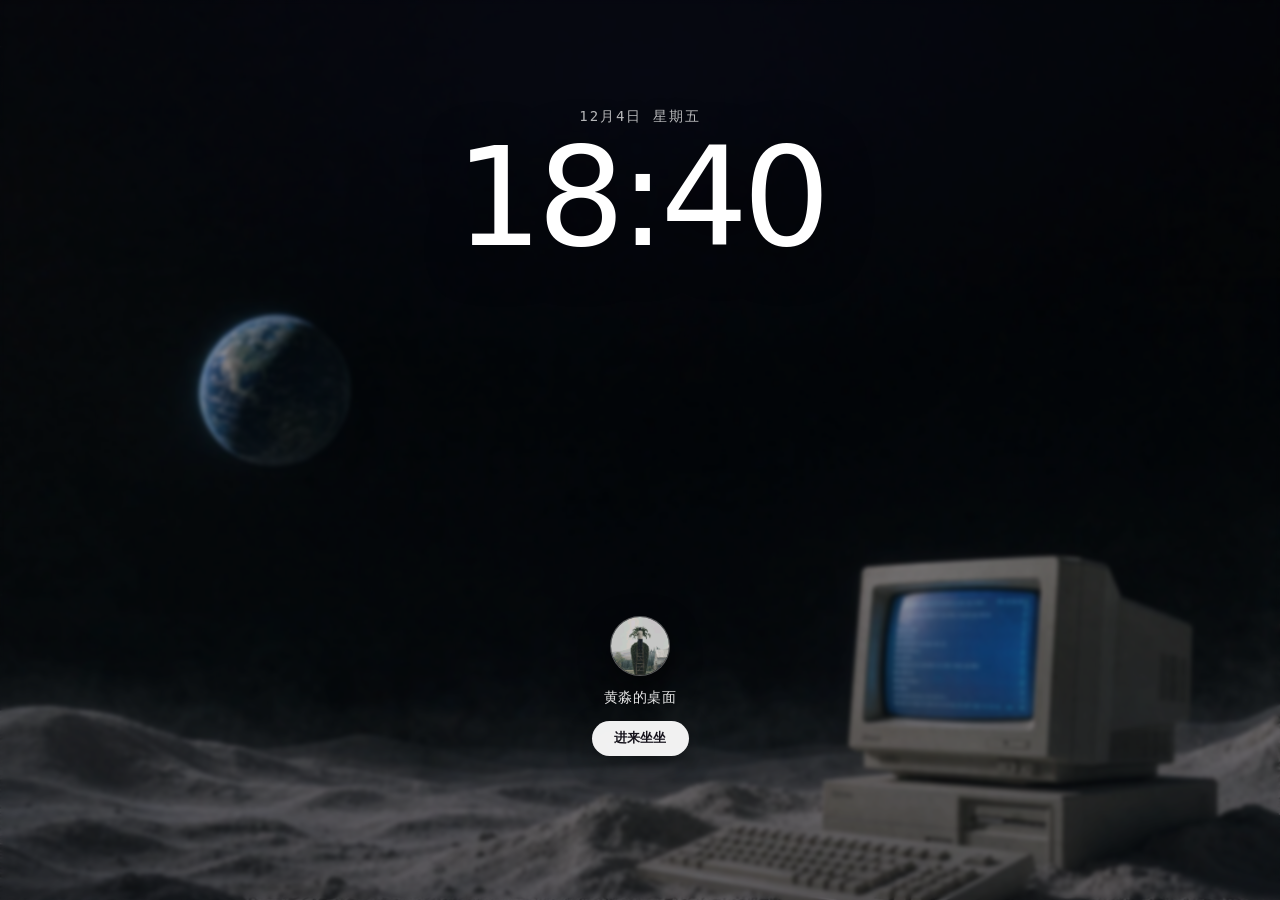
<file: index.html>
<!DOCTYPE html>
<html lang="zh-CN">
<head>
<meta charset="UTF-8">
<meta name="viewport" content="width=device-width, initial-scale=1.0, viewport-fit=cover">
<title>黄淼 OS</title>
<meta name="description" content="黄淼的桌面：两间住过的房子（点云还原，能走进去）、21 件视频作品、名片。">
<meta name="theme-color" content="#07070b">
<link rel="icon" href="/favicon-32.png" sizes="32x32" type="image/png">
<link rel="apple-touch-icon" href="/favicon-180.png">
<link rel="stylesheet" href="os/os.css?v=20261124">
</head>
<body>

<!-- ============ 图标 ============ -->
<!-- build: icons-real -->
<svg width="0" height="0" style="position:absolute" aria-hidden="true"><defs>
  <!-- ===== 全局：iOS squircle 形状 / 边缘光 / 玻璃 ===== -->
  <path id="sqPath" d="M94.50 48.00 L94.50 57.21 L94.49 60.15 L94.47 62.29 L94.45 64.03 L94.43 65.52 L94.40 66.84 L94.36 68.04 L94.32 69.13 L94.27 70.14 L94.22 71.08 L94.16 71.97 L94.09 72.81 L94.02 73.60 L93.94 74.36 L93.86 75.08 L93.77 75.77 L93.68 76.43 L93.58 77.07 L93.47 77.68 L93.36 78.27 L93.24 78.84 L93.11 79.40 L92.98 79.93 L92.85 80.45 L92.71 80.95 L92.56 81.43 L92.40 81.91 L92.24 82.36 L92.07 82.81 L91.90 83.24 L91.72 83.66 L91.53 84.07 L91.34 84.47 L91.14 84.85 L90.93 85.23 L90.72 85.60 L90.50 85.95 L90.27 86.30 L90.04 86.64 L89.80 86.97 L89.55 87.29 L89.29 87.60 L89.03 87.90 L88.76 88.19 L88.48 88.48 L88.19 88.76 L87.90 89.03 L87.60 89.29 L87.29 89.55 L86.97 89.80 L86.64 90.04 L86.30 90.27 L85.95 90.50 L85.60 90.72 L85.23 90.93 L84.85 91.14 L84.47 91.34 L84.07 91.53 L83.66 91.72 L83.24 91.90 L82.81 92.07 L82.36 92.24 L81.91 92.40 L81.43 92.56 L80.95 92.71 L80.45 92.85 L79.93 92.98 L79.40 93.11 L78.84 93.24 L78.27 93.36 L77.68 93.47 L77.07 93.58 L76.43 93.68 L75.77 93.77 L75.08 93.86 L74.36 93.94 L73.60 94.02 L72.81 94.09 L71.97 94.16 L71.08 94.22 L70.14 94.27 L69.13 94.32 L68.04 94.36 L66.84 94.40 L65.52 94.43 L64.03 94.45 L62.29 94.47 L60.15 94.49 L57.21 94.50 L48.00 94.50 L38.79 94.50 L35.85 94.49 L33.71 94.47 L31.97 94.45 L30.48 94.43 L29.16 94.40 L27.96 94.36 L26.87 94.32 L25.86 94.27 L24.92 94.22 L24.03 94.16 L23.19 94.09 L22.40 94.02 L21.64 93.94 L20.92 93.86 L20.23 93.77 L19.57 93.68 L18.93 93.58 L18.32 93.47 L17.73 93.36 L17.16 93.24 L16.60 93.11 L16.07 92.98 L15.55 92.85 L15.05 92.71 L14.57 92.56 L14.09 92.40 L13.64 92.24 L13.19 92.07 L12.76 91.90 L12.34 91.72 L11.93 91.53 L11.53 91.34 L11.15 91.14 L10.77 90.93 L10.40 90.72 L10.05 90.50 L9.70 90.27 L9.36 90.04 L9.03 89.80 L8.71 89.55 L8.40 89.29 L8.10 89.03 L7.81 88.76 L7.52 88.48 L7.24 88.19 L6.97 87.90 L6.71 87.60 L6.45 87.29 L6.20 86.97 L5.96 86.64 L5.73 86.30 L5.50 85.95 L5.28 85.60 L5.07 85.23 L4.86 84.85 L4.66 84.47 L4.47 84.07 L4.28 83.66 L4.10 83.24 L3.93 82.81 L3.76 82.36 L3.60 81.91 L3.44 81.43 L3.29 80.95 L3.15 80.45 L3.02 79.93 L2.89 79.40 L2.76 78.84 L2.64 78.27 L2.53 77.68 L2.42 77.07 L2.32 76.43 L2.23 75.77 L2.14 75.08 L2.06 74.36 L1.98 73.60 L1.91 72.81 L1.84 71.97 L1.78 71.08 L1.73 70.14 L1.68 69.13 L1.64 68.04 L1.60 66.84 L1.57 65.52 L1.55 64.03 L1.53 62.29 L1.51 60.15 L1.50 57.21 L1.50 48.00 L1.50 38.79 L1.51 35.85 L1.53 33.71 L1.55 31.97 L1.57 30.48 L1.60 29.16 L1.64 27.96 L1.68 26.87 L1.73 25.86 L1.78 24.92 L1.84 24.03 L1.91 23.19 L1.98 22.40 L2.06 21.64 L2.14 20.92 L2.23 20.23 L2.32 19.57 L2.42 18.93 L2.53 18.32 L2.64 17.73 L2.76 17.16 L2.89 16.60 L3.02 16.07 L3.15 15.55 L3.29 15.05 L3.44 14.57 L3.60 14.09 L3.76 13.64 L3.93 13.19 L4.10 12.76 L4.28 12.34 L4.47 11.93 L4.66 11.53 L4.86 11.15 L5.07 10.77 L5.28 10.40 L5.50 10.05 L5.73 9.70 L5.96 9.36 L6.20 9.03 L6.45 8.71 L6.71 8.40 L6.97 8.10 L7.24 7.81 L7.52 7.52 L7.81 7.24 L8.10 6.97 L8.40 6.71 L8.71 6.45 L9.03 6.20 L9.36 5.96 L9.70 5.73 L10.05 5.50 L10.40 5.28 L10.77 5.07 L11.15 4.86 L11.53 4.66 L11.93 4.47 L12.34 4.28 L12.76 4.10 L13.19 3.93 L13.64 3.76 L14.09 3.60 L14.57 3.44 L15.05 3.29 L15.55 3.15 L16.07 3.02 L16.60 2.89 L17.16 2.76 L17.73 2.64 L18.32 2.53 L18.93 2.42 L19.57 2.32 L20.23 2.23 L20.92 2.14 L21.64 2.06 L22.40 1.98 L23.19 1.91 L24.03 1.84 L24.92 1.78 L25.86 1.73 L26.87 1.68 L27.96 1.64 L29.16 1.60 L30.48 1.57 L31.97 1.55 L33.71 1.53 L35.85 1.51 L38.79 1.50 L48.00 1.50 L57.21 1.50 L60.15 1.51 L62.29 1.53 L64.03 1.55 L65.52 1.57 L66.84 1.60 L68.04 1.64 L69.13 1.68 L70.14 1.73 L71.08 1.78 L71.97 1.84 L72.81 1.91 L73.60 1.98 L74.36 2.06 L75.08 2.14 L75.77 2.23 L76.43 2.32 L77.07 2.42 L77.68 2.53 L78.27 2.64 L78.84 2.76 L79.40 2.89 L79.93 3.02 L80.45 3.15 L80.95 3.29 L81.43 3.44 L81.91 3.60 L82.36 3.76 L82.81 3.93 L83.24 4.10 L83.66 4.28 L84.07 4.47 L84.47 4.66 L84.85 4.86 L85.23 5.07 L85.60 5.28 L85.95 5.50 L86.30 5.73 L86.64 5.96 L86.97 6.20 L87.29 6.45 L87.60 6.71 L87.90 6.97 L88.19 7.24 L88.48 7.52 L88.76 7.81 L89.03 8.10 L89.29 8.40 L89.55 8.71 L89.80 9.03 L90.04 9.36 L90.27 9.70 L90.50 10.05 L90.72 10.40 L90.93 10.77 L91.14 11.15 L91.34 11.53 L91.53 11.93 L91.72 12.34 L91.90 12.76 L92.07 13.19 L92.24 13.64 L92.40 14.09 L92.56 14.57 L92.71 15.05 L92.85 15.55 L92.98 16.07 L93.11 16.60 L93.24 17.16 L93.36 17.73 L93.47 18.32 L93.58 18.93 L93.68 19.57 L93.77 20.23 L93.86 20.92 L93.94 21.64 L94.02 22.40 L94.09 23.19 L94.16 24.03 L94.22 24.92 L94.27 25.86 L94.32 26.87 L94.36 27.96 L94.40 29.16 L94.43 30.48 L94.45 31.97 L94.47 33.71 L94.49 35.85 L94.50 38.79 Z"/>
  <clipPath id="sqClip"><use href="#sqPath"/></clipPath>
  <linearGradient id="edgeLight" x1="0" y1="0" x2="0" y2="1">
    <stop offset="0" stop-color="#fff" stop-opacity=".78"/>
    <stop offset=".28" stop-color="#fff" stop-opacity=".20"/>
    <stop offset=".72" stop-color="#fff" stop-opacity=".12"/>
    <stop offset="1" stop-color="#fff" stop-opacity=".34"/>
  </linearGradient>
  <linearGradient id="glassTop" x1="0" y1="0" x2="0" y2="1">
    <stop offset="0" stop-color="#fff" stop-opacity=".38"/>
    <stop offset=".2" stop-color="#fff" stop-opacity=".07"/>
    <stop offset=".42" stop-color="#fff" stop-opacity="0"/>
  </linearGradient>
  <linearGradient id="shadeB" x1="0" y1="0" x2="0" y2="1">
    <stop offset=".38" stop-color="#000" stop-opacity="0"/>
    <stop offset="1" stop-color="#000" stop-opacity=".30"/>
  </linearGradient>
  <filter id="lift" x="-25%" y="-25%" width="150%" height="150%">
    <feDropShadow dx="0" dy="2.2" stdDeviation="1.9" flood-color="#000" flood-opacity=".38"/>
  </filter>
  <linearGradient id="bevel" x1="0" y1="0" x2="0" y2="1">
    <stop offset="0" stop-color="#000" stop-opacity="0"/>
    <stop offset=".55" stop-color="#000" stop-opacity="0"/>
    <stop offset="1" stop-color="#000" stop-opacity=".26"/>
  </linearGradient>
  <radialGradient id="sheen" cx=".5" cy=".1" r=".62">
    <stop offset="0" stop-color="#fff" stop-opacity=".5"/>
    <stop offset=".55" stop-color="#fff" stop-opacity=".12"/>
    <stop offset="1" stop-color="#fff" stop-opacity="0"/>
  </radialGradient>
  <radialGradient id="topGlow" cx=".5" cy="-.1" r=".95">
    <stop offset="0" stop-color="#fff" stop-opacity=".46"/>
    <stop offset=".5" stop-color="#fff" stop-opacity=".08"/>
    <stop offset="1" stop-color="#fff" stop-opacity="0"/>
  </radialGradient>
  <symbol id="ic-door" viewBox="0 0 24 24"><path d="M5 21V4a1 1 0 0 1 1-1h12a1 1 0 0 1 1 1v17"/><path d="M3 21h18"/><path d="M14.5 12v.01"/><path d="M8.5 3v18"/></symbol>
  <symbol id="ic-film" viewBox="0 0 24 24"><rect x="3" y="4" width="18" height="16" rx="2"/><path d="M7 4v16M17 4v16"/><path d="M3 9h4M3 15h4M17 9h4M17 15h4"/></symbol>
  <symbol id="ic-user" viewBox="0 0 24 24"><circle cx="12" cy="8.5" r="3.6"/><path d="M4.6 20.2a7.6 7.6 0 0 1 14.8 0"/></symbol>
  <symbol id="ic-mail" viewBox="0 0 24 24"><rect x="2.8" y="5" width="18.4" height="14" rx="2.4"/><path d="M4 7.2l8 5.4 8-5.4"/></symbol>
  <symbol id="ic-doc" viewBox="0 0 24 24"><path d="M6 3h7.6L19 8.4V21H6z"/><path d="M13.4 3v5.6H19"/><path d="M9 13h6M9 17h4"/></symbol>
  <symbol id="ic-spark" viewBox="0 0 24 24"><path d="M12 3l1.8 4.9L18.7 9.7l-4.9 1.8L12 16.4l-1.8-4.9L5.3 9.7l4.9-1.8z"/><path d="M18 15.5l.9 2.4 2.4.9-2.4.9-.9 2.4-.9-2.4-2.4-.9 2.4-.9z"/></symbol>
  <symbol id="ic-arrow" viewBox="0 0 24 24"><path d="M5 12h13"/><path d="M12.5 5.5L19 12l-6.5 6.5"/></symbol>
  <symbol id="ic-move" viewBox="0 0 24 24"><path d="M12 3v18M3 12h18"/><path d="M9 6l3-3 3 3M9 18l3 3 3-3M6 9l-3 3 3 3M18 9l3 3-3 3"/></symbol>
  <symbol id="ic-full" viewBox="0 0 24 24"><path d="M9 4H4v5M15 4h5v5M9 20H4v-5M15 20h5v-5"/></symbol>
  <symbol id="ic-out" viewBox="0 0 24 24"><path d="M14 4h6v6"/><path d="M20 4l-9 9"/><path d="M18 14v5a1 1 0 0 1-1 1H5a1 1 0 0 1-1-1V7a1 1 0 0 1 1-1h5"/></symbol>
  <symbol id="ic-github" viewBox="0 0 24 24"><path d="M9 19.5c-4 1.2-4-2-5.5-2.5M15 21v-3.4a3 3 0 0 0-.8-2.3c2.6-.3 5.3-1.3 5.3-5.8a4.5 4.5 0 0 0-1.2-3.1 4.2 4.2 0 0 0-.1-3.1s-1-.3-3.3 1.2a11.4 11.4 0 0 0-6 0C6.6 3 5.6 3.3 5.6 3.3a4.2 4.2 0 0 0-.1 3.1A4.5 4.5 0 0 0 4.3 9.5c0 4.5 2.7 5.5 5.3 5.8a3 3 0 0 0-.8 2.3V21"/></symbol>
  <symbol id="ic-wifi" viewBox="0 0 24 24"><path d="M2.5 8.5a15 15 0 0 1 19 0"/><path d="M6 12.5a10 10 0 0 1 12 0"/><path d="M9.4 16.3a5 5 0 0 1 5.2 0"/><path d="M12 20h.01"/></symbol>
  <symbol id="ic-batt" viewBox="0 0 26 13"><rect x=".8" y=".8" width="20" height="11.4" rx="3"/><rect x="2.6" y="2.6" width="14" height="7.8" rx="1.6" fill="currentColor" stroke="none"/><path d="M23 4.4v4.2" stroke-width="2.4"/></symbol>


  <!-- ===== App 图标：squircle + 分层插画 ===== -->
    <symbol id="ap-prompts" viewBox="0 0 96 96">
    <g fill="#FFFFFF">
      <path d="M40 20 46.6 41.4 68 48 46.6 54.6 40 76 33.4 54.6 12 48 33.4 41.4z" fill-opacity=".97"/>
      <path d="M70 18 72.6 26.4 81 29 72.6 31.6 70 40 67.4 31.6 59 29 67.4 26.4z" fill-opacity=".82"/>
      <path d="M70 58 71.9 63.1 77 65 71.9 66.9 70 72 68.1 66.9 63 65 68.1 63.1z" fill-opacity=".66"/>
    </g>
  </symbol>

    <symbol id="ap-upmiao" viewBox="0 0 96 96">
    <g fill="none" stroke="#FFFFFF" stroke-width="3.6" stroke-linecap="round" stroke-linejoin="round">
      <rect x="23" y="26" width="44" height="44" rx="9"/>
      <path d="M25.5 62 38 49.5l8.5 8.5 5.5-5.5 12 12"/>
      <circle cx="37.5" cy="39.5" r="3.4" fill="#FFFFFF" stroke="none"/>
    </g>
    <g fill="#FFFFFF">
      <path d="M72 22 74.4 29.1 81 31.5 74.4 33.9 72 41 69.6 33.9 63 31.5 69.6 29.1z" fill-opacity=".95"/>
      <path d="M72 56 73.7 60.8 78.5 62.5 73.7 64.2 72 69 70.3 64.2 65.5 62.5 70.3 60.8z" fill-opacity=".7"/>
    </g>
  </symbol>

    <symbol id="ap-github" viewBox="0 0 96 96">
    <g transform="translate(23,23) scale(2.08)" fill="none" stroke="#FFFFFF" stroke-width="1.45"
       stroke-linecap="round" stroke-linejoin="round">
      <path d="M9 19.5c-4 1.2-4-2-5.5-2.5M15 21v-3.4a3 3 0 0 0-.8-2.3c2.6-.3 5.3-1.3 5.3-5.8a4.5 4.5 0 0 0-1.2-3.1 4.2 4.2 0 0 0-.1-3.1s-1-.3-3.3 1.2a11.4 11.4 0 0 0-6 0C6.6 3 5.6 3.3 5.6 3.3a4.2 4.2 0 0 0-.1 3.1A4.5 4.5 0 0 0 4.3 9.5c0 4.5 2.7 5.5 5.3 5.8a3 3 0 0 0-.8 2.3V21"/>
    </g>
  </symbol>
</defs></svg>

<div class="wall"><div class="wall-img"></div><div class="wall-tint"></div><div class="wall-grain"></div></div>

<!-- ============ 锁屏 ============ -->
<div class="lock" id="lock">
  <div class="lock-date" id="lockDate">—</div>
  <div class="lock-time" id="lockTime">--:--</div>
  <div class="lock-user">
    <img class="lock-av" src="avatar.png" alt="">
    <span class="lock-name">黄淼的桌面</span>
    <button class="lock-enter" id="lockEnter" type="button">进来坐坐</button>
  </div>
</div>

<!-- ============ 菜单栏 ============ -->
<header class="menubar" id="menubar">
  <button class="mb-brand" id="mbBrand" type="button" title="关于这台机器">
    <svg class="mb-mk" viewBox="0 0 24 24" aria-hidden="true"><path d="M12 2.2c0 0-6.5 7.3-6.5 11.6a6.5 6.5 0 1 0 13 0C18.5 9.5 12 2.2 12 2.2z"/></svg>
    <span class="mb-nm">黄淼 OS</span>
  </button>
  <button class="mb-item" data-menu="file" type="button">文件</button>
  <button class="mb-item" data-menu="edit" type="button">编辑</button>
  <button class="mb-item" data-menu="view" type="button">显示</button>
  <button class="mb-item" data-menu="go" type="button">前往</button>
  <button class="mb-item" data-menu="help" type="button">帮助</button>
  <span class="mb-sp"></span>
  <span class="mb-st">
    <svg viewBox="0 0 24 24" style="width:15px;height:15px;fill:none;stroke:currentColor;stroke-width:1.6;stroke-linecap:round"><use href="#ic-wifi"/></svg>
    <svg viewBox="0 0 26 13" style="width:24px;height:12px;fill:none;stroke:currentColor;stroke-width:1.1"><use href="#ic-batt"/></svg>
  </span>
  <span class="mb-clock" id="mbClock">--</span>
</header>

<!-- ============ 桌面 ============ -->
<main class="desktop" id="desktop">
  <div class="desk-icons">
    <button class="desk-ic" data-open="rooms" type="button">
      <span class="art"><img src="os/icons/finder.png" alt=""></span>
      <span class="lb">我的房间</span>
    </button>
    <button class="desk-ic" data-open="works" type="button">
      <span class="art"><img src="os/icons/quicktime-player.png" alt=""></span>
      <span class="lb">我的作品</span>
    </button>
    <button class="desk-ic" data-open="readme" type="button">
      <span class="art"><img src="os/icons/terminal.png" alt=""></span>
      <span class="lb">说明.txt</span>
    </button>
    <button class="desk-ic" data-open="contact" type="button">
      <span class="art"><img src="os/icons/safari.png" alt=""></span>
      <span class="lb">联系我</span>
    </button>
  </div>
  <div class="desk-hint" id="deskHint">点一下图标就打开 · 窗口可以拖、可以拉大</div>
</main>

<!-- ============ Dock ============ -->
<nav class="dock" id="dock">
  <button class="dock-item" data-app="rooms" type="button">
    <span class="tip">我的房间</span>
    <span class="di"><img src="os/icons/finder.png" alt=""></span>
    <span class="dot"></span>
  </button>
  <button class="dock-item" data-app="works" type="button">
    <span class="tip">我的作品</span>
    <span class="di"><img src="os/icons/quicktime-player.png" alt=""></span>
    <span class="dot"></span>
  </button>
  <button class="dock-item" data-app="about" type="button">
    <span class="tip">关于我</span>
    <span class="di"><img src="os/icons/contacts.png" alt=""></span>
    <span class="dot"></span>
  </button>
  <button class="dock-item" data-app="contact" type="button">
    <span class="tip">联系</span>
    <span class="di"><img src="os/icons/safari.png" alt=""></span>
    <span class="dot"></span>
  </button>
  <span class="dock-sep"></span>
  <a class="dock-item" href="prompts/" target="_blank" rel="noopener">
    <span class="tip">提示词库</span>
    <span class="di ext"><svg viewBox="0 0 96 96"><use href="#ap-prompts"/></svg></span>
  </a>
  <a class="dock-item" href="https://upmiao.com" target="_blank" rel="noopener">
    <span class="tip">upmiao.com</span>
    <span class="di ext"><svg viewBox="0 0 96 96"><use href="#ap-upmiao"/></svg></span>
  </a>
  <a class="dock-item" href="https://github.com/Ss-miao" target="_blank" rel="noopener">
    <span class="tip">GitHub</span>
    <span class="di ext"><svg viewBox="0 0 96 96"><use href="#ap-github"/></svg></span>
  </a>
</nav>

<script src="os/data.js?v=20261124"></script>
<script src="os/wm.js?v=20261124"></script>
<script src="os/apps.js?v=20261124"></script>
<script>
(function(){
  var $=function(s){return document.querySelector(s)};
  var two=function(n){return (n<10?'0':'')+n};

  /* ---- 时钟 ---- */
  var MOB = matchMedia('(max-width:760px)').matches;
  function tick(){
    var d=new Date(), wd='日一二三四五六'[d.getDay()];
    $('#lockTime').textContent=two(d.getHours())+':'+two(d.getMinutes());
    $('#lockDate').textContent=(d.getMonth()+1)+'月'+d.getDate()+'日 星期'+wd;
    $('#mbClock').textContent = MOB
      ? two(d.getHours())+':'+two(d.getMinutes())
      : (d.getMonth()+1)+'月'+d.getDate()+'日 周'+wd+' '+two(d.getHours())+':'+two(d.getMinutes());
  }
  tick(); setInterval(tick,10000);

  /* 手机上「拖、拉大」不成立，换成铺满的说明；顺手把小字提示露出来当引导 */
  if(MOB){
    var dh=$('#deskHint');
    if(dh) dh.textContent='点一下图标，窗口会铺满整块屏幕';
  }

  /* ---- 解锁 ---- */
  var lock=$('#lock'), unlocked=false;
  function unlock(){
    if(unlocked) return; unlocked=true;
    lock.classList.add('out');
    document.body.classList.add('in');
    setTimeout(function(){ if(lock.parentNode) lock.parentNode.removeChild(lock); },700);
  }
  $('#lockEnter').addEventListener('click',unlock);
  document.addEventListener('keydown',function(e){
    if(!unlocked && (e.key==='Enter'||e.key===' ')){ e.preventDefault(); unlock(); }
  });

  /* ---- 打开程序 ---- */
  document.addEventListener('click',function(e){
    var t=e.target.closest('.desk-ic[data-open]');
    if(t){ unlock(); window.OS_APPS.open(t.dataset.open); return; }
    var d=e.target.closest('.dock-item[data-app]');
    if(d){ unlock(); window.OS_APPS.open(d.dataset.app); }
  });
  $('#mbBrand').addEventListener('click',function(){ unlock(); window.OS_APPS.open('about'); });

  /* ---- 菜单栏：文件 / 编辑 / 显示 / 前往 / 帮助 ---- */
  var bar=$('#menubar'), openKey=null, pops={};

  function topWin(){
    var w=[].slice.call(document.querySelectorAll('.window'));
    if(!w.length) return null;
    w.sort(function(a,b){ return (+b.style.zIndex||0)-(+a.style.zIndex||0); });
    return w[0];
  }
  function closeTop(){ var w=topWin(); if(w) window.OS_WM.close(w.dataset.app); }
  function closeAll(){ [].forEach.call(document.querySelectorAll('.window'),function(w){ window.OS_WM.close(w.dataset.app); }); }
  function copyTxt(s){
    if(navigator.clipboard && navigator.clipboard.writeText){ navigator.clipboard.writeText(s).catch(function(){}); return; }
    var ta=document.createElement('textarea'); ta.value=s; ta.style.position='fixed'; ta.style.opacity='0';
    document.body.appendChild(ta); ta.select(); try{ document.execCommand('copy'); }catch(_){}
    document.body.removeChild(ta);
  }
  function toggleFull(){
    var d=document.documentElement;
    if(!document.fullscreenElement){ if(d.requestFullscreen) d.requestFullscreen().catch(function(){}); }
    else if(document.exitFullscreen) document.exitFullscreen();
  }

  var ACT={
    rooms:function(){ window.OS_APPS.open('rooms'); },
    works:function(){ window.OS_APPS.open('works'); },
    readme:function(){ window.OS_APPS.open('readme'); },
    about:function(){ window.OS_APPS.open('about'); },
    contact:function(){ window.OS_APPS.open('contact'); },
    closeTop:closeTop,
    desk:closeAll,
    full:toggleFull,
    mail:function(){ copyTxt('hm3227513340@qq.com'); },
    phone:function(){ copyTxt('13216765200'); },
    url:function(){ copyTxt('https://ss-miao.github.io'); }
  };

  var MENU={
    file:[
      {t:'打开我的房间',k:'⌘ 1',act:'rooms'},
      {t:'打开我的作品',k:'⌘ 2',act:'works'},
      {sep:1},
      {t:'说明.txt',act:'readme'},
      {sep:1},
      {t:'关闭窗口',k:'⌘ W',act:'closeTop'}
    ],
    edit:[
      {t:'复制邮箱',act:'mail'},
      {t:'复制电话',act:'phone'},
      {t:'复制本站地址',act:'url'},
      {sep:1},
      {t:'拷贝选中文字',k:'⌘ C',dis:1}
    ],
    view:[
      {t:'回到桌面',k:'⌘ D',act:'desk'},
      {t:'全屏',k:'⌃ ⌘ F',act:'full'},
      {sep:1},
      {t:'按窗口排列',dis:1}
    ],
    go:[
      {t:'我的房间',act:'rooms'},
      {t:'我的作品',act:'works'},
      {t:'联系',act:'contact'},
      {sep:1},
      {t:'提示词库',href:'prompts/'},
      {t:'upmiao.com',href:'https://upmiao.com'},
      {t:'GitHub',href:'https://github.com/Ss-miao'}
    ],
    help:[
      {t:'说明.txt',act:'readme'},
      {t:'关于这台机器',act:'about'},
      {sep:1},
      {t:'长页版简历',href:'index.long.html'}
    ]
  };

  Object.keys(MENU).forEach(function(key){
    var pop=document.createElement('div');
    pop.className='mb-pop'; pop.setAttribute('data-pop',key);
    pop.innerHTML=MENU[key].map(function(it){
      if(it.sep) return '<i></i>';
      if(it.href) return '<a href="'+it.href+'"'+(it.href.indexOf('http')===0?' target="_blank" rel="noopener"':'')+'>'+
        '<b>'+it.t+'</b><em>↗</em></a>';
      return '<button type="button"'+(it.dis?' class="dis"':'')+' data-act="'+it.act+'">'+
        '<b>'+it.t+'</b>'+(it.k?'<kbd>'+it.k+'</kbd>':'')+'</button>';
    }).join('');
    document.body.appendChild(pop);
    pops[key]=pop;
    pop.addEventListener('click',function(e){
      var b=e.target.closest('[data-act]');
      if(!b) return;
      closeMenu();
      if(ACT[b.dataset.act]) ACT[b.dataset.act]();
    });
  });

  function openMenu(key){
    openKey=key;
    var btn=document.querySelector('.mb-item[data-menu="'+key+'"]');
    if(!btn) return;
    Object.keys(pops).forEach(function(k){ pops[k].classList.toggle('open',k===key); });
    [].forEach.call(document.querySelectorAll('.mb-item'),function(b){ b.classList.toggle('on',b.dataset.menu===key); });
    var p=pops[key], r=btn.getBoundingClientRect();
    p.style.left=Math.max(8,Math.min(r.left-5, innerWidth-p.offsetWidth-8))+'px';
    p.style.top=(bar.offsetHeight+2)+'px';
  }
  function closeMenu(){
    openKey=null;
    Object.keys(pops).forEach(function(k){ pops[k].classList.remove('open'); });
    [].forEach.call(document.querySelectorAll('.mb-item'),function(b){ b.classList.remove('on'); });
  }

  [].forEach.call(document.querySelectorAll('.mb-item'),function(b){
    b.addEventListener('click',function(e){
      e.stopPropagation();
      if(openKey===b.dataset.menu) closeMenu(); else openMenu(b.dataset.menu);
    });
    b.addEventListener('mouseenter',function(){
      if(openKey && openKey!==b.dataset.menu) openMenu(b.dataset.menu);
    });
  });
  document.addEventListener('click',function(e){ if(openKey && !e.target.closest('.mb-pop,.mb-item')) closeMenu(); });

  /* ---- 快捷键 ---- */
  document.addEventListener('keydown',function(e){
    var mod=e.metaKey||e.ctrlKey;
    if(e.key==='Escape' && openKey){ closeMenu(); return; }
    if(mod && (e.key==='w'||e.key==='W')){ e.preventDefault(); closeTop(); return; }
    if(mod && (e.key==='d'||e.key==='D')){ e.preventDefault(); closeAll(); return; }
    if(mod && e.key==='1'){ e.preventDefault(); window.OS_APPS.open('rooms'); return; }
    if(mod && e.key==='2'){ e.preventDefault(); window.OS_APPS.open('works'); }
  });

  /* ---- Esc 关掉最上面那个窗口 ---- */
  document.addEventListener('keydown',function(e){
    if(e.key!=='Escape') return;
    var wins=[].slice.call(document.querySelectorAll('.window'));
    if(!wins.length) return;
    wins.sort(function(a,b){ return (+b.style.zIndex||0)-(+a.style.zIndex||0); });
    window.OS_WM.close(wins[0].dataset.app);
  });

  /* ---- Dock 倒影：把图标镜像一份压在下面，靠遮罩渐隐 ---- */
  document.querySelectorAll('.dock-item .di').forEach(function(di){
    var el=di.querySelector('img,svg'); if(!el) return;
    var rx=document.createElement('span');
    rx.className='rx';
    rx.appendChild(el.cloneNode(true));
    di.parentNode.appendChild(rx);
  });

  /* ---- 手机上别让长按弹菜单 ---- */
  document.addEventListener('contextmenu',function(e){
    if(e.target.closest('.desk-ic,.dock-item,.rm-card')) e.preventDefault();
  });
})();
</script>
</body>
</html>
</file>
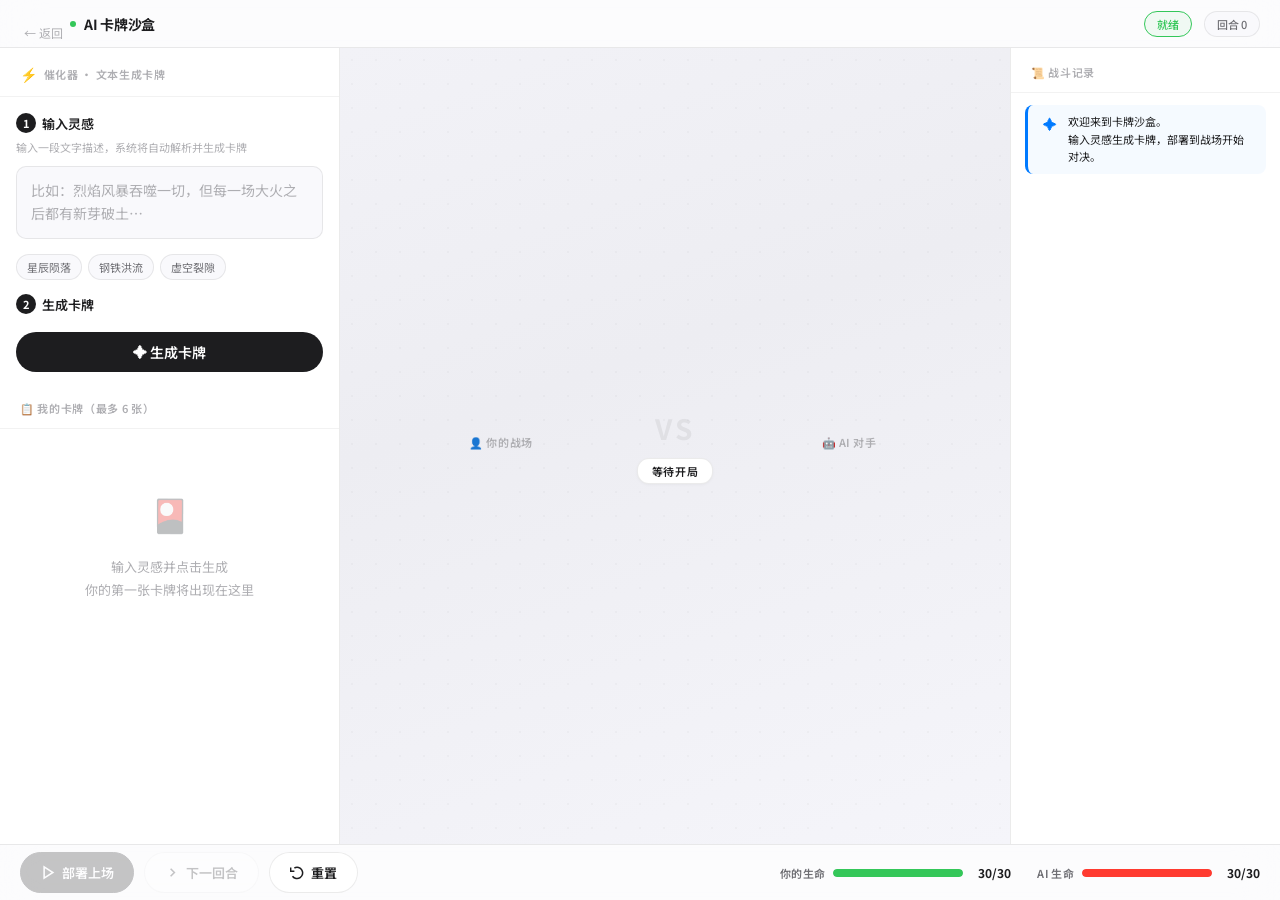
<file: ai-card-sandbox/index.html>
<!DOCTYPE html>
<html lang="zh-CN">
<head>
<meta charset="UTF-8">
<meta name="viewport" content="width=device-width, initial-scale=1.0, user-scalable=no">
<title>AI 卡牌沙盒</title>
<style>
@import url('https://fonts.googleapis.com/css2?family=Noto+Sans+SC:wght@400;500;600;700&display=swap');
*,*::before,*::after{margin:0;padding:0;box-sizing:border-box}
:root{
    --bg:#F2F2F7;--surface:#FFFFFF;--surface2:#F9F9FC;--border:rgba(0,0,0,0.08);--border2:rgba(0,0,0,0.05);
    --text:#1D1D1F;--text2:#6E6E73;--text3:#AEAEB2;
    --red:#FF3B30;--blue:#007AFF;--green:#34C759;--orange:#FF9500;--purple:#AF52DE;--gold:#FFB800;
    --shadow-sm:0 1px 3px rgba(0,0,0,.04);--shadow:0 4px 16px rgba(0,0,0,.06);--shadow-lg:0 8px 32px rgba(0,0,0,.08);
    --radius:14px;--radius-sm:10px;
}
html,body{background:var(--bg);color:var(--text);font-family:-apple-system,BlinkMacSystemFont,'Noto Sans SC','PingFang SC',sans-serif;height:100%;overflow:hidden;-webkit-font-smoothing:antialiased}
.back-link{position:fixed;top:24px;left:24px;z-index:100;font-size:12px;color:var(--text3);text-decoration:none;transition:color .4s}
.back-link:hover{color:var(--text2)}
.app{display:flex;flex-direction:column;height:100vh}

/* Toolbar */
.toolbar{flex-shrink:0;height:48px;background:rgba(255,255,255,.72);backdrop-filter:blur(20px);-webkit-backdrop-filter:blur(20px);border-bottom:1px solid var(--border);display:flex;align-items:center;padding:0 20px;gap:12px;z-index:20}
.toolbar-title{font-size:14px;font-weight:700;letter-spacing:-.02em;margin-right:auto;margin-left:50px;display:flex;align-items:center;gap:8px}
.toolbar-dot{width:6px;height:6px;border-radius:50%;background:var(--green);display:inline-block;animation:dotPulse 2s ease-in-out infinite}
@keyframes dotPulse{0%,100%{opacity:.4;transform:scale(1)}50%{opacity:1;transform:scale(1.6)}}
.tool-badge{font-size:11px;padding:4px 12px;border-radius:20px;background:var(--surface2);border:1px solid var(--border);color:var(--text2);font-weight:500}
.tool-badge.active{border-color:var(--green);color:var(--green);background:rgba(52,199,89,.06)}

/* Main Layout */
.main-layout{flex:1;display:flex;overflow:hidden}

/* Panel shared */
.panel-header{padding:16px 20px 12px;font-size:11px;font-weight:600;color:var(--text3);letter-spacing:.06em;border-bottom:1px solid var(--border2);display:flex;align-items:center;gap:6px;flex-shrink:0}
.panel-header .ph-icon{font-size:14px}

/* Left: Generator */
.left-panel{width:340px;flex-shrink:0;background:var(--surface);border-right:1px solid var(--border);display:flex;flex-direction:column;overflow:hidden}
.gen-section{padding:16px 16px 12px;flex-shrink:0}
.gen-label{font-size:13px;font-weight:600;color:var(--text);margin-bottom:6px;display:flex;align-items:center;gap:6px}
.gen-label .gl-step{width:20px;height:20px;border-radius:50%;background:var(--text);color:#FFF;font-size:11px;font-weight:700;display:flex;align-items:center;justify-content:center;flex-shrink:0}
.gen-hint{font-size:11px;color:var(--text3);margin-bottom:10px;line-height:1.5}
.gen-input{width:100%;min-height:72px;background:var(--surface2);border:1px solid var(--border);border-radius:var(--radius-sm);color:var(--text);font-family:inherit;font-size:14px;padding:12px 14px;resize:none;outline:none;transition:all .25s;line-height:1.7}
.gen-input:focus{border-color:var(--blue);box-shadow:0 0 0 3px rgba(0,122,255,.08);background:#FFF}
.gen-input::placeholder{color:var(--text3)}

.examples-row{display:flex;flex-wrap:wrap;gap:6px;margin-top:10px}
.example-tag{font-size:11px;padding:4px 10px;border-radius:16px;background:var(--surface2);border:1px solid var(--border);color:var(--text2);cursor:pointer;transition:all .2s;white-space:nowrap}
.example-tag:hover{border-color:var(--blue);color:var(--blue);background:rgba(0,122,255,.04)}
.gen-btn{margin-top:12px;width:100%;padding:10px;background:var(--text);color:#FFF;border:none;border-radius:22px;font-size:14px;font-weight:600;font-family:inherit;cursor:pointer;transition:all .25s;letter-spacing:-.01em}
.gen-btn:hover{background:#333;transform:translateY(-1px);box-shadow:var(--shadow-lg)}
.gen-btn:disabled{opacity:.3;pointer-events:none;transform:none}

.card-preview-list{flex:1;overflow-y:auto;padding:8px 16px;scrollbar-width:none;display:flex;flex-direction:column;gap:8px}
.card-preview-list::-webkit-scrollbar{display:none}

.mini-card{background:var(--surface);border:1px solid var(--border);border-radius:var(--radius-sm);padding:12px 14px;cursor:pointer;transition:all .2s;position:relative;box-shadow:var(--shadow-sm)}
.mini-card:hover{border-color:var(--blue);box-shadow:var(--shadow);transform:translateY(-1px)}
.mini-card.selected{border-color:var(--blue);box-shadow:0 0 0 2px rgba(0,122,255,.12)}
.mini-card-header{display:flex;align-items:center;justify-content:space-between;margin-bottom:8px}
.mini-card-name{font-size:13px;font-weight:600;line-height:1.3}
.mini-card-ability{font-size:11px;color:var(--text3);margin-top:4px;line-height:1.4}
.mini-card-stats{display:flex;gap:0}
.mini-stat{font-size:10px;padding:3px 8px;border-radius:6px;background:var(--surface2);font-weight:600;margin-right:6px}
.mini-stat.攻{color:var(--red)}.mini-stat.防{color:var(--blue)}.mini-stat.费{color:var(--orange)}

.empty-hint{text-align:center;padding:48px 20px;color:var(--text3);font-size:13px;line-height:1.8}
.empty-hint .eh-icon{font-size:32px;margin-bottom:12px;opacity:.4}

/* Center: Battle */
.center-panel{flex:1;position:relative;overflow:hidden;background:linear-gradient(160deg,#F2F2F7 0%,#EDEDF2 40%,#F5F5FA 100%)}
.bg-pattern{position:absolute;inset:0;opacity:.03;background-image:radial-gradient(circle,var(--text) 1px,transparent 1px);background-size:24px 24px;pointer-events:none}

.battle-canvas{position:absolute;inset:0;z-index:1;pointer-events:none}
.battle-zone{position:absolute;inset:0;z-index:2;display:flex;align-items:center;justify-content:space-between;padding:0 32px;pointer-events:none}
.battle-side{display:flex;flex-direction:column;gap:20px;align-items:center;flex:1}
.side-label{font-size:11px;font-weight:600;color:var(--text3);letter-spacing:.05em;margin-bottom:8px}
.side-hp{font-size:10px;color:var(--text2);margin-top:-12px}

/* Battle Card */
.battle-card-wrap{pointer-events:auto;position:relative;transition:transform .3s cubic-bezier(.34,1.56,.64,1)}
.battle-card-wrap:hover{transform:translateY(-6px)}
.battle-card-wrap.active{transform:translateY(-10px);z-index:5}
.battle-card-wrap.victim{animation:cardHit .5s ease}
@keyframes cardHit{0%,100%{transform:translateY(-6px)}20%{transform:translateX(6px)}40%{transform:translateX(-4px)}60%{transform:translateX(2px)}}

.battle-card{width:148px;height:210px;position:relative}
.card-outer{position:absolute;inset:0;border-radius:var(--radius);overflow:visible}
.card-body{position:absolute;inset:2px;border-radius:12px;overflow:hidden;background:#FFF;border:1px solid var(--border)}
.card-shine{position:absolute;inset:0;border-radius:12px;background:linear-gradient(145deg,rgba(255,255,255,.5) 0%,transparent 40%,rgba(255,255,255,.3) 100%);pointer-events:none;z-index:3}
.card-color-strip{position:absolute;top:0;left:0;right:0;height:42px;border-radius:12px 12px 0 0;z-index:0;transition:background .4s}
.card-header-line{position:absolute;top:8px;left:10px;right:10px;display:flex;align-items:center;justify-content:space-between;z-index:2}
.card-name-display{font-size:10px;font-weight:700;text-shadow:0 1px 2px rgba(0,0,0,.1)}
.card-cost-badge{width:22px;height:22px;border-radius:50%;background:rgba(255,255,255,.9);display:flex;align-items:center;justify-content:center;font-size:12px;font-weight:700;box-shadow:0 2px 6px rgba(0,0,0,.08)}
.card-art-zone{position:absolute;top:40px;left:8px;right:8px;bottom:56px;display:flex;align-items:center;justify-content:center;overflow:hidden;z-index:1}
.card-art-zone svg{width:80%;height:80%}
.card-info-bar{position:absolute;bottom:30px;left:8px;right:8px;display:flex;gap:6px;z-index:2}
.card-stat-box{flex:1;text-align:center;border-radius:6px;padding:4px 0;background:rgba(0,0,0,.03)}
.card-stat-box .sv{font-size:15px;font-weight:700;line-height:1}
.card-stat-box .sl{font-size:8px;color:var(--text3);margin-top:1px}
.card-ability-tag{position:absolute;bottom:8px;left:10px;right:10px;font-size:9px;text-align:center;z-index:2;color:var(--text3);white-space:nowrap;overflow:hidden;text-overflow:ellipsis}

.card-border-glow{position:absolute;inset:-2px;border-radius:16px;opacity:0;transition:opacity .4s;pointer-events:none}
.battle-card-wrap.active .card-border-glow{opacity:1}

/* VS */
.vs-center{display:flex;flex-direction:column;align-items:center;gap:10px;pointer-events:none;min-width:90px}
.vs-divider-text{font-size:28px;font-weight:700;color:rgba(0,0,0,.06);letter-spacing:.1em}
.vs-turn-text{font-size:11px;font-weight:600;letter-spacing:.05em;padding:4px 14px;border-radius:12px;background:var(--surface);border:1px solid var(--border);box-shadow:var(--shadow-sm)}

/* Right panel */
.right-panel{width:270px;flex-shrink:0;background:var(--surface);border-left:1px solid var(--border);display:flex;flex-direction:column}
.battle-log{flex:1;overflow-y:auto;padding:12px 14px;scrollbar-width:none;display:flex;flex-direction:column;gap:6px}
.battle-log::-webkit-scrollbar{display:none}
.log-entry{font-size:11px;padding:8px 12px;border-radius:8px;background:var(--surface2);line-height:1.6;animation:logIn .35s ease;display:flex;gap:8px}
@keyframes logIn{from{opacity:0;transform:translateY(-8px)}to{opacity:1;transform:translateY(0)}}
.log-icon{font-size:14px;flex-shrink:0;width:20px;text-align:center}
.log-entry.伤害 .log-icon{color:var(--red)}.log-entry.治疗 .log-icon{color:var(--green)}.log-entry.系统 .log-icon{color:var(--blue)}.log-entry.回合 .log-icon{color:var(--orange)}
.log-entry.伤害{background:rgba(255,59,48,.04);border-left:3px solid var(--red)}
.log-entry.治疗{background:rgba(52,199,89,.04);border-left:3px solid var(--green)}
.log-entry.系统{background:rgba(0,122,255,.04);border-left:3px solid var(--blue)}
.log-entry.回合{background:rgba(255,149,0,.04);border-left:3px solid var(--orange)}

/* Control bar */
.control-bar{height:56px;background:rgba(255,255,255,.72);backdrop-filter:blur(20px);-webkit-backdrop-filter:blur(20px);border-top:1px solid var(--border);display:flex;align-items:center;padding:0 20px;gap:10px}
.ctrl-btn{padding:10px 20px;border-radius:22px;border:1px solid var(--border);background:var(--surface);color:var(--text);font-size:13px;font-weight:600;font-family:inherit;cursor:pointer;transition:all .25s;letter-spacing:-.01em;display:flex;align-items:center;gap:6px}
.ctrl-btn svg{width:15px;height:15px}
.ctrl-btn:hover{border-color:rgba(0,0,0,.15);box-shadow:var(--shadow)}
.ctrl-btn.primary{background:var(--text);color:#FFF;border-color:var(--text)}
.ctrl-btn.primary:hover{background:#333}
.ctrl-btn:disabled{opacity:.25;pointer-events:none}
.hp-display{display:flex;align-items:center;gap:8px;margin-left:auto}
.hp-label{font-size:11px;font-weight:600;color:var(--text2);letter-spacing:.03em}
.hp-track{width:130px;height:8px;background:rgba(0,0,0,.06);border-radius:4px;overflow:hidden}
.hp-fill{height:100%;border-radius:4px;transition:width .6s cubic-bezier(.4,0,.2,1)}
.hp-player-fill{background:var(--green);box-shadow:0 0 8px rgba(52,199,89,.3)}
.hp-enemy-fill{background:var(--red);box-shadow:0 0 8px rgba(255,59,48,.3)}
.hp-val{font-size:12px;font-weight:700;min-width:40px;text-align:right}
.hp-val.危险{color:var(--red);animation:hpBlink .6s ease-in-out infinite}
@keyframes hpBlink{0%,100%{opacity:1}50%{opacity:.3}}

.dmg-float{position:absolute;pointer-events:none;font-size:22px;font-weight:800;font-family:inherit;z-index:10;animation:dmgUp 1s ease-out forwards;letter-spacing:-.02em;text-shadow:0 2px 8px rgba(0,0,0,.1)}
@keyframes dmgUp{0%{opacity:1;transform:translateY(0) scale(.8)}20%{opacity:1;transform:translateY(-8px) scale(1.2)}100%{opacity:0;transform:translateY(-56px) scale(.7)}}

.tip-overlay{position:absolute;bottom:16px;left:50%;transform:translateX(-50%);padding:10px 22px;border-radius:20px;background:rgba(0,0,0,.75);color:#FFF;font-size:12px;pointer-events:none;z-index:10;opacity:0;transition:opacity .3s;white-space:nowrap;backdrop-filter:blur(10px);-webkit-backdrop-filter:blur(10px)}
.tip-overlay.visible{opacity:1}

@media(max-width:900px){.left-panel{width:260px}.right-panel{width:200px}.battle-card{width:120px;height:170px}.battle-zone{padding:0 12px}}
@media(max-width:700px){.main-layout{flex-direction:column}.left-panel{width:100%;max-height:220px;border-right:none;border-bottom:1px solid var(--border)}.right-panel{width:100%;max-height:140px;border-left:none;border-top:1px solid var(--border)}.center-panel{min-height:320px}}
</style>
</head>
<body>
<a href="/" class="back-link">← 返回</a>
<div class="app">

<div class="toolbar">
    <span class="toolbar-title"><span class="toolbar-dot"></span>AI 卡牌沙盒</span>
    <span class="tool-badge active" id="tool-status">就绪</span>
    <span class="tool-badge" id="tool-turn">回合 0</span>
</div>

<div class="main-layout">
    <!-- 左面板：卡牌生成器 -->
    <div class="left-panel">
        <div class="panel-header"><span class="ph-icon">⚡</span>催化器 · 文本生成卡牌</div>
        <div class="gen-section">
            <div class="gen-label"><span class="gl-step">1</span>输入灵感</div>
            <div class="gen-hint">输入一段文字描述，系统将自动解析并生成卡牌</div>
            <textarea class="gen-input" id="gen-input" placeholder="比如：烈焰风暴吞噬一切，但每一场大火之后都有新芽破土…" maxlength="120"></textarea>
            <div class="examples-row" id="examples-row">
                <span class="example-tag">星辰陨落</span>
                <span class="example-tag">钢铁洪流</span>
                <span class="example-tag">虚空裂隙</span>
            </div>
            <div class="gen-label" style="margin-top:14px"><span class="gl-step">2</span>生成卡牌</div>
            <button class="gen-btn" id="gen-btn">✦  生成卡牌</button>
        </div>
        <div class="panel-header">📋 我的卡牌（最多 6 张）</div>
        <div class="card-preview-list" id="card-list">
            <div class="empty-hint"><div class="eh-icon">🎴</div>输入灵感并点击生成<br>你的第一张卡牌将出现在这里</div>
        </div>
    </div>

    <!-- 中面板：战场 -->
    <div class="center-panel" id="battlefield">
        <div class="bg-pattern"></div>
        <canvas class="battle-canvas" id="battle-canvas"></canvas>
        <div class="battle-zone" id="battle-zone">
            <div class="battle-side" id="player-side">
                <div class="side-label">👤 你的战场</div>
            </div>
            <div class="vs-center">
                <div class="vs-divider-text">VS</div>
                <div class="vs-turn-text" id="vs-turn">等待开局</div>
            </div>
            <div class="battle-side" id="enemy-side">
                <div class="side-label">🤖 AI 对手</div>
            </div>
        </div>
        <div class="tip-overlay" id="tip-overlay"></div>
    </div>

    <!-- 右面板：战斗日志 -->
    <div class="right-panel">
        <div class="panel-header">📜 战斗记录</div>
        <div class="battle-log" id="battle-log">
            <div class="log-entry 系统"><span class="log-icon">✦</span>欢迎来到卡牌沙盒。<br>输入灵感生成卡牌，部署到战场开始对决。</div>
        </div>
    </div>
</div>

<!-- 底部控制栏 -->
<div class="control-bar">
    <button class="ctrl-btn primary" id="btn-deploy" disabled>
        <svg viewBox="0 0 24 24" fill="none" stroke="currentColor" stroke-width="2.5"><polygon points="5 3 19 12 5 21 5 3"/></svg>
        部署上场
    </button>
    <button class="ctrl-btn" id="btn-next-turn" disabled>
        <svg viewBox="0 0 24 24" fill="none" stroke="currentColor" stroke-width="2.5"><polyline points="9 18 15 12 9 6"/></svg>
        下一回合
    </button>
    <button class="ctrl-btn" id="btn-reset">
        <svg viewBox="0 0 24 24" fill="none" stroke="currentColor" stroke-width="2.5"><polyline points="1 4 1 10 7 10"/><path d="M4 18a9 9 0 1 0 3-13.2"/></svg>
        重置
    </button>
    <div class="hp-display" style="margin-left:auto">
        <span class="hp-label">你的生命</span>
        <div class="hp-track"><div class="hp-fill hp-player-fill" id="player-hp-fill" style="width:100%"></div></div>
        <span class="hp-val" id="player-hp-val">30/30</span>
    </div>
    <div class="hp-display" style="margin-left:16px">
        <span class="hp-label">AI 生命</span>
        <div class="hp-track"><div class="hp-fill hp-enemy-fill" id="enemy-hp-fill" style="width:100%"></div></div>
        <span class="hp-val" id="enemy-hp-val">30/30</span>
    </div>
</div>

</div>

<script>
(function(){
const cardList=document.getElementById('card-list'),genInput=document.getElementById('gen-input'),genBtn=document.getElementById('gen-btn'),
playerSide=document.getElementById('player-side'),enemySide=document.getElementById('enemy-side'),
battleLog=document.getElementById('battle-log'),battlefield=document.getElementById('battlefield'),
battleCanvas=document.getElementById('battle-canvas'),bCtx=battleCanvas.getContext('2d'),
btnDeploy=document.getElementById('btn-deploy'),btnNext=document.getElementById('btn-next-turn'),btnReset=document.getElementById('btn-reset'),
vsTurn=document.getElementById('vs-turn'),toolTurn=document.getElementById('tool-turn'),toolStatus=document.getElementById('tool-status'),
playerHpFill=document.getElementById('player-hp-fill'),playerHpVal=document.getElementById('player-hp-val'),
enemyHpFill=document.getElementById('enemy-hp-fill'),enemyHpVal=document.getElementById('enemy-hp-val'),
tipOverlay=document.getElementById('tip-overlay'),examplesRow=document.getElementById('examples-row');

let playerCards=[],enemyCards=[],deployedCards=[],playerHP=30,enemyHP=30,turn=0,isPlayerTurn=true;
let attackLines=[],selectedCardIdx=-1,gameOver=false;

const COLOR_THEMES=[
    {name:'烈焰',primary:'#E8483B',light:'#FDE8E6',accent:'#FF6B5B',grad:'linear-gradient(135deg,#E8483B,#FF8960)'},
    {name:'深海',primary:'#1A73E8',light:'#E3ECFB',accent:'#5094F0',grad:'linear-gradient(135deg,#1A73E8,#5094F0)'},
    {name:'翡翠',primary:'#0D904F',light:'#E4F4EB',accent:'#34C759',grad:'linear-gradient(135deg,#0D904F,#34C759)'},
    {name:'紫晶',primary:'#8E4EC6',light:'#F3EBFA',accent:'#B47CE0',grad:'linear-gradient(135deg,#8E4EC6,#B47CE0)'},
    {name:'琥珀',primary:'#E07000',light:'#FFF0DE',accent:'#FFB340',grad:'linear-gradient(135deg,#E07000,#FFB340)'},
    {name:'暗影',primary:'#3C3C3C',light:'#EEEEEE',accent:'#6E6E6E',grad:'linear-gradient(135deg,#3C3C3C,#6E6E6E)'},
];

const GEOMETRY_SVG={
    '星阵':(c)=>`<polygon points="40,8 48,28 68,28 52,40 58,62 40,50 22,62 28,40 12,28 32,28" fill="${c}" opacity="0.12"/><polygon points="40,10 47,27 65,27 51,38 56,58 40,48 24,58 29,38 15,27 33,27" fill="none" stroke="${c}" stroke-width="1.2" opacity="0.7"><animateTransform attributeName="transform" type="rotate" from="0 40 34" to="360 40 34" dur="12s" repeatCount="indefinite"/></polygon><circle cx="40" cy="34" r="3" fill="${c}" opacity="0.6"/>`,
    '双环':(c)=>`<circle cx="40" cy="34" r="26" fill="${c}" opacity="0.06"/><circle cx="40" cy="34" r="26" fill="none" stroke="${c}" stroke-width="1" opacity="0.6"/><circle cx="40" cy="34" r="16" fill="none" stroke="${c}" stroke-width="0.8" opacity="0.4"><animateTransform attributeName="transform" type="rotate" from="0 40 34" to="360 40 34" dur="7s" repeatCount="indefinite"/></circle><circle cx="40" cy="34" r="5" fill="${c}" opacity="0.3"/><line x1="40" y1="8" x2="40" y2="18" stroke="${c}" stroke-width="1.5" opacity="0.5"/><line x1="40" y1="50" x2="40" y2="60" stroke="${c}" stroke-width="1.5" opacity="0.5"/><line x1="14" y1="34" x2="24" y2="34" stroke="${c}" stroke-width="1.5" opacity="0.5"/><line x1="56" y1="34" x2="66" y2="34" stroke="${c}" stroke-width="1.5" opacity="0.5"/>`,
    '矩阵':(c)=>{
        let s='';
        for(let i=0;i<6;i++){const y=10+i*11;s+=`<line x1="6" y1="${y}" x2="74" y2="${y}" stroke="${c}" stroke-width="0.6" opacity="${.12+i*.08}"/>`;}
        for(let i=0;i<4;i++){const x=14+i*16;s+=`<line x1="${x}" y1="6" x2="${x}" y2="62" stroke="${c}" stroke-width="0.6" opacity="0.2"/>`;}
        s+=`<circle cx="40" cy="34" r="4" fill="${c}" opacity="0.5"><animate attributeName="opacity" values="0.2;0.6;0.2" dur="2.5s" repeatCount="indefinite"/></circle>`;
        s+=`<rect x="26" y="20" width="28" height="28" fill="none" stroke="${c}" stroke-width="0.8" opacity="0.3"><animateTransform attributeName="transform" type="rotate" from="0 40 34" to="360 40 34" dur="9s" repeatCount="indefinite"/></rect>`;
        return s;
    },
    '漩涡':(c)=>`<path d="M40,8 Q56,20 52,34 Q48,48 34,52 Q20,56 12,44 Q4,30 14,20 Q24,10 40,8Z" fill="${c}" opacity="0.07"/><path d="M40,10 Q54,20 50,33 Q46,45 34,49 Q22,52 14,42 Q7,30 16,21" fill="none" stroke="${c}" stroke-width="1" opacity="0.6"><animateTransform attributeName="transform" type="rotate" from="0 40 30" to="360 40 30" dur="8s" repeatCount="indefinite"/></path><circle cx="36" cy="26" r="2" fill="${c}" opacity="0.6"/><circle cx="46" cy="38" r="1.5" fill="${c}" opacity="0.4"/>`,
};

const ABILITY_POOL=[
    {name:'破甲',desc:'攻击时无视目标 {n} 点防御',logic:'破甲',val:()=>Math.floor(Math.random()*3)+1},
    {name:'吸血',desc:'造成伤害时回复 {n} 点生命',logic:'吸血',val:()=>Math.floor(Math.random()*3)+2},
    {name:'荆棘',desc:'受到攻击时反弹 {n} 点伤害',logic:'荆棘',val:()=>Math.floor(Math.random()*3)+1},
    {name:'连击',desc:'有概率额外攻击一次，造成 {n} 点伤害',logic:'连击',val:()=>Math.floor(Math.random()*2)+2},
    {name:'守护',desc:'入场时为友方恢复 {n} 点生命',logic:'守护',val:()=>Math.floor(Math.random()*3)+3},
    {name:'灼烧',desc:'回合开始时对敌方造成 {n} 点持续伤害',logic:'灼烧',val:()=>Math.floor(Math.random()*2)+1},
];

function parseTextToCard(text){
    const seed=[...text].reduce((a,c)=>a+c.charCodeAt(0),0);
    const rng=(min,max)=>Math.abs(Math.floor((Math.sin(seed*(min+37))*43758.5453)%1)*(max-min+1))+min;

    const prefixes=['虚空','星辰','烈焰','暗影','光辉','深渊','觉醒','龙魂','暴风','雷电','冰霜','熔岩','神圣','幽光','钢铁','翡翠'];
    const suffixes=['之刃','之盾','使者','行者','之核','意志','风暴','共鸣','回响','裂痕','脉动','纪元','咆哮','序曲','轮回','引力'];
    const name=prefixes[Math.floor(seed%prefixes.length)]+suffixes[Math.floor((seed*13)%suffixes.length)];

    let themeIdx=Math.floor(seed%COLOR_THEMES.length);
    if(text.includes('火')||text.includes('烈焰')||text.includes('燃'))themeIdx=0;
    if(text.includes('水')||text.includes('海')||text.includes('冰'))themeIdx=1;
    if(text.includes('自然')||text.includes('森')||text.includes('生长'))themeIdx=2;
    if(text.includes('虚空')||text.includes('暗')||text.includes('深渊'))themeIdx=5;

    const atk=rng(2,12);
    const def=rng(1,10);
    const cost=Math.min(5,Math.max(1,Math.ceil((atk+def)/5)));

    const geoKeys=['星阵','双环','矩阵','漩涡'];
    const ability=ABILITY_POOL[Math.floor(seed%ABILITY_POOL.length)];

    return{
        id:'c_'+Date.now()+'_'+Math.random().toString(36).slice(2,6),
        name,theme:COLOR_THEMES[themeIdx],
        stats:{攻击:atk,防御:def,费用:cost},
        geometry:geoKeys[Math.floor(seed%geoKeys.length)],
        ability:{...ability,val:ability.val()}
    };
}

function generateEnemyCard(){
    const prompts=['混沌裂隙不断扩张','数据风暴席卷矩阵','太古巨龙从长眠中苏醒','量子纠缠撕裂现实','无尽深渊回响着低语','钢铁意志永不破碎'];
    return parseTextToCard(prompts[Math.floor(Math.random()*prompts.length)]);
}

function renderMiniCard(card,idx){
    const d=document.createElement('div');
    d.className='mini-card';d.dataset.idx=idx;
    d.innerHTML=`<div class="mini-card-header"><span class="mini-card-name" style="color:${card.theme.primary}">${card.name}</span></div><div class="mini-card-stats"><span class="mini-stat 攻">⚔ ${card.stats.攻击}</span><span class="mini-stat 防">🛡 ${card.stats.防御}</span><span class="mini-stat 费">⏣ ${card.stats.费用}</span></div><div class="mini-card-ability">${card.ability.name}：${card.ability.desc.replace('{n}',card.ability.val)}</div>`;
    d.addEventListener('click',()=>{
        document.querySelectorAll('.mini-card').forEach(c=>c.classList.remove('selected'));
        d.classList.add('selected');selectedCardIdx=idx;btnDeploy.disabled=false;
        if(window._track)window._track("deploy_card");showTip('已选中「'+card.name+'」，点击下方「部署上场」开始对决');
    });
    return d;
}

function renderPlayerList(){
    cardList.innerHTML='';
    if(playerCards.length===0){cardList.innerHTML='<div class="empty-hint"><div class="eh-icon">🎴</div>输入灵感并点击生成<br>你的第一张卡牌将出现在这里</div>';btnDeploy.disabled=true;return;}
    playerCards.forEach((c,i)=>cardList.appendChild(renderMiniCard(c,i)));
}

function renderBattleCard(card,active){
    const c=card.theme;
    const geo=GEOMETRY_SVG[card.geometry]?GEOMETRY_SVG[card.geometry](c.primary):GEOMETRY_SVG['星阵'](c.primary);
    return`<div class="battle-card-wrap${active?' active':''}">
    <div class="card-border-glow" style="box-shadow:0 0 28px ${c.accent}44,inset 0 0 28px ${c.accent}11"></div>
    <div class="battle-card"><div class="card-outer">
    <div class="card-body"><div class="card-shine"></div>
    <div class="card-color-strip" style="background:${c.grad}"></div>
    <div class="card-header-line"><span class="card-name-display" style="color:#FFF">${card.name}</span><span class="card-cost-badge" style="color:${c.primary}">${card.stats.费用}</span></div>
    <div class="card-art-zone"><svg viewBox="0 0 80 68" xmlns="http://www.w3.org/2000/svg">${geo}</svg></div>
    <div class="card-info-bar"><div class="card-stat-box"><div class="sv" style="color:var(--red)">${card.stats.攻击}</div><div class="sl">攻击</div></div><div class="card-stat-box"><div class="sv" style="color:var(--blue)">${card.stats.防御}</div><div class="sl">防御</div></div></div>
    <div class="card-ability-tag">${card.ability.name}：${card.ability.desc.replace('{n}',card.ability.val)}</div>
    </div></div></div></div>`;
}

function renderBattlefield(){
    const pDeployed=deployedCards.filter(d=>d.isPlayer);
    const eDeployed=deployedCards.filter(d=>!d.isPlayer);
    playerSide.innerHTML='<div class="side-label">👤 你的战场</div>';
    pDeployed.forEach(d=>{const w=document.createElement('div');w.innerHTML=renderBattleCard(d.card,isPlayerTurn&&!gameOver);playerSide.appendChild(w.firstElementChild);});
    if(pDeployed.length===0){const e=document.createElement('div');e.style.cssText='font-size:11px;color:var(--text3);padding:20px';e.textContent='等待部署卡牌...';playerSide.appendChild(e);}
    enemySide.innerHTML='<div class="side-label">🤖 AI 对手</div>';
    eDeployed.forEach(d=>{const w=document.createElement('div');w.innerHTML=renderBattleCard(d.card,!isPlayerTurn&&!gameOver);enemySide.appendChild(w.firstElementChild);});
    if(eDeployed.length===0){const e=document.createElement('div');e.style.cssText='font-size:11px;color:var(--text3);padding:20px';e.textContent='等待对手入场...';enemySide.appendChild(e);}
    btnNext.disabled=deployedCards.length===0||gameOver;
}

function addLog(msg,type){
    const icons={伤害:'💥',治疗:'💚',系统:'✦',回合:'🔄'};
    const d=document.createElement('div');d.className='log-entry '+type;
    d.innerHTML=`<span class="log-icon">${icons[type]||'·'}</span><span>${msg}</span>`;
    battleLog.appendChild(d);battleLog.scrollTop=battleLog.scrollHeight;
}

function showTip(msg){tipOverlay.textContent=msg;tipOverlay.classList.add('visible');clearTimeout(tipOverlay._t);tipOverlay._t=setTimeout(()=>tipOverlay.classList.remove('visible'),2800);}

function spawnFloat(x,y,text,color){
    const el=document.createElement('div');el.className='dmg-float';
    el.textContent=text;el.style.left=x+'px';el.style.top=y+'px';el.style.color=color;
    battlefield.appendChild(el);setTimeout(()=>el.remove(),1100);
}

function updateHPs(){
    playerHpFill.style.width=Math.max(0,(playerHP/30)*100)+'%';playerHpVal.textContent=Math.max(0,playerHP)+'/30';
    enemyHpFill.style.width=Math.max(0,(enemyHP/30)*100)+'%';enemyHpVal.textContent=Math.max(0,enemyHP)+'/30';
    if(playerHP<=10)playerHpVal.classList.add('危险');else playerHpVal.classList.remove('危险');
    if(enemyHP<=10)enemyHpVal.classList.add('危险');else enemyHpVal.classList.remove('危险');
}

function addAttackLine(isPlayer){
    const pCards=playerSide.querySelectorAll('.battle-card-wrap');
    const eCards=enemySide.querySelectorAll('.battle-card-wrap');
    if(pCards.length>0&&eCards.length>0){
        const from=isPlayer?pCards[pCards.length-1]:eCards[eCards.length-1];
        const to=isPlayer?eCards[eCards.length-1]:pCards[pCards.length-1];
        const bR=battlefield.getBoundingClientRect(),fR=from.getBoundingClientRect(),tR=to.getBoundingClientRect();
        attackLines.push({x1:fR.left-bR.left+fR.width/2,y1:fR.top-bR.top+fR.height/2,x2:tR.left-bR.left+tR.width/2,y2:tR.top-bR.top+tR.height/2,life:1,decay:.02,color:isPlayer?'#FF3B30':'#007AFF'});
        if(isPlayer)showTip('你的卡牌发起攻击！');
    }
}

function resolveAttack(card,isPlayer){
    const atk=card.stats.攻击;let dmg=Math.max(1,atk-Math.floor(Math.random()*4));
    if(card.ability.logic==='破甲')dmg=Math.max(1,atk+card.ability.val-Math.floor(Math.random()*2));
    if(card.ability.logic==='连击'&&Math.random()<.35){dmg+=card.ability.val;addLog(`${card.name} 触发连击！额外造成 ${card.ability.val} 点伤害`,'伤害');}
    if(isPlayer){enemyHP=Math.max(0,enemyHP-dmg);addLog(`你的 ${card.name} 发动攻击，造成 <b style="color:var(--red)">${dmg}</b> 点伤害`,'伤害');}
    else{playerHP=Math.max(0,playerHP-dmg);addLog(`AI ${card.name} 反击，造成 <b style="color:var(--red)">${dmg}</b> 点伤害`,'伤害');}
    if(card.ability.logic==='吸血'){if(isPlayer){playerHP=Math.min(30,playerHP+card.ability.val);addLog(`${card.name} 吸血回复 ${card.ability.val} 点生命`,'治疗');}else{enemyHP=Math.min(30,enemyHP+card.ability.val);addLog(`AI ${card.name} 吸血回复 ${card.ability.val} 点生命`,'治疗');}}
    if(card.ability.logic==='荆棘'&&!isPlayer){enemyHP=Math.max(0,enemyHP-card.ability.val);addLog(`荆棘反弹！对 AI 造成 ${card.ability.val} 点伤害`,'伤害');}
    addAttackLine(isPlayer);
    const side=isPlayer?enemySide:playerSide;const cards=side.querySelectorAll('.battle-card-wrap');
    if(cards.length>0){const r=cards[cards.length-1].getBoundingClientRect(),bR=battlefield.getBoundingClientRect();spawnFloat(r.left-bR.left+r.width/2-20,r.top-bR.top,'-'+dmg,'#FF3B30');}
    updateHPs();
}

function checkGameOver(){
    if(playerHP<=0){gameOver=true;addLog('💀 你被击败了。3 秒后自动重置','系统');vsTurn.textContent='败北';vsTurn.style.color='var(--red)';toolStatus.textContent='结束';toolStatus.classList.remove('active');btnNext.disabled=true;btnDeploy.disabled=true;setTimeout(resetGame,3000);}
    else if(enemyHP<=0){gameOver=true;addLog('🏆 胜利！AI 已被击溃','系统');vsTurn.textContent='胜利';vsTurn.style.color='var(--green)';toolStatus.textContent='结束';toolStatus.classList.remove('active');btnNext.disabled=true;btnDeploy.disabled=true;setTimeout(resetGame,3000);}
}

function deployCard(){
    if(selectedCardIdx<0||selectedCardIdx>=playerCards.length)return;
    const card=playerCards[selectedCardIdx];const enemy=generateEnemyCard();
    deployedCards=[{card,isPlayer:true},{card:enemy,isPlayer:false}];enemyCards.push(enemy);
    turn=1;isPlayerTurn=true;selectedCardIdx=-1;gameOver=false;
    addLog(`⚔ 对决开始！你派出「${card.name}」`,'系统');addLog(`🤖 AI 派出「${enemy.name}」应战`,'系统');
    vsTurn.textContent='你的回合';vsTurn.style.color='var(--green)';toolTurn.textContent='回合 1';toolStatus.textContent='战斗中';toolStatus.classList.add('active');
    renderPlayerList();renderBattlefield();btnDeploy.disabled=true;btnNext.disabled=false;
    showTip('点击「下一回合」让你的卡牌发动攻击');
    document.querySelectorAll('.mini-card').forEach(c=>c.classList.remove('selected'));
}

function nextTurn(){
    if(gameOver)return;turn++;toolTurn.textContent='回合 '+turn;
    const pD=deployedCards.filter(d=>d.isPlayer),eD=deployedCards.filter(d=>!d.isPlayer);
    if(isPlayerTurn&&pD.length>0){
        resolveAttack(pD[0].card,true);
        if(pD[0].card.ability.logic==='灼烧'){enemyHP=Math.max(0,enemyHP-pD[0].card.ability.val);addLog(`灼烧效果：对 AI 造成 ${pD[0].card.ability.val} 点持续伤害`,'伤害');updateHPs();}
        if(pD[0].card.ability.logic==='守护'){playerHP=Math.min(30,playerHP+pD[0].card.ability.val);addLog(`${pD[0].card.name} 守护效果触发，回复 ${pD[0].card.ability.val} 点生命`,'治疗');updateHPs();}
        addLog('--- 你的回合结束 ---','回合');
    }else if(!isPlayerTurn&&eD.length>0){
        resolveAttack(eD[0].card,false);
        if(eD[0].card.ability.logic==='灼烧'){playerHP=Math.max(0,playerHP-eD[0].card.ability.val);addLog(`AI 灼烧：对你造成 ${eD[0].card.ability.val} 点持续伤害`,'伤害');updateHPs();}
        addLog('--- AI 回合结束 ---','回合');
    }
    isPlayerTurn=!isPlayerTurn;vsTurn.textContent=isPlayerTurn?'你的回合':'AI 回合';vsTurn.style.color=isPlayerTurn?'var(--green)':'var(--red)';
    renderBattlefield();
    if(!gameOver&&!isPlayerTurn){
        btnNext.disabled=true;showTip('AI 正在思考...');
        setTimeout(()=>{if(!gameOver){nextTurn();btnNext.disabled=deployedCards.length===0||gameOver;}},1400);
    }
}

function resetGame(){
    playerCards=[];enemyCards=[];deployedCards=[];playerHP=30;enemyHP=30;turn=0;isPlayerTurn=true;selectedCardIdx=-1;gameOver=false;attackLines=[];
    battlefield.querySelectorAll('.dmg-float').forEach(el=>el.remove());
    vsTurn.textContent='等待开局';vsTurn.style.color='var(--text2)';toolTurn.textContent='回合 0';toolStatus.textContent='就绪';toolStatus.classList.add('active');
    renderPlayerList();renderBattlefield();updateHPs();
    battleLog.innerHTML='<div class="log-entry 系统"><span class="log-icon">✦</span>已重置。输入灵感生成新卡牌吧。</div>';
    btnDeploy.disabled=true;btnNext.disabled=true;
}

genBtn.addEventListener('click',()=>{
    const text=genInput.value.trim();if(!text){showTip('请先输入一段灵感文字');return;}
    if(playerCards.length>=6){showTip('卡组已满，最多只能拥有 6 张卡牌');return;}
    const card=parseTextToCard(text);playerCards.push(card);renderPlayerList();
    if(window._track)window._track("generate_card");addLog(`📄 生成卡牌：「${card.name}」 攻击${card.stats.攻击} 防御${card.stats.防御}`,'系统');
    showTip('卡牌已生成！在左侧列表点击选中，再点击下方「部署上场」');
    genInput.value='';genInput.focus();
});
genInput.addEventListener('keydown',e=>{if(e.key==='Enter'&&!e.shiftKey){e.preventDefault();genBtn.click();}});
examplesRow.addEventListener('click',e=>{const t=e.target.closest('.example-tag');if(t){genInput.value=t.textContent;genInput.focus();}});
btnDeploy.addEventListener('click',deployCard);btnNext.addEventListener('click',nextTurn);btnReset.addEventListener('click',resetGame);

function resizeCanvas(){const r=battlefield.getBoundingClientRect();battleCanvas.width=r.width;battleCanvas.height=r.height;}
window.addEventListener('resize',resizeCanvas);resizeCanvas();

function drawCanvas(){
    const W=battleCanvas.width,H=battleCanvas.height;bCtx.clearRect(0,0,W,H);
    attackLines=attackLines.filter(l=>{l.life-=l.decay;if(l.life<=0)return false;
        bCtx.save();bCtx.globalAlpha=l.life*.6;bCtx.strokeStyle=l.color;bCtx.lineWidth=2.5;bCtx.shadowColor=l.color;bCtx.shadowBlur=10;bCtx.beginPath();
        const t=1-l.life;bCtx.moveTo(l.x1,l.y1);
        const cpX=(l.x1+l.x2)/2+Math.sin(t*6)*15,cpY=(l.y1+l.y2)/2+Math.cos(t*7)*15;
        bCtx.quadraticCurveTo(cpX,cpY,l.x2,l.y2);bCtx.stroke();
        bCtx.globalAlpha=l.life;bCtx.fillStyle=l.color;bCtx.shadowBlur=14;bCtx.beginPath();bCtx.arc(l.x1+(l.x2-l.x1)*t,l.y1+(l.y2-l.y1)*t,4,0,Math.PI*2);bCtx.fill();
        bCtx.restore();return true;
    });
    requestAnimationFrame(drawCanvas);
}
requestAnimationFrame(drawCanvas);
renderPlayerList();
})();
</script>
<script src="/stats/track.js"></script>
</body>
</html>
</file>
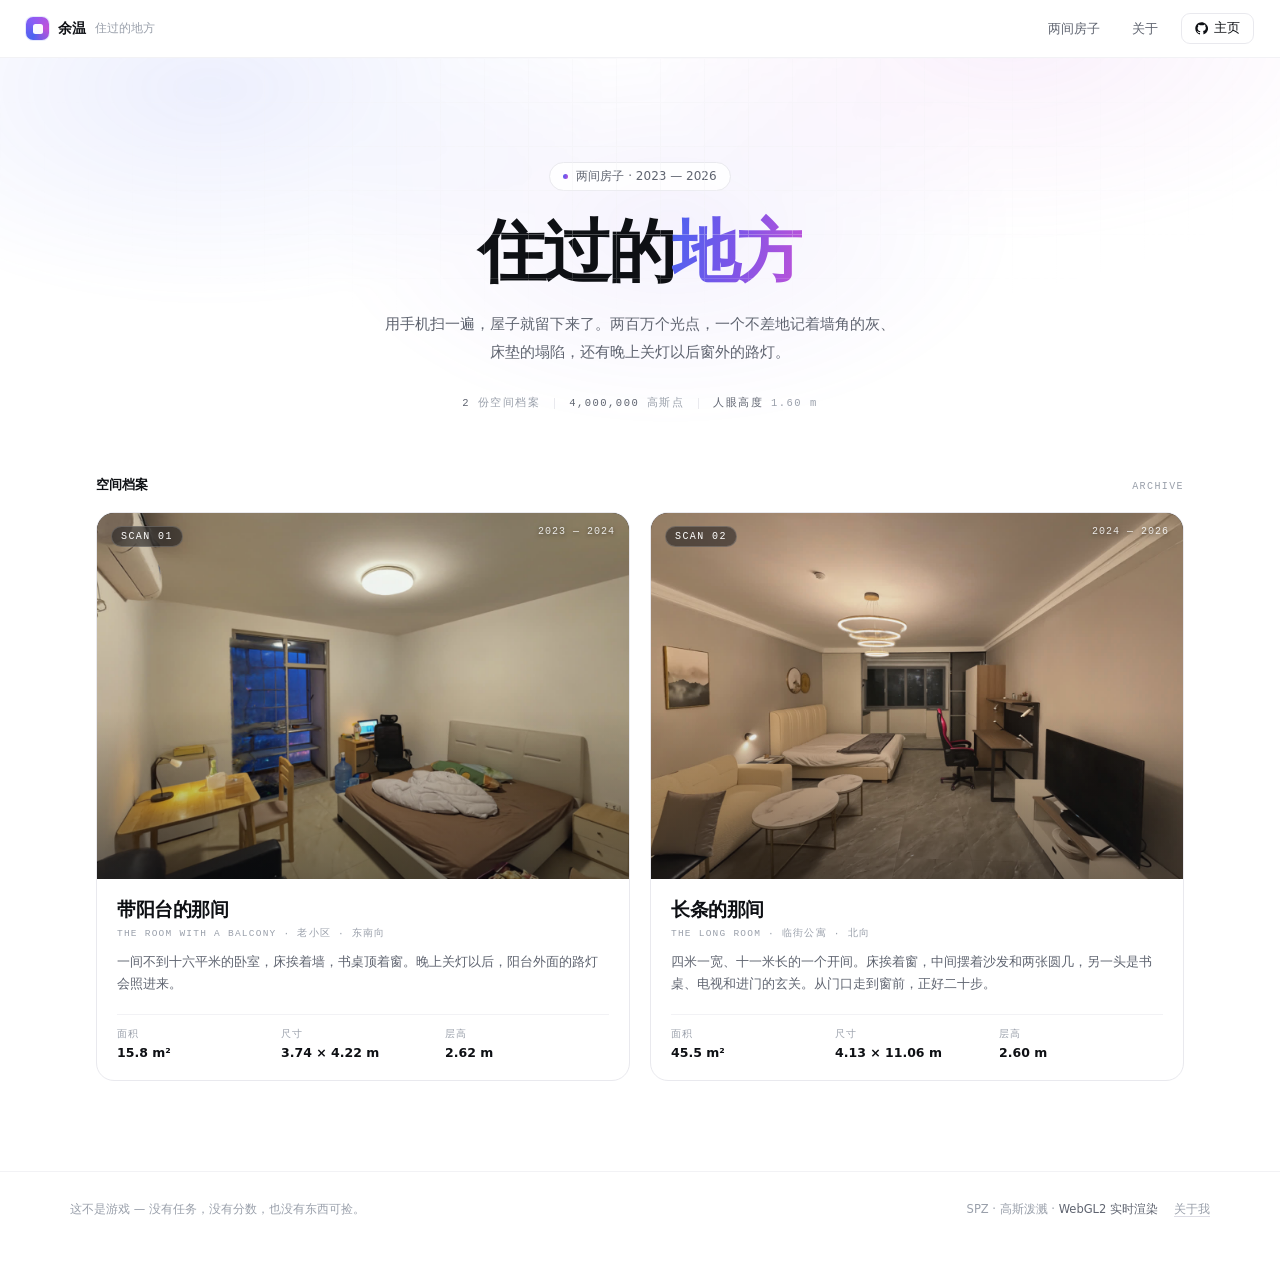
<file: home/index.html>
<!DOCTYPE html>
<html lang="zh-CN">
<head>
<meta charset="UTF-8">
<meta name="viewport" content="width=device-width, initial-scale=1.0">
<title>余温 · 住过的地方</title>
<meta name="description" content="两间住过的房子，用两百万个高斯点原样存档。可以走进去，坐在床边，把灯关掉。">
<link rel="icon" href="/favicon-32.png" sizes="32x32" type="image/png">
<style>
:root{
  --bg:#fff; --bg-2:#fafafa; --line:#e9e9ee; --line-2:#f2f2f5;
  --ink:#0e1014; --ink-2:#5f6470; --ink-3:#9aa0ab;
  --grad:linear-gradient(100deg,#4b63f0 0%,#7a55e8 46%,#c052d8 100%);
  --mono:ui-monospace,"SF Mono",Menlo,Consolas,monospace;
  --font:"Inter","PingFang SC","HarmonyOS Sans SC","Microsoft YaHei UI",system-ui,-apple-system,sans-serif;
}
*{margin:0;padding:0;box-sizing:border-box}
html{scroll-behavior:smooth}
body{font-family:var(--font);background:var(--bg);color:var(--ink);
  -webkit-font-smoothing:antialiased;overflow-x:hidden}
a{color:inherit;text-decoration:none}
button{font:inherit;cursor:pointer;border:0;background:none;color:inherit}

/* ---------- 顶栏 ---------- */
.nav{position:sticky;top:0;z-index:30;height:58px;display:flex;align-items:center;gap:14px;
  padding:0 26px;background:rgba(255,255,255,.82);backdrop-filter:blur(14px);
  -webkit-backdrop-filter:blur(14px);border-bottom:1px solid var(--line-2)}
.brand{display:flex;align-items:center;gap:9px}
.mk{width:23px;height:23px;border-radius:7px;flex:none;position:relative;
  background:conic-gradient(from 210deg,#4b63f0,#8b5cf6,#c052d8,#4b63f0);
  box-shadow:0 0 0 1px rgba(75,99,240,.14)}
.mk::after{content:"";position:absolute;inset:6.5px;border-radius:2.5px;background:#fff;opacity:.96}
.brand b{font-size:14px;font-weight:700;letter-spacing:-.01em}
.brand span{font-size:12px;color:var(--ink-3)}
.sp{flex:1}
.nav a.lk{font-size:13px;color:var(--ink-2);padding:6px 9px;border-radius:7px;transition:.15s}
.nav a.lk:hover{background:var(--line-2);color:var(--ink)}
.nav .ghost{display:inline-flex;align-items:center;gap:6px;height:31px;padding:0 13px;
  border:1px solid var(--line);border-radius:9px;font-size:12.5px;font-weight:500;transition:.15s}
.nav .ghost:hover{border-color:#d3d3dc;background:var(--bg-2)}

/* ---------- Hero ---------- */
.hero{position:relative;padding:104px 26px 66px;text-align:center;overflow:hidden}
.hero::before{content:"";position:absolute;inset:-40% -10% auto;height:760px;pointer-events:none;
  background:
    radial-gradient(42% 46% at 22% 26%,rgba(75,99,240,.10),transparent 62%),
    radial-gradient(38% 44% at 74% 18%,rgba(192,82,216,.085),transparent 64%),
    radial-gradient(34% 40% at 52% 44%,rgba(122,85,232,.075),transparent 66%);
  filter:blur(8px)}
.hero::after{content:"";position:absolute;inset:0;pointer-events:none;opacity:.55;
  background-image:linear-gradient(var(--line-2) 1px,transparent 1px),
                   linear-gradient(90deg,var(--line-2) 1px,transparent 1px);
  background-size:44px 44px;
  -webkit-mask-image:radial-gradient(70% 60% at 50% 20%,#000,transparent 76%);
  mask-image:radial-gradient(70% 60% at 50% 20%,#000,transparent 76%)}
.hero>*{position:relative}
.tag{display:inline-flex;align-items:center;gap:8px;height:29px;padding:0 13px;border-radius:999px;
  border:1px solid var(--line);background:rgba(255,255,255,.86);font-size:12px;color:var(--ink-2)}
.tag i{width:5px;height:5px;border-radius:50%;background:var(--grad)}
.hero h1{margin-top:26px;font-size:clamp(38px,6.2vw,68px);font-weight:750;letter-spacing:-.045em;
  line-height:1.04}
.hero h1 em{font-style:normal;background:var(--grad);-webkit-background-clip:text;
  background-clip:text;color:transparent}
.hero p{margin:22px auto 0;max-width:520px;font-size:14.5px;line-height:1.95;color:var(--ink-2)}
.hero .sub{margin-top:30px;font-family:var(--mono);font-size:10.5px;letter-spacing:.14em;
  color:var(--ink-3);display:flex;align-items:center;justify-content:center;gap:14px;flex-wrap:wrap}
.hero .sub b{font-weight:500;color:var(--ink-2)}
.hero .sub s{width:1px;height:11px;background:var(--line);text-decoration:none;display:inline-block}

/* ---------- 项目卡 ---------- */
.wrap{max-width:1140px;margin:0 auto;padding:0 26px 90px}
.sec-t{display:flex;align-items:baseline;justify-content:space-between;margin-bottom:18px}
.sec-t b{font-size:13px;font-weight:650;letter-spacing:-.006em}
.sec-t em{font-style:normal;font-family:var(--mono);font-size:10px;letter-spacing:.14em;color:var(--ink-3)}

.grid{display:grid;grid-template-columns:1fr 1fr;gap:20px}
.card{display:flex;flex-direction:column;border:1px solid var(--line);border-radius:18px;
  overflow:hidden;background:#fff;transition:transform .28s cubic-bezier(.2,.7,.3,1),
  box-shadow .28s,border-color .28s;position:relative}
.card:hover{transform:translateY(-4px);border-color:#dcdce4;
  box-shadow:0 22px 48px -26px rgba(15,20,40,.32)}
.thumb{position:relative;aspect-ratio:16/11;overflow:hidden;background:#0b0d13}
.thumb img{width:100%;height:100%;object-fit:cover;display:block;
  transition:transform .6s cubic-bezier(.2,.7,.3,1);filter:saturate(1.02)}
.card:hover .thumb img{transform:scale(1.035)}
.thumb::after{content:"";position:absolute;inset:0;pointer-events:none;
  background:linear-gradient(to top,rgba(8,10,16,.42),transparent 46%)}
.no{position:absolute;left:14px;top:13px;z-index:2;font-family:var(--mono);font-size:10px;
  letter-spacing:.14em;color:#fff;background:rgba(12,14,20,.5);border:1px solid rgba(255,255,255,.18);
  padding:4px 9px;border-radius:999px;backdrop-filter:blur(10px)}
.year{position:absolute;right:14px;top:13px;z-index:2;font-family:var(--mono);font-size:10px;
  letter-spacing:.1em;color:rgba(255,255,255,.86);text-shadow:0 1px 4px rgba(0,0,0,.5)}
.go{position:absolute;right:14px;bottom:13px;z-index:2;display:inline-flex;align-items:center;gap:6px;
  height:29px;padding:0 12px;border-radius:999px;background:rgba(255,255,255,.92);
  font-size:11.5px;font-weight:600;color:#12141a;backdrop-filter:blur(8px);
  transform:translateY(4px);opacity:0;transition:.26s}
.card:hover .go{transform:none;opacity:1}
.c-body{padding:18px 20px 20px;display:flex;flex-direction:column;flex:1}
.c-body h3{font-size:19px;font-weight:700;letter-spacing:-.025em;line-height:1.3}
.c-body .en{margin-top:5px;font-family:var(--mono);font-size:9.5px;letter-spacing:.13em;
  color:var(--ink-3)}
.c-body p{margin-top:11px;font-size:12.5px;line-height:1.8;color:var(--ink-2);
  display:-webkit-box;-webkit-line-clamp:3;-webkit-box-orient:vertical;overflow:hidden}
.stats{display:grid;grid-template-columns:repeat(3,1fr);gap:0;
  border-top:1px solid var(--line-2);padding-top:13px;margin-top:18px}
.stats div{padding-right:10px}
.stats span{display:block;font-size:9.5px;letter-spacing:.09em;color:var(--ink-3);text-transform:uppercase}
.stats b{display:block;margin-top:4px;font-size:12.5px;font-weight:600;font-variant-numeric:tabular-nums}

/* ---------- 底部 ---------- */
.foot{border-top:1px solid var(--line-2);padding:30px 26px 46px}
.foot-in{max-width:1140px;margin:0 auto;display:flex;align-items:center;gap:16px;
  flex-wrap:wrap;font-size:11.5px;color:var(--ink-3)}
.foot-in b{font-weight:500;color:var(--ink-2)}
.foot-in .sp{flex:1;min-width:20px}
.foot-in a{text-decoration:underline;text-underline-offset:3px;text-decoration-color:#dcdce4}

@media(max-width:860px){
  .nav{padding:0 16px;height:54px}
  .nav a.lk{display:none}
  .hero{padding:66px 18px 44px}
  .hero p{font-size:13.5px}
  .wrap{padding:0 16px 60px}
  .grid{grid-template-columns:1fr;gap:14px}
  .thumb{aspect-ratio:16/10}
  .foot{padding:24px 16px 40px}
}
</style>
</head>
<body>

<nav class="nav">
  <a class="brand" href="./"><span class="mk" aria-hidden="true"></span><b>余温</b><span>住过的地方</span></a>
  <span class="sp"></span>
  <a class="lk" href="#rooms">两间房子</a>
  <a class="lk" href="#about">关于</a>
  <a class="ghost" href="https://ss-miao.github.io/" target="_blank" rel="noopener">
    <svg viewBox="0 0 24 24" width="13" height="13" fill="currentColor"><path d="M12 .5C5.7.5.5 5.7.5 12c0 5.1 3.3 9.4 7.9 10.9.6.1.8-.3.8-.6v-2c-3.2.7-3.9-1.5-3.9-1.5-.5-1.3-1.3-1.7-1.3-1.7-1.1-.7.1-.7.1-.7 1.2.1 1.8 1.2 1.8 1.2 1 1.8 2.7 1.3 3.4 1 .1-.8.4-1.3.8-1.6-2.6-.3-5.3-1.3-5.3-5.8 0-1.3.5-2.3 1.2-3.1-.1-.3-.5-1.5.1-3.1 0 0 1-.3 3.3 1.2a11 11 0 0 1 6 0C17.7 4.3 18.7 4.6 18.7 4.6c.6 1.6.2 2.8.1 3.1.8.8 1.2 1.8 1.2 3.1 0 4.5-2.7 5.5-5.3 5.8.4.4.8 1.1.8 2.2v3.3c0 .3.2.7.8.6 4.6-1.5 7.9-5.8 7.9-10.9C23.5 5.7 18.3.5 12 .5z"/></svg>
    主页
  </a>
</nav>

<header class="hero">
  <span class="tag"><i></i>两间房子 · 2023 — 2026</span>
  <h1>住过的<em>地方</em></h1>
  <p>用手机扫一遍，屋子就留下来了。两百万个光点，一个不差地记着墙角的灰、床垫的塌陷，还有晚上关灯以后窗外的路灯。</p>
  <div class="sub">
    <span><b>2</b> 份空间档案</span><s></s>
    <span><b>4,000,000</b> 高斯点</span><s></s>
    <span><b>人眼高度</b> 1.60 m</span>
  </div>
</header>

<div class="wrap" id="rooms">
  <div class="sec-t"><b>空间档案</b><em>ARCHIVE</em></div>
  <div class="grid" id="grid"></div>
</div>

<footer class="foot" id="about">
  <div class="foot-in">
    <span>这不是游戏 — 没有任务，没有分数，也没有东西可捡。</span>
    <span class="sp"></span>
    <span>SPZ · 高斯泼溅 · <b>WebGL2 实时渲染</b></span>
    <a href="https://ss-miao.github.io/" target="_blank" rel="noopener">关于我</a>
  </div>
</footer>

<script src="./data/projects.js"></script>
<script>
(function(){
  const grid=document.getElementById('grid');
  grid.innerHTML=window.PROJECT_ORDER.map(function(id){
    var p=window.PROJECTS[id];
    return '<a class="card" href="./room.html?p='+p.id+'">'+
      '<div class="thumb">'+
        '<span class="no">SCAN '+p.no+'</span>'+
        '<span class="year">'+p.span+'</span>'+
        '<img src="'+p.cover+'" alt="'+p.name+'" loading="lazy">'+
        '<span class="go">走进去'+
          '<svg viewBox="0 0 24 24" width="12" height="12" fill="none" stroke="currentColor" stroke-width="2.4" stroke-linecap="round" stroke-linejoin="round"><path d="M5 12h13"/><path d="M12 5l7 7-7 7"/></svg>'+
        '</span>'+
      '</div>'+
      '<div class="c-body">'+
        '<h3>'+p.name+'</h3>'+
        '<div class="en">'+p.en+' · '+p.place+'</div>'+
        '<p>'+p.blurb+'</p>'+
        '<div class="stats">'+
          '<div><span>面积</span><b>'+p.stats.area+'</b></div>'+
          '<div><span>尺寸</span><b>'+p.stats.size+'</b></div>'+
          '<div><span>层高</span><b>'+p.stats.height+'</b></div>'+
        '</div>'+
      '</div>'+
    '</a>';
  }).join('');
})();
</script>
</body>
</html>
</file>
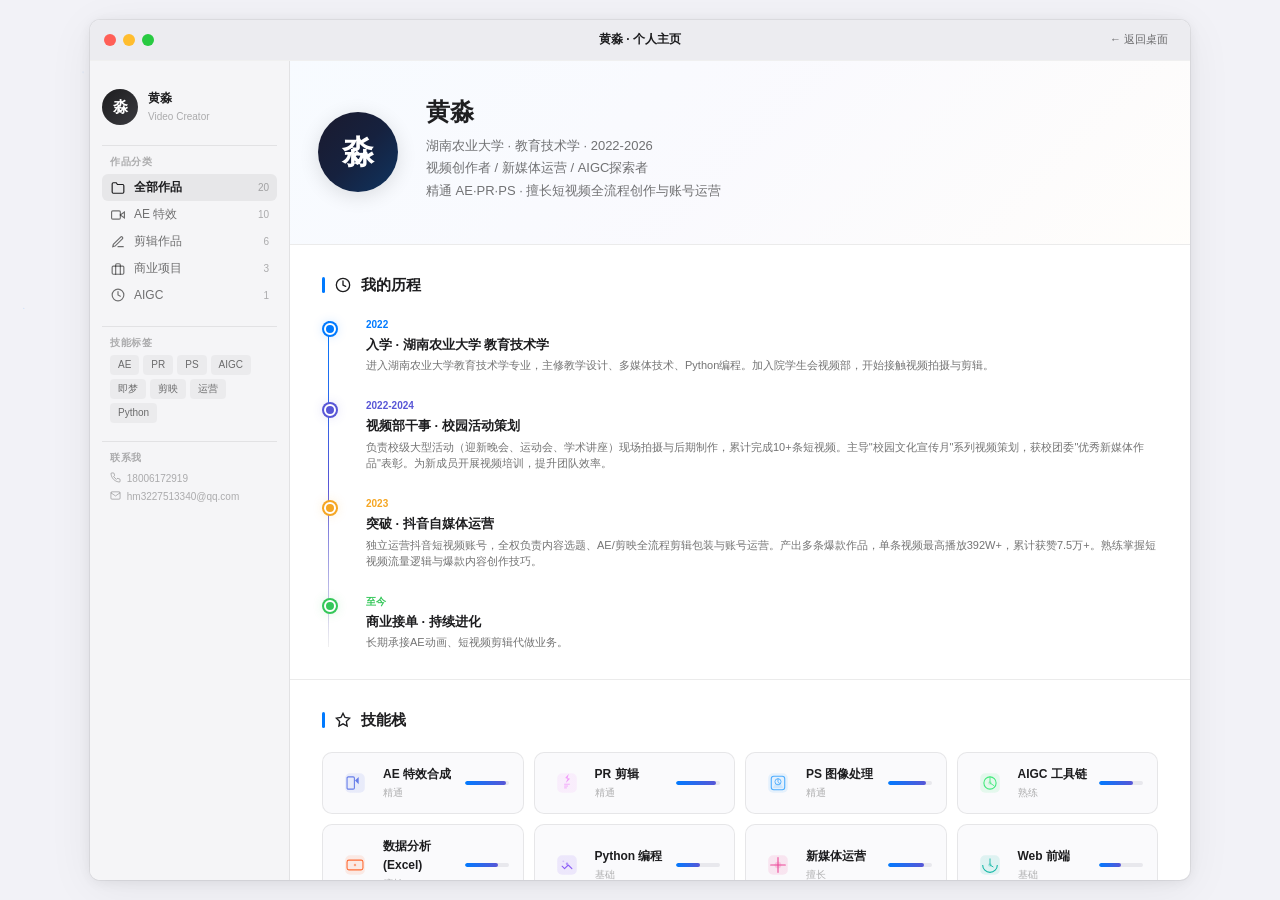
<file: portfolio/index.html>
<!DOCTYPE html>
<html lang="zh-CN">
<head>
<meta charset="UTF-8">
<meta name="viewport" content="width=device-width,initial-scale=1.0,maximum-scale=1.0,user-scalable=no">
<title>黄淼 · 个人主页</title>
<style>
*,*::before,*::after{box-sizing:border-box;margin:0;padding:0}
:root{
  --bg:#F2F2F7;--win-bg:#FFFFFF;--text:#1D1D1F;--t2:rgba(0,0,0,.55);--t3:rgba(0,0,0,.3);
  --bdr:rgba(0,0,0,.08);--sb-bg:#F5F5F7;--accent:#007AFF;--accent2:#5856D6;--gold:#F5A623
}
html,body{font-family:-apple-system,BlinkMacSystemFont,'SF Pro Display','PingFang SC','Microsoft YaHei',sans-serif;-webkit-font-smoothing:antialiased;background:var(--bg);min-height:100vh;color:var(--text);overflow-x:hidden;font-size:14px;line-height:1.6}
a{color:inherit;text-decoration:none}
.desktop{position:fixed;inset:0;display:flex;align-items:center;justify-content:center;padding:20px}
.window{width:100%;max-width:1100px;max-height:calc(100vh - 40px);background:var(--win-bg);border-radius:10px;overflow:hidden;box-shadow:0 0 0 1px rgba(0,0,0,.06),0 2px 16px rgba(0,0,0,.08),0 8px 48px rgba(0,0,0,.06);display:flex;flex-direction:column}
.titlebar{flex-shrink:0;height:40px;background:#ECECF0;display:flex;align-items:center;justify-content:center;padding:0 14px;position:relative;user-select:none}
.titlebar .dots{position:absolute;left:14px;display:flex;gap:7px}
.titlebar .dots i{width:12px;height:12px;border-radius:50%}
.titlebar .dots i:nth-child(1){background:#FF5F57}
.titlebar .dots i:nth-child(2){background:#FFBD2E}
.titlebar .dots i:nth-child(3){background:#28CA41}
.titlebar .win-title{font-size:12px;font-weight:600;color:var(--text)}
.titlebar .back{position:absolute;right:14px;font-size:11px;font-weight:500;color:var(--t2);cursor:pointer;transition:color .15s;background:none;border:none;font-family:inherit;padding:4px 8px;border-radius:4px}
.titlebar .back:hover{color:var(--text);background:rgba(0,0,0,.05)}
.shadow-line{flex-shrink:0;height:1px;background:rgba(0,0,0,.06)}
.body{flex:1;display:flex;min-height:0}

.sidebar{width:200px;flex-shrink:0;background:var(--sb-bg);border-right:1px solid var(--bdr);padding:16px 0;display:flex;flex-direction:column;overflow-y:auto}
.sidebar .sb-profile{padding:12px;display:flex;align-items:center;gap:10px}
.sidebar .sb-avatar{width:36px;height:36px;border-radius:50%;background:linear-gradient(135deg,#1D1D1F,#3a3a3f);display:flex;align-items:center;justify-content:center;font-size:15px;color:#fff;flex-shrink:0;font-weight:600}
.sidebar .sb-name{font-size:12px;font-weight:600;color:var(--text)}
.sidebar .sb-role{font-size:10px;color:var(--t3)}
.sidebar .sb-divider{height:1px;background:var(--bdr);margin:8px 12px}
.sidebar .sb-section{padding:0 12px;margin-bottom:10px}
.sidebar .sb-label{font-size:10px;font-weight:600;color:var(--t3);text-transform:uppercase;letter-spacing:.06em;padding:0 8px;margin-bottom:4px}
.sidebar .sb-item{display:flex;align-items:center;gap:8px;padding:5px 8px;border-radius:6px;font-size:12px;font-weight:500;color:var(--t2);cursor:pointer;transition:all .12s;border:none;background:none;font-family:inherit;width:100%;text-align:left}
.sidebar .sb-item:hover{background:rgba(0,0,0,.04);color:var(--text)}
.sidebar .sb-item.active{background:rgba(0,0,0,.06);color:var(--text);font-weight:600}
.sidebar .sb-item .sb-icon{width:16px;height:16px;display:flex;align-items:center;justify-content:center;font-size:13px;flex-shrink:0}
.sidebar .sb-item .sb-count{margin-left:auto;font-size:10px;color:var(--t3);font-weight:400}
.sidebar .sb-tags{display:flex;flex-wrap:wrap;gap:4px;padding:0 8px}
.sidebar .sb-tag{font-size:10px;padding:2px 8px;border-radius:4px;background:rgba(0,0,0,.04);color:var(--t2);font-weight:500}
.sidebar .sb-contact{padding:0 8px;font-size:10px;color:var(--t3);line-height:1.8}

.content{flex:1;overflow-y:auto;overflow-x:hidden}

/* Hero with animated background */
.hero{position:relative;padding:32px 28px;border-bottom:1px solid var(--bdr);display:flex;gap:28px;align-items:center;overflow:hidden}
.hero::before{content:'';position:absolute;inset:0;background:linear-gradient(135deg,rgba(0,122,255,.03),rgba(88,86,214,.03),rgba(245,166,35,.02));z-index:0}
.hero>*{position:relative;z-index:1}
.hero .h-avatar{width:80px;height:80px;border-radius:50%;background:linear-gradient(135deg,#1a1a2e,#16213e,#0f3460);display:flex;align-items:center;justify-content:center;font-size:32px;color:#fff;flex-shrink:0;font-weight:700;box-shadow:0 4px 20px rgba(0,0,0,.12)}
.hero .h-info{flex:1}
.hero .h-info h1{font-size:24px;font-weight:800;margin-bottom:4px;background:linear-gradient(135deg,#1D1D1F,#3a3a3f);-webkit-background-clip:text;-webkit-text-fill-color:transparent;background-clip:text}
.hero .h-info .h-bio{font-size:13px;color:var(--t2);line-height:1.7;margin-bottom:10px}
.hero .h-info .h-stats{display:flex;gap:24px;flex-wrap:wrap}
.hero .h-info .h-stat{display:flex;flex-direction:column;align-items:center}
.hero .h-info .h-stat .hs-num{font-size:22px;font-weight:800;color:var(--accent);transition:all .3s}
.hero .h-info .h-stat .hs-label{font-size:10px;color:var(--t3);font-weight:500;margin-top:2px}

.section{padding:28px 32px;border-bottom:1px solid var(--bdr)}
.section:last-child{border-bottom:none}
.section h2{font-size:15px;font-weight:700;color:var(--text);margin-bottom:20px;display:flex;align-items:center;gap:10px;letter-spacing:-.01em}
.section h2::before{content:'';width:3px;height:16px;border-radius:2px;background:var(--accent);flex-shrink:0}

/* Timeline */
.timeline{position:relative;padding-left:24px}
.timeline::before{content:'';position:absolute;left:6px;top:4px;bottom:4px;width:1px;background:linear-gradient(180deg,var(--accent),var(--accent2),rgba(0,0,0,.06))}
.timeline .tl-item{position:relative;padding:0 0 24px 20px;opacity:0;transform:translateX(-8px);transition:all .5s cubic-bezier(.16,1,.3,1)}
.timeline .tl-item.visible{opacity:1;transform:translateX(0)}
.timeline .tl-item:last-child{padding-bottom:0}
.timeline .tl-item::before{content:'';position:absolute;left:-22px;top:6px;width:12px;height:12px;border-radius:50%;background:var(--accent);border:2px solid #fff;box-shadow:0 0 0 2px var(--accent),0 0 12px rgba(0,122,255,.3)}
.timeline .tl-item:nth-child(2)::before{background:var(--accent2);box-shadow:0 0 0 2px var(--accent2),0 0 12px rgba(88,86,214,.3)}
.timeline .tl-item:nth-child(3)::before{background:var(--gold);box-shadow:0 0 0 2px var(--gold),0 0 12px rgba(245,166,35,.3)}
.timeline .tl-item:nth-child(4)::before{background:#34C759;box-shadow:0 0 0 2px #34C759,0 0 12px rgba(52,199,89,.3)}
.timeline .tl-item .tl-year{font-size:10px;font-weight:700;color:var(--accent);margin-bottom:2px}
.timeline .tl-item:nth-child(2) .tl-year{color:var(--accent2)}
.timeline .tl-item:nth-child(3) .tl-year{color:var(--gold)}
.timeline .tl-item:nth-child(4) .tl-year{color:#34C759}
.timeline .tl-item .tl-title{font-size:13px;font-weight:600;color:var(--text)}
.timeline .tl-item .tl-desc{font-size:11px;color:var(--t2);margin-top:2px;line-height:1.5}

/* Skills - SVG icons */
.skills-grid{display:grid;grid-template-columns:repeat(auto-fill,minmax(160px,1fr));gap:10px}
.skill-item{position:relative;display:flex;align-items:center;gap:10px;padding:12px 14px;background:#FAFAFC;border-radius:10px;border:1px solid var(--bdr);transition:all .3s cubic-bezier(.16,1,.3,1);cursor:default;overflow:hidden}
.skill-item::after{content:'';position:absolute;bottom:0;left:0;right:0;height:2px;background:linear-gradient(90deg,var(--accent),var(--accent2));transform:scaleX(0);transform-origin:left;transition:transform .4s cubic-bezier(.16,1,.3,1)}
.skill-item:hover{background:#fff;border-color:rgba(0,0,0,.12);transform:translateY(-2px);box-shadow:0 6px 20px rgba(0,0,0,.06)}
.skill-item:hover::after{transform:scaleX(1)}
.skill-item .sk-icon{width:36px;height:36px;flex-shrink:0;display:flex;align-items:center;justify-content:center}
.skill-item .sk-icon svg{width:22px;height:22px}
.skill-item .sk-info{flex:1;min-width:0}
.skill-item .sk-name{font-size:12px;font-weight:600}
.skill-item .sk-level{font-size:10px;color:var(--t3);margin-top:1px}
.skill-item .sk-bar{width:44px;height:4px;border-radius:3px;background:#E8E8ED;overflow:hidden;flex-shrink:0}
.skill-item .sk-fill{height:100%;border-radius:3px;background:linear-gradient(90deg,var(--accent),var(--accent2));transition:width 1s cubic-bezier(.16,1,.3,1)}

/* Service cards */
.services-grid{display:grid;grid-template-columns:repeat(auto-fill,minmax(220px,1fr));gap:10px}
.service-card{position:relative;padding:16px;border-radius:10px;border:1px solid var(--bdr);background:#FAFAFC;transition:all .3s cubic-bezier(.16,1,.3,1);overflow:hidden}
.service-card::before{content:'';position:absolute;inset:0;background:linear-gradient(135deg,rgba(0,122,255,.02),rgba(88,86,214,.02));opacity:0;transition:opacity .3s}
.service-card:hover{transform:translateY(-2px);box-shadow:0 8px 24px rgba(0,0,0,.06);border-color:rgba(0,0,0,.12)}
.service-card:hover::before{opacity:1}
.service-card .sc-icon{font-size:22px;margin-bottom:8px;display:flex;align-items:center;gap:6px}
.service-card .sc-icon svg{width:20px;height:20px}
.service-card .sc-title{font-size:13px;font-weight:700;margin-bottom:4px}
.service-card .sc-desc{font-size:11px;color:var(--t2);line-height:1.5}

.grid-wrap{padding:2px 0}
.grid{display:grid;grid-template-columns:repeat(3,1fr);gap:20px}
.card{position:relative;border-radius:12px;overflow:hidden;border:1px solid rgba(0,0,0,.06);background:var(--win-bg);transition:all .35s cubic-bezier(.16,1,.3,1);cursor:pointer}
.card:hover{border-color:rgba(0,0,0,.1);box-shadow:0 4px 24px rgba(0,0,0,.06);transform:translateY(-2px)}
.card .c-thumb{position:relative;aspect-ratio:16/10;background:#1a1a2e;overflow:hidden}
.card .c-thumb .c-cover{position:absolute;inset:0;width:100%;height:100%;transition:transform .5s cubic-bezier(.16,1,.3,1);display:flex;flex-direction:column}
.card .c-thumb .c-cover .c-cover-fx{position:absolute;inset:0;background:radial-gradient(ellipse at center,transparent 40%,rgba(0,0,0,.35) 100%)}
.card .c-thumb .c-cover .c-cover-top{position:absolute;top:8px;left:8px;z-index:2}
.card .c-thumb .c-cover .c-cover-tag{font-size:9px;font-weight:600;color:#fff;background:rgba(0,0,0,.45);backdrop-filter:blur(6px);padding:2px 7px;border-radius:3px;letter-spacing:.02em}
.card .c-thumb .c-cover .c-cover-center{position:absolute;inset:0;display:flex;align-items:center;justify-content:center;z-index:1;transition:opacity .3s}
.card .c-thumb .c-cover .c-cover-play-hint{width:36px;height:36px;border-radius:50%;background:rgba(255,255,255,.15);backdrop-filter:blur(8px);display:flex;align-items:center;justify-content:center;font-size:12px;color:#fff;border:1px solid rgba(255,255,255,.2);opacity:.7;transition:opacity .3s}
.card:hover .c-thumb .c-cover .c-cover-center{opacity:0}
.card .c-thumb .c-cover .c-cover-bottom{position:absolute;bottom:6px;right:8px;display:flex;align-items:center;gap:5px;z-index:2}
.card .c-thumb .c-cover .c-cover-dur,.card .c-thumb .c-cover .c-cover-res{font-size:9px;font-weight:600;color:#fff;background:rgba(0,0,0,.55);backdrop-filter:blur(6px);padding:1px 5px;border-radius:2px;letter-spacing:.03em}
.card .c-thumb .c-cover .c-cover-res{font-size:8px;background:rgba(0,0,0,.4)}
.card .c-thumb .c-cover .c-cover-progress{position:absolute;bottom:0;left:0;right:0;height:2px;background:rgba(255,255,255,.08);z-index:2}
.card .c-thumb .c-cover .c-cover-prog-fill{height:100%;background:var(--accent);width:35%;border-radius:0 1px 1px 0}
.card:hover .c-thumb .c-cover{transform:scale(1.05)}
.card .c-thumb .c-overlay{position:absolute;inset:0;background:rgba(0,0,0,0);display:flex;align-items:center;justify-content:center;transition:background .35s;z-index:3}
.card:hover .c-thumb .c-overlay{background:rgba(0,0,0,.08)}
.card .c-thumb .c-play{width:48px;height:48px;border-radius:50%;background:rgba(255,255,255,.92);box-shadow:0 4px 20px rgba(0,0,0,.25);display:flex;align-items:center;justify-content:center;font-size:14px;color:#1D1D1F;opacity:0;transform:scale(.8);transition:all .3s cubic-bezier(.16,1,.3,1)}
.card:hover .c-thumb .c-play{opacity:1;transform:scale(1)}
.card .c-info{padding:16px 18px 18px}
.card .c-info h4{font-size:13px;font-weight:600;margin-bottom:3px;letter-spacing:-.01em}
.card .c-info .c-cat{font-size:10px;color:var(--t3);margin-bottom:5px;font-weight:500;text-transform:uppercase;letter-spacing:.04em}
.card .c-info .c-desc{font-size:11px;color:var(--t2);line-height:1.6}

.toolbar{display:flex;align-items:center;gap:8px;padding:0 0 18px;flex-wrap:wrap}
.toolbar .tb-btn{display:flex;align-items:center;gap:5px;padding:5px 14px;border-radius:7px;font-size:11px;font-weight:500;color:var(--t2);cursor:pointer;border:1px solid rgba(0,0,0,.07);background:var(--win-bg);font-family:inherit;transition:all .2s;white-space:nowrap;letter-spacing:-.01em}
.toolbar .tb-btn:hover{background:rgba(0,0,0,.03);color:var(--text);border-color:rgba(0,0,0,.12)}
.toolbar .tb-btn.active{background:var(--accent);color:#fff;border-color:var(--accent);box-shadow:0 2px 8px rgba(0,122,255,.25)}

.empty-state{display:flex;flex-direction:column;align-items:center;justify-content:center;padding:40px 20px;color:var(--t3)}
.empty-state .es-icon{font-size:32px;margin-bottom:8px;opacity:.5}
.empty-state .es-text{font-size:12px}

.chat-section{background:linear-gradient(135deg,rgba(0,122,255,.03),rgba(88,86,214,.03));border:1px solid rgba(0,122,255,.1);border-radius:12px;padding:18px;margin-top:4px}
.chat-section .chat-header{display:flex;align-items:center;gap:10px;margin-bottom:12px}
.chat-section .chat-header .ch-icon{font-size:20px}
.chat-section .chat-header .ch-title{font-size:13px;font-weight:700;color:var(--text)}
.chat-section .chat-header .ch-sub{font-size:10px;color:var(--t3)}
.chat-messages{max-height:200px;overflow-y:auto;margin-bottom:12px;display:flex;flex-direction:column;gap:8px;padding-right:4px}
.chat-messages .msg{max-width:85%;padding:9px 14px;border-radius:12px;font-size:12px;line-height:1.5;animation:msgIn .3s cubic-bezier(.16,1,.3,1)}
.chat-messages .msg.user{align-self:flex-end;background:linear-gradient(135deg,var(--accent),var(--accent2));color:#fff;border-bottom-right-radius:3px}
.chat-messages .msg.bot{align-self:flex-start;background:#F0F0F5;color:var(--text);border-bottom-left-radius:3px}
.chat-messages .msg.typing{color:var(--t3);font-style:italic}
@keyframes msgIn{from{opacity:0;transform:translateY(8px)}to{opacity:1;transform:translateY(0)}}
.chat-input-row{display:flex;gap:8px}
.chat-input-row input{flex:1;padding:9px 14px;border:1px solid var(--bdr);border-radius:10px;font-size:12px;font-family:inherit;color:var(--text);background:var(--win-bg);outline:none;transition:border-color .2s}
.chat-input-row input:focus{border-color:var(--accent);box-shadow:0 0 0 3px rgba(0,122,255,.1)}
.chat-input-row button{padding:9px 18px;border:none;border-radius:10px;background:linear-gradient(135deg,var(--accent),var(--accent2));color:#fff;font-size:12px;font-weight:600;cursor:pointer;font-family:inherit;white-space:nowrap;transition:all .2s}
.chat-input-row button:hover{opacity:.9;transform:scale(1.02)}
.chat-input-row button:disabled{opacity:.4;cursor:not-allowed;transform:none}

.lb-overlay{position:fixed;inset:0;z-index:200;background:rgba(0,0,0,.6);backdrop-filter:blur(8px);-webkit-backdrop-filter:blur(8px);display:flex;align-items:center;justify-content:center;padding:24px;animation:fadeIn .3s ease}
@keyframes fadeIn{from{opacity:0}to{opacity:1}}
.lb{background:#0d0d0d;border-radius:14px;max-width:860px;width:100%;max-height:90vh;overflow:hidden;box-shadow:0 24px 80px rgba(0,0,0,.4),0 0 0 1px rgba(255,255,255,.06);animation:lbin .35s cubic-bezier(.16,1,.3,1)}
@keyframes lbin{0%{opacity:0;transform:scale(.94) translateY(12px)}to{opacity:1;transform:scale(1) translateY(0)}}
.lb .lb-bar{display:flex;align-items:center;justify-content:space-between;padding:10px 18px;background:#141414;color:#fff;font-size:12px;font-weight:600;letter-spacing:-.01em;border-bottom:1px solid rgba(255,255,255,.06)}
.lb .lb-bar button{background:none;border:none;color:rgba(255,255,255,.5);cursor:pointer;font-size:16px;padding:4px 10px;border-radius:6px;transition:all .2s;font-family:inherit;line-height:1}
.lb .lb-bar button:hover{color:#fff;background:rgba(255,255,255,.08)}
.lb video{width:100%;display:block;max-height:calc(90vh - 44px);background:#000}
.lb .lb-preview{width:100%;aspect-ratio:16/10;background:#000;max-height:calc(90vh - 44px);overflow:hidden;min-height:300px;position:relative;display:flex;align-items:center;justify-content:center}

.mobile-nav{display:none;position:fixed;bottom:0;left:0;right:0;background:rgba(255,255,255,.92);backdrop-filter:blur(20px);-webkit-backdrop-filter:blur(20px);border-top:1px solid var(--bdr);padding:6px 8px env(safe-area-inset-bottom,6px);z-index:100;justify-content:space-around}
.mobile-nav .mn-item{display:flex;flex-direction:column;align-items:center;gap:2px;padding:4px 8px;border:none;background:none;font-family:inherit;cursor:pointer;color:var(--t3);font-size:9px;font-weight:500;transition:color .15s}
.mobile-nav .mn-item .mn-icon{font-size:17px}
.mobile-nav .mn-item.active{color:var(--accent)}

/* Scroll reveal */
.reveal{opacity:0;transform:translateY(20px);transition:all .6s cubic-bezier(.16,1,.3,1)}
.reveal.visible{opacity:1;transform:translateY(0)}

/* Particle canvas */
#particleCanvas{position:fixed;inset:0;z-index:0;pointer-events:none;opacity:.4}
.desktop{position:relative;z-index:1}

/* Section glow on scroll */
.section-glow{position:relative}
.section-glow::before{content:'';position:absolute;inset:-1px;border-radius:12px;background:var(--accent);opacity:0;transition:opacity .6s;z-index:-1;filter:blur(24px)}
.section-glow.glow-active::before{opacity:.04}

/* Enhanced skill item */
.skill-item .sk-icon svg{transition:transform .3s cubic-bezier(.16,1,.3,1)}
.skill-item:hover .sk-icon svg{transform:scale(1.1)}

@media(max-width:860px){
  .desktop{padding:10px}
  .window{max-height:calc(100vh - 20px);border-radius:8px}
  .titlebar{height:34px}
  .titlebar .dots i{width:10px;height:10px}
  .titlebar .dots{gap:5px}
  .sidebar{width:180px}
  .hero{flex-direction:column;align-items:flex-start;padding:24px 20px}
  .hero .h-avatar{width:64px;height:64px;font-size:26px}
  .hero .h-info h1{font-size:20px}
  .hero .h-info .h-stats{justify-content:flex-start}
  .skills-grid{grid-template-columns:repeat(2,1fr)}
  .services-grid{grid-template-columns:repeat(2,1fr)}
  .grid{grid-template-columns:repeat(2,1fr);gap:16px}
}
@media(max-width:640px){
  .desktop{padding:0}
  .window{max-height:100vh;border-radius:0;max-width:100%}
  .titlebar{height:32px;padding:0 10px}
  .titlebar .dots i{width:8px;height:8px}
  .titlebar .dots{gap:4px}
  .titlebar .win-title{font-size:11px}
  .titlebar .back{font-size:10px;right:8px}
  .body{flex-direction:column}
  .sidebar{display:none}
  .content{padding-bottom:56px}
  .hero{padding:20px 16px;gap:14px}
  .hero .h-avatar{width:56px;height:56px;font-size:22px}
  .hero .h-info h1{font-size:18px}
  .hero .h-info .h-bio{font-size:12px}
  .hero .h-info .h-stats{gap:16px}
  .hero .h-info .h-stat .hs-num{font-size:18px}
  .section{padding:20px 18px}
  .section h2{font-size:14px;margin-bottom:14px}
  .section h2::before{height:14px}
  .grid{grid-template-columns:repeat(2,1fr);gap:12px}
  .card .c-thumb{aspect-ratio:16/10}
  .card .c-info{padding:8px 10px}
  .card .c-info h4{font-size:11px}
  .card .c-info .c-cat{font-size:9px}
  .card .c-info .c-desc{display:none}
  .card .c-thumb .c-play{width:28px;height:28px;font-size:10px}
  .card .c-thumb .c-cover .c-cover-tag{font-size:8px;padding:1px 5px}
  .card .c-thumb .c-cover .c-cover-play-hint{width:24px;height:24px;font-size:10px}
  .card .c-thumb .c-cover .c-cover-dur,.card .c-thumb .c-cover .c-cover-res{font-size:8px;padding:1px 4px}
  .skills-grid{grid-template-columns:repeat(2,1fr);gap:8px}
  .skill-item{padding:10px 12px}
  .services-grid{grid-template-columns:1fr;gap:8px}
  .toolbar{gap:5px}
  .toolbar .tb-btn{padding:4px 8px;font-size:10px}
  .mobile-nav{display:flex}
  .chat-messages{max-height:150px}
  .lb-overlay{padding:10px}
  .timeline{padding-left:20px}
  .timeline .tl-item{padding:0 0 18px 16px}
}
</style>
</head>
<body>

<canvas id="particleCanvas"></canvas>
<div class="desktop">
  <div class="window">
    <div class="titlebar">
      <span class="dots"><i></i><i></i><i></i></span>
      <span class="win-title">黄淼 · 个人主页</span>
      <a href="../" class="back">← 返回桌面</a>
    </div>
    <div class="shadow-line"></div>
    <div class="body">
      <div class="sidebar" id="sidebar">
        <div class="sb-profile">
          <div class="sb-avatar">淼</div>
          <div>
            <div class="sb-name">黄淼</div>
            <div class="sb-role">Video Creator</div>
          </div>
        </div>
        <div class="sb-divider"></div>
        <div class="sb-section">
          <div class="sb-label">作品分类</div>
          <button class="sb-item active" data-cat="all">
            <span class="sb-icon">
              <svg width="14" height="14" viewBox="0 0 24 24" fill="none" stroke="currentColor" stroke-width="2" stroke-linecap="round"><path d="M22 19a2 2 0 01-2 2H4a2 2 0 01-2-2V5a2 2 0 012-2h5l2 3h9a2 2 0 012 2z"/></svg>
            </span>全部作品<span class="sb-count">20</span>
          </button>
          <button class="sb-item" data-cat="ae">
            <span class="sb-icon">
              <svg width="14" height="14" viewBox="0 0 24 24" fill="none" stroke="currentColor" stroke-width="2" stroke-linecap="round"><polygon points="23 7 16 12 23 17 23 7"/><rect x="1" y="5" width="15" height="14" rx="2" ry="2"/></svg>
            </span>AE 特效<span class="sb-count">10</span>
          </button>
          <button class="sb-item" data-cat="edit">
            <span class="sb-icon">
              <svg width="14" height="14" viewBox="0 0 24 24" fill="none" stroke="currentColor" stroke-width="2" stroke-linecap="round"><path d="M12 20h9"/><path d="M16.5 3.5a2.121 2.121 0 013 3L7 19l-4 1 1-4L16.5 3.5z"/></svg>
            </span>剪辑作品<span class="sb-count">6</span>
          </button>
          <button class="sb-item" data-cat="biz">
            <span class="sb-icon">
              <svg width="14" height="14" viewBox="0 0 24 24" fill="none" stroke="currentColor" stroke-width="2" stroke-linecap="round"><rect x="2" y="7" width="20" height="14" rx="2" ry="2"/><path d="M16 21V5a2 2 0 00-2-2h-4a2 2 0 00-2 2v16"/></svg>
            </span>商业项目<span class="sb-count">3</span>
          </button>
          <button class="sb-item" data-cat="aigc">
            <span class="sb-icon">
              <svg width="14" height="14" viewBox="0 0 24 24" fill="none" stroke="currentColor" stroke-width="2" stroke-linecap="round"><circle cx="12" cy="12" r="10"/><path d="M12 6v6l4 2"/></svg>
            </span>AIGC<span class="sb-count">1</span>
          </button>
        </div>
        <div class="sb-divider"></div>
        <div class="sb-section">
          <div class="sb-label">技能标签</div>
          <div class="sb-tags">
            <span class="sb-tag">AE</span><span class="sb-tag">PR</span><span class="sb-tag">PS</span>
            <span class="sb-tag">AIGC</span><span class="sb-tag">即梦</span><span class="sb-tag">剪映</span>
            <span class="sb-tag">运营</span><span class="sb-tag">Python</span>
          </div>
        </div>
        <div class="sb-divider"></div>
        <div class="sb-section">
          <div class="sb-label">联系我</div>
          <div class="sb-contact">
            <svg width="11" height="11" viewBox="0 0 24 24" fill="none" stroke="currentColor" stroke-width="2" style="vertical-align:-1px;margin-right:3px"><path d="M22 16.92v3a2 2 0 01-2.18 2 19.79 19.79 0 01-8.63-3.07 19.5 19.5 0 01-6-6 19.79 19.79 0 01-3.07-8.67A2 2 0 014.11 2h3a2 2 0 012 1.72c.127.96.361 1.903.7 2.81a2 2 0 01-.45 2.11L8.09 9.91a16 16 0 006 6l1.27-1.27a2 2 0 012.11-.45c.907.339 1.85.573 2.81.7A2 2 0 0122 16.92z"/></svg>
            18006172919<br>
            <svg width="11" height="11" viewBox="0 0 24 24" fill="none" stroke="currentColor" stroke-width="2" style="vertical-align:-1px;margin-right:3px"><path d="M4 4h16c1.1 0 2 .9 2 2v12c0 1.1-.9 2-2 2H4c-1.1 0-2-.9-2-2V6c0-1.1.9-2 2-2z"/><polyline points="22,6 12,13 2,6"/></svg>
            hm3227513340@qq.com
          </div>
        </div>
      </div>
      <div class="content" id="mainContent">
        <div class="hero">
          <div class="h-avatar">淼</div>
          <div class="h-info">
            <h1>黄淼</h1>
            <div class="h-bio">
              湖南农业大学 · 教育技术学 · 2022-2026<br>
              视频创作者 / 新媒体运营 / AIGC探索者<br>
              精通 AE·PR·PS · 擅长短视频全流程创作与账号运营
            </div>
          </div>
        </div>

        <div class="section" id="expSection">
          <h2>
            <svg width="16" height="16" viewBox="0 0 24 24" fill="none" stroke="currentColor" stroke-width="2" stroke-linecap="round"><circle cx="12" cy="12" r="10"/><polyline points="12 6 12 12 16 14"/></svg>
            我的历程
          </h2>
          <div class="timeline">
            <div class="tl-item"><div class="tl-year">2022</div><div class="tl-title">入学 · 湖南农业大学 教育技术学</div><div class="tl-desc">进入湖南农业大学教育技术学专业，主修教学设计、多媒体技术、Python编程。加入院学生会视频部，开始接触视频拍摄与剪辑。</div></div>
            <div class="tl-item"><div class="tl-year">2022-2024</div><div class="tl-title">视频部干事 · 校园活动策划</div><div class="tl-desc">负责校级大型活动（迎新晚会、运动会、学术讲座）现场拍摄与后期制作，累计完成10+条短视频。主导"校园文化宣传月"系列视频策划，获校团委"优秀新媒体作品"表彰。为新成员开展视频培训，提升团队效率。</div></div>
            <div class="tl-item"><div class="tl-year">2023</div><div class="tl-title">突破 · 抖音自媒体运营</div><div class="tl-desc">独立运营抖音短视频账号，全权负责内容选题、AE/剪映全流程剪辑包装与账号运营。产出多条爆款作品，单条视频最高播放392W+，累计获赞7.5万+。熟练掌握短视频流量逻辑与爆款内容创作技巧。</div></div>
            <div class="tl-item"><div class="tl-year">至今</div><div class="tl-title">商业接单 · 持续进化</div><div class="tl-desc">长期承接AE动画、短视频剪辑代做业务。</div></div>
          </div>
        </div>

        <div class="section" id="skillsSection">
          <h2>
            <svg width="16" height="16" viewBox="0 0 24 24" fill="none" stroke="currentColor" stroke-width="2" stroke-linecap="round"><polygon points="12 2 15.09 8.26 22 9.27 17 14.14 18.18 21.02 12 17.77 5.82 21.02 7 14.14 2 9.27 8.91 8.26 12 2"/></svg>
            技能栈
          </h2>
          <div class="skills-grid">
            <div class="skill-item reveal">
              <div class="sk-icon">
                <svg viewBox="0 0 36 36" fill="none"><defs><linearGradient id="skg1" x1="0" y1="0" x2="36" y2="36"><stop offset="0%" stop-color="#667eea"/><stop offset="100%" stop-color="#764ba2"/></linearGradient></defs><rect x="2" y="2" width="32" height="32" rx="8" fill="url(#skg1)" opacity=".12"/><polygon points="24 8 18 14 24 20 24 8" fill="url(#skg1)"/><rect x="5" y="8" width="12" height="20" rx="2" fill="none" stroke="url(#skg1)" stroke-width="1.8"/><line x1="10" y1="14" x2="15" y2="14" stroke="url(#skg1)" stroke-width="1.2" stroke-linecap="round"/><line x1="10" y1="18" x2="15" y2="18" stroke="url(#skg1)" stroke-width="1.2" stroke-linecap="round"/><line x1="10" y1="22" x2="13" y2="22" stroke="url(#skg1)" stroke-width="1.2" stroke-linecap="round"/></svg>
              </div>
              <div class="sk-info"><div class="sk-name">AE 特效合成</div><div class="sk-level">精通</div></div>
              <div class="sk-bar"><div class="sk-fill" data-width="95"></div></div>
            </div>
            <div class="skill-item reveal">
              <div class="sk-icon">
                <svg viewBox="0 0 36 36" fill="none"><defs><linearGradient id="skg2" x1="0" y1="0" x2="36" y2="36"><stop offset="0%" stop-color="#f093fb"/><stop offset="100%" stop-color="#f5576c"/></linearGradient></defs><rect x="2" y="2" width="32" height="32" rx="8" fill="url(#skg2)" opacity=".12"/><path d="M21 3l-6 7 4 1-3 7 7-7-4-1 2-7z" fill="url(#skg2)" opacity=".9"/><path d="M14 20h8M14 23h5M14 26h3" stroke="url(#skg2)" stroke-width="1.2" stroke-linecap="round"/></svg>
              </div>
              <div class="sk-info"><div class="sk-name">PR 剪辑</div><div class="sk-level">精通</div></div>
              <div class="sk-bar"><div class="sk-fill" data-width="92"></div></div>
            </div>
            <div class="skill-item reveal">
              <div class="sk-icon">
                <svg viewBox="0 0 36 36" fill="none"><defs><linearGradient id="skg3" x1="0" y1="0" x2="36" y2="36"><stop offset="0%" stop-color="#4facfe"/><stop offset="100%" stop-color="#00f2fe"/></linearGradient></defs><rect x="2" y="2" width="32" height="32" rx="8" fill="url(#skg3)" opacity=".12"/><rect x="7" y="7" width="22" height="22" rx="4" fill="none" stroke="url(#skg3)" stroke-width="1.8"/><circle cx="18" cy="16" r="5" fill="none" stroke="url(#skg3)" stroke-width="1.5"/><path d="M18 11v5l3 3" stroke="url(#skg3)" stroke-width="1.5" stroke-linecap="round"/><path d="M10 26l4-7h8l4 7" fill="url(#skg3)" opacity=".15" stroke="url(#skg3)" stroke-width="1.2"/></svg>
              </div>
              <div class="sk-info"><div class="sk-name">PS 图像处理</div><div class="sk-level">精通</div></div>
              <div class="sk-bar"><div class="sk-fill" data-width="88"></div></div>
            </div>
            <div class="skill-item reveal">
              <div class="sk-icon">
                <svg viewBox="0 0 36 36" fill="none"><defs><linearGradient id="skg4" x1="0" y1="0" x2="36" y2="36"><stop offset="0%" stop-color="#43e97b"/><stop offset="100%" stop-color="#38f9d7"/></linearGradient></defs><rect x="2" y="2" width="32" height="32" rx="8" fill="url(#skg4)" opacity=".12"/><circle cx="18" cy="18" r="10" fill="none" stroke="url(#skg4)" stroke-width="1.8"/><path d="M18 8v10l6 4" stroke="url(#skg4)" stroke-width="1.5" stroke-linecap="round"/><circle cx="18" cy="18" r="3" fill="url(#skg4)" opacity=".3"/></svg>
              </div>
              <div class="sk-info"><div class="sk-name">AIGC 工具链</div><div class="sk-level">熟练</div></div>
              <div class="sk-bar"><div class="sk-fill" data-width="78"></div></div>
            </div>
            <div class="skill-item reveal">
              <div class="sk-icon">
                <svg viewBox="0 0 36 36" fill="none"><defs><linearGradient id="skg5" x1="0" y1="0" x2="36" y2="36"><stop offset="0%" stop-color="#FF6B35"/><stop offset="100%" stop-color="#F7C948"/></linearGradient></defs><rect x="2" y="2" width="32" height="32" rx="8" fill="url(#skg5)" opacity=".12"/><rect x="5" y="10" width="26" height="16" rx="3" fill="none" stroke="url(#skg5)" stroke-width="1.8"/><path d="M12 18h3M21 18h3" stroke="url(#skg5)" stroke-width="1.5" stroke-linecap="round"/><circle cx="18" cy="18" r="2" fill="url(#skg5)" opacity=".6"/></svg>
              </div>
              <div class="sk-info"><div class="sk-name">数据分析(Excel)</div><div class="sk-level">擅长</div></div>
              <div class="sk-bar"><div class="sk-fill" data-width="75"></div></div>
            </div>
            <div class="skill-item reveal">
              <div class="sk-icon">
                <svg viewBox="0 0 36 36" fill="none"><defs><linearGradient id="skg6" x1="0" y1="0" x2="36" y2="36"><stop offset="0%" stop-color="#8B5CF6"/><stop offset="100%" stop-color="#6366F1"/></linearGradient></defs><rect x="2" y="2" width="32" height="32" rx="8" fill="url(#skg6)" opacity=".12"/><path d="M10 20l4 4 6-6 6 6" stroke="url(#skg6)" stroke-width="1.8" stroke-linecap="round" stroke-linejoin="round"/><circle cx="18" cy="16" r="2" fill="url(#skg6)" opacity=".6"/><circle cx="12" cy="12" r="1.5" fill="url(#skg6)" opacity=".3"/></svg>
              </div>
              <div class="sk-info"><div class="sk-name">Python 编程</div><div class="sk-level">基础</div></div>
              <div class="sk-bar"><div class="sk-fill" data-width="55"></div></div>
            </div>
            <div class="skill-item reveal">
              <div class="sk-icon">
                <svg viewBox="0 0 36 36" fill="none"><defs><linearGradient id="skg7" x1="0" y1="0" x2="36" y2="36"><stop offset="0%" stop-color="#EC4899"/><stop offset="100%" stop-color="#F43F5E"/></linearGradient></defs><rect x="2" y="2" width="32" height="32" rx="8" fill="url(#skg7)" opacity=".12"/><path d="M18 6v24M6 18h24" stroke="url(#skg7)" stroke-width="1.8" stroke-linecap="round"/><circle cx="18" cy="18" r="5" fill="url(#skg7)" opacity=".2" stroke="url(#skg7)" stroke-width="1.5"/></svg>
              </div>
              <div class="sk-info"><div class="sk-name">新媒体运营</div><div class="sk-level">擅长</div></div>
              <div class="sk-bar"><div class="sk-fill" data-width="82"></div></div>
            </div>
            <div class="skill-item reveal">
              <div class="sk-icon">
                <svg viewBox="0 0 36 36" fill="none"><defs><linearGradient id="skg8" x1="0" y1="0" x2="36" y2="36"><stop offset="0%" stop-color="#14B8A6"/><stop offset="100%" stop-color="#0D9488"/></linearGradient></defs><rect x="2" y="2" width="32" height="32" rx="8" fill="url(#skg8)" opacity=".12"/><path d="M6 18c0 6.6 5.4 12 12 12s12-5.4 12-12" fill="none" stroke="url(#skg8)" stroke-width="1.8"/><path d="M18 8v10l5 3" stroke="url(#skg8)" stroke-width="1.5" stroke-linecap="round"/><circle cx="18" cy="18" r="3" fill="url(#skg8)" opacity=".3"/></svg>
              </div>
              <div class="sk-info"><div class="sk-name">Web 前端</div><div class="sk-level">基础</div></div>
              <div class="sk-bar"><div class="sk-fill" data-width="50"></div></div>
            </div>
          </div>
        </div>

        <div class="section" id="servicesSection">
          <h2>
            <svg width="16" height="16" viewBox="0 0 24 24" fill="none" stroke="currentColor" stroke-width="2" stroke-linecap="round"><rect x="2" y="7" width="20" height="14" rx="2" ry="2"/><path d="M16 21V5a2 2 0 00-2-2h-4a2 2 0 00-2 2v16"/></svg>
            服务范围
          </h2>
          <div class="services-grid">
            <div class="service-card reveal">
              <div class="sc-icon">
                <svg width="20" height="20" viewBox="0 0 24 24" fill="none" stroke="var(--accent)" stroke-width="2" stroke-linecap="round"><polygon points="23 7 16 12 23 17 23 7"/><rect x="1" y="5" width="15" height="14" rx="2" ry="2"/></svg>
                <span style="font-size:13px;font-weight:700">视频特效包装</span>
              </div>
              <div class="sc-desc">AE合成 · 粒子光效 · 三维摄像机动画 · 动态图形 · 文字动画 · 品牌视觉</div>
            </div>
            <div class="service-card reveal">
              <div class="sc-icon">
                <svg width="20" height="20" viewBox="0 0 24 24" fill="none" stroke="var(--accent2)" stroke-width="2" stroke-linecap="round"><path d="M12 20h9"/><path d="M16.5 3.5a2.121 2.121 0 013 3L7 19l-4 1 1-4L16.5 3.5z"/></svg>
                <span style="font-size:13px;font-weight:700">视频剪辑</span>
              </div>
              <div class="sc-desc">电影感叙事 · 情绪节奏 · 游戏混剪 · 卡点 · 可爱风格 · 定格动画</div>
            </div>
            <div class="service-card reveal">
              <div class="sc-icon">
                <svg width="20" height="20" viewBox="0 0 24 24" fill="none" stroke="var(--gold)" stroke-width="2" stroke-linecap="round"><rect x="2" y="7" width="20" height="14" rx="2" ry="2"/><path d="M16 21V5a2 2 0 00-2-2h-4a2 2 0 00-2 2v16"/></svg>
                <span style="font-size:13px;font-weight:700">商业视频</span>
              </div>
              <div class="sc-desc">企业宣传片 · 产线展示 · 店铺推广 · 美业宣传 · 产品介绍</div>
            </div>
            <div class="service-card reveal">
              <div class="sc-icon">
                <svg width="20" height="20" viewBox="0 0 24 24" fill="none" stroke="#34C759" stroke-width="2" stroke-linecap="round"><circle cx="12" cy="12" r="10"/><path d="M12 6v6l4 2"/></svg>
                <span style="font-size:13px;font-weight:700">AIGC 视频制作</span>
              </div>
              <div class="sc-desc">AI生成 · 即梦平台 · GPT辅助 · 前沿实验 · 效率翻倍</div>
            </div>
          </div>
        </div>

        <div class="section" id="worksSection">
          <h2>
            <svg width="16" height="16" viewBox="0 0 24 24" fill="none" stroke="currentColor" stroke-width="2" stroke-linecap="round"><rect x="3" y="3" width="18" height="18" rx="2" ry="2"/><circle cx="8.5" cy="8.5" r="1.5"/><polyline points="21 15 16 10 5 21"/></svg>
            作品集
          </h2>
          <div class="toolbar">
            <button class="tb-btn active" data-cat="all">
              <svg width="13" height="13" viewBox="0 0 24 24" fill="none" stroke="currentColor" stroke-width="2"><path d="M22 19a2 2 0 01-2 2H4a2 2 0 01-2-2V5a2 2 0 012-2h5l2 3h9a2 2 0 012 2z"/></svg>
              全部
            </button>
            <button class="tb-btn" data-cat="ae">
              <svg width="13" height="13" viewBox="0 0 24 24" fill="none" stroke="currentColor" stroke-width="2"><polygon points="23 7 16 12 23 17 23 7"/><rect x="1" y="5" width="15" height="14" rx="2" ry="2"/></svg>
              AE特效
            </button>
            <button class="tb-btn" data-cat="edit">
              <svg width="13" height="13" viewBox="0 0 24 24" fill="none" stroke="currentColor" stroke-width="2"><path d="M12 20h9"/><path d="M16.5 3.5a2.121 2.121 0 013 3L7 19l-4 1 1-4L16.5 3.5z"/></svg>
              剪辑
            </button>
            <button class="tb-btn" data-cat="biz">
              <svg width="13" height="13" viewBox="0 0 24 24" fill="none" stroke="currentColor" stroke-width="2"><rect x="2" y="7" width="20" height="14" rx="2" ry="2"/><path d="M16 21V5a2 2 0 00-2-2h-4a2 2 0 00-2 2v16"/></svg>
              商业
            </button>
            <button class="tb-btn" data-cat="aigc">
              <svg width="13" height="13" viewBox="0 0 24 24" fill="none" stroke="currentColor" stroke-width="2"><circle cx="12" cy="12" r="10"/><path d="M12 6v6l4 2"/></svg>
              AIGC
            </button>
          </div>
          <div class="grid-wrap">
            <div class="grid" id="grid"></div>
          </div>
        </div>

        <div class="section">
          <div class="chat-section" id="chatSection">
            <div class="chat-header">
              <span class="ch-icon">💬</span>
              <div>
                <div class="ch-title">问黄淼任何问题</div>
                <div class="ch-sub">AI 将以我的角度回答你</div>
              </div>
            </div>
            <div class="chat-messages" id="chatMessages">
              <div class="msg bot">嗨！我是黄淼的 AI 分身 👋 有什么想了解的尽管问我~</div>
            </div>
            <div class="chat-input-row">
              <input type="text" id="chatInput" placeholder="比如：你都接过哪些类型的项目？" maxlength="200">
              <button id="chatSendBtn">发送</button>
            </div>
          </div>
        </div>
      </div>
    </div>
  </div>
</div>

<div class="mobile-nav" id="mobileNav">
  <button class="mn-item active" data-section="worksSection">
    <span class="mn-icon">
      <svg width="18" height="18" viewBox="0 0 24 24" fill="none" stroke="currentColor" stroke-width="2" stroke-linecap="round"><rect x="3" y="3" width="18" height="18" rx="2" ry="2"/><circle cx="8.5" cy="8.5" r="1.5"/><polyline points="21 15 16 10 5 21"/></svg>
    </span>
    作品
  </button>
  <button class="mn-item" data-section="skillsSection">
    <span class="mn-icon">
      <svg width="18" height="18" viewBox="0 0 24 24" fill="none" stroke="currentColor" stroke-width="2" stroke-linecap="round"><polygon points="12 2 15.09 8.26 22 9.27 17 14.14 18.18 21.02 12 17.77 5.82 21.02 7 14.14 2 9.27 8.91 8.26 12 2"/></svg>
    </span>
    技能
  </button>
  <button class="mn-item" data-section="expSection">
    <span class="mn-icon">
      <svg width="18" height="18" viewBox="0 0 24 24" fill="none" stroke="currentColor" stroke-width="2" stroke-linecap="round"><circle cx="12" cy="12" r="10"/><polyline points="12 6 12 12 16 14"/></svg>
    </span>
    历程
  </button>
  <button class="mn-item" data-section="chatSection">
    <span class="mn-icon">
      <svg width="18" height="18" viewBox="0 0 24 24" fill="none" stroke="currentColor" stroke-width="2" stroke-linecap="round"><path d="M21 15a2 2 0 01-2 2H7l-4 4V5a2 2 0 012-2h14a2 2 0 012 2z"/></svg>
    </span>
    AI 问答
  </button>
</div>

<div class="lb-overlay" id="lbOverlay" style="display:none">
  <div class="lb">
    <div class="lb-bar">
      <span id="lbTitle">作品预览</span>
      <button id="lbClose">✕</button>
    </div>
    <div class="lb-preview" id="lbPreview"></div>
  </div>
</div>

<script>
(function(){
  const API_BASE = '/api';
  const CATEGORIES = {
    ae: 'AE 特效包装',
    edit: '剪辑作品',
    biz: '商业项目',
    aigc: 'AIGC'
  };


  const WORKS = [
    {title:'奖项荣誉包装',cat:'ae',desc:'荣誉奖项展示特效包装',video:'videos/奖项包装.mp4',poster:'thumbnails/奖项包装.jpg'},
    {title:'品牌片头动画',cat:'ae',desc:'品牌片头动画设计',video:'videos/片头包装.mp4',poster:'thumbnails/片头包装.jpg'},
    {title:'视觉特效合成',cat:'ae',desc:'视觉特效合成包装',video:'videos/特效包装.mp4',poster:'thumbnails/特效包装.jpg'},
    {title:'科技感包装',cat:'ae',desc:'科技感视觉包装展示',video:'videos/科技包装.mp4',poster:'thumbnails/科技包装.jpg'},
    {title:'赛博朋克跟踪',cat:'ae',desc:'赛博朋克风格跟踪特效',video:'videos/赛博跟踪.mp4',poster:'thumbnails/赛博跟踪.jpg'},
    {title:'多人同屏特效',cat:'ae',desc:'多人同屏特效合成',video:'videos/多人同屏包装.mp4',poster:'thumbnails/多人同屏包装.jpg'},
    {title:'年度总结包装',cat:'ae',desc:'年度总结视觉包装',video:'videos/年度包装.mp4',poster:'thumbnails/年度包装.jpg'},
    {title:'照片展示动画',cat:'ae',desc:'照片展示动画包装',video:'videos/照片包装.mp4',poster:'thumbnails/照片包装.jpg'},
    {title:'模板化包装',cat:'ae',desc:'模板化视觉包装',video:'videos/套模板.mp4',poster:'thumbnails/套模板.jpg'},
    {title:'App界面展示',cat:'ae',desc:'App界面展示动画',video:'videos/app套模板.mp4',poster:'thumbnails/app套模板.jpg'},
    {title:'电影感叙事剪辑',cat:'edit',desc:'电影感氛围叙事剪辑',video:'videos/氛围感剪辑.mp4',poster:'thumbnails/氛围感剪辑.jpg'},
    {title:'高燃游戏混剪',cat:'edit',desc:'游戏高燃混剪集锦',video:'videos/游戏剪辑.mp4',poster:'thumbnails/游戏剪辑.jpg'},
    {title:'FPS 精彩集锦',cat:'edit',desc:'FPS 游戏精彩集锦',video:'videos/瓦罗兰特剪辑.mp4',poster:'thumbnails/瓦罗兰特剪辑.jpg'},
    {title:'游戏实况录制',cat:'edit',desc:'游戏实况录制剪辑',video:'videos/我的世界短视频.mp4',poster:'thumbnails/我的世界短视频.jpg'},
    {title:'可爱风格创意',cat:'edit',desc:'可爱风格创意剪辑',video:'videos/可爱风.mp4',poster:'thumbnails/可爱风.jpg'},
    {title:'定格动画制作',cat:'edit',desc:'定格动画创意制作',video:'videos/木偶动画.mp4',poster:'thumbnails/木偶动画.jpg'},
    {title:'工厂宣传片',cat:'biz',desc:'工厂产线宣传视频',video:'videos/工厂包装.mp4',poster:'thumbnails/工厂包装.jpg'},
    {title:'店铺推广视频',cat:'biz',desc:'店铺品牌推广视频',video:'videos/理发店铺推广视频.mp4',poster:'thumbnails/理发店铺推广视频.jpg'},
    {title:'美业品牌宣传',cat:'biz',desc:'美业品牌宣传视频',video:'videos/店铺宣传.mp4',poster:'thumbnails/店铺宣传.jpg'},
    {title:'AI 视频制作',cat:'aigc',desc:'AIGC工具生成视频',video:'videos/AI视频制作.mp4',poster:'thumbnails/AI视频制作.jpg'}
  ];

  let activeCat = 'all';

  function renderGrid(filter) {
    const grid = document.getElementById('grid');
    const filtered = filter === 'all' ? WORKS : WORKS.filter(w => w.cat === filter);
    if (filtered.length === 0) {
      grid.innerHTML = '<div class="empty-state"><div class="es-icon">📭</div><div class="es-text">暂无该分类作品</div></div>';
      return;
    }
    grid.innerHTML = filtered.map((w,i) => {
      const catLabel = CATEGORIES[w.cat] || w.cat;
      const durMin = 1 + (i % 3);
      const durSec = (i * 17 + w.title.length * 5) % 60;
      return `
      <div class="card reveal" data-cat="${w.cat}">
        <div class="c-thumb">
          <div class="c-cover" style="background-image:url(${w.poster});background-size:cover;background-position:center">
            <div class="c-cover-fx"></div>
            <div class="c-cover-top">
              <span class="c-cover-tag">${catLabel}</span>
            </div>
            <div class="c-cover-center">
              <div class="c-cover-play-hint">▶</div>
            </div>
            <div class="c-cover-bottom">
              <span class="c-cover-dur">${durMin}:${String(durSec).padStart(2,'0')}</span>
              <span class="c-cover-res">HD</span>
            </div>
            <div class="c-cover-progress"><div class="c-cover-prog-fill"></div></div>
          </div>
          <div class="c-overlay">
            <div class="c-play">▶</div>
          </div>
        </div>
        <div class="c-info">
          <h4>${w.title}</h4>
          <div class="c-cat">${catLabel}</div>
          <div class="c-desc">${w.desc}</div>
        </div>
      </div>
    `}).join('');
    observeReveal();
  }

  function observeReveal() {
    const observer = new IntersectionObserver((entries) => {
      entries.forEach(entry => {
        if (entry.isIntersecting) {
          entry.target.classList.add('visible');
          observer.unobserve(entry.target);
        }
      });
    }, {threshold: 0.1, rootMargin: '0px 0px -20px 0px'});
    document.querySelectorAll('.reveal').forEach(el => observer.observe(el));
  }

  function initParticles() {
    const canvas = document.getElementById('particleCanvas');
    if (!canvas) return;
    const ctx = canvas.getContext('2d');
    let w, h;
    const particles = [];
    const maxParticles = 15;

    function resize() {
      w = canvas.width = window.innerWidth;
      h = canvas.height = window.innerHeight;
    }
    resize();
    window.addEventListener('resize', resize);

    for (let i = 0; i < maxParticles; i++) {
      particles.push({
        x: Math.random() * w,
        y: Math.random() * h,
        vx: (Math.random() - 0.5) * 0.5,
        vy: (Math.random() - 0.5) * 0.5,
        r: Math.random() * 1.5 + 0.5,
        alpha: Math.random() * 0.5 + 0.1
      });
    }

    function draw() {
      ctx.clearRect(0, 0, w, h);
      particles.forEach(p => {
        p.x += p.vx;
        p.y += p.vy;
        if (p.x < 0) p.x = w;
        if (p.x > w) p.x = 0;
        if (p.y < 0) p.y = h;
        if (p.y > h) p.y = 0;

        ctx.beginPath();
        ctx.arc(p.x, p.y, p.r, 0, Math.PI * 2);
        ctx.fillStyle = 'rgba(0,122,255,' + p.alpha + ')';
        ctx.fill();
      });
      requestAnimationFrame(draw);
    }
    draw();
  }

  function initSectionGlow() {
    const observer = new IntersectionObserver((entries) => {
      entries.forEach(entry => {
        if (entry.isIntersecting) {
          entry.target.classList.add('glow-active');
        } else {
          entry.target.classList.remove('glow-active');
        }
      });
    }, {threshold: 0.3});
    document.querySelectorAll('.section').forEach(s => {
      s.classList.add('section-glow');
      observer.observe(s);
    });
  }

  function animateSkills() {
    const observer = new IntersectionObserver((entries) => {
      entries.forEach(entry => {
        if (entry.isIntersecting) {
          const fills = entry.target.querySelectorAll('.sk-fill[data-width]');
          fills.forEach(f => {
            f.style.width = f.dataset.width + '%';
          });
          observer.unobserve(entry.target);
        }
      });
    }, {threshold: 0.3});
    const skillsSection = document.getElementById('skillsSection');
    if (skillsSection) observer.observe(skillsSection);
  }

  function animateCounters() {
    const observer = new IntersectionObserver((entries) => {
      entries.forEach(entry => {
        if (entry.isIntersecting) {
          const nums = entry.target.querySelectorAll('.hs-num[data-count]');
          nums.forEach(el => {
            const target = parseFloat(el.dataset.count);
            const isFloat = el.dataset.count.includes('.');
            const duration = 1500;
            const start = performance.now();
            function update(now) {
              const elapsed = now - start;
              const progress = Math.min(elapsed / duration, 1);
              const eased = 1 - Math.pow(1 - progress, 3);
              const current = target * eased;
              el.textContent = isFloat ? current.toFixed(1) : Math.round(current);
              if (progress < 1) requestAnimationFrame(update);
            }
            requestAnimationFrame(update);
          });
          observer.unobserve(entry.target);
        }
      });
    }, {threshold: 0.5});
    const hero = document.querySelector('.hero');
    if (hero) observer.observe(hero);
  }

  function animateTimeline() {
    const observer = new IntersectionObserver((entries) => {
      entries.forEach(entry => {
        if (entry.isIntersecting) {
          entry.target.classList.add('visible');
          observer.unobserve(entry.target);
        }
      });
    }, {threshold: 0.2, rootMargin: '0px 0px -30px 0px'});
    document.querySelectorAll('.tl-item').forEach(el => observer.observe(el));
  }

  function initFilters() {
    document.querySelectorAll('.sb-item[data-cat], .tb-btn[data-cat]').forEach(btn => {
      btn.addEventListener('click', () => {
        const cat = btn.dataset.cat;
        activeCat = cat;
        document.querySelectorAll('.sb-item[data-cat], .tb-btn[data-cat]').forEach(b => b.classList.remove('active'));
        document.querySelectorAll(`.sb-item[data-cat="${cat}"], .tb-btn[data-cat="${cat}"]`).forEach(b => b.classList.add('active'));
        renderGrid(cat);
      });
    });
  }

  function initMobileNav() {
    const navItems = document.querySelectorAll('.mn-item');
    navItems.forEach(item => {
      item.addEventListener('click', () => {
        navItems.forEach(n => n.classList.remove('active'));
        item.classList.add('active');
        const sectionId = item.dataset.section;
        const section = document.getElementById(sectionId);
        if (section) {
          section.scrollIntoView({behavior:'smooth',block:'start'});
        }
      });
    });
  }

  function initChat() {
    const input = document.getElementById('chatInput');
    const btn = document.getElementById('chatSendBtn');
    const msgs = document.getElementById('chatMessages');

    async function send() {
      const text = input.value.trim();
      if (!text) return;
      input.value = '';
      btn.disabled = true;
      addMsg(text, 'user');
      const typing = addMsg('思考中...', 'bot typing');
      try {
        const res = await fetch(API_BASE + '/portfolio-chat', {
          method: 'POST',
          headers: {'Content-Type':'application/json'},
          body: JSON.stringify({message:text})
        });
        const data = await res.json();
        typing.remove();
        addMsg(data.reply || '抱歉，出了点问题~', 'bot');
      } catch(e) {
        typing.remove();
        addMsg('网络不太好，稍后再试吧~', 'bot');
      }
      btn.disabled = false;
      msgs.scrollTop = msgs.scrollHeight;
    }

    function addMsg(text, cls) {
      const div = document.createElement('div');
      div.className = 'msg ' + cls;
      div.textContent = text;
      msgs.appendChild(div);
      msgs.scrollTop = msgs.scrollHeight;
      return div;
    }

    btn.addEventListener('click', send);
    input.addEventListener('keydown', e => { if (e.key === 'Enter') send(); });
  }

  function initLightbox() {
    const overlay = document.getElementById('lbOverlay');
    const preview = document.getElementById('lbPreview');
    const title = document.getElementById('lbTitle');
    const closeBtn = document.getElementById('lbClose');
    let currentVideo = null;

    document.getElementById('grid').addEventListener('click', e => {
      const card = e.target.closest('.card');
      if (!card) return;
      const workTitle = card.querySelector('h4')?.textContent || '';
      const work = WORKS.find(w => w.title === workTitle);
      if (!work) return;
      title.textContent = workTitle;
      preview.innerHTML = '';
      const video = document.createElement('video');
      video.src = work.video;
      video.poster = work.poster;
      video.controls = true;
      video.autoplay = true;
      video.playsInline = true;
      video.style.width = '100%';
      video.style.display = 'block';
      video.style.maxHeight = 'calc(90vh - 44px)';
      video.style.background = '#000';
      preview.appendChild(video);
      currentVideo = video;
      overlay.style.display = 'flex';
    });

    function closeLightbox() {
      overlay.style.display = 'none';
      if (currentVideo) {
        currentVideo.pause();
        currentVideo.removeAttribute('src');
        currentVideo.load();
        currentVideo = null;
      }
      preview.innerHTML = '';
    }

    closeBtn.addEventListener('click', closeLightbox);
    overlay.addEventListener('click', function(e) {
      if (e.target === overlay) closeLightbox();
    });
  }

  renderGrid('all');
  initFilters();
  initMobileNav();
  initChat();
  initLightbox();
  animateSkills();
  animateCounters();
  animateTimeline();
  observeReveal();
  initParticles();
  initSectionGlow();
})();
</script>
</body>
</html>
</file>
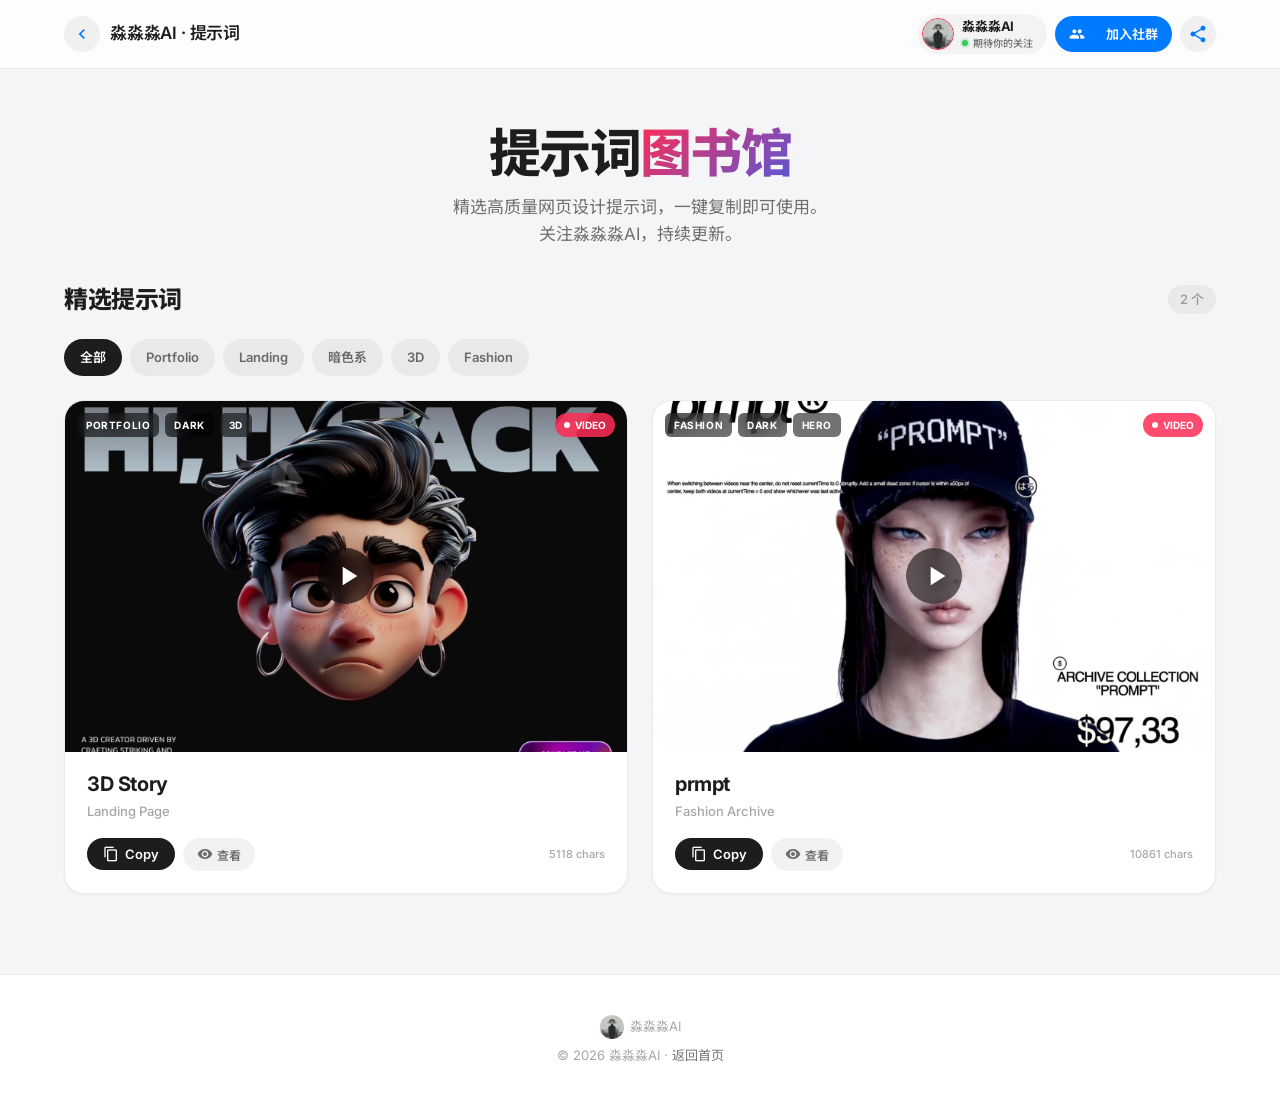
<file: prompts/index.html>
<!DOCTYPE html>
<html lang="zh-CN">
<head>
    <meta charset="UTF-8">
    <meta name="viewport" content="width=device-width, initial-scale=1.0, maximum-scale=1.0, user-scalable=no">
    <title>淼淼淼AI · 提示词图书馆</title>
    <link rel="icon" href="data:image/svg+xml,<svg xmlns=%22http://www.w3.org/2000/svg%22 viewBox=%220 0 100 100%22><text y=%22.9em%22 font-size=%2290%22>✦</text></svg>">
    <link rel="preconnect" href="https://fonts.loli.net">
    <link href="https://fonts.loli.net/css2?family=Inter:wght@400;500;600;700;800&family=Noto+Sans+SC:wght@300;400;500;600;700;800&display=swap" rel="stylesheet">
    <link href="https://fonts.loli.net/icon?family=Material+Icons+Outlined|Material+Icons" rel="stylesheet">
    <style>
        *, *::before, *::after {
            box-sizing: border-box;
            margin: 0;
            padding: 0;
        }

        :root {
            --bg: #F5F5F7;
            --bg-elevated: #FFFFFF;
            --bg-card: #FFFFFF;
            --bg-section: #FFFFFF;
            --text: #1D1D1F;
            --text-secondary: rgba(0, 0, 0, 0.55);
            --text-muted: rgba(0, 0, 0, 0.35);
            --accent: #FE2C55; /* 抖音主色 */
            --accent-2: #25F4EE; /* 抖音副色 */
            --ios-blue: #007AFF;
            --ios-bg: #F2F2F7;
            --border: rgba(0, 0, 0, 0.08);
            --border-strong: rgba(0, 0, 0, 0.14);
            --shadow-sm: 0 1px 3px rgba(0, 0, 0, 0.04);
            --shadow-md: 0 4px 24px rgba(0, 0, 0, 0.06);
            --shadow-lg: 0 8px 40px rgba(0, 0, 0, 0.08);
            --radius: 20px;
            --radius-sm: 14px;
            --font-sans: 'Inter', 'Noto Sans SC', -apple-system, BlinkMacSystemFont, 'SF Pro Display', 'PingFang SC', system-ui, sans-serif;
            --font-mono: 'SF Mono', 'JetBrains Mono', 'Fira Code', Menlo, Consolas, monospace;
        }

        html { -webkit-text-size-adjust: 100%; scroll-behavior: smooth; }

        body {
            font-family: var(--font-sans);
            background: var(--bg);
            color: var(--text);
            min-height: 100vh;
            line-height: 1.6;
            -webkit-font-smoothing: antialiased;
            overflow-x: hidden;
        }

        /* 容器 */
        .container {
            position: relative;
            z-index: 1;
            max-width: 1200px;
            margin: 0 auto;
            padding: 0 24px;
        }

        /* ===== 顶部 iOS 状态栏 + 导航 ===== */
        .navbar {
            position: sticky;
            top: 0;
            z-index: 50;
            background: rgba(255, 255, 255, 0.78);
            backdrop-filter: saturate(180%) blur(20px);
            -webkit-backdrop-filter: saturate(180%) blur(20px);
            border-bottom: 1px solid var(--border);
        }
        .navbar-inner {
            max-width: 1200px;
            margin: 0 auto;
            padding: 14px 24px;
            display: flex;
            align-items: center;
            justify-content: space-between;
        }
        .nav-left {
            display: flex;
            align-items: center;
            gap: 10px;
            cursor: pointer;
            transition: opacity 0.2s;
        }
        .nav-left:hover { opacity: 0.7; }
        .nav-back {
            width: 36px;
            height: 36px;
            border-radius: 50%;
            background: rgba(0, 0, 0, 0.05);
            display: flex;
            align-items: center;
            justify-content: center;
        }
        .nav-back .material-icons { font-size: 20px; color: var(--ios-blue); }
        .nav-title {
            font-size: 17px;
            font-weight: 600;
            color: var(--text);
            letter-spacing: -0.01em;
        }
        .nav-right {
            display: flex;
            align-items: center;
            gap: 8px;
        }

        /* 抖音博主入口 */
        .nav-douyin {
            display: flex;
            align-items: center;
            gap: 8px;
            padding: 4px 14px 4px 4px;
            background: rgba(0, 0, 0, 0.04);
            border-radius: 100px;
            text-decoration: none;
            transition: all 0.2s;
            cursor: pointer;
        }
        .nav-douyin:hover {
            background: rgba(0, 0, 0, 0.07);
        }
        .nav-avatar {
            width: 32px;
            height: 32px;
            border-radius: 50%;
            object-fit: cover;
            border: 1.5px solid #FE2C55;
            flex-shrink: 0;
        }
        .nav-author-info {
            display: flex;
            flex-direction: column;
            line-height: 1.2;
        }
        .nav-name {
            font-size: 13px;
            font-weight: 700;
            color: var(--text);
            letter-spacing: -0.01em;
        }
        .nav-tag {
            display: inline-flex;
            align-items: center;
            gap: 5px;
            font-size: 10px;
            color: var(--text-secondary);
            font-weight: 500;
            margin-top: 2px;
        }
        .nav-dot {
            width: 6px;
            height: 6px;
            border-radius: 50%;
            background: #34C759;
            box-shadow: 0 0 0 2px rgba(52, 199, 89, 0.2);
            animation: pulse 1.6s ease-in-out infinite;
        }
        @keyframes pulse {
            0%, 100% { opacity: 1; transform: scale(1); }
            50% { opacity: 0.6; transform: scale(0.85); }
        }

        /* 加入社群按钮 */
        .nav-join {
            display: inline-flex;
            align-items: center;
            gap: 5px;
            padding: 8px 14px;
            background: var(--ios-blue);
            color: #fff;
            border-radius: 100px;
            font-size: 13px;
            font-weight: 600;
            text-decoration: none;
            transition: all 0.2s;
        }
        .nav-join:hover {
            background: #0066d6;
            transform: scale(0.97);
        }
        .nav-join .material-icons {
            font-size: 16px;
        }

        .nav-icon {
            width: 36px;
            height: 36px;
            border-radius: 50%;
            background: rgba(0, 0, 0, 0.05);
            display: flex;
            align-items: center;
            justify-content: center;
            cursor: pointer;
            transition: background 0.2s;
        }
        .nav-icon:hover { background: rgba(0, 0, 0, 0.08); }
        .nav-icon .material-icons { font-size: 20px; color: var(--ios-blue); }

        /* ===== Hero ===== */
        .hero {
            padding: 56px 0 32px;
            text-align: center;
        }
        .hero h1 {
            font-size: clamp(36px, 6vw, 52px);
            font-weight: 800;
            letter-spacing: -0.03em;
            line-height: 1.1;
            color: var(--text);
            margin-bottom: 12px;
        }
        .hero h1 .accent {
            background: linear-gradient(135deg, #FE2C55 0%, #5856D6 100%);
            -webkit-background-clip: text;
            -webkit-text-fill-color: transparent;
            background-clip: text;
        }
        .hero p {
            font-size: clamp(15px, 1.6vw, 17px);
            color: var(--text-secondary);
            max-width: 520px;
            margin: 0 auto;
            line-height: 1.6;
        }

        /* ===== 抖音搜索卡片 ===== */
        .douyin-section {
            margin: 40px 0 24px;
        }
        .douyin-card {
            background: linear-gradient(135deg, #000 0%, #1a1a1f 100%);
            border-radius: var(--radius);
            padding: 32px;
            color: #fff;
            display: grid;
            grid-template-columns: 1fr auto;
            gap: 24px;
            align-items: center;
            box-shadow: 0 12px 40px rgba(254, 44, 85, 0.15);
            position: relative;
            overflow: hidden;
        }
        .douyin-card::before {
            content: '';
            position: absolute;
            top: -50%;
            right: -10%;
            width: 400px;
            height: 400px;
            background: radial-gradient(circle, rgba(254, 44, 85, 0.25) 0%, transparent 70%);
            pointer-events: none;
        }
        .douyin-card::after {
            content: '';
            position: absolute;
            bottom: -50%;
            left: -10%;
            width: 400px;
            height: 400px;
            background: radial-gradient(circle, rgba(37, 244, 238, 0.18) 0%, transparent 70%);
            pointer-events: none;
        }
        .douyin-content {
            position: relative;
            z-index: 1;
        }
        .douyin-eyebrow {
            display: inline-flex;
            align-items: center;
            gap: 6px;
            font-size: 12px;
            font-weight: 700;
            color: var(--accent-2);
            text-transform: uppercase;
            letter-spacing: 0.08em;
            margin-bottom: 12px;
        }
        .douyin-eyebrow .material-icons { font-size: 16px; }
        .douyin-title {
            font-size: clamp(20px, 3vw, 28px);
            font-weight: 800;
            color: #fff;
            letter-spacing: -0.02em;
            margin-bottom: 6px;
        }
        .douyin-subtitle {
            font-size: 14px;
            color: rgba(255, 255, 255, 0.6);
            margin-bottom: 20px;
        }
        .douyin-searchbar {
            display: flex;
            align-items: center;
            gap: 12px;
            background: rgba(255, 255, 255, 0.1);
            border: 1px solid rgba(255, 255, 255, 0.15);
            border-radius: 14px;
            padding: 14px 18px;
            max-width: 420px;
            backdrop-filter: blur(10px);
        }
        .douyin-searchbar .material-icons { font-size: 20px; color: rgba(255,255,255,0.5); }
        .douyin-searchbar-text {
            font-size: 15px;
            color: rgba(255, 255, 255, 0.5);
            font-weight: 500;
        }
        .douyin-searchbar-text strong {
            color: #fff;
            font-weight: 700;
        }
        .douyin-qr {
            position: relative;
            z-index: 1;
            width: 132px;
            height: 132px;
            background: #fff;
            border-radius: 16px;
            padding: 8px;
            display: flex;
            flex-direction: column;
            align-items: center;
            justify-content: center;
            box-shadow: 0 8px 24px rgba(0, 0, 0, 0.3);
        }
        .douyin-qr-grid {
            width: 88px;
            height: 88px;
            background-image:
                linear-gradient(45deg, #000 25%, transparent 25%),
                linear-gradient(-45deg, #000 25%, transparent 25%),
                linear-gradient(45deg, transparent 75%, #000 75%),
                linear-gradient(-45deg, transparent 75%, #000 75%);
            background-size: 12px 12px;
            background-position: 0 0, 0 6px, 6px -6px, -6px 0;
            position: relative;
        }
        .douyin-qr-grid::before, .douyin-qr-grid::after {
            content: '';
            position: absolute;
            width: 24px;
            height: 24px;
            background: #fff;
            border: 6px solid #000;
        }
        .douyin-qr-grid::before { top: 0; left: 0; }
        .douyin-qr-grid::after { top: 0; right: 0; }
        .douyin-qr-label {
            font-size: 10px;
            color: #000;
            font-weight: 600;
            margin-top: 6px;
            text-align: center;
        }

        /* ===== QQ 群卡片 ===== */
        .qq-section {
            margin: 0 0 56px;
        }
        .qq-card {
            background: #fff;
            border: 1px solid var(--border);
            border-radius: var(--radius);
            padding: 24px 28px;
            display: flex;
            align-items: center;
            gap: 20px;
            box-shadow: var(--shadow-sm);
            transition: transform 0.2s, box-shadow 0.2s;
        }
        .qq-card:hover {
            transform: translateY(-2px);
            box-shadow: var(--shadow-md);
        }
        .qq-icon {
            width: 56px;
            height: 56px;
            border-radius: 14px;
            background: linear-gradient(135deg, #12B7F5 0%, #007AFF 100%);
            display: flex;
            align-items: center;
            justify-content: center;
            color: #fff;
            font-weight: 800;
            font-size: 22px;
            flex-shrink: 0;
            box-shadow: 0 4px 12px rgba(0, 122, 255, 0.25);
        }
        .qq-content {
            flex: 1;
            min-width: 0;
        }
        .qq-title {
            font-size: 17px;
            font-weight: 700;
            color: var(--text);
            margin-bottom: 4px;
            letter-spacing: -0.01em;
        }
        .qq-desc {
            font-size: 13px;
            color: var(--text-secondary);
            line-height: 1.5;
        }
        .qq-desc strong {
            color: var(--ios-blue);
            font-weight: 600;
        }
        .qq-btn {
            display: inline-flex;
            align-items: center;
            gap: 6px;
            padding: 10px 20px;
            background: var(--ios-blue);
            color: #fff;
            border-radius: 100px;
            font-size: 14px;
            font-weight: 600;
            text-decoration: none;
            flex-shrink: 0;
            transition: all 0.2s;
        }
        .qq-btn:hover { background: #0066d6; transform: scale(0.98); }
        .qq-btn .material-icons { font-size: 16px; }

        /* ===== 提示词网格 ===== */
        .section-title {
            display: flex;
            align-items: center;
            justify-content: space-between;
            margin-bottom: 20px;
        }
        .section-title h2 {
            font-size: 24px;
            font-weight: 800;
            color: var(--text);
            letter-spacing: -0.02em;
        }
        .section-title .count {
            font-size: 13px;
            color: var(--text-muted);
            font-weight: 500;
            padding: 4px 12px;
            background: rgba(0, 0, 0, 0.05);
            border-radius: 100px;
        }

        .filters {
            display: flex;
            flex-wrap: wrap;
            gap: 8px;
            margin-bottom: 24px;
        }
        .filter-chip {
            padding: 8px 16px;
            border-radius: 100px;
            background: rgba(0, 0, 0, 0.05);
            border: none;
            font-size: 13px;
            font-weight: 600;
            color: var(--text-secondary);
            cursor: pointer;
            transition: all 0.2s;
            font-family: var(--font-sans);
        }
        .filter-chip:hover { background: rgba(0, 0, 0, 0.08); }
        .filter-chip.active {
            background: var(--text);
            color: #fff;
        }

        .prompts-grid {
            display: grid;
            grid-template-columns: repeat(2, 1fr);
            gap: 24px;
            padding: 0 0 80px;
        }

        .prompt-card {
            background: var(--bg-card);
            border-radius: var(--radius);
            overflow: hidden;
            box-shadow: var(--shadow-sm);
            border: 1px solid var(--border);
            transition: transform 0.3s ease, box-shadow 0.3s ease;
            opacity: 0;
            animation: cardFadeIn 0.5s ease forwards;
            cursor: pointer;
        }
        @keyframes cardFadeIn {
            from { opacity: 0; transform: translateY(20px); }
            to { opacity: 1; transform: translateY(0); }
        }
        .prompt-card:hover {
            transform: translateY(-4px);
            box-shadow: var(--shadow-lg);
        }

        /* 视频预览区 */
        .prompt-video-wrap {
            position: relative;
            width: 100%;
            aspect-ratio: 16 / 10;
            overflow: hidden;
            background: #000;
        }
        .prompt-video {
            width: 100%;
            height: 100%;
            object-fit: cover;
            display: block;
        }
        .prompt-play-btn {
            position: absolute;
            top: 50%;
            left: 50%;
            transform: translate(-50%, -50%);
            width: 56px;
            height: 56px;
            border-radius: 50%;
            background: rgba(0, 0, 0, 0.55);
            backdrop-filter: blur(10px);
            -webkit-backdrop-filter: blur(10px);
            display: flex;
            align-items: center;
            justify-content: center;
            cursor: pointer;
            z-index: 3;
            transition: all 0.2s;
            border: none;
        }
        .prompt-play-btn:hover { background: rgba(0, 0, 0, 0.7); transform: translate(-50%, -50%) scale(1.05); }
        .prompt-play-btn.playing { opacity: 0; pointer-events: none; }
        .prompt-play-btn .material-icons {
            font-size: 32px;
            color: #fff;
            margin-left: 3px;
        }
        .prompt-play-btn.playing .material-icons { margin-left: 0; }
        .prompt-video-overlay {
            position: absolute;
            top: 12px;
            left: 12px;
            display: flex;
            gap: 6px;
            z-index: 2;
        }
        .prompt-video-tag {
            font-size: 10px;
            font-weight: 700;
            text-transform: uppercase;
            letter-spacing: 0.06em;
            color: #fff;
            background: rgba(0, 0, 0, 0.55);
            backdrop-filter: blur(10px);
            -webkit-backdrop-filter: blur(10px);
            padding: 4px 9px;
            border-radius: 6px;
        }
        .prompt-video-live {
            position: absolute;
            top: 12px;
            right: 12px;
            display: inline-flex;
            align-items: center;
            gap: 5px;
            font-size: 10px;
            font-weight: 700;
            color: #fff;
            background: rgba(254, 44, 85, 0.85);
            padding: 4px 9px;
            border-radius: 100px;
            z-index: 2;
        }
        .prompt-video-live::before {
            content: '';
            width: 6px;
            height: 6px;
            border-radius: 50%;
            background: #fff;
            animation: livePulse 1.4s ease-in-out infinite;
        }
        @keyframes livePulse {
            0%, 100% { opacity: 1; }
            50% { opacity: 0.3; }
        }

        .prompt-card-body {
            padding: 20px 22px 22px;
        }
        .prompt-title {
            font-size: 20px;
            font-weight: 700;
            letter-spacing: -0.02em;
            color: var(--text);
            margin-bottom: 4px;
            line-height: 1.25;
        }
        .prompt-subtitle {
            font-size: 13px;
            color: var(--text-muted);
            font-weight: 500;
            margin-bottom: 16px;
        }
        .prompt-card-footer {
            display: flex;
            align-items: center;
            gap: 8px;
        }
        .btn-copy {
            display: inline-flex;
            align-items: center;
            gap: 6px;
            padding: 8px 16px;
            background: var(--text);
            color: #fff;
            border: none;
            border-radius: 100px;
            font-size: 13px;
            font-weight: 600;
            font-family: var(--font-sans);
            cursor: pointer;
            transition: all 0.2s;
        }
        .btn-copy:hover { transform: scale(0.97); }
        .btn-copy:active { transform: scale(0.95); }
        .btn-copy.copied { background: #34C759; }
        .btn-copy .material-icons { font-size: 16px; }

        .btn-view {
            display: inline-flex;
            align-items: center;
            gap: 4px;
            padding: 8px 14px;
            background: rgba(0, 0, 0, 0.05);
            color: var(--text-secondary);
            border: none;
            border-radius: 100px;
            font-size: 12px;
            font-weight: 600;
            font-family: var(--font-sans);
            cursor: pointer;
            transition: all 0.2s;
        }
        .btn-view:hover { background: rgba(0, 0, 0, 0.08); color: var(--text); }
        .btn-view .material-icons { font-size: 16px; }

        .prompt-meta {
            margin-left: auto;
            font-size: 11px;
            color: var(--text-muted);
            font-weight: 500;
        }

        /* ===== 模态框 ===== */
        .modal-overlay {
            position: fixed;
            inset: 0;
            background: rgba(0, 0, 0, 0.5);
            backdrop-filter: blur(8px);
            -webkit-backdrop-filter: blur(8px);
            z-index: 100;
            display: none;
            align-items: center;
            justify-content: center;
            padding: 24px;
            opacity: 0;
            transition: opacity 0.3s;
        }
        .modal-overlay.show { display: flex; opacity: 1; }
        .modal {
            background: #fff;
            border-radius: 20px;
            width: 100%;
            max-width: 720px;
            max-height: 86vh;
            display: flex;
            flex-direction: column;
            overflow: hidden;
            transform: scale(0.95);
            transition: transform 0.3s;
        }
        .modal-overlay.show .modal { transform: scale(1); }
        .modal-header {
            display: flex;
            align-items: flex-start;
            justify-content: space-between;
            padding: 24px 28px 16px;
            gap: 16px;
        }
        .modal-title-wrap { flex: 1; }
        .modal-title {
            font-size: 22px;
            font-weight: 700;
            letter-spacing: -0.02em;
            color: var(--text);
            margin-bottom: 4px;
        }
        .modal-subtitle {
            font-size: 13px;
            color: var(--text-muted);
        }
        .modal-close {
            width: 32px;
            height: 32px;
            border-radius: 50%;
            background: rgba(0, 0, 0, 0.05);
            border: none;
            color: var(--text-secondary);
            display: flex;
            align-items: center;
            justify-content: center;
            cursor: pointer;
            flex-shrink: 0;
        }
        .modal-close:hover { background: rgba(0, 0, 0, 0.08); }
        .modal-cover {
            width: 100%;
            aspect-ratio: 16 / 9;
            background: #000;
            overflow: hidden;
        }
        .modal-cover video {
            width: 100%;
            height: 100%;
            object-fit: cover;
        }
        .modal-body {
            padding: 24px 28px;
            overflow-y: auto;
            flex: 1;
        }
        .modal-code {
            background: #F5F5F7;
            border-radius: 12px;
            padding: 18px;
            max-height: 320px;
            overflow-y: auto;
        }
        .modal-code::-webkit-scrollbar { width: 6px; }
        .modal-code::-webkit-scrollbar-track { background: transparent; }
        .modal-code::-webkit-scrollbar-thumb { background: rgba(0,0,0,0.15); border-radius: 3px; }
        .modal-code pre {
            font-family: var(--font-mono);
            font-size: 12.5px;
            line-height: 1.7;
            color: #1D1D1F;
            white-space: pre-wrap;
            word-break: break-word;
            margin: 0;
        }
        .modal-footer {
            display: flex;
            justify-content: flex-end;
            gap: 10px;
            padding: 16px 28px 24px;
            border-top: 1px solid var(--border);
        }
        .btn-modal {
            display: inline-flex;
            align-items: center;
            gap: 6px;
            padding: 10px 20px;
            border: none;
            border-radius: 100px;
            font-size: 14px;
            font-weight: 600;
            font-family: var(--font-sans);
            cursor: pointer;
            transition: all 0.2s;
        }
        .btn-modal.primary {
            background: var(--ios-blue);
            color: #fff;
        }
        .btn-modal.primary:hover { background: #0066d6; }
        .btn-modal.copied { background: #34C759; }
        .btn-modal .material-icons { font-size: 16px; }

        /* ===== Toast ===== */
        .toast {
            position: fixed;
            bottom: 32px;
            left: 50%;
            transform: translateX(-50%) translateY(100px);
            background: rgba(0, 0, 0, 0.88);
            backdrop-filter: blur(20px);
            -webkit-backdrop-filter: blur(20px);
            color: #fff;
            padding: 14px 22px;
            border-radius: 100px;
            font-size: 14px;
            font-weight: 500;
            box-shadow: 0 8px 40px rgba(0, 0, 0, 0.2);
            z-index: 200;
            display: flex;
            align-items: center;
            gap: 8px;
            opacity: 0;
            transition: all 0.3s ease;
        }
        .toast.show {
            transform: translateX(-50%) translateY(0);
            opacity: 1;
        }
        .toast .material-icons { font-size: 18px; color: #34C759; }

        /* 空状态 */
        .empty-state {
            grid-column: 1 / -1;
            text-align: center;
            padding: 80px 0;
            color: var(--text-muted);
        }

        /* 页脚 */
        .footer {
            text-align: center;
            padding: 40px 24px 48px;
            color: var(--text-muted);
            font-size: 13px;
            border-top: 1px solid var(--border);
            background: #fff;
        }
        .footer a {
            color: var(--text-secondary);
            text-decoration: none;
            transition: color 0.2s;
        }
        .footer a:hover { color: var(--ios-blue); }
        .footer-author {
            display: inline-flex;
            align-items: center;
            gap: 6px;
            margin-bottom: 6px;
        }
        .footer-author img {
            width: 24px;
            height: 24px;
            border-radius: 50%;
            object-fit: cover;
        }

        /* 响应式 */
        @media (max-width: 880px) {
            .prompts-grid { grid-template-columns: 1fr; }
            .douyin-card { grid-template-columns: 1fr; }
            .douyin-qr { margin: 0 auto; }
        }
        @media (max-width: 640px) {
            .container { padding: 0 16px; }
            .hero { padding: 40px 0 24px; }
            .hero h1 { font-size: 30px; }
            .navbar-inner { padding: 12px 16px; gap: 8px; }
            .nav-title { font-size: 15px; }
            .nav-author-info { display: none; }
            .nav-douyin { padding: 4px; }
            .nav-join span:last-child { display: none; }
            .nav-join { padding: 8px 10px; }
            .nav-icon { display: none; }
            .douyin-card { padding: 24px 20px; }
            .douyin-qr { width: 112px; height: 112px; }
            .qq-card { padding: 18px 20px; flex-wrap: wrap; }
            .qq-btn { width: 100%; justify-content: center; }
            .prompt-card-body { padding: 16px 18px 18px; }
            .prompt-title { font-size: 18px; }
            .modal { border-radius: 16px; }
            .modal-header { padding: 18px 20px 12px; }
            .modal-body { padding: 18px 20px 20px; }
            .modal-footer { padding: 12px 20px 18px; }
        }
    </style>
</head>
<body>

<!-- 顶部导航 -->
<nav class="navbar">
    <div class="navbar-inner">
        <div class="nav-left" onclick="window.location.href='/'">
            <div class="nav-back">
                <span class="material-icons">chevron_left</span>
            </div>
            <span class="nav-title">淼淼淼AI · 提示词</span>
        </div>
        <div class="nav-right">
            <a class="nav-douyin" href="https://v.douyin.com/9riRmuXXFKY/" target="_blank" rel="noopener" title="抖音搜索 淼淼淼AI">
                <img src="/prompts/covers/avatar.jpg" alt="淼淼淼AI" class="nav-avatar">
                <div class="nav-author-info">
                    <span class="nav-name">淼淼淼AI</span>
                    <span class="nav-tag">
                        <span class="nav-dot"></span>
                        期待你的关注
                    </span>
                </div>
            </a>
            <a class="nav-join" href="https://qun.qq.com/universal-share/share?ac=1&authKey=vXtXRltHWyk6ECrv3HslMVoXb5bis83IhPqfnCR1mDYF4ZC1I4a9EAlotdtoWsqX&busi_data=eyJncm91cENvZGUiOiIxNzY5NTAwMzEiLCJ0b2tlbiI6InJpWVhoSVFYNVpvUnd4alkxZG8rcEhheENKdGk0UzkzVkVxMGZvV3plUEExWDJsYTVhYTRYSllUMjZaK0trbnoiLCJ1aW4iOiIzMjI3NTEzMzQwIn0%3D&data=D89I7IwNLQHYH-qXcW9rfYEcJMYOzFAu7bEsBx07V7lioGAAS4eFOTUIxp4jageA4ifryQVTClf6lJ6MuSiKNw&svctype=4&tempid=h5_group_info" target="_blank" rel="noopener">
                <span class="material-icons">groups</span>
                <span>加入社群</span>
            </a>
            <div class="nav-icon" id="btn-copy-top" title="复制主页链接">
                <span class="material-icons">share</span>
            </div>
        </div>
    </div>
</nav>

<!-- Hero -->
<div class="container">
    <section class="hero">
        <h1>提示词<span class="accent">图书馆</span></h1>
        <p>精选高质量网页设计提示词，一键复制即可使用。<br>关注淼淼淼AI，持续更新。</p>
    </section>

    <!-- 提示词网格 -->
    <div class="section-title">
        <h2>精选提示词</h2>
        <span class="count" id="prompt-count">— 个</span>
    </div>

    <div class="filters" id="filters">
        <div class="filter-chip active" data-filter="all">全部</div>
        <div class="filter-chip" data-filter="portfolio">Portfolio</div>
        <div class="filter-chip" data-filter="landing">Landing</div>
        <div class="filter-chip" data-filter="dark">暗色系</div>
        <div class="filter-chip" data-filter="3d">3D</div>
        <div class="filter-chip" data-filter="fashion">Fashion</div>
    </div>

    <div class="prompts-grid" id="prompts-grid"></div>
</div>

<!-- 模态框 -->
<div class="modal-overlay" id="modal">
    <div class="modal" onclick="event.stopPropagation()">
        <div class="modal-header">
            <div class="modal-title-wrap">
                <div class="modal-title" id="modal-title"></div>
                <div class="modal-subtitle" id="modal-subtitle"></div>
            </div>
            <div class="modal-close" id="modal-close">
                <span class="material-icons" style="font-size:20px;">close</span>
            </div>
        </div>
        <div class="modal-cover" id="modal-cover"></div>
        <div class="modal-body">
            <div class="modal-code">
                <pre id="modal-code"></pre>
            </div>
        </div>
        <div class="modal-footer">
            <button class="btn-modal primary" id="btn-copy-modal">
                <span class="material-icons">content_copy</span>
                <span id="btn-copy-modal-text">复制提示词</span>
            </button>
        </div>
    </div>
</div>

<!-- Toast -->
<div class="toast" id="toast">
    <span class="material-icons">check_circle</span>
    <span id="toast-text">已复制到剪贴板</span>
</div>

<!-- 页脚 -->
<footer class="footer">
    <div class="footer-author">
        <img src="/prompts/covers/avatar.jpg" alt="淼淼淼AI">
        <span>淼淼淼AI</span>
    </div>
    <p>© 2026 淼淼淼AI · <a href="/">返回首页</a></p>
</footer>

<script>
// ===== 提示词数据 =====
const PROMPTS = [
    {
        id: 1,
        title: '3D Story',
        subtitle: 'Landing Page',
        desc: '深色 3D 创作者作品集完整版：Hero（含磁吸人像）+ 滚动跑马灯 + About + Services + Projects 五大分区。',
        video: '/prompts/covers/jack-3d.mp4',
        tags: ['Portfolio', 'Dark', '3D'],
        cats: ['portfolio', 'dark', '3d', 'landing'],
        content: `Build a 3D Creator portfolio landing page for "Jack" using React, TypeScript, Tailwind CSS, Framer Motion, and Lucide React. The page has a dark theme (#0C0C0C background) with the font Kanit (Google Fonts, weights 300-900). The page title is "Jack -- 3D Creator".

GLOBAL STYLES
- Background: #0C0C0C on html, body, #root, and the main wrapper
- Font family: 'Kanit', sans-serif
- Global reset: box-sizing border-box, margin 0, padding 0
- CSS class .hero-heading: gradient text using background: linear-gradient(180deg, #646973 0%, #BBCCD7 100%) with -webkit-background-clip: text and -webkit-text-fill-color: transparent
- Main wrapper has overflowX: 'clip'

SECTION ORDER
1. HeroSection
2. MarqueeSection
3. AboutSection
4. ServicesSection
5. ProjectsSection

1. HERO SECTION
Full viewport height (h-screen), flex column layout with overflowX: clip.

Navbar: Horizontal nav bar with 4 links -- "About", "Price", "Projects", "Contact" -- evenly spaced with justify-between. Text color #D7E2EA, font-medium, uppercase, tracking-wider. Sizes: text-sm md:text-lg lg:text-[1.4rem]. Padding: px-6 md:px-10 pt-6 md:pt-8. Hover: opacity 70% with 200ms transition.

Hero Heading: Massive h1 with text "Hi, i'm jack" (lowercase "i", curly apostrophe). Uses the .hero-heading gradient text class. Font-black, uppercase, tracking-tight, leading-none, whitespace-nowrap, w-full. Font sizes: text-[14vw] sm:text-[15vw] md:text-[16vw] lg:text-[17.5vw]. Margin top: mt-6 sm:mt-4 md:-mt-5. Wrapped in overflow-hidden container.

Bottom bar: Flexbox justify-between items-end with pb-7 sm:pb-8 md:pb-10:
- Left: paragraph text "a 3d creator driven by crafting striking and unforgettable projects", color #D7E2EA, font-light, uppercase, tracking-wide, leading-snug. Font size: clamp(0.75rem, 1.4vw, 1.5rem). Max-width: max-w-[160px] sm:max-w-[220px] md:max-w-[260px].
- Right: ContactButton component

Hero Portrait: Centered absolutely. Uses a Magnet component (mouse-following magnetic effect) wrapping an image. Image URL: https://shrug-person-78902957.figma.site/_components/v2/d24c01ad3a56fc65e942a1f501eb73db42d7cf9a/Rectangle_40443.81459862.png. Magnet settings: padding 150, strength 3, activeTransition "transform 0.3s ease-out", inactiveTransition "transform 0.6s ease-in-out". Positioning: absolute left-1/2 -translate-x-1/2 z-10. Width: w-[280px] sm:w-[360px] md:w-[440px] lg:w-[520px]. On mobile: top-1/2 -translate-y-1/2. On sm+: sm:top-auto sm:translate-y-0 sm:bottom-0.

FadeIn animations: Navbar fades in with delay 0, y -20. Heading: delay 0.15, y 40. Left text: delay 0.35, y 20. Contact button: delay 0.5, y 20. Portrait: delay 0.6, y 30.

2. MARQUEE SECTION
Two rows of images that scroll horizontally based on page scroll position. Background #0C0C0C. Padding: pt-24 sm:pt-32 md:pt-40 pb-10.

21 GIF images from motionsites.ai:
https://motionsites.ai/assets/hero-space-voyage-preview-eECLH3Yc.gif
https://motionsites.ai/assets/hero-codenest-preview-Cgppc2qV.gif
https://motionsites.ai/assets/hero-vex-ventures-preview-BczMFIiw.gif
https://motionsites.ai/assets/hero-stellar-ai-v2-preview-DjvxjG3C.gif
https://motionsites.ai/assets/hero-asme-preview-B_nGDnTP.gif
https://motionsites.ai/assets/hero-transform-data-preview-Cx5OU29N.gif
https://motionsites.ai/assets/hero-vitara-preview-Cjz2QYyU.gif
https://motionsites.ai/assets/hero-terra-preview-BFjrCr7T.gif
https://motionsites.ai/assets/hero-skyelite-preview-DHaZIgUv.gif
https://motionsites.ai/assets/hero-aethera-preview-DknSlcTa.gif
https://motionsites.ai/assets/hero-designpro-preview-D8c5_een.gif
https://motionsites.ai/assets/hero-stellar-ai-preview-D3HL6bw1.gif
https://motionsites.ai/assets/hero-xportfolio-preview-D4A8maiC.gif
https://motionsites.ai/assets/hero-orbit-web3-preview-BXt4OttD.gif
https://motionsites.ai/assets/hero-nexora-preview-cx5HmUgo.gif
https://motionsites.ai/assets/hero-evr-ventures-preview-DZxeVFEX.gif
https://motionsites.ai/assets/hero-planet-orbit-preview-DWAP8Z1P.gif
https://motionsites.ai/assets/hero-new-era-preview-CocuDUm9.gif
https://motionsites.ai/assets/hero-wealth-preview-B70idl_u.gif
https://motionsites.ai/assets/hero-luminex-preview-CxOP7ce6.gif
https://motionsites.ai/assets/hero-celestia-preview-0yO3jXO8.gif

Row 1: first 11 images, tripled for seamless scrolling. Moves RIGHT on scroll (translateX(offset - 200)).
Row 2: remaining 10 images, tripled. Moves LEFT on scroll (translateX(-(offset - 200))).
Scroll offset calculated as: (window.scrollY - sectionTop + window.innerHeight) * 0.3
Each image tile: 420px x 270px, rounded-2xl, object-cover, lazy loaded. Gap between tiles: gap-3. Gap between rows: gap-3. Uses willChange: 'transform' for performance. Scroll listener is passive.

3. ABOUT SECTION
Full-height centered section with min-h-screen, padding px-5 sm:px-8 md:px-10 py-20.

Four decorative 3D images positioned absolutely in corners:
- Top-left: Moon icon -- https://shrug-person-78902957.figma.site/_components/v2/ebb2b8f25d8e24d5f0a5ca8af4c950de81aa2fd7/moon_icon.113

Center content: large heading "About" with gradient text, followed by descriptive paragraph. FadeIn animation with y 40.`
    },
    {
        id: 2,
        title: 'prmpt',
        subtitle: 'Fashion Archive',
        desc: '滚动驱动的时尚档案落地页：全屏视频背景 + 黑板滑入 + 散落产品网格 + 白色结尾覆盖。',
        video: '/prompts/covers/prmpt.mp4',
        tags: ['Fashion', 'Dark', 'Hero'],
        cats: ['fashion', 'dark', 'landing'],
        content: `Build a full-screen, scroll-driven fashion/archive landing page for a brand called "prmpt". The page has two main phases:

1. Hero phase (first 100vh of scroll): Full-viewport video background with overlaid UI (logo, nav, product info, custom cursor). A black panel slides up from below covering the video.
2. Gallery phase (continues scrolling): The black panel contains a scattered grid of product images that scale in/out as they enter/exit the viewport. At the end, a white overlay fades in with a "view" CTA button.

TECH STACK
- React 19 + TypeScript
- Vite 6 with @vitejs/plugin-react
- Tailwind CSS v4 via @tailwindcss/vite plugin
- GSAP 3.15 + @gsap/react (ScrollTrigger)
- Motion (Framer Motion) 12 (motion/react)
- Font: "Inter Tight" (Google Fonts, weight 500)

ASSET URLS
Videos (CloudFront):
- LEFT: https://d8j0ntlcm91z4.cloudfront.net/user_39ca84eAE1ODL9hbR5VhoEj8tBf/hf_20260625_154433_532a85d3-dabf-4265-b8bd-19ac6af31842.mp4
- RIGHT: https://d8j0ntlcm91z4.cloudfront.net/user_39ca84eAE1ODL9hbR5VhoEj8tBf/hf_20260625_154401_a664f076-b971-4557-8728-40ef9ea4c49b.mp4

Gallery Images (10 total, all from images.higgs.ai):
1. https://images.higgs.ai/?default=1&output=webp&url=https%3A%2F%2Fd8j0ntlcm91z4.cloudfront.net%2Fuser_38xzZboKViGWJOttwIXH07lWA1P%2Fhf_20260629_104530_521b2f85-c0f3-4d0e-9704-b578315b4cb9.png&w=1920&q=85
2. https://images.higgs.ai/?default=1&output=webp&url=https%3A%2F%2Fd8j0ntlcm91z4.cloudfront.net%2Fuser_38xzZboKViGWJOttwIXH07lWA1P%2Fhf_20260629_103711_76ccdb8b-5043-4f47-9c54-4379713393ea.png&w=1920&q=85
3. https://images.higgs.ai/?default=1&output=webp&url=https%3A%2F%2Fd8j0ntlcm91z4.cloudfront.net%2Fuser_38xzZboKViGWJOttwIXH07lWA1P%2Fhf_20260629_103728_394f6a1b-85e2-4386-a4f6-408472a0a5b7.png&w=1920&q=85
4. https://images.higgs.ai/?default=1&output=webp&url=https%3A%2F%2Fd8j0ntlcm91z4.cloudfront.net%2Fuser_38xzZboKViGWJOttwIXH07lWA1P%2Fhf_20260629_103739_86743e0e-16a7-4bee-bf38-dd67985344dc.png&w=1920&q=85
5. https://images.higgs.ai/?default=1&output=webp&url=https%3A%2F%2Fd8j0ntlcm91z4.cloudfront.net%2Fuser_38xzZboKViGWJOttwIXH07lWA1P%2Fhf_20260629_103748_b2215dc8-a3a7-470d-b19a-5b87fa7d0c37.png&w=1920&q=85
6. https://images.higgs.ai/?default=1&output=webp&url=https%3A%2F%2Fd8j0ntlcm91z4.cloudfront.net%2Fuser_38xzZboKViGWJOttwIXH07lWA1P%2Fhf_20260629_103758_e919ce72-5c9d-4b87-9be6-d7647b34825c.png&w=1920&q=85
7. https://images.higgs.ai/?default=1&output=webp&url=https%3A%2F%2Fd8j0ntlcm91z4.cloudfront.net%2Fuser_38xzZboKViGWJOttwIXH07lWA1P%2Fhf_20260629_103808_013583d0-3386-4547-9832-37c7d8edb3ac.png&w=1920&q=85
8. https://images.higgs.ai/?default=1&output=webp&url=https%3A%2F%2Fd8j0ntlcm91z4.cloudfront.net%2Fuser_38xzZboKViGWJOttwIXH07lWA1P%2Fhf_20260629_103937_a0c49d0a-33eb-4ead-aea6-c1baf241acbc.png&w=1920&q=85
9. https://images.higgs.ai/?default=1&output=webp&url=https%3A%2F%2Fd8j0ntlcm91z4.cloudfront.net%2Fuser_38xzZboKViGWJOttwIXH07lWA1P%2Fhf_20260629_103956_d18ed8fd-7b6f-4b86-91f9-20010fe38670.png&w=1920&q=85
10. https://images.higgs.ai/?default=1&output=webp&url=https%3A%2F%2Fd8j0ntlcm91z4.cloudfront.net%2Fuser_38xzZboKViGWJOttwIXH07lWA1P%2Fhf_20260629_104034_ba5a9963-87ff-4008-a545-6bd686c088b5.png&w=1920&q=85

SECTION 1: HERO

Root container: id="scroll-spacer", position: relative, user-select: none, background: white. Height dynamically calculated (initially 500vh, then overridden by GSAP to vh + maxScroll + 2*vh). Custom cursor hidden on desktop (cursor: none), default on touch devices.

1A. Custom Cursor (Desktop Only)
- Hidden on mobile/tablet (< 1024px)
- A fixed, pointer-events-none, z-index: 50 div that follows mousemove
- Positioned via direct DOM manipulation (style.left/top = clientX/clientY)
- transform: translate(-50%, -50%) to center on pointer
- mix-blend-mode: exclusion
- Contains a 48x48 SVG: a circle with stroke (r=22.75, strokeWidth=2.5) containing a custom Japanese/decorative glyph path, all filled white

1B. Logo (Top Left)
- position: fixed, pointer-events-none, z-index: 20
- mix-blend-mode: exclusion
- Responsive width: 124px (mobile < 640), 266px (tablet 640-1024), 355px (desktop)
- Position: top: 16px, left: 16px (mobile), top: 32px, left: 32px (desktop)
- Motion animation: fade in + slide up (opacity: 0->1, y: 12->0), duration 0.6s, ease [0.25, 0.1, 0.25, 1], delay 0s
- SVG viewBox 0 0 355 110, contains the "prmpt" wordmark + circled "R" mark, all paths filled white

1C. Caption (Below Logo, Left Side)
- position: fixed, pointer-events-none, z-index: 20
- mix-blend-mode: exclusion
- Position: left: 32px (desktop), left: 16px (mobile)
- Top: 244px (desktop), 180px (tablet), 118px (mobile)
- Width: 692px (desktop), calc(50vw - 48px) (tablet), calc(100vw - 32px) (mobile)
- Font: Inter Tight, weight 500, size 12px, line-height 140%, letter-spacing -0.04em, color #FFFFFF
- Motion animation: same as logo but delay 0.3s
- Text: "When switching between videos near the center, do not reset currentTime to 0 abruptly. Add a small dead zone: if cursor is within +/-50px of center, keep both videos at currentTime = 0 and show whichever was last active."

1D. Header Navigation (Top Right)
- position: fixed, z-index: 20, pointer-events-none
- mix-blend-mode: exclusion
- Position: top: 32px, right: 32px (desktop), top: 16px, right: 16px (mobile)
- Width: 330px (desktop), auto (mobile)
- Height: 30px
- Flex row, justify-content: space-between, align-items: center
- Motion animation: same easing, delay 0.15s
- Contains: "ABOUT" text (hidden on mobile, 15px white), Hamburger SVG (30x30, two horizontal lines stroke white 2.5), "[ CART ]" text (15px desktop / 13px mobile, white)

1E. Product Info (Bottom Right)
- id="outro-info", position: fixed, pointer-events-none, z-index: 20
- mix-blend-mode: exclusion
- Desktop: right: 32px, bottom: 80px, width: 330px, flex-column, align center
- Mobile: left: 0, right: 0, bottom: 48px, flex-column, align center
- Motion animation: opacity 0->1, delay 0.45s
- data-outro-offset: 166 (desktop), 132 (mobile)
- Contains: Circle icon (30x30 desktop, 20x20 mobile) with random symbol from ['8', '$', '^^', '%', '/'] changing on scroll (throttled 80ms), Collection label "ARCHIVE COLLECTION" + line break + "PROMPT" (30px desktop / 20px mobile), Price "$97,33" (80px desktop / 60px mobile)

1F. "View" Button (Bottom Right, Initially Hidden)
- id="outro-buy", position: fixed, pointer-events-none, z-index: 20
- mix-blend-mode: exclusion
- Desktop: right: 32px, bottom: 32px, width: 330px, height: 174px
- Mobile: left: 16px, right: 16px, bottom: 60px, height: 100px
- transform-origin: right bottom, transform: scale(0) (scales to 1 via scroll)
- Background: #fff, border-radius: 1335px (pill shape)
- Text "view": Inter Tight, 500, 110px (desktop) / 72px (mobile), letter-spacing -0.04em, color #fff, mix-blend-mode: exclusion

1G. Video Container
- id="main-canvas", pointer-events-none
- Desktop: position: fixed, inset: 0, width: 100%, height: 100%, z-index: 0
- Mobile: position: fixed, left: 0, top: 220px, width: 100vw, height: calc(100vh - 220px), z-index: 0
- Opacity transition: 0 -> 1 when both videos loaded (opacity 0.3s ease)
- overflow: hidden
- Contains two <video> elements (muted, playsInline, preload="auto"), absolutely positioned to fill container, object-fit: cover
- Left video starts display: none, right starts display: block

1H. Video Interaction Logic

Desktop (non-touch):
- Videos are NOT auto-played. They are scrubbed based on cursor X position via requestAnimationFrame
- Dead zone: Math.max(30, width * 0.05) pixels from center
- If cursor is in dead zone, keep current video at currentTime = 0
- If cursor moves left of dead zone: show RIGHT video, scrub based on distance
- If cursor moves right of dead zone: show LEFT video, scrub based on distance
- activeSideRef tracks which side was last active
- Progress calculation: (distance from dead zone edge) / (available range) mapped to 0...video.duration
- CRITICAL: Only update currentTime when !video.seeking -- prevents jittery playback

Mobile/Tablet (touch):
- Videos auto-play alternately: left plays first, on ended switches to right, etc.
- Respects prefers-reduced-motion

1I. White Overlay
- id="outro-overlay", position: fixed, inset: 0, pointer-events-none, z-index: 12
- Background: #fff, opacity: 0 (controlled by scroll)

1J. Footer
- id="outro-footer", position: fixed, pointer-events-none
- Left: 16px, bottom: 32px (desktop) / 24px (mobile)
- mix-blend-mode: exclusion, opacity: 0 (controlled by scroll)
- Two spans: "PRMPT (R) 2026" and "PRIVACY POLICY"
- Font: Inter Tight, 500, 13px (desktop) / 11px (mobile)

SECTION 2: BLACK PANEL (GALLERY)

Container
- position: fixed, inset: 0, background: black, z-index: 10
- Initially translated translateY(100vh) (off-screen below)
- Slides up to translateY(0) during first 100vh of scroll via GSAP ScrollTrigger (scrub: true, ease: none)

Inner Wrapper
- width: 100%, padding-top: min(400px, 40vh)

Grid Layout Algorithm
- Responsive columns: 2 (< 640px), 3 (640-1024px), 4 (>= 1024px)
- Each cell has aspect-ratio: 2/3
- Layout function buildLayout(count, cols) creates rows:
  - For each row r, compute primary column: a = (r * 2 + (r % 2)) % cols
  - Place one image at column a
  - Every 3rd row (r % 3 === 0), place a second image at b = (a + 2) % cols
  - Empty cells get -1

Card Behavior
- Each card has class bp-card, will-change: transform
- transform: scale(0) initially
- transform-origin: cards in left half get right bottom, right half get left bottom
- Scale computed per-frame in RAF based on card vertical position:
  - Enter: Math.min(1, (vh - top) / (vh * 0.6))
  - Exit: Math.min(1, bottom / (vh * 0.4))
  - Final scale: Math.min(enter, exit)
  - If fully off-screen: scale(0)

Scroll Phases (RAF-based)
- Phase 1 (scrollY 0 to vh): Panel slides up. Cards computed with panelOffset = vh - scrollY
- Phase 2 (scrollY > vh): Panel fixed at top. Inner wrapper translates up: translateY(-(scrollY - vh))
- Outro (scrollY > vh + maxScroll): White overlay fades in, product info slides up by outroOffset px, "view" button scales from 0 to 1, footer fades in. Progress: (scrollY - vh - maxScroll) / (vh - 100)

Spacer Height Calculation
- Set dynamically: vh + maxScroll + 2 * vh where maxScroll = wrapScrollHeight - vh

CSS (index.css):
@import "tailwindcss";
.bp-card { will-change: transform; }
@media (prefers-reduced-motion: reduce) { .bp-card { will-change: auto; } }

KEY DESIGN PRINCIPLES
- All text overlays use mix-blend-mode: exclusion
- No visible scroll bar interaction -- entirely RAF-driven
- pointer-events-none on all overlaid UI elements
- user-select: none on root container
- Videos hidden (visibility: hidden) once scroll passes first viewport height
- Circle symbol randomizes on scroll (throttled to 80ms)
- Entry animations staggered: logo (0s), nav (0.15s), caption (0.3s), product info (0.45s)`
    }
];

// ===== 渲染 =====
const grid = document.getElementById('prompts-grid');
const countEl = document.getElementById('prompt-count');
let currentFilter = 'all';

function renderPrompts() {
    const filtered = currentFilter === 'all'
        ? PROMPTS
        : PROMPTS.filter(p => p.cats.includes(currentFilter));

    countEl.textContent = `${filtered.length} 个`;

    if (filtered.length === 0) {
        grid.innerHTML = `<div class="empty-state">这个分类暂时没有提示词</div>`;
        return;
    }

    grid.innerHTML = filtered.map((p, i) => {
        const videoName = p.video.split('/').pop().replace('.mp4', '');
        return `
        <article class="prompt-card" data-id="${p.id}" style="animation-delay:${i * 0.08}s">
            <div class="prompt-video-wrap">
                <video class="prompt-video" loop muted playsinline webkit-playsinline preload="none" poster="/prompts/covers/${videoName}.jpg" src="${p.video}"></video>
                <button class="prompt-play-btn" data-id="${p.id}" aria-label="播放视频">
                    <span class="material-icons">play_arrow</span>
                </button>
                <div class="prompt-video-overlay">
                    ${p.tags.map(t => `<span class="prompt-video-tag">${t}</span>`).join('')}
                </div>
                <div class="prompt-video-live">VIDEO</div>
            </div>
            <div class="prompt-card-body">
                <h2 class="prompt-title">${p.title}</h2>
                <div class="prompt-subtitle">${p.subtitle}</div>
                <div class="prompt-card-footer">
                    <button class="btn-copy" data-id="${p.id}">
                        <span class="material-icons">content_copy</span>
                        <span>Copy</span>
                    </button>
                    <button class="btn-view" data-id="${p.id}">
                        <span class="material-icons">visibility</span>
                        <span>查看</span>
                    </button>
                    <span class="prompt-meta">${p.content.length} chars</span>
                </div>
            </div>
        </article>
    `;
    }).join('');

    // 绑定播放按钮 + IntersectionObserver 自动播放
    initVideoPlayers();
}

// ===== 视频播放控制 =====
const isMobile = /iPhone|iPad|iPod|Android/i.test(navigator.userAgent);
let videoObserver = null;

function initVideoPlayers() {
    const videos = grid.querySelectorAll('video.prompt-video');
    const playBtns = grid.querySelectorAll('.prompt-play-btn');

    // 桌面端：IntersectionObserver 控制自动播放
    if (!isMobile && 'IntersectionObserver' in window) {
        if (videoObserver) videoObserver.disconnect();
        videoObserver = new IntersectionObserver((entries) => {
            entries.forEach(entry => {
                const video = entry.target;
                const btn = video.parentElement.querySelector('.prompt-play-btn');
                if (entry.isIntersecting) {
                    video.play().then(() => {
                        if (btn) btn.classList.add('playing');
                    }).catch(() => {});
                } else {
                    video.pause();
                }
            });
        }, { threshold: 0.4 });
        videos.forEach(v => videoObserver.observe(v));
    }

    // 点击播放按钮
    playBtns.forEach(btn => {
        btn.addEventListener('click', (e) => {
            e.stopPropagation();
            const card = btn.closest('.prompt-card');
            const video = card.querySelector('video.prompt-video');
            if (video.paused) {
                video.play().then(() => {
                    btn.classList.add('playing');
                }).catch(err => {
                    console.error('Play failed:', err);
                });
            } else {
                video.pause();
                btn.classList.remove('playing');
            }
        });
    });

    // 视频本身点击切换
    videos.forEach(video => {
        video.addEventListener('click', (e) => {
            e.stopPropagation();
        });
        video.addEventListener('ended', () => {
            const btn = video.parentElement.querySelector('.prompt-play-btn');
            if (btn) btn.classList.remove('playing');
        });
    });
}

// ===== 复制 =====
const toast = document.getElementById('toast');
const toastText = document.getElementById('toast-text');
let toastTimer;

function showToast(text) {
    toastText.textContent = text;
    toast.classList.add('show');
    clearTimeout(toastTimer);
    toastTimer = setTimeout(() => toast.classList.remove('show'), 2000);
}

async function copyText(text, btn) {
    try {
        await navigator.clipboard.writeText(text);
    } catch {
        const ta = document.createElement('textarea');
        ta.value = text;
        ta.style.position = 'fixed';
        ta.style.opacity = '0';
        document.body.appendChild(ta);
        ta.select();
        document.execCommand('copy');
        document.body.removeChild(ta);
    }
    showToast('已复制到剪贴板');
    if (btn) {
        btn.classList.add('copied');
        const label = btn.querySelector('span:last-child');
        const origLabel = label.textContent;
        label.textContent = '已复制';
        const icon = btn.querySelector('.material-icons');
        if (icon) icon.textContent = 'check';
        setTimeout(() => {
            btn.classList.remove('copied');
            label.textContent = origLabel;
            if (icon) icon.textContent = 'content_copy';
        }, 2000);
    }
}

// ===== 模态框 =====
const modal = document.getElementById('modal');
const modalTitle = document.getElementById('modal-title');
const modalSubtitle = document.getElementById('modal-subtitle');
const modalCover = document.getElementById('modal-cover');
const modalCode = document.getElementById('modal-code');
const modalClose = document.getElementById('modal-close');
const btnCopyModal = document.getElementById('btn-copy-modal');
const btnCopyModalText = document.getElementById('btn-copy-modal-text');
let currentModalPrompt = null;

function openModal(id) {
    const p = PROMPTS.find(x => x.id === id);
    if (!p) return;
    currentModalPrompt = p;
    modalTitle.textContent = p.title;
    modalSubtitle.textContent = p.subtitle + ' · ' + p.desc;
    modalCover.innerHTML = `<video src="${p.video}" autoplay muted loop playsinline></video>`;
    modalCode.textContent = p.content;
    btnCopyModal.classList.remove('copied');
    btnCopyModalText.textContent = '复制提示词';
    btnCopyModal.querySelector('.material-icons').textContent = 'content_copy';
    modal.classList.add('show');
    document.body.style.overflow = 'hidden';
}
function closeModal() {
    modal.classList.remove('show');
    document.body.style.overflow = '';
}

modalClose.addEventListener('click', closeModal);
modal.addEventListener('click', closeModal);
btnCopyModal.addEventListener('click', () => {
    if (currentModalPrompt) copyText(currentModalPrompt.content, btnCopyModal);
});
document.addEventListener('keydown', (e) => {
    if (e.key === 'Escape' && modal.classList.contains('show')) closeModal();
});

// ===== 事件 =====
grid.addEventListener('click', (e) => {
    const copyBtn = e.target.closest('.btn-copy');
    if (copyBtn) {
        e.stopPropagation();
        const id = parseInt(copyBtn.dataset.id);
        const p = PROMPTS.find(x => x.id === id);
        if (p) copyText(p.content, copyBtn);
        return;
    }
    const viewBtn = e.target.closest('.btn-view');
    if (viewBtn) {
        e.stopPropagation();
        openModal(parseInt(viewBtn.dataset.id));
        return;
    }
    const card = e.target.closest('.prompt-card');
    if (card) openModal(parseInt(card.dataset.id));
});

document.getElementById('filters').addEventListener('click', (e) => {
    const chip = e.target.closest('.filter-chip');
    if (!chip) return;
    document.querySelectorAll('.filter-chip').forEach(c => c.classList.remove('active'));
    chip.classList.add('active');
    currentFilter = chip.dataset.filter;
    renderPrompts();
});

document.getElementById('btn-copy-top').addEventListener('click', () => {
    copyText(window.location.href, null);
});

// 初始渲染
renderPrompts();
</script>

</body>
</html>
</file>
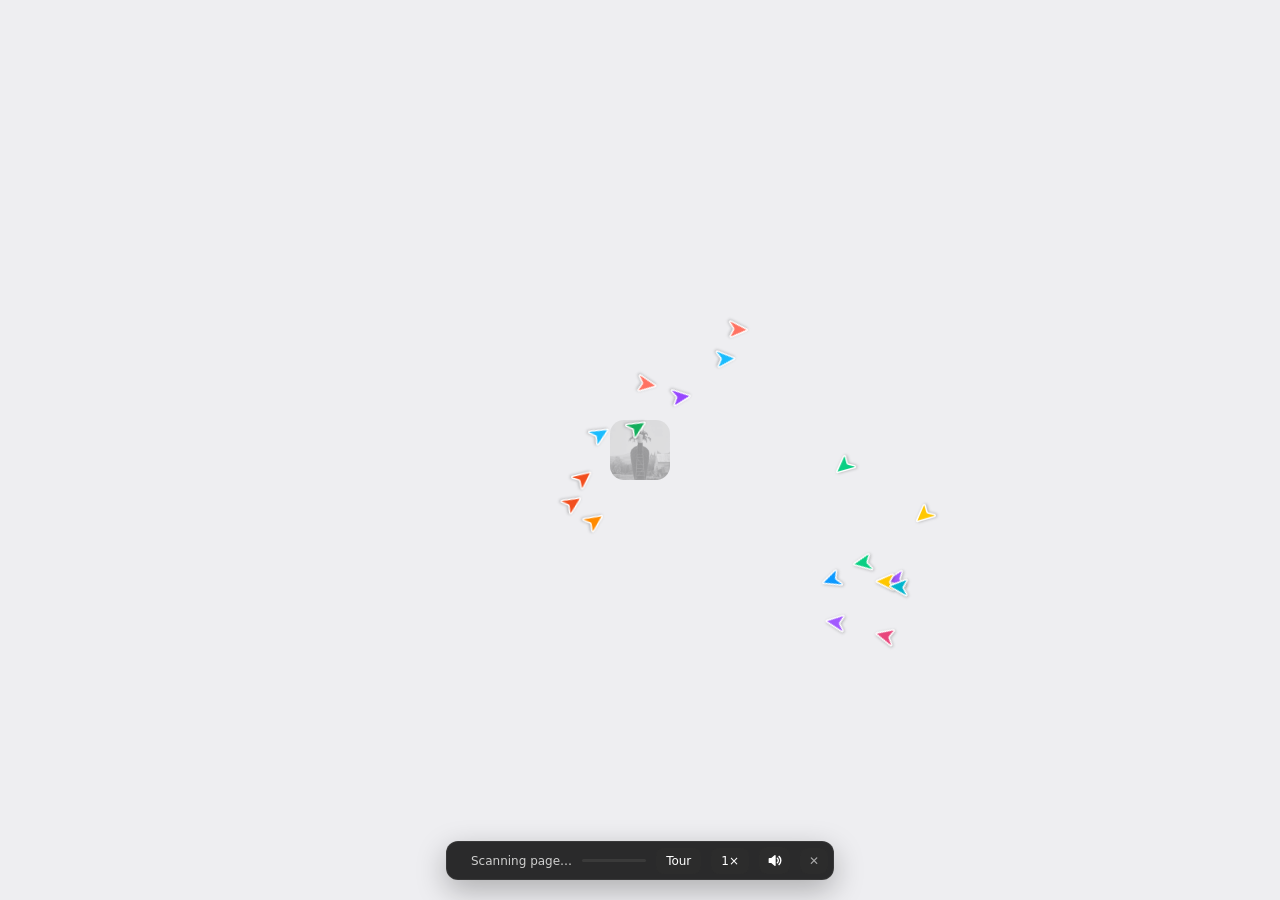
<file: index.long.html>
<!DOCTYPE html>
<html lang="zh-CN" data-theme="light">
<head>
<meta charset="UTF-8">
<meta name="viewport" content="width=device-width,initial-scale=1.0">
<title>黄淼 · AIGC 视频创作 / AI 内容运营</title>
<meta name="description" content="黄淼，湖南农业大学教育技术学 2022—2026。AIGC 视频创作与 AI 内容运营：抖音 AI 视觉账号 2.53 万粉、93 天总播放 2,837.6 万；AE / PR / PS / Midjourney / 可灵 / Seedance。">
<meta name="theme-color" content="#F4F4F6">
<link rel="icon" href="/favicon-32.png" sizes="32x32" type="image/png">
<link rel="icon" href="/favicon-180.png" sizes="180x180" type="image/png">
<link rel="apple-touch-icon" href="/favicon-180.png">
<style>
/* ============================================================
   Design tokens
   ============================================================ */
:root{
  --font:-apple-system,BlinkMacSystemFont,'SF Pro Text','Segoe UI Variable Text','Segoe UI','Inter','PingFang SC','Hiragino Sans GB','Microsoft YaHei',sans-serif;
  --mono:'SF Mono',ui-monospace,'JetBrains Mono',Menlo,Consolas,monospace;

  /* surfaces */
  --app:#EEEEF1;
  --app-glow:#F7F8FB;
  --surface:#FFFFFF;
  --surface-2:#FAFAFB;
  --surface-3:#F4F4F6;
  --surface-4:#ECECF0;

  /* lines */
  --line:#E8E8EC;
  --line-2:#DCDCE2;

  /* text */
  --t1:#141417;
  --t2:#5A5A64;
  --t3:#8B8B96;

  /* brand */
  --accent:#2563EB;
  --accent-text:#1D4ED8;
  --accent-soft:rgba(37,99,235,.07);
  --accent-line:rgba(37,99,235,.18);
  --ok:#0E9F6E;
  --ok-soft:rgba(14,159,110,.10);
  --warn:#B45309;
  --warn-soft:rgba(180,83,9,.10);

  /* radii */
  --r-xs:6px; --r-sm:8px; --r-md:10px; --r-lg:14px; --r-xl:18px;

  /* elevation */
  --sh-xs:0 1px 2px rgba(16,24,40,.05);
  --sh-sm:0 1px 3px rgba(16,24,40,.06),0 1px 2px rgba(16,24,40,.04);
  --sh-md:0 6px 16px -4px rgba(16,24,40,.10),0 2px 6px -2px rgba(16,24,40,.05);
  --sh-lg:0 28px 64px -24px rgba(16,24,40,.30),0 10px 24px -16px rgba(16,24,40,.14);
  --ring:0 0 0 3px rgba(37,99,235,.14);

  /* icon tile */
  --tile-bg:#F5F5F8;
  --tile-line:rgba(20,20,23,.07);
}
[data-theme="dark"]{
  --app:#0A0A0C;
  --app-glow:#131318;
  --surface:#121215;
  --surface-2:#151519;
  --surface-3:#1B1B20;
  --surface-4:#232329;

  --line:#2A2A33;
  --line-2:#3A3A45;

  --t1:#F4F4F6;
  --t2:#A0A0AB;
  --t3:#71717C;

  --accent:#5B8CFF;
  --accent-text:#8FB0FF;
  --accent-soft:rgba(91,140,255,.12);
  --accent-line:rgba(91,140,255,.26);
  --ok:#34D399;
  --ok-soft:rgba(52,211,153,.12);

  --sh-xs:0 1px 2px rgba(0,0,0,.4);
  --sh-sm:0 1px 3px rgba(0,0,0,.5);
  --sh-md:0 8px 20px -6px rgba(0,0,0,.6);
  --sh-lg:0 28px 70px -20px rgba(0,0,0,.85);
  --ring:0 0 0 3px rgba(91,140,255,.22);

  --tile-bg:#1C1C22;
  --tile-line:rgba(255,255,255,.07);
}
[data-theme="dark"] .sg{
  --sg-ink:45,212,191;
  background:
    repeating-linear-gradient(0deg,rgba(255,255,255,.035) 0 1px,transparent 1px 15px),
    repeating-linear-gradient(90deg,rgba(255,255,255,.035) 0 1px,transparent 1px 15px),
    var(--surface-2);
}

/* ============================================================
   Reset / base
   ============================================================ */
*,*::before,*::after{box-sizing:border-box;margin:0;padding:0}
html{font-size:14px;height:100%}
body{
  font-family:var(--font);color:var(--t1);background:var(--app);
  -webkit-font-smoothing:antialiased;-moz-osx-font-smoothing:grayscale;
  min-height:100vh;line-height:1.6;overflow:hidden;
  letter-spacing:-.005em;
}
a{color:inherit;text-decoration:none}
button{font-family:inherit;font-size:inherit;color:inherit;background:none;border:none;cursor:pointer}
button:focus-visible,a:focus-visible,input:focus-visible{outline:none;box-shadow:var(--ring);border-radius:var(--r-sm)}
svg{display:block}
::selection{background:var(--accent-soft);color:var(--accent-text)}

/* ============================================================
   Stage + app window
   ============================================================ */
.stage{
  min-height:100vh;display:flex;align-items:center;justify-content:center;padding:24px;
  background:radial-gradient(1200px 560px at 50% -12%,var(--app-glow) 0%,var(--app) 62%);
}
.app{
  width:100%;max-width:1180px;min-width:0;height:calc(100vh - 48px);display:flex;flex-direction:column;
  background:var(--surface);border:1px solid var(--line);border-radius:var(--r-xl);
  overflow:hidden;box-shadow:var(--sh-lg);position:relative;
}

/* ---- top bar ---- */
.topbar{
  height:52px;flex-shrink:0;display:flex;align-items:center;gap:14px;padding:0 14px 0 16px;
  background:linear-gradient(180deg,var(--surface-2),var(--surface-2));
  border-bottom:1px solid var(--line);min-width:0;
}
.dots{display:flex;gap:6px;flex-shrink:0}
.dots i{width:11px;height:11px;border-radius:50%;background:var(--surface-4);box-shadow:inset 0 0 0 1px rgba(0,0,0,.05)}
.dots i:nth-child(1){background:#FF6159}
.dots i:nth-child(2){background:#FFBD2E}
.dots i:nth-child(3){background:#28CA42}
.topbar .tb-title{
  font-size:12.5px;font-weight:600;color:var(--t2);letter-spacing:-.01em;
  display:flex;align-items:center;gap:7px;min-width:0;overflow:hidden;white-space:nowrap;text-overflow:ellipsis;
}
.topbar .tb-title .dot-live{width:5px;height:5px;border-radius:50%;background:var(--ok);box-shadow:0 0 0 3px var(--ok-soft);flex-shrink:0}
.topbar .tb-right{margin-left:auto;display:flex;align-items:center;gap:6px}
.icon-btn{
  width:30px;height:30px;border-radius:var(--r-sm);display:grid;place-items:center;color:var(--t2);
  border:1px solid transparent;transition:background .18s,color .18s,border-color .18s;
}
.icon-btn:hover{background:var(--surface-3);color:var(--t1);border-color:var(--line)}
.ghost-btn{
  display:inline-flex;align-items:center;gap:6px;height:30px;padding:0 11px;border-radius:var(--r-sm);
  font-size:11.5px;font-weight:550;color:var(--t2);border:1px solid var(--line);background:var(--surface);
  transition:all .18s;white-space:nowrap;
}
.ghost-btn:hover{color:var(--t1);border-color:var(--line-2);box-shadow:var(--sh-xs)}
.ghost-btn svg{opacity:.7}

/* ---- shell body ---- */
.shell{flex:1;display:flex;min-height:0;min-width:0}

/* ---- sidebar ---- */
.sidebar{
  width:238px;flex-shrink:0;background:var(--surface-2);border-right:1px solid var(--line);
  display:flex;flex-direction:column;overflow-y:auto;padding:16px 10px 14px;
}
.sidebar::-webkit-scrollbar{width:0}
.sb-profile{display:flex;align-items:center;gap:10px;padding:4px 8px 14px}
.sb-avatar{position:relative;width:34px;height:34px;border-radius:50%;overflow:hidden;flex-shrink:0;
  display:grid;place-items:center;font-size:13px;font-weight:700;color:#fff;
  box-shadow:0 0 0 1px var(--line-2),0 2px 6px rgba(11,36,71,.18)}
.sb-avatar svg.avatar-fx{position:absolute;inset:0;width:100%;height:100%}
.sb-avatar img{position:absolute;inset:0;width:100%;height:100%;object-fit:cover;display:block}
.sb-name{font-size:12.5px;font-weight:650;letter-spacing:-.015em;line-height:1.2}
.sb-role{font-size:10px;color:var(--t3);margin-top:2px;letter-spacing:0}

.sb-group{margin-bottom:16px}
.sb-label{
  font-size:9px;font-weight:650;letter-spacing:.11em;text-transform:uppercase;color:var(--t3);
  padding:0 10px;margin-bottom:6px;
}
.sb-item{
  width:100%;display:flex;align-items:center;gap:9px;padding:6px 10px;border-radius:var(--r-sm);
  font-size:11.5px;font-weight:500;color:var(--t2);text-align:left;
  border:1px solid transparent;transition:background .16s,color .16s,border-color .16s;
}
.sb-item .sb-ico{width:15px;height:15px;flex-shrink:0;display:grid;place-items:center;opacity:.75}
.sb-item:hover{background:var(--surface-3);color:var(--t1)}
.sb-item.active{
  background:var(--surface);border-color:var(--line);color:var(--t1);font-weight:600;box-shadow:var(--sh-xs);
}
.sb-item.active .sb-ico{opacity:1;color:var(--accent)}
.sb-count{margin-left:auto;font-size:9.5px;font-weight:550;color:var(--t3);font-variant-numeric:tabular-nums}
.sb-item.active .sb-count{color:var(--accent-text)}
.sb-tags{display:flex;flex-wrap:wrap;gap:4px;padding:0 6px}
.sb-tag{
  font-size:9.5px;font-weight:500;padding:2.5px 7px;border-radius:5px;
  background:var(--surface-3);color:var(--t2);border:1px solid transparent;transition:all .16s;
}
.sb-tag:hover{background:var(--accent-soft);color:var(--accent-text);border-color:var(--accent-line)}
.sb-foot{margin-top:auto;padding:10px 6px 0}
.sb-contact{
  border:1px solid var(--line);background:var(--surface);border-radius:var(--r-md);padding:11px 12px;
}
.sb-contact .sbc-k{font-size:9px;font-weight:650;letter-spacing:.1em;text-transform:uppercase;color:var(--t3);margin-bottom:7px}
.sb-contact a{
  display:flex;align-items:center;gap:7px;font-size:11px;color:var(--t2);padding:3px 0;
  transition:color .16s;word-break:break-all;
}
.sb-contact a:hover{color:var(--accent-text)}
.sb-contact a svg{flex-shrink:0;opacity:.6}

/* ---- content ---- */
.content{flex:1;min-width:0;overflow-y:auto;overflow-x:hidden;background:var(--surface);position:relative}
.content::-webkit-scrollbar{width:10px}
.content::-webkit-scrollbar-thumb{background:var(--surface-4);border-radius:8px;border:3px solid var(--surface)}
.content::-webkit-scrollbar-thumb:hover{background:var(--line-2)}
.content::-webkit-scrollbar-track{background:transparent}

.progress{position:sticky;top:0;height:2px;width:0;z-index:40;background:linear-gradient(90deg,var(--accent),#7C6BF5);
  transition:width .08s linear;pointer-events:none;border-radius:0 2px 2px 0}

/* ============================================================
   Hero
   ============================================================ */
.hero{position:relative;padding:30px 34px 26px;border-bottom:1px solid var(--line);overflow:hidden}
.hero::before{
  content:'';position:absolute;inset:0;pointer-events:none;
  background:radial-gradient(680px 240px at 8% -20%,rgba(37,99,235,.06),transparent 70%),
             radial-gradient(520px 220px at 84% -30%,rgba(124,107,245,.05),transparent 72%);
}
.hero>*{position:relative}
.hero-top{display:grid;grid-template-columns:minmax(0,1fr) 264px;gap:28px;align-items:start}
.hero-id{display:flex;align-items:flex-start;gap:18px;min-width:0}

/* ---- hero signal field ---- */
.sg{
  --sg-ink:16,166,148;
  position:relative;height:148px;border:1px solid var(--line);border-radius:var(--r-md);
  background:
    repeating-linear-gradient(0deg,rgba(20,20,23,.038) 0 1px,transparent 1px 15px),
    repeating-linear-gradient(90deg,rgba(20,20,23,.038) 0 1px,transparent 1px 15px),
    var(--surface-2);
  overflow:hidden;transition:border-color .25s,box-shadow .25s;
}
.sg:hover{border-color:var(--line-2);box-shadow:var(--sh-xs)}
.sg canvas{position:absolute;inset:0;width:100%;height:100%;display:block}
.sg-vec{position:absolute;inset:0;width:100%;height:100%;pointer-events:none;
  fill:none;stroke:rgba(var(--sg-ink),.42);stroke-width:1;stroke-linecap:round}
.sg-vec line{stroke-dasharray:1 3}
.sg-ticks{stroke:rgba(var(--sg-ink),.20);stroke-width:1;stroke-dasharray:none}
.sg-focus{
  position:absolute;left:0;top:0;width:46px;height:46px;
  border:1px solid rgba(var(--sg-ink),.55);border-radius:1px;pointer-events:none;
}
.sg-focus::before,.sg-focus::after{
  content:'';position:absolute;width:3px;height:3px;background:rgba(var(--sg-ink),.9);border-radius:50%;
}
.sg-focus::before{left:-2px;top:-2px}
.sg-focus::after{right:-2px;bottom:-2px}
.sg-lead{position:absolute;left:100%;top:50%;width:62px;height:0;
  border-top:1px dashed rgba(var(--sg-ink),.38)}
.sg-node{position:absolute;left:calc(100% + 62px);top:50%;width:4px;height:4px;border-radius:50%;
  background:rgba(var(--sg-ink),.7);transform:translate(-2px,-50%)}
.sg-tag{
  position:absolute;left:-1px;bottom:100%;margin-bottom:4px;white-space:nowrap;
  font-family:var(--mono);font-size:8px;line-height:1;letter-spacing:.05em;
  color:rgb(var(--sg-ink));background:rgba(var(--sg-ink),.09);
  border:1px solid rgba(var(--sg-ink),.22);border-radius:2px;padding:2.5px 4px;
}
.sg-axis{
  position:absolute;right:7px;top:7px;display:flex;flex-direction:column;align-items:flex-end;gap:3px;
  font-family:var(--mono);font-size:7px;letter-spacing:.1em;color:var(--t3);opacity:.75;pointer-events:none;
}
.sg-axis i{display:block;width:9px;height:1px;background:currentColor;opacity:.5}
.sg-cap{display:flex;align-items:baseline;justify-content:space-between;gap:10px;margin-top:7px}
.sg-cap b{font-size:9.5px;font-weight:600;letter-spacing:.02em;color:var(--t2)}
.sg-cap span{font-family:var(--mono);font-size:8px;letter-spacing:.08em;color:var(--t3);text-transform:uppercase}
.h-avatar{
  position:relative;width:72px;height:72px;border-radius:50%;overflow:hidden;flex-shrink:0;
  display:grid;place-items:center;font-size:27px;font-weight:700;color:#fff;
  box-shadow:0 0 0 1px var(--line-2),0 8px 22px -8px rgba(11,36,71,.4);
  transition:transform .5s cubic-bezier(.16,1,.3,1),box-shadow .5s;
}
.h-avatar:hover{transform:translateY(-2px);box-shadow:0 0 0 1px var(--line-2),0 12px 30px -8px rgba(11,36,71,.45)}
.h-avatar svg.avatar-fx{position:absolute;inset:0;width:100%;height:100%}
.h-avatar img{position:absolute;inset:0;width:100%;height:100%;object-fit:cover;display:block;
  transition:transform .7s cubic-bezier(.16,1,.3,1)}
.h-avatar:hover img{transform:scale(1.06)}

.h-main{flex:1;min-width:0;padding-top:2px}
.h-name-row{display:flex;align-items:center;gap:9px;flex-wrap:wrap}
.h-name{font-size:27px;font-weight:750;letter-spacing:-.035em;line-height:1.15;color:var(--t1)}
.h-badge{
  display:inline-flex;align-items:center;gap:5px;height:20px;padding:0 8px;border-radius:5px;
  font-size:10px;font-weight:600;letter-spacing:.01em;color:var(--ok);background:var(--ok-soft);
}
.h-badge::before{content:'';width:4px;height:4px;border-radius:50%;background:currentColor}
.h-meta{display:flex;flex-wrap:wrap;align-items:center;gap:6px;margin-top:10px}
.h-chip{
  display:inline-flex;align-items:center;gap:5px;font-size:10.5px;font-weight:500;color:var(--t2);
  background:var(--surface-3);border:1px solid transparent;border-radius:5px;padding:2.5px 7px;
}
.h-chip svg{opacity:.55;flex-shrink:0}
.h-chip.strong{color:var(--accent-text);background:var(--accent-soft);border-color:var(--accent-line)}
.h-actions{display:flex;flex-wrap:wrap;gap:6px;margin-top:14px}
.btn{
  display:inline-flex;align-items:center;gap:6px;height:30px;padding:0 12px;border-radius:var(--r-sm);
  font-size:11.5px;font-weight:550;transition:all .18s;border:1px solid transparent;white-space:nowrap;
}
.btn svg{opacity:.8}
.btn-primary{background:var(--t1);color:var(--surface);border-color:var(--t1)}
.btn-primary:hover{transform:translateY(-1px);box-shadow:var(--sh-md);opacity:.92}
.btn-ghost{border-color:var(--line);color:var(--t2);background:var(--surface)}
.btn-ghost:hover{border-color:var(--line-2);color:var(--t1);box-shadow:var(--sh-xs)}

/* stat cards */
.stat-grid{display:grid;grid-template-columns:repeat(4,1fr);gap:8px;margin-top:22px}
.stat{
  position:relative;border:1px solid var(--line);border-radius:var(--r-md);background:var(--surface);
  padding:12px 13px 11px;overflow:hidden;transition:border-color .2s,box-shadow .25s,transform .25s;
}
.stat:hover{border-color:var(--line-2);box-shadow:var(--sh-sm);transform:translateY(-1px)}
.stat-k{display:flex;align-items:center;gap:5px;font-size:10.5px;font-weight:500;color:var(--t3);letter-spacing:.01em}
.stat-k svg{opacity:.5}
.stat-v{
  display:flex;align-items:baseline;gap:3px;margin-top:7px;
  font-size:24px;font-weight:720;letter-spacing:-.04em;line-height:1.08;color:var(--t1);
  font-variant-numeric:tabular-nums;
}
.stat-v .u{font-size:11.5px;font-weight:600;color:var(--t3);letter-spacing:0}
.stat-d{display:inline-flex;align-items:center;gap:3px;margin-top:8px;
  font-size:10px;font-weight:600;padding:2px 6px;border-radius:4px;letter-spacing:.01em}
.stat-d.up{color:var(--ok);background:var(--ok-soft)}
.stat-d.mute{color:var(--t3);background:transparent;padding-left:0;font-weight:500}
.stat-d.mute::before{content:'';width:3px;height:3px;border-radius:50%;background:var(--line-2);margin-right:3px}
.stat-d svg{flex-shrink:0}

/* odometer */
.stat-v .v{--lh:1.08;display:inline-block;vertical-align:baseline}
.sp-d{position:relative;display:inline-block}
.sp-d::before{content:'0';visibility:hidden;letter-spacing:0}
.sp-win{position:absolute;inset:0;overflow:hidden;transition:filter .55s ease}
.sp-win.is-roll{filter:blur(.8px)}
.sp-reel{display:block;will-change:transform;transition:transform 1.25s cubic-bezier(.16,1,.3,1)}
.sp-reel i{display:block;height:calc(var(--lh) * 1em);line-height:calc(var(--lh) * 1em);text-align:center;font-style:normal;letter-spacing:0}
.sp-sep{display:inline-block}

/* ============================================================
   Sections
   ============================================================ */
.section{padding:30px 34px 34px;border-bottom:1px solid var(--line)}
.section:last-child{border-bottom:none}
.sec-head{display:flex;align-items:center;gap:11px;margin-bottom:20px}
.sec-ico{width:28px;height:28px;border-radius:8px;display:grid;place-items:center;flex-shrink:0;
  background:var(--tile-bg);border:1px solid var(--tile-line);color:var(--t2)}
.sec-ico svg{width:14px;height:14px}
.sec-title{font-size:14.5px;font-weight:650;letter-spacing:-.02em;display:flex;align-items:baseline;gap:8px}
.sec-en{font-size:9px;font-weight:600;letter-spacing:.17em;text-transform:uppercase;color:var(--t3)}
.sec-meta{margin-left:auto;font-size:10.5px;color:var(--t3);font-weight:500;letter-spacing:.01em}

/* ---- timeline ---- */
.timeline{position:relative;padding-left:18px}
.timeline::before{content:'';position:absolute;left:3px;top:6px;bottom:8px;width:1px;background:var(--line-2)}
.tl-item{position:relative;padding:0 0 22px 18px;opacity:0;transform:translateY(6px);
  transition:opacity .55s cubic-bezier(.16,1,.3,1),transform .55s cubic-bezier(.16,1,.3,1)}
.tl-item.visible{opacity:1;transform:none}
.tl-item:last-child{padding-bottom:0}
.tl-item::before{content:'';position:absolute;left:-19px;top:5px;width:9px;height:9px;border-radius:50%;
  background:var(--surface);border:1.5px solid var(--line-2);transition:border-color .25s,box-shadow .25s,background .25s}
.tl-item:hover::before{border-color:var(--accent);box-shadow:0 0 0 3px var(--accent-soft)}
.tl-year{font-size:9.5px;font-weight:600;letter-spacing:.06em;color:var(--t3);text-transform:uppercase;
  font-variant-numeric:tabular-nums;margin-bottom:3px}
.tl-title{font-size:12.8px;font-weight:600;letter-spacing:-.012em;color:var(--t1);line-height:1.5}
.tl-desc{font-size:11.5px;line-height:1.75;color:var(--t2);margin-top:3px;max-width:62ch}

/* ---- skills ---- */
.skills-grid{display:grid;grid-template-columns:repeat(4,1fr);gap:8px}
.skill{
  position:relative;display:flex;align-items:center;gap:10px;padding:11px 12px 13px;
  border:1px solid var(--line);border-radius:var(--r-md);background:var(--surface);
  transition:border-color .2s,box-shadow .25s,transform .25s;overflow:hidden;
}
.skill:hover{border-color:var(--line-2);box-shadow:var(--sh-sm);transform:translateY(-1px)}
.skill .sk-icon{width:30px;height:30px;flex-shrink:0;display:grid;place-items:center}
.skill .sk-icon svg{width:24px;height:24px;border-radius:5px}
.skill .sk-icon svg.ico-lang{width:23px;height:23px}
.skill .sk-icon svg.ico-sm{width:20px;height:20px}
.sk-info{min-width:0;flex:1}
.sk-name{font-size:12px;font-weight:600;letter-spacing:-.012em;color:var(--t1);white-space:nowrap;overflow:hidden;text-overflow:ellipsis}
.sk-level{font-size:9.5px;color:var(--t3);margin-top:1px;letter-spacing:.01em}
.sk-pct{font-size:10px;font-weight:600;color:var(--t3);font-variant-numeric:tabular-nums;
  flex-shrink:0;align-self:flex-start;margin-top:2px;letter-spacing:0}
.sk-track{position:absolute;left:0;right:0;bottom:0;height:2px;background:var(--surface-3);overflow:hidden}
.sk-fill{height:100%;width:0;border-radius:0;background:linear-gradient(90deg,var(--accent),#7C6BF5);
  transition:width 1.1s cubic-bezier(.16,1,.3,1)}

/* ---- cards grid (services / credentials) ---- */
.cards-2{display:grid;grid-template-columns:repeat(2,1fr);gap:8px}
.tile-card{
  border:1px solid var(--line);border-radius:var(--r-md);background:var(--surface);padding:14px 15px;
  transition:border-color .2s,box-shadow .25s,transform .25s;position:relative;overflow:hidden;
}
.tile-card:hover{border-color:var(--line-2);box-shadow:var(--sh-md);transform:translateY(-2px)}
.tc-head{display:flex;align-items:center;gap:9px}
.tc-ico{width:26px;height:26px;display:grid;place-items:center;flex-shrink:0}
.tc-ico svg{width:20px;height:20px;border-radius:4px}
.tc-ico.plain{width:26px;height:26px;border-radius:7px;background:var(--tile-bg);border:1px solid var(--tile-line);color:var(--t2)}
.tc-ico.plain svg{width:14px;height:14px}
.tc-title{font-size:12.5px;font-weight:600;letter-spacing:-.015em;color:var(--t1)}
.tc-desc{font-size:11px;line-height:1.7;color:var(--t2);margin-top:7px;letter-spacing:0}

/* credentials badges */
.cred-badges{display:flex;flex-wrap:wrap;gap:6px;margin-top:2px}
.cred-b{display:inline-flex;align-items:center;gap:6px;height:28px;padding:0 11px;border-radius:var(--r-sm);
  background:var(--surface-3);border:1px solid transparent;font-size:11.5px;font-weight:500;
  color:var(--t1);letter-spacing:-.01em;cursor:default;
  transition:background .18s,border-color .18s}
.cred-b:hover{background:var(--surface-4)}
.cred-b:first-child{background:var(--accent-soft);border-color:var(--accent-line)}
.cred-dot{width:5px;height:5px;border-radius:50%;background:var(--t3);flex:none}
.cred-b:first-child .cred-dot{background:var(--accent)}

/* ---- segmented control ---- */
.seg{display:inline-flex;align-items:center;gap:2px;padding:3px;border-radius:var(--r-sm);
  background:var(--surface-3);border:1px solid var(--line);margin-bottom:16px;flex-wrap:wrap}
.seg button{
  display:inline-flex;align-items:center;gap:5px;height:24px;padding:0 10px;border-radius:5px;
  font-size:11px;font-weight:550;color:var(--t2);transition:all .18s;white-space:nowrap;
}
.seg button svg{width:11px;height:11px;opacity:.7}
.seg button:hover{color:var(--t1)}
.seg button.active{background:var(--surface);color:var(--t1);box-shadow:var(--sh-xs);font-weight:600}
.seg button.active svg{opacity:1;color:var(--accent)}

/* ---- works grid ---- */
.grid{display:grid;grid-template-columns:repeat(3,1fr);gap:12px}
.card{
  position:relative;border:1px solid var(--line);border-radius:var(--r-md);overflow:hidden;
  background:var(--surface);cursor:pointer;
  transition:transform .45s cubic-bezier(.16,1,.3,1),box-shadow .45s,border-color .3s;
}
.card:hover{transform:translateY(-3px);box-shadow:var(--sh-md);border-color:var(--line-2)}
.card.zoom{transform:scale(.98);transition-duration:.12s}
.c-thumb{position:relative;aspect-ratio:16/10;overflow:hidden;background:var(--surface-3)}
.c-cover{position:absolute;inset:0;background-size:cover;background-position:center;
  transition:transform .7s cubic-bezier(.16,1,.3,1)}
.card:hover .c-cover{transform:scale(1.05)}
.c-cover::after{content:'';position:absolute;inset:0;background:linear-gradient(180deg,rgba(0,0,0,.22),transparent 42%,transparent 62%,rgba(0,0,0,.28))}
.c-tag{position:absolute;top:8px;left:8px;z-index:2;font-size:8.5px;font-weight:600;letter-spacing:.03em;
  color:#fff;background:rgba(0,0,0,.42);backdrop-filter:blur(8px);-webkit-backdrop-filter:blur(8px);
  padding:2.5px 6px;border-radius:4px;border:1px solid rgba(255,255,255,.14)}
.c-dur{position:absolute;bottom:8px;right:8px;z-index:2;font-size:8.5px;font-weight:600;
  color:rgba(255,255,255,.92);background:rgba(0,0,0,.45);backdrop-filter:blur(8px);
  padding:1.5px 5px;border-radius:3px;font-variant-numeric:tabular-nums}
.c-play{
  position:absolute;inset:0;z-index:3;display:grid;place-items:center;
  opacity:0;transition:opacity .3s;
}
.card:hover .c-play{opacity:1}
.c-play span{
  width:38px;height:38px;border-radius:50%;display:grid;place-items:center;
  background:rgba(255,255,255,.92);color:#111;box-shadow:0 6px 18px rgba(0,0,0,.28);
  transform:scale(.9);transition:transform .35s cubic-bezier(.16,1,.3,1)}
.card:hover .c-play span{transform:scale(1)}
.c-info{padding:10px 12px 12px;display:flex;align-items:flex-start;gap:8px}
.c-info h4{font-size:12px;font-weight:600;letter-spacing:-.014em;color:var(--t1);line-height:1.4}
.c-info .c-desc{font-size:10.5px;color:var(--t3);margin-top:2px;line-height:1.5}
.c-arrow{margin-left:auto;flex-shrink:0;opacity:0;transform:translate(-2px,2px);transition:all .3s;color:var(--t3)}
.card:hover .c-arrow{opacity:1;transform:none}

.empty{grid-column:1/-1;display:flex;flex-direction:column;align-items:center;gap:6px;padding:36px;color:var(--t3)}
.empty span{font-size:12px}

/* ---- AI chat ---- */
.chat{border:1px solid var(--line);border-radius:var(--r-lg);background:var(--surface);overflow:hidden}
.chat-head{display:flex;align-items:center;gap:10px;padding:12px 14px;border-bottom:1px solid var(--line);background:var(--surface-2)}
.chat-av{width:26px;height:26px;border-radius:8px;display:grid;place-items:center;flex-shrink:0;
  background:var(--accent-soft);color:var(--accent-text);border:1px solid var(--accent-line)}
.chat-av svg{width:13px;height:13px}
.chat-t{font-size:12px;font-weight:600;letter-spacing:-.015em}
.chat-s{font-size:9.5px;color:var(--t3);display:flex;align-items:center;gap:4px}
.chat-s::before{content:'';width:4px;height:4px;border-radius:50%;background:var(--ok)}
.chat-msgs{max-height:190px;overflow-y:auto;padding:14px;display:flex;flex-direction:column;gap:8px}
.chat-msgs::-webkit-scrollbar{width:6px}
.chat-msgs::-webkit-scrollbar-thumb{background:var(--surface-4);border-radius:6px}
.msg{max-width:82%;padding:8px 12px;border-radius:10px;font-size:11.5px;line-height:1.65;
  animation:msgIn .35s cubic-bezier(.16,1,.3,1);word-break:break-word}
.msg.bot{align-self:flex-start;background:var(--surface-3);color:var(--t1);border-bottom-left-radius:3px}
.msg.user{align-self:flex-end;background:var(--t1);color:var(--surface);border-bottom-right-radius:3px}
.msg.typing{color:var(--t3)}
@keyframes msgIn{from{opacity:0;transform:translateY(6px)}to{opacity:1;transform:none}}
.chat-input{display:flex;gap:6px;padding:10px 12px 12px;border-top:1px solid var(--line);background:var(--surface-2)}
.chat-input input{
  flex:1;min-width:0;height:32px;padding:0 11px;border-radius:var(--r-sm);border:1px solid var(--line);
  background:var(--surface);font-size:11.5px;color:var(--t1);outline:none;transition:border-color .2s,box-shadow .2s;
}
.chat-input input::placeholder{color:var(--t3)}
.chat-input input:focus{border-color:var(--accent);box-shadow:var(--ring)}
.chat-input button{
  height:32px;padding:0 14px;border-radius:var(--r-sm);background:var(--t1);color:var(--surface);
  font-size:11.5px;font-weight:600;transition:all .18s;flex-shrink:0;
}
.chat-input button:hover{opacity:.9}
.chat-input button:disabled{opacity:.35;cursor:not-allowed}

/* ---- reveal ---- */
.reveal{opacity:0;transform:translateY(10px);transition:opacity .6s cubic-bezier(.16,1,.3,1),transform .6s cubic-bezier(.16,1,.3,1)}
.reveal.visible{opacity:1;transform:none}

/* ---- lightbox ---- */
.lb-overlay{position:fixed;inset:0;z-index:200;background:rgba(9,9,11,.66);backdrop-filter:blur(10px);
  -webkit-backdrop-filter:blur(10px);display:flex;align-items:center;justify-content:center;padding:24px;
  animation:fadeIn .25s ease}
@keyframes fadeIn{from{opacity:0}to{opacity:1}}
.lb{width:100%;max-width:860px;background:#0C0C0E;border-radius:var(--r-lg);overflow:hidden;
  box-shadow:0 40px 100px -30px rgba(0,0,0,.7),0 0 0 1px rgba(255,255,255,.08);
  animation:lbIn .35s cubic-bezier(.16,1,.3,1)}
@keyframes lbIn{from{opacity:0;transform:scale(.96) translateY(8px)}to{opacity:1;transform:none}}
.lb-bar{display:flex;align-items:center;justify-content:space-between;gap:12px;padding:9px 12px 9px 16px;
  background:#131316;border-bottom:1px solid rgba(255,255,255,.07);color:#fff}
.lb-bar .lb-t{font-size:11.5px;font-weight:600;letter-spacing:-.01em}
.lb-bar button{width:26px;height:26px;border-radius:6px;display:grid;place-items:center;
  color:rgba(255,255,255,.6);transition:all .18s}
.lb-bar button:hover{background:rgba(255,255,255,.1);color:#fff}
.lb-preview{width:100%;aspect-ratio:16/10;max-height:calc(90vh - 46px);background:#000;
  display:flex;align-items:center;justify-content:center;overflow:hidden}
.lb-preview video{width:100%;display:block;max-height:calc(90vh - 46px);background:#000}
.lb.is-portrait{max-width:min(860px,calc((90vh - 46px)*.75))}
.lb.is-portrait .lb-preview{aspect-ratio:3/4}

/* ---- mobile nav ---- */
.mnav{display:none;position:fixed;left:0;right:0;bottom:0;z-index:120;
  background:var(--surface);background:color-mix(in srgb,var(--surface) 90%,transparent);
  backdrop-filter:blur(20px);-webkit-backdrop-filter:blur(20px);
  border-top:1px solid var(--line);padding:6px 8px calc(6px + env(safe-area-inset-bottom,0px));
  justify-content:space-around}
.mnav button{display:flex;flex-direction:column;align-items:center;gap:3px;padding:4px 10px;
  font-size:9px;font-weight:550;color:var(--t3);border-radius:var(--r-sm);transition:color .18s}
.mnav button svg{width:16px;height:16px}
.mnav button.active{color:var(--accent-text)}

/* ============================================================
   Responsive
   ============================================================ */
@media(max-width:1080px){
  .skills-grid{grid-template-columns:repeat(3,1fr)}
  .stat-grid{grid-template-columns:repeat(2,1fr)}
  .hero-top{grid-template-columns:minmax(0,1fr) 216px;gap:20px}
  .sg{height:132px}
}
@media(max-width:880px){
  .sg-wrap{display:none}
  .hero-top{grid-template-columns:minmax(0,1fr)}
}
@media(max-width:940px){
  .stage{padding:0}
  .app{height:100vh;max-width:100%;border-radius:0;border:none}
  .sidebar{display:none}
  .mnav{display:flex}
  .content{padding-bottom:58px}
  .grid{grid-template-columns:repeat(2,1fr)}
  .cards-2{grid-template-columns:repeat(2,1fr)}
}
@media(max-width:720px){
  .topbar{gap:8px;padding:0 10px}
  .topbar .tb-title{display:none}
  .hero{padding:24px 18px 20px}
  .hero-top{gap:14px;flex-direction:column;align-items:flex-start}
  .hero-id{flex-direction:column;gap:14px}
  .h-avatar{width:58px;height:58px;font-size:22px}
  .h-name{font-size:22px}
  .h-meta{gap:5px}
  .h-chip{font-size:10px}
  .section{padding:24px 18px 28px}
  .skills-grid{grid-template-columns:repeat(2,1fr)}
  .cards-2{grid-template-columns:1fr}
  .grid{grid-template-columns:repeat(2,1fr);gap:9px}
  .c-info{padding:8px 9px 10px}
  .c-info h4{font-size:11px}
  .c-info .c-desc{display:none}
  .c-play span{width:30px;height:30px}
  .seg{gap:1px}
  .seg button{padding:0 8px;font-size:10.5px}
}
@media(prefers-reduced-motion:reduce){
  *{animation-duration:.001s!important;transition-duration:.001s!important}
  .reveal,.tl-item{opacity:1!important;transform:none!important}
}
@media(max-width:760px){body>[data-swarm-ignore]{display:none!important}}
</style>
</head>
<body>
<div class="stage">
  <div class="app">
    <!-- ============ top bar ============ -->
    <header class="topbar">
      <span class="dots"><i></i><i></i><i></i></span>
      <span class="tb-title"><span class="dot-live"></span>黄淼 · 个人主页</span>
      <div class="tb-right">
        <button class="icon-btn" id="themeBtn" aria-label="切换深浅色" title="切换深浅色">
          <svg width="15" height="15" viewBox="0 0 24 24" fill="none" stroke="currentColor" stroke-width="1.8" stroke-linecap="round"><circle cx="12" cy="12" r="4.2"/><path d="M12 2.4v2.2M12 19.4v2.2M4.2 4.2l1.6 1.6M18.2 18.2l1.6 1.6M2.4 12h2.2M19.4 12h2.2M4.2 19.8l1.6-1.6M18.2 5.8l1.6-1.6"/></svg>
        </button>
        <button class="ghost-btn" data-nav="chatSection">
          <svg width="12" height="12" viewBox="0 0 24 24" fill="none" stroke="currentColor" stroke-width="2" stroke-linecap="round" stroke-linejoin="round"><path d="M21 11.5a8.38 8.38 0 0 1-.9 3.8 8.5 8.5 0 0 1-7.6 4.7 8.38 8.38 0 0 1-3.8-.9L3 21l1.9-5.7a8.38 8.38 0 0 1-.9-3.8 8.5 8.5 0 0 1 4.7-7.6 8.38 8.38 0 0 1 3.8-.9h.5a8.48 8.48 0 0 1 8 8v.5z"/></svg>
          联系我
        </button>
        <a class="ghost-btn" href="/index.old.html">← 返回桌面</a>
      </div>
    </header>

    <div class="shell">
      <!-- ============ sidebar ============ -->
      <aside class="sidebar">
        <div class="sb-profile">
          <div class="sb-avatar">
            <img src="/avatar.png" alt="黄淼" width="34" height="34" decoding="async">
          </div>
          <div>
            <div class="sb-name">黄淼</div>
            <div class="sb-role">AIGC · AI 内容运营</div>
          </div>
        </div>

        <div class="sb-group">
          <div class="sb-label">导航</div>
          <button class="sb-item active" data-nav="hero">
            <span class="sb-ico"><svg width="14" height="14" viewBox="0 0 24 24" fill="none" stroke="currentColor" stroke-width="1.9" stroke-linecap="round" stroke-linejoin="round"><path d="M3 10.5 12 3l9 7.5"/><path d="M5.5 9.5V20h13V9.5"/></svg></span>
            概览
          </button>
          <button class="sb-item" data-nav="expSection">
            <span class="sb-ico"><svg width="14" height="14" viewBox="0 0 24 24" fill="none" stroke="currentColor" stroke-width="1.9" stroke-linecap="round" stroke-linejoin="round"><circle cx="12" cy="12" r="9"/><path d="M12 7.2V12l3.2 2"/></svg></span>
            我的历程
          </button>
          <button class="sb-item" data-nav="skillsSection">
            <span class="sb-ico"><svg width="14" height="14" viewBox="0 0 24 24" fill="none" stroke="currentColor" stroke-width="1.9" stroke-linecap="round" stroke-linejoin="round"><path d="M12 3.2l2.6 5.6 6 .8-4.4 4.2 1.1 6-5.3-3-5.3 3 1.1-6L3.4 9.6l6-.8z"/></svg></span>
            技能栈
          </button>
          <button class="sb-item" data-nav="servicesSection">
            <span class="sb-ico"><svg width="14" height="14" viewBox="0 0 24 24" fill="none" stroke="currentColor" stroke-width="1.9" stroke-linecap="round" stroke-linejoin="round"><rect x="2.5" y="7" width="19" height="13" rx="2.5"/><path d="M8.5 7V5.5A2 2 0 0 1 10.5 3.5h3a2 2 0 0 1 2 2V7"/></svg></span>
            服务范围
          </button>
          <button class="sb-item" data-nav="certSection">
            <span class="sb-ico"><svg width="14" height="14" viewBox="0 0 24 24" fill="none" stroke="currentColor" stroke-width="1.9" stroke-linecap="round" stroke-linejoin="round"><circle cx="12" cy="8.5" r="5.5"/><path d="M8.2 13.4 7 21l5-2.8L17 21l-1.2-7.6"/></svg></span>
            证书资质
          </button>
          <button class="sb-item" data-nav="worksSection">
            <span class="sb-ico"><svg width="14" height="14" viewBox="0 0 24 24" fill="none" stroke="currentColor" stroke-width="1.9" stroke-linecap="round" stroke-linejoin="round"><rect x="3" y="3" width="7.5" height="7.5" rx="1.6"/><rect x="13.5" y="3" width="7.5" height="7.5" rx="1.6"/><rect x="3" y="13.5" width="7.5" height="7.5" rx="1.6"/><rect x="13.5" y="13.5" width="7.5" height="7.5" rx="1.6"/></svg></span>
            作品集
          </button>
          <button class="sb-item" data-nav="chatSection">
            <span class="sb-ico"><svg width="14" height="14" viewBox="0 0 24 24" fill="none" stroke="currentColor" stroke-width="1.9" stroke-linecap="round" stroke-linejoin="round"><path d="M21 11.5a8.4 8.4 0 0 1-9 8.4 8.4 8.4 0 0 1-3.8-.9L3 21l1.9-5.7A8.4 8.4 0 0 1 12 3.1a8.4 8.4 0 0 1 9 8.4z"/></svg></span>
            AI 问答
          </button>
        </div>

        <div class="sb-group">
          <div class="sb-label">作品分类</div>
          <button class="sb-item" data-cat="all">
            <span class="sb-ico"><svg width="14" height="14" viewBox="0 0 24 24" fill="none" stroke="currentColor" stroke-width="1.9" stroke-linecap="round" stroke-linejoin="round"><path d="M3 7.5A2 2 0 0 1 5 5.5h4l2 2.5h8a2 2 0 0 1 2 2v7.5a2 2 0 0 1-2 2H5a2 2 0 0 1-2-2z"/></svg></span>
            全部作品<span class="sb-count">20</span>
          </button>
          <button class="sb-item" data-cat="ae">
            <span class="sb-ico"><svg width="14" height="14" viewBox="0 0 24 24" fill="none" stroke="currentColor" stroke-width="1.9" stroke-linecap="round" stroke-linejoin="round"><rect x="2.5" y="6" width="13" height="12" rx="2"/><path d="M15.5 10.5 21 7.2v9.6l-5.5-3.3z"/></svg></span>
            AE 特效<span class="sb-count">10</span>
          </button>
          <button class="sb-item" data-cat="edit">
            <span class="sb-ico"><svg width="14" height="14" viewBox="0 0 24 24" fill="none" stroke="currentColor" stroke-width="1.9" stroke-linecap="round" stroke-linejoin="round"><path d="M12 20h9"/><path d="M16.5 3.5a2.1 2.1 0 0 1 3 3L7 19l-4 1 1-4z"/></svg></span>
            剪辑作品<span class="sb-count">6</span>
          </button>
          <button class="sb-item" data-cat="biz">
            <span class="sb-ico"><svg width="14" height="14" viewBox="0 0 24 24" fill="none" stroke="currentColor" stroke-width="1.9" stroke-linecap="round" stroke-linejoin="round"><rect x="2.5" y="7" width="19" height="13" rx="2.5"/><path d="M8.5 7V5.5A2 2 0 0 1 10.5 3.5h3a2 2 0 0 1 2 2V7"/></svg></span>
            商业项目<span class="sb-count">3</span>
          </button>
          <button class="sb-item" data-cat="aigc">
            <span class="sb-ico"><svg width="14" height="14" viewBox="0 0 24 24" fill="none" stroke="currentColor" stroke-width="1.9" stroke-linecap="round" stroke-linejoin="round"><circle cx="12" cy="12" r="9"/><path d="M12 7.5V12l3.5 2"/></svg></span>
            AIGC<span class="sb-count">1</span>
          </button>
        </div>

        <div class="sb-group">
          <div class="sb-label">技能标签</div>
          <div class="sb-tags">
            <span class="sb-tag">AE</span><span class="sb-tag">PR</span><span class="sb-tag">PS</span>
            <span class="sb-tag">Midjourney</span><span class="sb-tag">可灵</span><span class="sb-tag">Seedance</span>
            <span class="sb-tag">AI 运营</span><span class="sb-tag">Python</span>
          </div>
        </div>

        <div class="sb-foot">
          <div class="sb-contact">
            <div class="sbc-k">联系我</div>
            <a href="tel:13218765200">
              <svg width="11" height="11" viewBox="0 0 24 24" fill="none" stroke="currentColor" stroke-width="2" stroke-linecap="round" stroke-linejoin="round"><path d="M22 16.9v3a2 2 0 0 1-2.2 2 19.8 19.8 0 0 1-8.6-3.1 19.5 19.5 0 0 1-6-6A19.8 19.8 0 0 1 2.1 4.2 2 2 0 0 1 4.1 2h3a2 2 0 0 1 2 1.7c.1 1 .4 1.9.7 2.8a2 2 0 0 1-.5 2.1L8.1 9.9a16 16 0 0 0 6 6l1.3-1.3a2 2 0 0 1 2.1-.4c.9.3 1.8.6 2.8.7a2 2 0 0 1 1.7 2z"/></svg>
              13218765200
            </a>
            <a href="mailto:hm3227513340@qq.com">
              <svg width="11" height="11" viewBox="0 0 24 24" fill="none" stroke="currentColor" stroke-width="2" stroke-linecap="round" stroke-linejoin="round"><rect x="2" y="4.5" width="20" height="15" rx="2.5"/><path d="m3 7 9 6 9-6"/></svg>
              hm3227513340@qq.com
            </a>
          </div>
        </div>
      </aside>

      <!-- ============ content ============ -->
      <main class="content" id="mainContent">
        <div class="progress" id="scrollProgress"></div>

        <!-- hero -->
        <section class="hero" id="hero">
          <div class="hero-top">
            <div class="hero-id">
            <div class="h-avatar">
              <img src="/avatar.png" alt="黄淼" width="72" height="72" decoding="async">
            </div>
            <div class="h-main">
              <div class="h-name-row">
                <h1 class="h-name">黄淼</h1>
                <span class="h-badge">可接单 · 可远程</span>
              </div>
              <div class="h-meta">
                <span class="h-chip">
                  <svg width="10" height="10" viewBox="0 0 24 24" fill="none" stroke="currentColor" stroke-width="2.2"><path d="M12 21s-7-6.2-7-11a7 7 0 1 1 14 0c0 4.8-7 11-7 11z"/><circle cx="12" cy="10" r="2.6"/></svg>
                  湖南 · 长沙
                </span>
                <span class="h-chip">
                  <svg width="10" height="10" viewBox="0 0 24 24" fill="none" stroke="currentColor" stroke-width="2.2"><path d="M3 9.5 12 4l9 5.5"/><path d="M6.5 11.5V20h11v-8.5"/></svg>
                  湖南农业大学 · 教育技术学
                </span>
                <span class="h-chip strong">2022.09 — 2026.06</span>
                <span class="h-chip">AIGC 视频创作 / AI 内容运营</span>
              </div>
              <div class="h-actions">
                <a class="btn btn-primary" href="https://upmiao.com" target="_blank" rel="noopener">
                  像样 AI · upmiao.com
                  <svg width="11" height="11" viewBox="0 0 24 24" fill="none" stroke="currentColor" stroke-width="2.2" stroke-linecap="round" stroke-linejoin="round"><path d="M7 17 17 7"/><path d="M8 7h9v9"/></svg>
                </a>
              </div>
            </div>
            </div>

            <div class="sg-wrap">
              <div class="sg" aria-hidden="true">
                <canvas id="sgCanvas"></canvas>
                <svg class="sg-vec" viewBox="0 0 264 148" preserveAspectRatio="none" aria-hidden="true">
                  <line x1="3" y1="146" x2="76" y2="93" vector-effect="non-scaling-stroke"/>
                  <g class="sg-ticks">
                    <path d="M0 143v5M44 143v5M88 143v5M132 143v5M176 143v5M220 143v5M263 143v5"/>
                  </g>
                </svg>
                <div class="sg-axis"><span>01 / 04</span><i></i></div>
                <div class="sg-focus" id="sgFocus"><span class="sg-tag">AIGC · 生成</span><i class="sg-lead"></i><i class="sg-node"></i></div>
              </div>
              <div class="sg-cap"><b>内容信号场</b><span>93D · 56 posts</span></div>
            </div>
          </div>

          <div class="stat-grid">
            <div class="stat">
              <div class="stat-k">
                <svg width="10" height="10" viewBox="0 0 24 24" fill="none" stroke="currentColor" stroke-width="2"><circle cx="12" cy="8" r="3.6"/><path d="M4.5 20c0-3.6 3.4-6 7.5-6s7.5 2.4 7.5 6"/></svg>
                抖音粉丝
              </div>
              <div class="stat-v"><span class="v" data-to="2.53" data-dec="2">2.53</span><span class="u">万</span></div>
              <div class="stat-d up">
                <svg width="8" height="8" viewBox="0 0 12 12" fill="none" stroke="currentColor" stroke-width="2" stroke-linecap="round" stroke-linejoin="round"><path d="M6 10V2.4M2.8 5.6 6 2.4l3.2 3.2"/></svg>
                净增 +3,319
              </div>
            </div>
            <div class="stat">
              <div class="stat-k">
                <svg width="10" height="10" viewBox="0 0 24 24" fill="none" stroke="currentColor" stroke-width="2"><path d="M4 5.5h11a2 2 0 0 1 2 2V19H6a2 2 0 0 1-2-2z"/><path d="M17 9.5l3-1.8v9.6l-3-1.8"/></svg>
                93 天总播放
              </div>
              <div class="stat-v"><span class="v" data-to="2837.6" data-dec="1">2837.6</span><span class="u">万</span></div>
              <div class="stat-d mute">均播 50.7 万</div>
            </div>
            <div class="stat">
              <div class="stat-k">
                <svg width="10" height="10" viewBox="0 0 24 24" fill="none" stroke="currentColor" stroke-width="2" stroke-linecap="round" stroke-linejoin="round"><path d="M12 20.5s-7.5-4.4-7.5-9.4A4.1 4.1 0 0 1 12 8.6a4.1 4.1 0 0 1 7.5 2.5c0 5-7.5 9.4-7.5 9.4z"/></svg>
                93 天总获赞
              </div>
              <div class="stat-v"><span class="v" data-to="104.7" data-dec="1">104.7</span><span class="u">万</span></div>
              <div class="stat-d mute">赞播率 3.7%</div>
            </div>
            <div class="stat">
              <div class="stat-k">
                <svg width="10" height="10" viewBox="0 0 24 24" fill="none" stroke="currentColor" stroke-width="2" stroke-linecap="round" stroke-linejoin="round"><rect x="3" y="4" width="18" height="16" rx="2.5"/><path d="M8 4v16M16 4v16"/></svg>
                作品数
              </div>
              <div class="stat-v"><span class="v" data-to="56" data-dec="0">56</span><span class="u">条</span></div>
              <div class="stat-d mute">日均 0.6 条</div>
            </div>
          </div>
        </section>

        <!-- 历程 -->
        <section class="section" id="expSection">
          <div class="sec-head">
            <div class="sec-ico"><svg viewBox="0 0 24 24" fill="none" stroke="currentColor" stroke-width="1.9" stroke-linecap="round" stroke-linejoin="round"><circle cx="12" cy="12" r="9"/><path d="M12 7.2V12l3.2 2"/></svg></div>
            <h2 class="sec-title">我的历程<span class="sec-en">Experience</span></h2>
            <span class="sec-meta">2022 — 至今</span>
          </div>
          <div class="timeline">
            <div class="tl-item"><div class="tl-year">2022.09</div><div class="tl-title">入学 · 湖南农业大学 教育技术学</div><div class="tl-desc">教育技术学本科，主修教学设计、教育软件工程、多媒体技术、教育数据分析与 Python 编程基础。</div></div>
            <div class="tl-item"><div class="tl-year">2022.09 — 2024.02</div><div class="tl-title">院学生会视频部 · 干事</div><div class="tl-desc">负责校级活动拍摄与后期制作，产出短视频 10 条以上；参与校园文化宣传月系列策划，作品获校团委「优秀新媒体作品」；曾任副班长。</div></div>
            <div class="tl-item"><div class="tl-year">2023.01 — 2023.06</div><div class="tl-title">抖音情感图文 / 聊天类账号 · 个人运营</div><div class="tl-desc">以情感图文与聊天记录类内容为主，独立完成选题、文案与发布，单条最高播放 392 万，账号累计获赞 7.5 万以上，跑通从选题到发布的全流程。</div></div>
            <div class="tl-item"><div class="tl-year">2025.03 — 2025.04</div><div class="tl-title">网络维护中心 · 运维助理</div><div class="tl-desc">为校内教师提供办公设备现场支持，处理打印机、外设与常见软硬件故障。</div></div>
            <div class="tl-item"><div class="tl-year">2025.04 — 2025.06</div><div class="tl-title">长沙财经学校 · 中职计算机教师（实习）</div><div class="tl-desc">承担 C 语言课程教学，编写教案与课堂练习，负责练习讲评与课后答疑。</div></div>
            <div class="tl-item"><div class="tl-year">至今</div><div class="tl-title">抖音 AI 视觉账号 · 像样 AI（upmiao.com）</div><div class="tl-desc">运营抖音 AI 视觉内容账号：粉丝 2.53 万、总获赞 104.7 万，2026.08—11 的 93 天内发布 56 条、总播放 2,837.6 万，单条最高 555.2 万，单条均播 50.7 万。同时负责个人 AI 创作工具站 upmiao.com 的页面与流程设计，用 Codex、WorkBuddy 完成开发上线。</div></div>
          </div>
        </section>

        <!-- 技能 -->
        <section class="section" id="skillsSection">
          <div class="sec-head">
            <div class="sec-ico"><svg viewBox="0 0 24 24" fill="none" stroke="currentColor" stroke-width="1.9" stroke-linecap="round" stroke-linejoin="round"><path d="M12 3.2l2.6 5.6 6 .8-4.4 4.2 1.1 6-5.3-3-5.3 3 1.1-6L3.4 9.6l6-.8z"/></svg></div>
            <h2 class="sec-title">技能栈<span class="sec-en">Skills</span></h2>
            <span class="sec-meta">8 项</span>
          </div>
          <div class="skills-grid">
            <div class="skill reveal">
              <div class="sk-icon"><svg viewBox="0 0 128 128" class="ico-ab"><defs><clipPath id="adAe"><rect width="128" height="128" rx="26"/></clipPath></defs><g clip-path="url(#adAe)"><path fill="#00005B" d="M0 0h128v128H0z"/><path fill="#9999FF" d="M0 0v128h128V0H0zm121.5 121.5H6.5V6.5h115v115z"/><path fill="#9999FF" d="M103.5 59.2s-.6-14.6-16.5-14.6c-16 0-17.3 22-17.3 22v4.7S72.5 89.6 86 89.6s14.8-2.6 14.8-2.6v-8.1s-19.3 9.2-21.2-10h24v-9.7zm-9 2.4h-15s0-8.3 7.5-9.2c8.2 0 7.5 9.2 7.5 9.2zM50.5 29.9H38.4v3.8l-16 54.9h9.4l4.4-16.1H53l4.5 16.1h10.3L50.5 29.9zM38.2 63.1l6.4-24.5L51 63.1H38.2z"/></g></svg></div>
              <div class="sk-info"><div class="sk-name">AE 特效合成</div><div class="sk-level">精通</div></div>
              <span class="sk-pct"></span><div class="sk-track"><div class="sk-fill" data-width="95"></div></div>
            </div>
            <div class="skill reveal">
              <div class="sk-icon"><svg viewBox="0 0 128 128" class="ico-ab"><defs><clipPath id="adPr"><rect width="128" height="128" rx="26"/></clipPath></defs><g clip-path="url(#adPr)"><path fill="#00005B" d="M0 0h128v128H0z"/><path fill="#EA77FF" d="M0 0v128h128V0H0zm123 123H5V5h118v118z"/><path fill="#EA77FF" d="M69 47.1c-.1-9.4-7.8-16.9-17.2-16.8H33.3v58.5h9.6V67.5h8.3C61 67.4 69 59.3 69 49.4v-2.3zm-9.6 3c0 5-4.1 9.1-9.1 9.1h-7.4V38.5h7.4c5 0 9.1 4.1 9.1 9.1v2.5zM77.1 88.8V48.9s10.2-5.1 20.2-3.8v8.3s-7 0-10.1 1.3v34.2H77.1z"/></g></svg></div>
              <div class="sk-info"><div class="sk-name">PR 剪辑</div><div class="sk-level">精通</div></div>
              <span class="sk-pct"></span><div class="sk-track"><div class="sk-fill" data-width="92"></div></div>
            </div>
            <div class="skill reveal">
              <div class="sk-icon"><svg viewBox="0 0 128 128" class="ico-ab"><path fill="#001e36" d="M22.667 1.6h82.666C117.867 1.6 128 11.733 128 24.267v79.466c0 12.534-10.133 22.667-22.667 22.667H22.667C10.133 126.4 0 116.267 0 103.733V24.267C0 11.733 10.133 1.6 22.667 1.6Z"/><path fill="#31a8ff" d="M45.867 33.333c-1.6 0-3.2 0-4.853.054-1.654.053-3.201.053-4.641.107-1.44.053-2.773.053-4.053.106-1.227.053-2.08.053-2.987.053-.373 0-.533.213-.533.587v54.88c0 .48.213.694.64.694h10.347c.373-.054.64-.374.586-.747v-17.12c1.013 0 1.76 0 2.294.053.533.053 1.386.053 2.666.053 4.374 0 8.374-.48 12-1.813 3.467-1.28 6.454-3.52 8.587-6.507 2.133-2.986 3.2-6.773 3.2-11.36 0-2.4-.426-4.693-1.226-6.933A16.98 16.98 0 0 0 64 39.36a19.049 19.049 0 0 0-7.147-4.374c-2.987-1.12-6.613-1.653-10.986-1.653Z"/></svg></div>
              <div class="sk-info"><div class="sk-name">PS 图像处理</div><div class="sk-level">精通</div></div>
              <span class="sk-pct"></span><div class="sk-track"><div class="sk-fill" data-width="88"></div></div>
            </div>
            <div class="skill reveal">
              <div class="sk-icon"><svg viewBox="0 0 24 24" class="ico-sm" fill="#12100F"><path d="M12 2.2 13.9 8l6.1.2-4.9 3.7 1.8 5.9-4.9-3.5-4.9 3.5 1.8-5.9L3.9 8.2 10 8z"/></svg></div>
              <div class="sk-info"><div class="sk-name">AIGC 工具链</div><div class="sk-level">精通</div></div>
              <span class="sk-pct"></span><div class="sk-track"><div class="sk-fill" data-width="90"></div></div>
            </div>
            <div class="skill reveal">
              <div class="sk-icon"><svg viewBox="0 0 24 24" class="ico-sm" fill="#10A37F"><path d="M9.205 8.658v-2.26c0-.19.072-.333.238-.428l4.543-2.616c.619-.357 1.356-.523 2.117-.523 2.854 0 4.662 2.212 4.662 4.566 0 .167 0 .357-.024.547l-4.71-2.759a.797.797 0 00-.856 0l-5.97 3.473zm10.609 8.8V12.06c0-.333-.143-.57-.429-.737l-5.97-3.473 1.95-1.118a.433.433 0 01.476 0l4.543 2.617c1.309.76 2.189 2.378 2.189 3.948 0 1.808-1.07 3.473-2.76 4.163zM7.802 12.703l-1.95-1.142c-.167-.095-.239-.238-.239-.428V5.899c0-2.545 1.95-4.472 4.591-4.472 1 0 1.927.333 2.712.928L8.23 5.067c-.285.166-.428.404-.428.737v6.898zM12 15.128l-2.795-1.57v-3.33L12 8.658l2.795 1.57v3.33L12 15.128zm1.796 7.23c-1 0-1.927-.332-2.712-.927l4.686-2.712c.285-.166.428-.404.428-.737v-6.898l1.974 1.142c.167.095.238.238.238.428v5.233c0 2.545-1.974 4.472-4.614 4.472zm-5.637-5.303l-4.544-2.617c-1.308-.761-2.188-2.378-2.188-3.948A4.482 4.482 0 014.21 6.327v5.423c0 .333.143.571.428.738l5.947 3.449-1.95 1.118a.432.432 0 01-.476 0zm-.262 3.9c-2.688 0-4.662-2.021-4.662-4.519 0-.19.024-.38.047-.57l4.686 2.71c.286.167.571.167.856 0l5.97-3.448v2.26c0 .19-.07.333-.237.428l-4.543 2.616c-.619.357-1.356.523-2.117.523zm5.899 2.83a5.947 5.947 0 005.827-4.756C22.287 18.339 24 15.84 24 13.296c0-1.665-.713-3.282-1.998-4.448.119-.5.19-.999.19-1.498 0-3.401-2.759-5.947-5.946-5.947-.642 0-1.26.095-1.88.31A5.962 5.962 0 0010.205 0a5.947 5.947 0 00-5.827 4.757C1.713 5.447 0 7.945 0 10.49c0 1.666.713 3.283 1.998 4.448-.119.5-.19 1-.19 1.499 0 3.401 2.759 5.946 5.946 5.946.642 0 1.26-.095 1.88-.309a5.96 5.96 0 004.162 1.713z"/></svg></div>
              <div class="sk-info"><div class="sk-name">提示词与文案</div><div class="sk-level">熟练</div></div>
              <span class="sk-pct"></span><div class="sk-track"><div class="sk-fill" data-width="85"></div></div>
            </div>
            <div class="skill reveal">
              <div class="sk-icon"><svg viewBox="0 0 128 128" class="ico-lang"><linearGradient id="pyIco-a" gradientUnits="userSpaceOnUse" x1="70.252" y1="1237.476" x2="170.659" y2="1151.089" gradientTransform="matrix(.563 0 0 -.568 -29.215 707.817)"><stop offset="0" stop-color="#5A9FD4"/><stop offset="1" stop-color="#306998"/></linearGradient><linearGradient id="pyIco-b" gradientUnits="userSpaceOnUse" x1="209.474" y1="1098.811" x2="173.62" y2="1149.537" gradientTransform="matrix(.563 0 0 -.568 -29.215 707.817)"><stop offset="0" stop-color="#FFD43B"/><stop offset="1" stop-color="#FFE873"/></linearGradient><path fill="url(#pyIco-a)" d="M63.391 1.988c-4.222.02-8.252.379-11.8 1.007-10.45 1.846-12.346 5.71-12.346 12.837v9.411h24.693v3.137H29.977c-7.176 0-13.46 4.313-15.426 12.521-2.268 9.405-2.368 15.275 0 25.096 1.755 7.311 5.947 12.519 13.124 12.519h8.491V67.234c0-8.151 7.051-15.34 15.426-15.34h24.665c6.866 0 12.346-5.654 12.346-12.548V15.833c0-6.693-5.646-11.72-12.346-12.837-4.244-.706-8.645-1.027-12.866-1.008zM50.037 9.557c2.55 0 4.634 2.117 4.634 4.721 0 2.593-2.083 4.69-4.634 4.69-2.56 0-4.633-2.097-4.633-4.69-.001-2.604 2.073-4.721 4.633-4.721z" transform="translate(0 10.26)"/><path fill="url(#pyIco-b)" d="M91.682 28.38v10.966c0 8.5-7.208 15.655-15.426 15.655H51.591c-6.756 0-12.346 5.783-12.346 12.549v23.515c0 6.691 5.818 10.628 12.346 12.547 7.816 2.297 15.312 2.713 24.665 0 6.216-1.801 12.346-5.423 12.346-12.547v-9.412H63.938v-3.138h37.012c7.176 0 9.852-5.005 12.348-12.519 2.578-7.735 2.467-15.174 0-25.096-1.774-7.145-5.161-12.521-12.348-12.521h-9.268zM77.809 87.927c2.561 0 4.634 2.097 4.634 4.692 0 2.602-2.074 4.719-4.634 4.719-2.55 0-4.633-2.117-4.633-4.719 0-2.595 2.083-4.692 4.633-4.692z" transform="translate(0 10.26)"/></svg></div>
              <div class="sk-info"><div class="sk-name">Python / C 语言</div><div class="sk-level">基础</div></div>
              <span class="sk-pct"></span><div class="sk-track"><div class="sk-fill" data-width="55"></div></div>
            </div>
            <div class="skill reveal">
              <div class="sk-icon"><svg viewBox="0 0 24 24" class="ico-sm" fill="#12100F"><path d="M12.525.02c1.31-.02 2.61-.01 3.91-.02.08 1.53.63 3.09 1.75 4.17 1.12 1.11 2.7 1.62 4.24 1.79v4.03c-1.44-.05-2.89-.35-4.2-.97-.57-.26-1.1-.59-1.62-.93-.01 2.92.01 5.84-.02 8.75-.08 1.4-.54 2.79-1.35 3.94-1.31 1.92-3.58 3.17-5.91 3.21-1.43.08-2.86-.31-4.08-1.03-2.02-1.19-3.44-3.37-3.65-5.71-.02-.5-.03-1-.01-1.49.18-1.9 1.12-3.72 2.58-4.96 1.66-1.44 3.98-2.13 6.15-1.72.02 1.48-.04 2.96-.04 4.44-.99-.32-2.15-.23-3.02.37-.63.41-1.11 1.04-1.36 1.75-.21.51-.15 1.07-.14 1.61.24 1.64 1.82 3.02 3.5 2.87 1.12-.01 2.19-.66 2.77-1.61.19-.33.4-.67.41-1.06.1-1.79.06-3.57.07-5.36.01-4.03-.01-8.05.02-12.07z"/></svg></div>
              <div class="sk-info"><div class="sk-name">账号运营与数据</div><div class="sk-level">擅长</div></div>
              <span class="sk-pct"></span><div class="sk-track"><div class="sk-fill" data-width="88"></div></div>
            </div>
            <div class="skill reveal">
              <div class="sk-icon"><svg viewBox="0 0 128 128" class="ico-lang"><path fill="#E44D26" d="M19.037 113.876L9.032 1.661h109.936l-10.016 112.198-45.019 12.48z"/><path fill="#F16529" d="M64 116.8l36.378-10.086 8.559-95.878H64z"/><path fill="#EBEBEB" d="M64 52.455H45.788L44.53 38.361H64V24.599H29.489l.33 3.692 3.382 37.927H64zm0 35.743l-.061.017-15.327-4.14-.979-10.975H33.816l1.928 21.609 28.193 7.826.063-.017z"/><path fill="#fff" d="M63.952 52.455v13.763h16.947l-1.597 17.849-15.35 4.143v14.319l28.215-7.82.207-2.325 3.234-36.233.335-3.696h-3.708zm0-27.856v13.762h33.244l.276-3.092.628-6.978.329-3.692z"/></svg></div>
              <div class="sk-info"><div class="sk-name">Web 前端</div><div class="sk-level">基础</div></div>
              <span class="sk-pct"></span><div class="sk-track"><div class="sk-fill" data-width="45"></div></div>
            </div>
          </div>
        </section>

        <!-- 服务 -->
        <section class="section" id="servicesSection">
          <div class="sec-head">
            <div class="sec-ico"><svg viewBox="0 0 24 24" fill="none" stroke="currentColor" stroke-width="1.9" stroke-linecap="round" stroke-linejoin="round"><rect x="2.5" y="7" width="19" height="13" rx="2.5"/><path d="M8.5 7V5.5A2 2 0 0 1 10.5 3.5h3a2 2 0 0 1 2 2V7"/></svg></div>
            <h2 class="sec-title">服务范围<span class="sec-en">Services</span></h2>
            <span class="sec-meta">4 类</span>
          </div>
          <div class="cards-2">
            <div class="tile-card reveal">
              <div class="tc-head">
                <div class="tc-ico plain"><svg viewBox="0 0 24 24" fill="none" stroke="currentColor" stroke-width="1.9" stroke-linecap="round" stroke-linejoin="round"><path d="M4 20 14.5 9.5"/><path d="M14.5 4.2 15.9 7.6l3.4 1.4-3.4 1.4-1.4 3.4-1.4-3.4L9.7 9l3.4-1.4z"/><path d="M5.4 4.4v1.8M4.5 5.3h1.8"/></svg></div>
                <div class="tc-title">视频特效包装</div>
              </div>
              <div class="tc-desc">AE 合成 · 粒子光效 · 三维摄像机动画 · 动态图形 · 文字动画</div>
            </div>
            <div class="tile-card reveal">
              <div class="tc-head">
                <div class="tc-ico plain"><svg viewBox="0 0 24 24" fill="none" stroke="currentColor" stroke-width="1.9" stroke-linecap="round" stroke-linejoin="round"><circle cx="6" cy="6" r="2.4"/><circle cx="6" cy="18" r="2.4"/><path d="M20 4 8.2 15.8M14.6 14.6 20 20M8.2 8.2 11 11"/></svg></div>
                <div class="tc-title">视频剪辑</div>
              </div>
              <div class="tc-desc">电影感叙事 · 情绪节奏 · 游戏混剪 · 卡点 · 定格动画</div>
            </div>
            <div class="tile-card reveal">
              <div class="tc-head">
                <div class="tc-ico plain"><svg viewBox="0 0 24 24" fill="none" stroke="currentColor" stroke-width="1.9" stroke-linecap="round" stroke-linejoin="round"><rect x="2.5" y="6" width="13" height="12" rx="2"/><path d="M15.5 10.5 21 7.2v9.6l-5.5-3.3z"/></svg></div>
                <div class="tc-title">商业视频</div>
              </div>
              <div class="tc-desc">企业宣传片 · 店铺推广 · 美业宣传 · 产品介绍 · 课程内容</div>
            </div>
            <div class="tile-card reveal">
              <div class="tc-head">
                <div class="tc-ico plain"><svg viewBox="0 0 24 24" fill="none" stroke="currentColor" stroke-width="1.9" stroke-linecap="round" stroke-linejoin="round"><path d="M12 3.2 13.9 8l5 .4-3.8 3.3 1.2 4.9L12 14l-4.3 2.6L8.9 11.7 5.1 8.4l5-.4z"/><path d="M5 19.5h14"/></svg></div>
                <div class="tc-title">AIGC 视频创作</div>
              </div>
              <div class="tc-desc">Midjourney · 可灵 · Seedance · 提示词与分镜 · AI 素材生成</div>
            </div>
          </div>
        </section>

        <!-- 证书 -->
        <section class="section" id="certSection">
          <div class="sec-head">
            <div class="sec-ico"><svg viewBox="0 0 24 24" fill="none" stroke="currentColor" stroke-width="1.9" stroke-linecap="round" stroke-linejoin="round"><circle cx="12" cy="8.5" r="5.5"/><path d="M8.2 13.4 7 21l5-2.8L17 21l-1.2-7.6"/></svg></div>
            <h2 class="sec-title">证书与资质<span class="sec-en">Credentials</span></h2>
            <span class="sec-meta">已认证 4 项</span>
          </div>
          <div class="cred-badges reveal">
            <span class="cred-b" title="中等职业学校 · 计算机专业课"><span class="cred-dot"></span>中职计算机教师资格证</span>
            <span class="cred-b" title="教师资格认定所需等级"><span class="cred-dot"></span>普通话二级乙等</span>
            <span class="cred-b" title="全国计算机等级考试"><span class="cred-dot"></span>计算机二级 · 三级</span>
            <span class="cred-b" title="可外拍 / 出差跟组"><span class="cred-dot"></span>C1 驾驶证</span>
          </div>
        </section>

        <!-- 作品 -->
        <section class="section" id="worksSection">
          <div class="sec-head">
            <div class="sec-ico"><svg viewBox="0 0 24 24" fill="none" stroke="currentColor" stroke-width="1.9" stroke-linecap="round" stroke-linejoin="round"><rect x="3" y="3" width="7.5" height="7.5" rx="1.6"/><rect x="13.5" y="3" width="7.5" height="7.5" rx="1.6"/><rect x="3" y="13.5" width="7.5" height="7.5" rx="1.6"/><rect x="13.5" y="13.5" width="7.5" height="7.5" rx="1.6"/></svg></div>
            <h2 class="sec-title">作品集<span class="sec-en">Works</span></h2>
            <span class="sec-meta" id="worksCount">20 件作品</span>
          </div>

          <div class="seg" role="tablist">
            <button class="active" data-cat="all">
              <svg viewBox="0 0 24 24" fill="none" stroke="currentColor" stroke-width="2" stroke-linecap="round" stroke-linejoin="round"><path d="M3 7.5A2 2 0 0 1 5 5.5h4l2 2.5h8a2 2 0 0 1 2 2v7.5a2 2 0 0 1-2 2H5a2 2 0 0 1-2-2z"/></svg>
              全部
            </button>
            <button data-cat="ae">
              <svg viewBox="0 0 24 24" fill="none" stroke="currentColor" stroke-width="2" stroke-linecap="round" stroke-linejoin="round"><rect x="2.5" y="6" width="13" height="12" rx="2"/><path d="M15.5 10.5 21 7.2v9.6l-5.5-3.3z"/></svg>
              AE 特效
            </button>
            <button data-cat="edit">
              <svg viewBox="0 0 24 24" fill="none" stroke="currentColor" stroke-width="2" stroke-linecap="round" stroke-linejoin="round"><path d="M12 20h9"/><path d="M16.5 3.5a2.1 2.1 0 0 1 3 3L7 19l-4 1 1-4z"/></svg>
              剪辑
            </button>
            <button data-cat="biz">
              <svg viewBox="0 0 24 24" fill="none" stroke="currentColor" stroke-width="2" stroke-linecap="round" stroke-linejoin="round"><rect x="2.5" y="7" width="19" height="13" rx="2.5"/><path d="M8.5 7V5.5A2 2 0 0 1 10.5 3.5h3a2 2 0 0 1 2 2V7"/></svg>
              商业
            </button>
            <button data-cat="aigc">
              <svg viewBox="0 0 24 24" fill="none" stroke="currentColor" stroke-width="2" stroke-linecap="round" stroke-linejoin="round"><circle cx="12" cy="12" r="9"/><path d="M12 7.5V12l3.5 2"/></svg>
              AIGC
            </button>
          </div>

          <div class="grid" id="grid"></div>
        </section>

        <!-- AI 问答 -->
        <section class="section" id="chatSection">
          <div class="sec-head">
            <div class="sec-ico"><svg viewBox="0 0 24 24" fill="none" stroke="currentColor" stroke-width="1.9" stroke-linecap="round" stroke-linejoin="round"><path d="M21 11.5a8.4 8.4 0 0 1-9 8.4 8.4 8.4 0 0 1-3.8-.9L3 21l1.9-5.7A8.4 8.4 0 0 1 12 3.1a8.4 8.4 0 0 1 9 8.4z"/></svg></div>
            <h2 class="sec-title">AI 问答<span class="sec-en">Ask me</span></h2>
            <span class="sec-meta">以我的角度回答</span>
          </div>
          <div class="chat">
            <div class="chat-head">
              <div class="chat-av"><svg viewBox="0 0 24 24" fill="none" stroke="currentColor" stroke-width="2" stroke-linecap="round" stroke-linejoin="round"><path d="M12 3.5 13.9 9l5.6.3-4.3 3.4 1.4 5.4L12 15l-4.6 3.1 1.4-5.4L4.5 9.3 10.1 9z"/></svg></div>
              <div>
                <div class="chat-t">问黄淼任何问题</div>
                <div class="chat-s">AI 分身在岗</div>
              </div>
            </div>
            <div class="chat-msgs" id="chatMessages">
              <div class="msg bot">嗨！我是黄淼的 AI 分身 👋 有什么想了解的尽管问我~</div>
            </div>
            <div class="chat-input">
              <input type="text" id="chatInput" placeholder="比如：你都接过哪些类型的项目？" maxlength="200">
              <button id="chatSendBtn">发送</button>
            </div>
          </div>
        </section>
      </main>
    </div>
  </div>
</div>

<!-- mobile nav -->
<nav class="mnav" id="mobileNav">
  <button class="active" data-section="worksSection">
    <svg viewBox="0 0 24 24" fill="none" stroke="currentColor" stroke-width="1.9" stroke-linecap="round" stroke-linejoin="round"><rect x="3" y="3" width="7.5" height="7.5" rx="1.6"/><rect x="13.5" y="3" width="7.5" height="7.5" rx="1.6"/><rect x="3" y="13.5" width="7.5" height="7.5" rx="1.6"/><rect x="13.5" y="13.5" width="7.5" height="7.5" rx="1.6"/></svg>
    作品
  </button>
  <button data-section="skillsSection">
    <svg viewBox="0 0 24 24" fill="none" stroke="currentColor" stroke-width="1.9" stroke-linecap="round" stroke-linejoin="round"><path d="M12 3.2l2.6 5.6 6 .8-4.4 4.2 1.1 6-5.3-3-5.3 3 1.1-6L3.4 9.6l6-.8z"/></svg>
    技能
  </button>
  <button data-section="expSection">
    <svg viewBox="0 0 24 24" fill="none" stroke="currentColor" stroke-width="1.9" stroke-linecap="round" stroke-linejoin="round"><circle cx="12" cy="12" r="9"/><path d="M12 7.2V12l3.2 2"/></svg>
    历程
  </button>
  <button data-section="chatSection">
    <svg viewBox="0 0 24 24" fill="none" stroke="currentColor" stroke-width="1.9" stroke-linecap="round" stroke-linejoin="round"><path d="M21 11.5a8.4 8.4 0 0 1-9 8.4 8.4 8.4 0 0 1-3.8-.9L3 21l1.9-5.7A8.4 8.4 0 0 1 12 3.1a8.4 8.4 0 0 1 9 8.4z"/></svg>
    AI 问答
  </button>
</nav>

<!-- lightbox -->
<div class="lb-overlay" id="lbOverlay" style="display:none">
  <div class="lb">
    <div class="lb-bar">
      <span class="lb-t" id="lbTitle">作品预览</span>
      <button id="lbClose" aria-label="关闭">
        <svg width="14" height="14" viewBox="0 0 24 24" fill="none" stroke="currentColor" stroke-width="2" stroke-linecap="round"><path d="M5 5l14 14M19 5 5 19"/></svg>
      </button>
    </div>
    <div class="lb-preview" id="lbPreview"></div>
  </div>
</div>

<script>
(function(){
  'use strict';
  var API_BASE='/api';
  var CATEGORIES={ae:'AE 特效',edit:'剪辑作品',biz:'商业项目',aigc:'AIGC'};

  var WORKS=[
    {title:'奖项荣誉包装',cat:'ae',desc:'荣誉奖项展示特效包装',video:'/portfolio/videos/奖项包装.mp4',poster:'/portfolio/thumbnails/奖项包装.jpg'},
    {title:'品牌片头动画',cat:'ae',desc:'品牌片头动画设计',video:'/portfolio/videos/片头包装.mp4',poster:'/portfolio/thumbnails/片头包装.jpg'},
    {title:'视觉特效合成',cat:'ae',desc:'视觉特效合成包装',video:'/portfolio/videos/特效包装.mp4',poster:'/portfolio/thumbnails/特效包装.jpg'},
    {title:'科技感包装',cat:'ae',desc:'科技感视觉包装展示',video:'/portfolio/videos/科技包装.mp4',poster:'/portfolio/thumbnails/科技包装.jpg'},
    {title:'赛博朋克跟踪',cat:'ae',desc:'赛博朋克风格跟踪特效',video:'/portfolio/videos/赛博跟踪.mp4',poster:'/portfolio/thumbnails/赛博跟踪.jpg'},
    {title:'多人同屏特效',cat:'ae',desc:'多人同屏特效合成',video:'/portfolio/videos/多人同屏包装.mp4',poster:'/portfolio/thumbnails/多人同屏包装.jpg'},
    {title:'年度总结包装',cat:'ae',desc:'年度总结视觉包装',video:'/portfolio/videos/年度包装.mp4',poster:'/portfolio/thumbnails/年度包装.jpg'},
    {title:'照片展示动画',cat:'ae',desc:'照片展示动画包装',video:'/portfolio/videos/照片包装.mp4',poster:'/portfolio/thumbnails/照片包装.jpg'},
    {title:'模板化包装',cat:'ae',desc:'模板化视觉包装',video:'/portfolio/videos/套模板.mp4',poster:'/portfolio/thumbnails/套模板.jpg'},
    {title:'App界面展示',cat:'ae',desc:'App界面展示动画',video:'/portfolio/videos/app套模板.mp4',poster:'/portfolio/thumbnails/app套模板.jpg'},
    {title:'电影感叙事剪辑',cat:'edit',desc:'电影感氛围叙事剪辑',video:'/portfolio/videos/氛围感剪辑.mp4',poster:'/portfolio/thumbnails/氛围感剪辑.jpg'},
    {title:'高燃游戏混剪',cat:'edit',desc:'游戏高燃混剪集锦',video:'/portfolio/videos/游戏剪辑.mp4',poster:'/portfolio/thumbnails/游戏剪辑.jpg'},
    {title:'FPS 精彩集锦',cat:'edit',desc:'FPS 游戏精彩集锦',video:'/portfolio/videos/瓦罗兰特剪辑.mp4',poster:'/portfolio/thumbnails/瓦罗兰特剪辑.jpg'},
    {title:'游戏实况录制',cat:'edit',desc:'游戏实况录制剪辑',video:'/portfolio/videos/我的世界短视频.mp4',poster:'/portfolio/thumbnails/我的世界短视频.jpg'},
    {title:'可爱风格创意',cat:'edit',desc:'可爱风格创意剪辑',video:'/portfolio/videos/可爱风.mp4',poster:'/portfolio/thumbnails/可爱风.jpg'},
    {title:'定格动画制作',cat:'edit',desc:'定格动画创意制作',video:'/portfolio/videos/木偶动画.mp4',poster:'/portfolio/thumbnails/木偶动画.jpg'},
    {title:'工厂宣传片',cat:'biz',desc:'工厂产线宣传视频',video:'/portfolio/videos/工厂包装.mp4',poster:'/portfolio/thumbnails/工厂包装.jpg'},
    {title:'店铺推广视频',cat:'biz',desc:'店铺品牌推广视频',video:'/portfolio/videos/理发店铺推广视频.mp4',poster:'/portfolio/thumbnails/理发店铺推广视频.jpg'},
    {title:'美业品牌宣传',cat:'biz',desc:'美业品牌宣传视频',video:'/portfolio/videos/店铺宣传.mp4',poster:'/portfolio/thumbnails/店铺宣传.jpg'},
    {title:'AI 视频制作',cat:'aigc',desc:'AIGC 工具生成视频',video:'/portfolio/videos/AI视频制作.mp4',poster:'/portfolio/thumbnails/AI视频制作.jpg'},
    {title:'东方天宫 · 3D BOX',cat:'aigc',desc:'提示词 → 出图 → 3D 场景，全流程演示',video:'/portfolio/videos/东方天宫.mp4',poster:'/portfolio/thumbnails/东方天宫.jpg',portrait:true,len:85}
  ];

  /* 侧栏分类计数跟随数据源，避免手写数字与实际作品数脱节 */
  (function syncCounts(){
    var items=document.querySelectorAll('.sb-item[data-cat]');
    for(var i=0;i<items.length;i++){
      var cat=items[i].getAttribute('data-cat');
      var n=cat==='all'?WORKS.length:WORKS.filter(function(w){return w.cat===cat}).length;
      var el=items[i].querySelector('.sb-count');
      if(el) el.textContent=n;
    }
  })();

  var content=document.getElementById('mainContent');
  var REDUCE=window.matchMedia&&window.matchMedia('(prefers-reduced-motion:reduce)').matches;
  function scrollToEl(el,offset){
    if(!el) return;
    content.scrollTo({top:Math.max(0,el.offsetTop-(offset||0)),behavior:REDUCE?'auto':'smooth'});
  }

  /* ---------- works grid ---------- */
  function renderGrid(filter){
    var grid=document.getElementById('grid');
    var list=filter==='all'?WORKS:WORKS.filter(function(w){return w.cat===filter});
    var counter=document.getElementById('worksCount');
    if(counter) counter.textContent=list.length+' 件作品';
    if(!list.length){
      grid.innerHTML='<div class="empty"><span>暂无该分类作品</span></div>';
      return;
    }
    grid.innerHTML=list.map(function(w,i){
      var label=CATEGORIES[w.cat]||w.cat;
      var total=w.len||((1+(i%3))*60+(i*17+w.title.length*5)%60);
      var dur=Math.floor(total/60), sec=total%60;
      return '<article class="card reveal" data-cat="'+w.cat+'" style="transition-delay:'+Math.min(i*40,240)+'ms">'
        +'<div class="c-thumb">'
          +'<div class="c-cover" style="background-image:url(\''+w.poster+'\')"></div>'
          +'<span class="c-tag">'+label+'</span>'
          +'<span class="c-dur">'+dur+':'+String(sec).padStart(2,'0')+'</span>'
          +'<div class="c-play"><span><svg width="13" height="13" viewBox="0 0 24 24" fill="currentColor"><path d="M8 5.5v13l11-6.5z"/></svg></span></div>'
        +'</div>'
        +'<div class="c-info">'
          +'<div><h4>'+w.title+'</h4><div class="c-desc">'+w.desc+'</div></div>'
          +'<svg class="c-arrow" width="13" height="13" viewBox="0 0 24 24" fill="none" stroke="currentColor" stroke-width="2" stroke-linecap="round" stroke-linejoin="round"><path d="M7 17 17 7"/><path d="M8 7h9v9"/></svg>'
        +'</div>'
      +'</article>';
    }).join('');
    observeReveal();
  }

  /* ---------- reveal (scroll-position driven, no IO dependency) ---------- */
  var pending=[];
  var skillsFilled=false;
  function collectReveal(){
    pending=[].slice.call(document.querySelectorAll('.reveal:not(.visible),.tl-item:not(.visible)'));
  }
  function checkReveal(){
    if(!pending.length){
      var sk=document.getElementById('skillsSection');
      if(sk&&window.__fillSkills&&sk.getBoundingClientRect().top<content.getBoundingClientRect().bottom) window.__fillSkills();
      return;
    }
    var box=content.getBoundingClientRect();
    var limit=box.bottom-20;
    for(var i=pending.length-1;i>=0;i--){
      var r=pending[i].getBoundingClientRect();
      if(r.top<limit&&r.bottom>box.top-200){
        pending[i].classList.add('visible');
        pending.splice(i,1);
      }
    }
    var sk2=document.getElementById('skillsSection');
    if(sk2&&window.__fillSkills&&sk2.getBoundingClientRect().top<box.bottom) window.__fillSkills();
  }
  function observeReveal(){ collectReveal(); checkReveal(); }

  /* ---------- skill bars ---------- */
  function animateSkills(){
    var sec=document.getElementById('skillsSection');
    if(!sec) return;
    var done=false;
    function fill(){
      if(done) return; done=true; skillsFilled=true;
      sec.querySelectorAll('.sk-fill').forEach(function(f){
        var w=f.dataset.width||70;
        f.style.width=w+'%';
        var card=f.closest('.skill');
        var pct=card&&card.querySelector('.sk-pct');
        if(pct) pct.textContent=w;
      });
    }
    window.__fillSkills=fill;
  }

  /* ---------- odometer ---------- */
  function initOdometer(){
    var els=document.querySelectorAll('.stat-v .v');
    if(!els.length) return;
    var reduce=window.matchMedia&&window.matchMedia('(prefers-reduced-motion:reduce)').matches;
    var TURNS=8, played=false;
    function pos(n){return 'translateY(calc('+(-n)+' * var(--lh) * 1em))'}
    function build(el){
      var to=parseFloat(el.dataset.to)||0;
      var dec=parseInt(el.dataset.dec||'0',10);
      var txt=to.toLocaleString('en-US',{minimumFractionDigits:dec,maximumFractionDigits:dec});
      el.setAttribute('aria-label',txt);
      el.textContent='';
      var reels=[];
      for(var i=0;i<txt.length;i++){
        var ch=txt.charAt(i);
        if(ch>='0'&&ch<='9'){
          var slot=document.createElement('span');slot.className='sp-d';
          var win=document.createElement('span');win.className='sp-win';
          var reel=document.createElement('span');reel.className='sp-reel';
          for(var k=0;k<TURNS*2;k++){var d=document.createElement('i');d.textContent=String(k%10);reel.appendChild(d)}
          win.appendChild(reel);slot.appendChild(win);el.appendChild(slot);
          reels.push({reel:reel,win:win,digit:+ch});
        }else{
          var sep=document.createElement('span');sep.className='sp-sep';sep.textContent=ch;el.appendChild(sep);
        }
      }
      return reels;
    }
    function play(el){
      var reels=build(el);
      if(reduce){reels.forEach(function(o){o.reel.style.transition='none';o.reel.style.transform=pos(o.digit)});return}
      reels.forEach(function(o){
        o.reel.style.transition='none';
        o.reel.style.transform=pos(o.digit+TURNS);
        o.win.classList.add('is-roll');
        o.reel.addEventListener('transitionend',function clear(){
          o.win.classList.remove('is-roll');
          o.reel.removeEventListener('transitionend',clear);
        });
      });
      void el.offsetWidth;
      reels.forEach(function(o,n){
        o.reel.style.transition='transform 1.25s cubic-bezier(.16,1,.3,1) '+(n*34)+'ms';
        o.reel.style.transform=pos(o.digit);
      });
    }
    function run(){
      if(played) return; played=true;
      els.forEach(function(el,i){setTimeout(function(){play(el)},i*60)});
    }
    window.__runOdometer=run;
    setTimeout(run,420);
  }

  /* ---------- filters ---------- */
  function setActiveCat(cat){
    document.querySelectorAll('[data-cat]').forEach(function(b){
      b.classList.toggle('active',b.dataset.cat===cat);
    });
    renderGrid(cat);
  }
  function initFilters(){
    document.querySelectorAll('.seg button[data-cat],.sb-item[data-cat]').forEach(function(btn){
      btn.addEventListener('click',function(){
        setActiveCat(btn.dataset.cat);
        var sec=document.getElementById('worksSection');
        if(sec&&btn.classList.contains('sb-item')) scrollToEl(sec,6);
      });
    });
  }

  /* ---------- scroll progress + scrollspy ---------- */
  function initScroll(){
    var bar=document.getElementById('scrollProgress');
    var spy=[].slice.call(document.querySelectorAll('.sb-item[data-nav]'));
    var targets=spy.map(function(n){return document.getElementById(n.dataset.nav)});
    var queued=false;
    function update(){
      queued=false;
      var max=content.scrollHeight-content.clientHeight;
      if(bar) bar.style.width=(max>0?content.scrollTop/max*100:0)+'%';
      var mid=content.scrollTop+content.clientHeight*0.34;
      var idx=0;
      for(var i=0;i<targets.length;i++){var t=targets[i];if(t&&t.offsetTop<=mid) idx=i}
      for(var j=0;j<spy.length;j++) spy[j].classList.toggle('active',j===idx);
      checkReveal();
    }
    content.addEventListener('scroll',function(){
      if(queued) return;
      queued=true;
      setTimeout(update,16);
    },{passive:true});
    document.querySelectorAll('[data-nav]').forEach(function(n){
      n.addEventListener('click',function(){
        scrollToEl(document.getElementById(n.dataset.nav),2);
      });
    });
    update();
    /* safety net: keep revealing even if scroll events are throttled */
    var poll=setInterval(function(){
      update();
      if(!pending.length&&skillsFilled) clearInterval(poll);
    },700);
  }

  /* ---------- mobile nav ---------- */
  function initMobileNav(){
    var items=[].slice.call(document.querySelectorAll('.mn-item, .mnav button'));
    items.forEach(function(item){
      item.addEventListener('click',function(){
        items.forEach(function(n){n.classList.remove('active')});
        item.classList.add('active');
        scrollToEl(document.getElementById(item.dataset.section),2);
      });
    });
  }

  /* ---------- chat ---------- */
  function initChat(){
    var input=document.getElementById('chatInput');
    var btn=document.getElementById('chatSendBtn');
    var msgs=document.getElementById('chatMessages');
    if(!input||!btn||!msgs) return;

    function addMsg(text,cls){
      var div=document.createElement('div');
      div.className='msg '+cls;
      div.textContent=text;
      msgs.appendChild(div);
      msgs.scrollTop=msgs.scrollHeight;
      return div;
    }
    async function send(){
      var text=input.value.trim();
      if(!text) return;
      input.value='';btn.disabled=true;
      addMsg(text,'user');
      var typing=addMsg('思考中…','bot typing');
      try{
        var res=await fetch(API_BASE+'/portfolio-chat',{
          method:'POST',headers:{'Content-Type':'application/json'},
          body:JSON.stringify({message:text})
        });
        var data=await res.json();
        typing.remove();
        addMsg(data.reply||'抱歉，出了点问题~','bot');
      }catch(e){
        typing.remove();
        addMsg('网络不太好，稍后再试吧~','bot');
      }
      btn.disabled=false;
      msgs.scrollTop=msgs.scrollHeight;
    }
    btn.addEventListener('click',send);
    input.addEventListener('keydown',function(e){if(e.key==='Enter') send()});
  }

  /* ---------- lightbox ---------- */
  function initLightbox(){
    var overlay=document.getElementById('lbOverlay');
    var preview=document.getElementById('lbPreview');
    var title=document.getElementById('lbTitle');
    var closeBtn=document.getElementById('lbClose');
    var current=null;

    document.getElementById('grid').addEventListener('click',function(e){
      var card=e.target.closest('.card');
      if(!card) return;
      var t=card.querySelector('h4')?card.querySelector('h4').textContent:'';
      var work=WORKS.find(function(w){return w.title===t});
      if(!work) return;
      title.textContent=t;
      preview.innerHTML='';
      var lb=overlay.querySelector('.lb');
      if(lb) lb.classList.toggle('is-portrait',!!work.portrait);
      var v=document.createElement('video');
      v.src=work.video;v.poster=work.poster;v.controls=true;v.autoplay=true;v.playsInline=true;
      preview.appendChild(v);
      current=v;
      overlay.style.display='flex';
      document.body.style.overflow='hidden';
    });

    function close(){
      overlay.style.display='none';
      document.body.style.overflow='';
      if(current){current.pause();current.removeAttribute('src');current.load();current=null}
      preview.innerHTML='';
    }
    closeBtn.addEventListener('click',close);
    overlay.addEventListener('click',function(e){if(e.target===overlay) close()});
    document.addEventListener('keydown',function(e){if(e.key==='Escape'&&overlay.style.display!=='none') close()});
  }

  /* ---------- card interactions ---------- */
  function initCards(){
    var grid=document.getElementById('grid');
    if(!grid) return;
    grid.addEventListener('mousedown',function(e){
      var card=e.target.closest('.card');
      if(card) card.classList.add('zoom');
    });
    document.addEventListener('mouseup',function(){
      document.querySelectorAll('.card.zoom').forEach(function(c){c.classList.remove('zoom')});
    });
  }

  /* ---------- theme ---------- */
  function initTheme(){
    var root=document.documentElement;
    var btn=document.getElementById('themeBtn');
    var saved=null;
    try{saved=localStorage.getItem('hm-theme')}catch(e){}
    if(saved) root.dataset.theme=saved;
    if(btn) btn.addEventListener('click',function(){
      var next=root.dataset.theme==='dark'?'light':'dark';
      root.dataset.theme=next;
      try{localStorage.setItem('hm-theme',next)}catch(e){}
      var meta=document.querySelector('meta[name="theme-color"]');
      if(meta) meta.setAttribute('content',next==='dark'?'#0A0A0C':'#F4F4F6');
    });
  }

  function boot(){
    renderGrid('all');
    initFilters();
    initMobileNav();
    initChat();
    initLightbox();
    initCards();
    initScroll();
    initTheme();
    animateSkills();
    initOdometer();
    observeReveal();
    window.addEventListener('resize',checkReveal);
    setTimeout(checkReveal,300);
  }
  if(document.readyState==='loading') document.addEventListener('DOMContentLoaded',boot);
  else boot();
})();
</script>
<!-- hero signal field: 密度场点阵（纯装饰） -->
<script>
(function(){
  var cv=document.getElementById('sgCanvas');
  if(!cv) return;
  var box=cv.parentNode, fcv=document.getElementById('sgFocus');
  var ctx=cv.getContext('2d',{alpha:true});
  var W=0,H=0,dpr=1,raf=0,last=0,t0=0,running=false;
  var mx=.5,my=.5,tmx=.5,tmy=.5;
  var REDUCE=window.matchMedia('(prefers-reduced-motion: reduce)').matches;
  var STEP=4;
  var BLOBS=[
    [.38,.47,25,1.00,1.50,-.35],
    [.62,.68,15,.58,1.25, .85],
    [.15,.73,13,.46,1.00, 0],
    [.85,.27,14,.52,1.35,-.60],
    [.90,.80,10,.34,1.10, .20]
  ];
  var pal={};

  // 透明度量化成 64 级并预生成色值，避免每帧拼接字符串
  function colors(){
    var dark=document.documentElement.dataset.theme==='dark';
    var ink=dark?'45,212,191':'16,166,148';
    if(pal.ink===ink) return pal.arr;
    var arr=[];
    for(var i=0;i<=64;i++) arr.push('rgba('+ink+','+(i/64*0.68).toFixed(3)+')');
    pal={ink:ink,arr:arr};
    return arr;
  }

  function size(){
    dpr=Math.min(2,window.devicePixelRatio||1);
    W=box.clientWidth||0; H=box.clientHeight||0;
    if(!W||!H) return false;
    cv.width=Math.round(W*dpr); cv.height=Math.round(H*dpr);
    ctx.setTransform(dpr,0,0,dpr,0,0);
    return true;
  }

  function paint(t){
    if(!W||!H) return;
    ctx.clearRect(0,0,W,H);
    var map=colors();
    var px=(mx-.5)*10, py=(my-.5)*8;
    var mainX=0, mainY=0;
    for(var y=STEP*.5;y<H;y+=STEP){
      for(var x=STEP*.5;x<W;x+=STEP){
        var d=0;
        for(var i=0;i<BLOBS.length;i++){
          var b=BLOBS[i];
          var bx=b[0]*W+Math.sin(t/2900+i*1.9)*2.6+px*b[3];
          var by=b[1]*H+Math.cos(t/3500+i*1.3)*2.0+py*b[3];
          if(i===0){ mainX=bx; mainY=by; }
          var ca=Math.cos(b[5]), sa=Math.sin(b[5]);
          var ux=x-bx, uy=y-by;
          var vx=(ux*ca+uy*sa)/(b[2]*b[4]);
          var vy=(-ux*sa+uy*ca)/(b[2]*.92);
          d+=b[3]*Math.exp(-(vx*vx+vy*vy));
        }
        var a=d*.84;
        if(a<.05) continue;
        if(a<.15){
          // 边缘用噪声打散，避免出现生硬的等密度圆环
          var n=((x*12.9898+y*78.233)*43758.5453)%1; if(n<0)n=-n;
          if(n>(a-.05)/.10) continue;
          a=.115;
        }
        if(a>.68) a=.68;
        ctx.fillStyle=map[Math.round(a/0.68*64)];
        ctx.fillRect(x-.8,y-.8,1.6,1.6);
      }
    }
    if(fcv) fcv.style.transform='translate3d('+(mainX-23).toFixed(1)+'px,'+(mainY-23).toFixed(1)+'px,0)';
  }

  function loop(ts){
    raf=requestAnimationFrame(loop);
    if(document.hidden) return;
    if(ts-last<38) return;
    last=ts;
    mx+=(tmx-mx)*.08; my+=(tmy-my)*.08;
    paint(ts-t0);
  }

  function start(){
    if(!size()) return;
    if(REDUCE){ paint(0); return; }
    if(running) return;
    running=true; t0=performance.now();
    raf=requestAnimationFrame(loop);
  }

  box.addEventListener('pointermove',function(e){
    var r=box.getBoundingClientRect();
    if(!r.width) return;
    tmx=(e.clientX-r.left)/r.width;
    tmy=(e.clientY-r.top)/r.height;
  },{passive:true});
  box.addEventListener('pointerleave',function(){ tmx=.5; tmy=.5; },{passive:true});

  var rt=0;
  window.addEventListener('resize',function(){
    clearTimeout(rt);
    rt=setTimeout(function(){
      if(size()){ if(running||REDUCE) paint(performance.now()-t0); else start(); }
    },180);
  });
  document.addEventListener('visibilitychange',function(){
    if(document.hidden){ running=false; cancelAnimationFrame(raf); }
    else if(!REDUCE){ running=false; start(); }
  });
  // 深色模式下暂停动画时也能即时换色
  if(window.MutationObserver){
    new MutationObserver(function(){
      if(REDUCE||document.hidden) paint(performance.now()-t0);
    }).observe(document.documentElement,{attributes:true,attributeFilter:['data-theme']});
  }

  if(document.readyState==='loading') document.addEventListener('DOMContentLoaded',start);
  else start();
})();
</script>
<script>window.SwarmCursorsConfig=(window.matchMedia&&matchMedia('(max-width:760px)').matches)
  ?{trigger:'none'}
  :{trigger:'auto',delay:350,once:'session',hotkey:'alt+shift+s'};</script>
<script src="/swarm-cursors.js" defer></script>
</body>
</html>
</file>
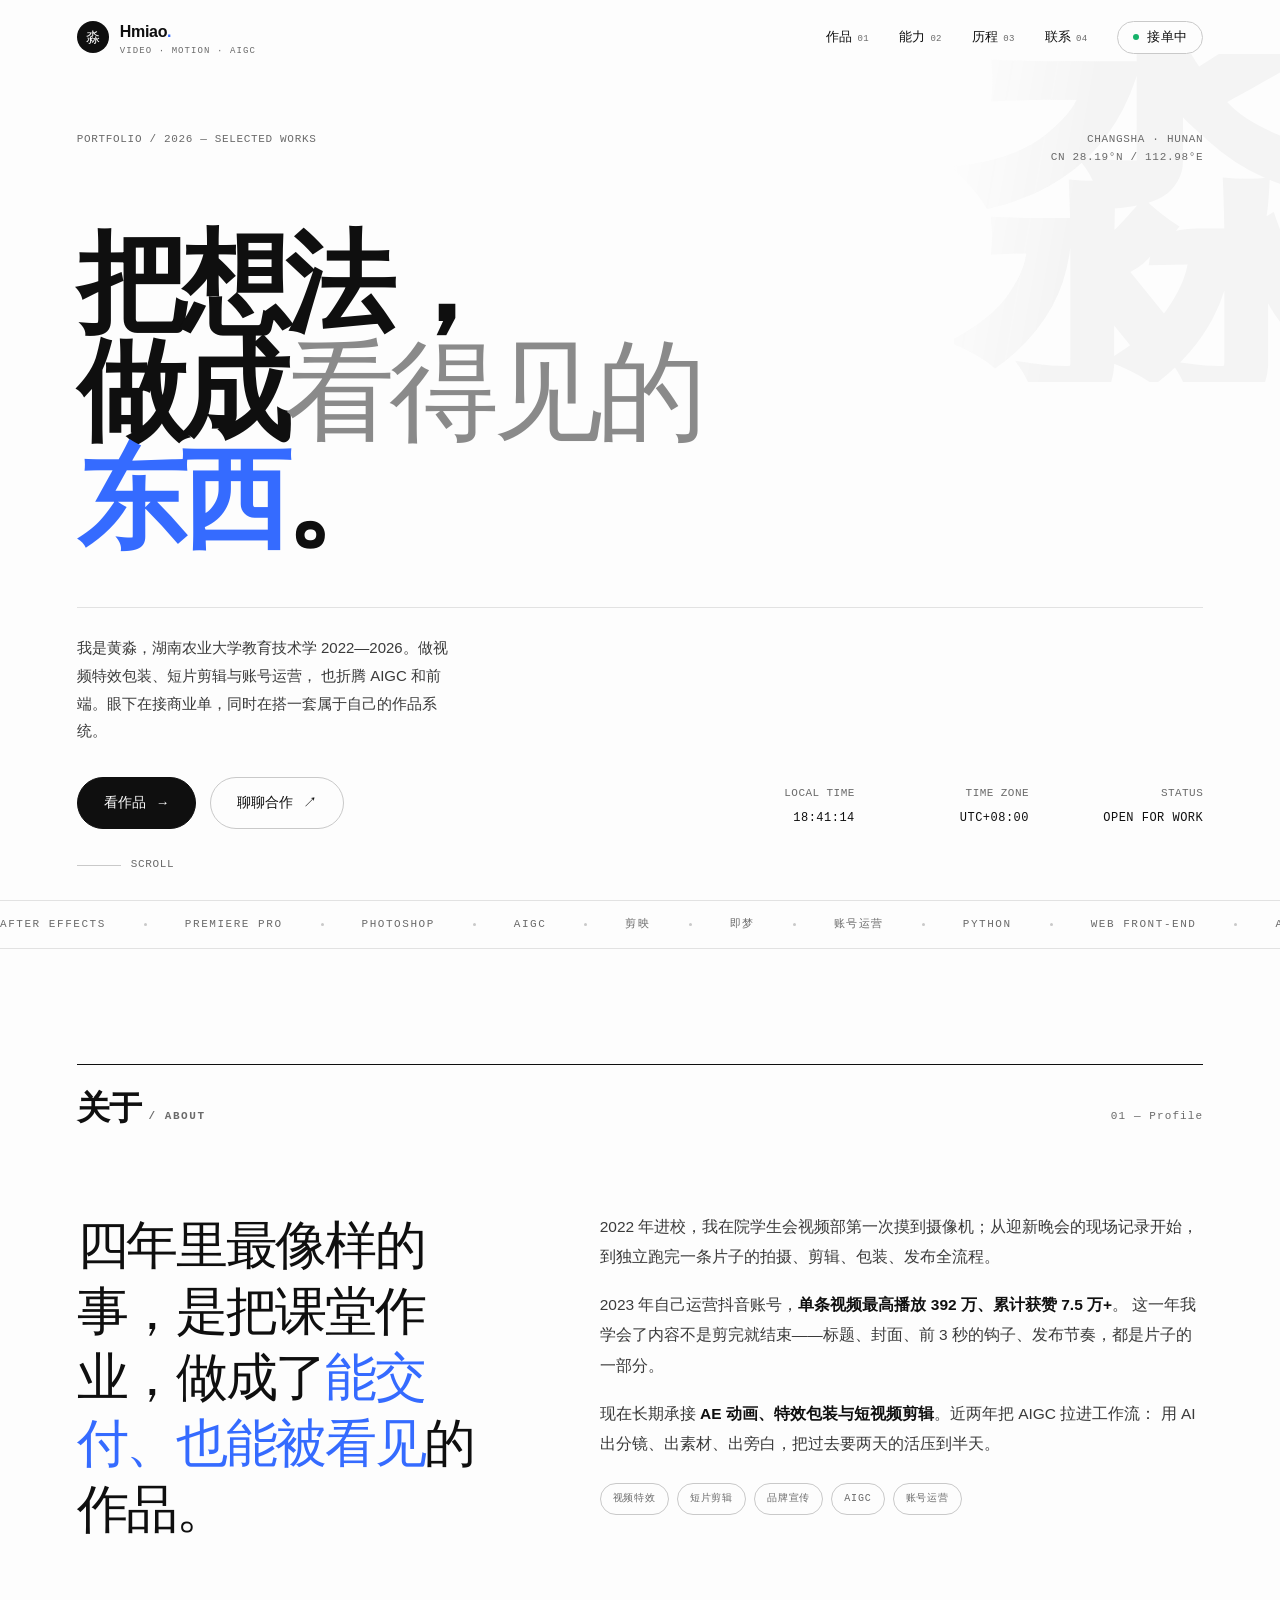
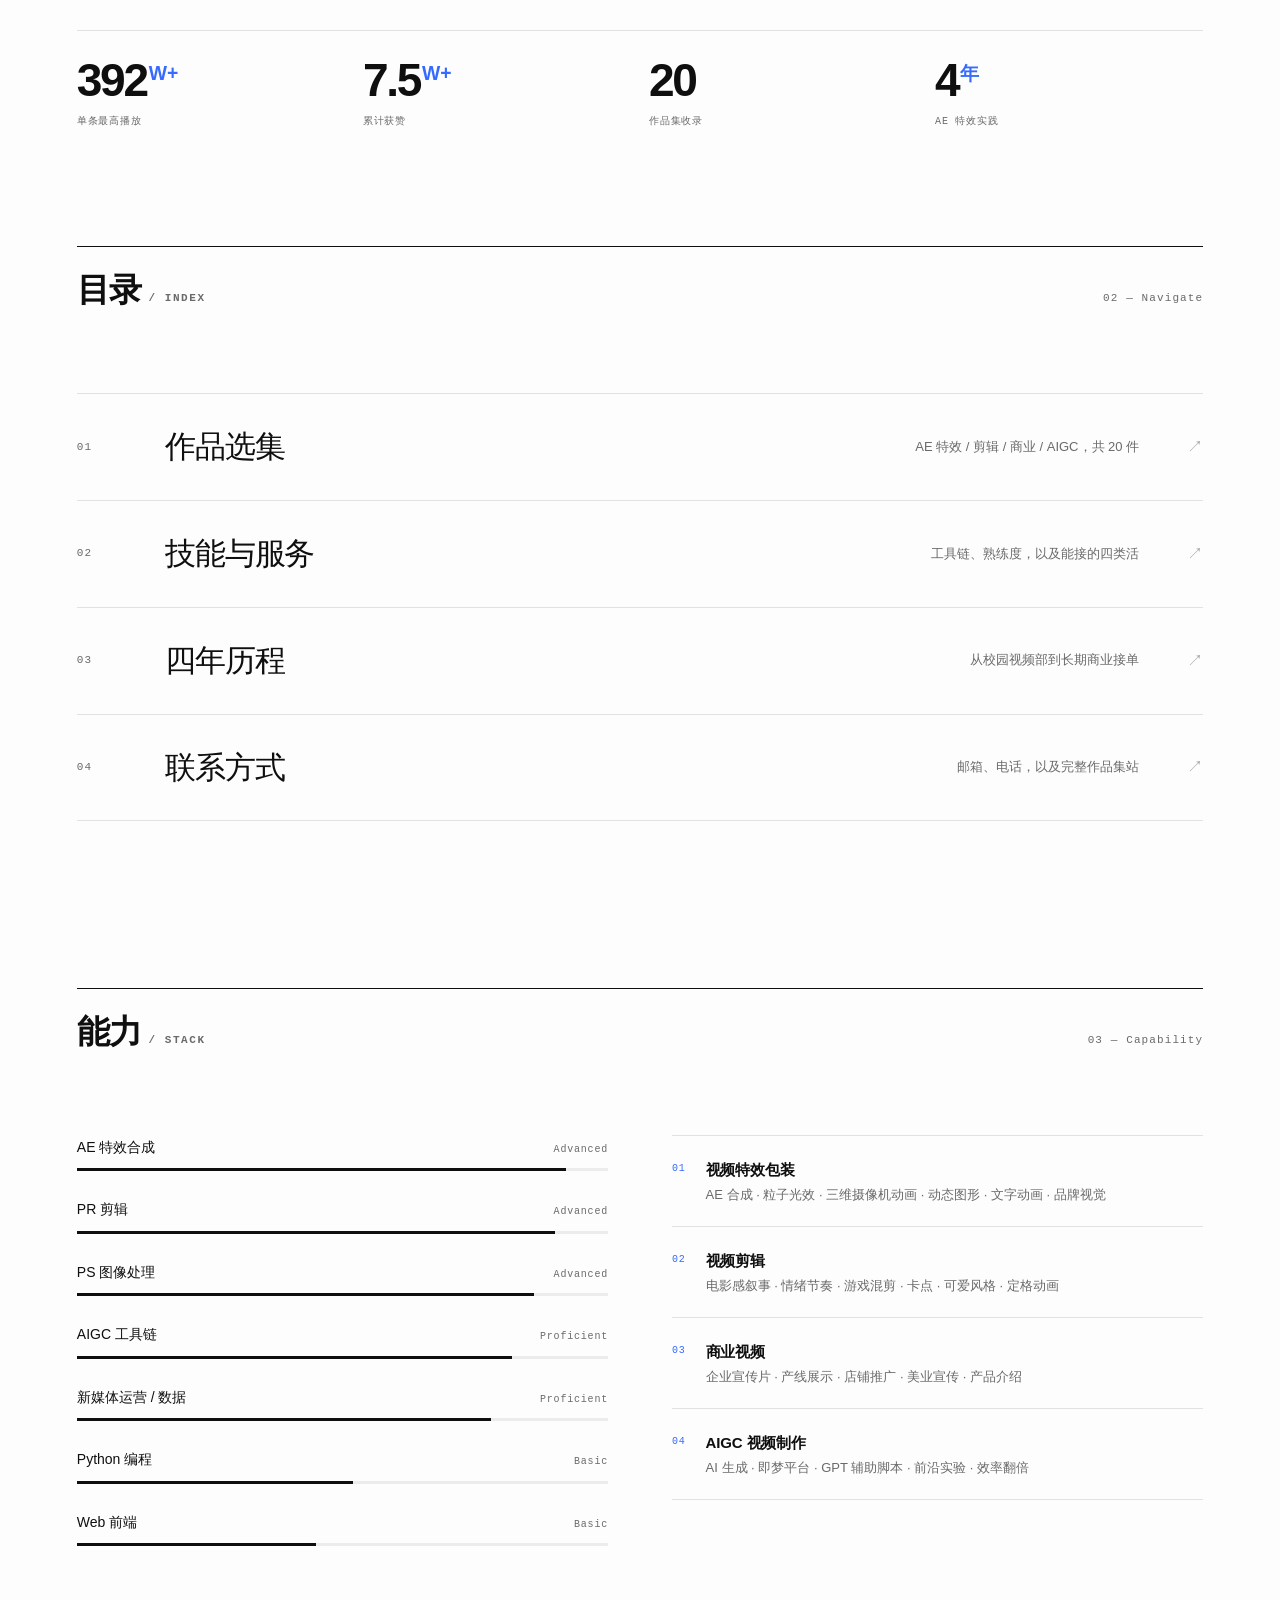
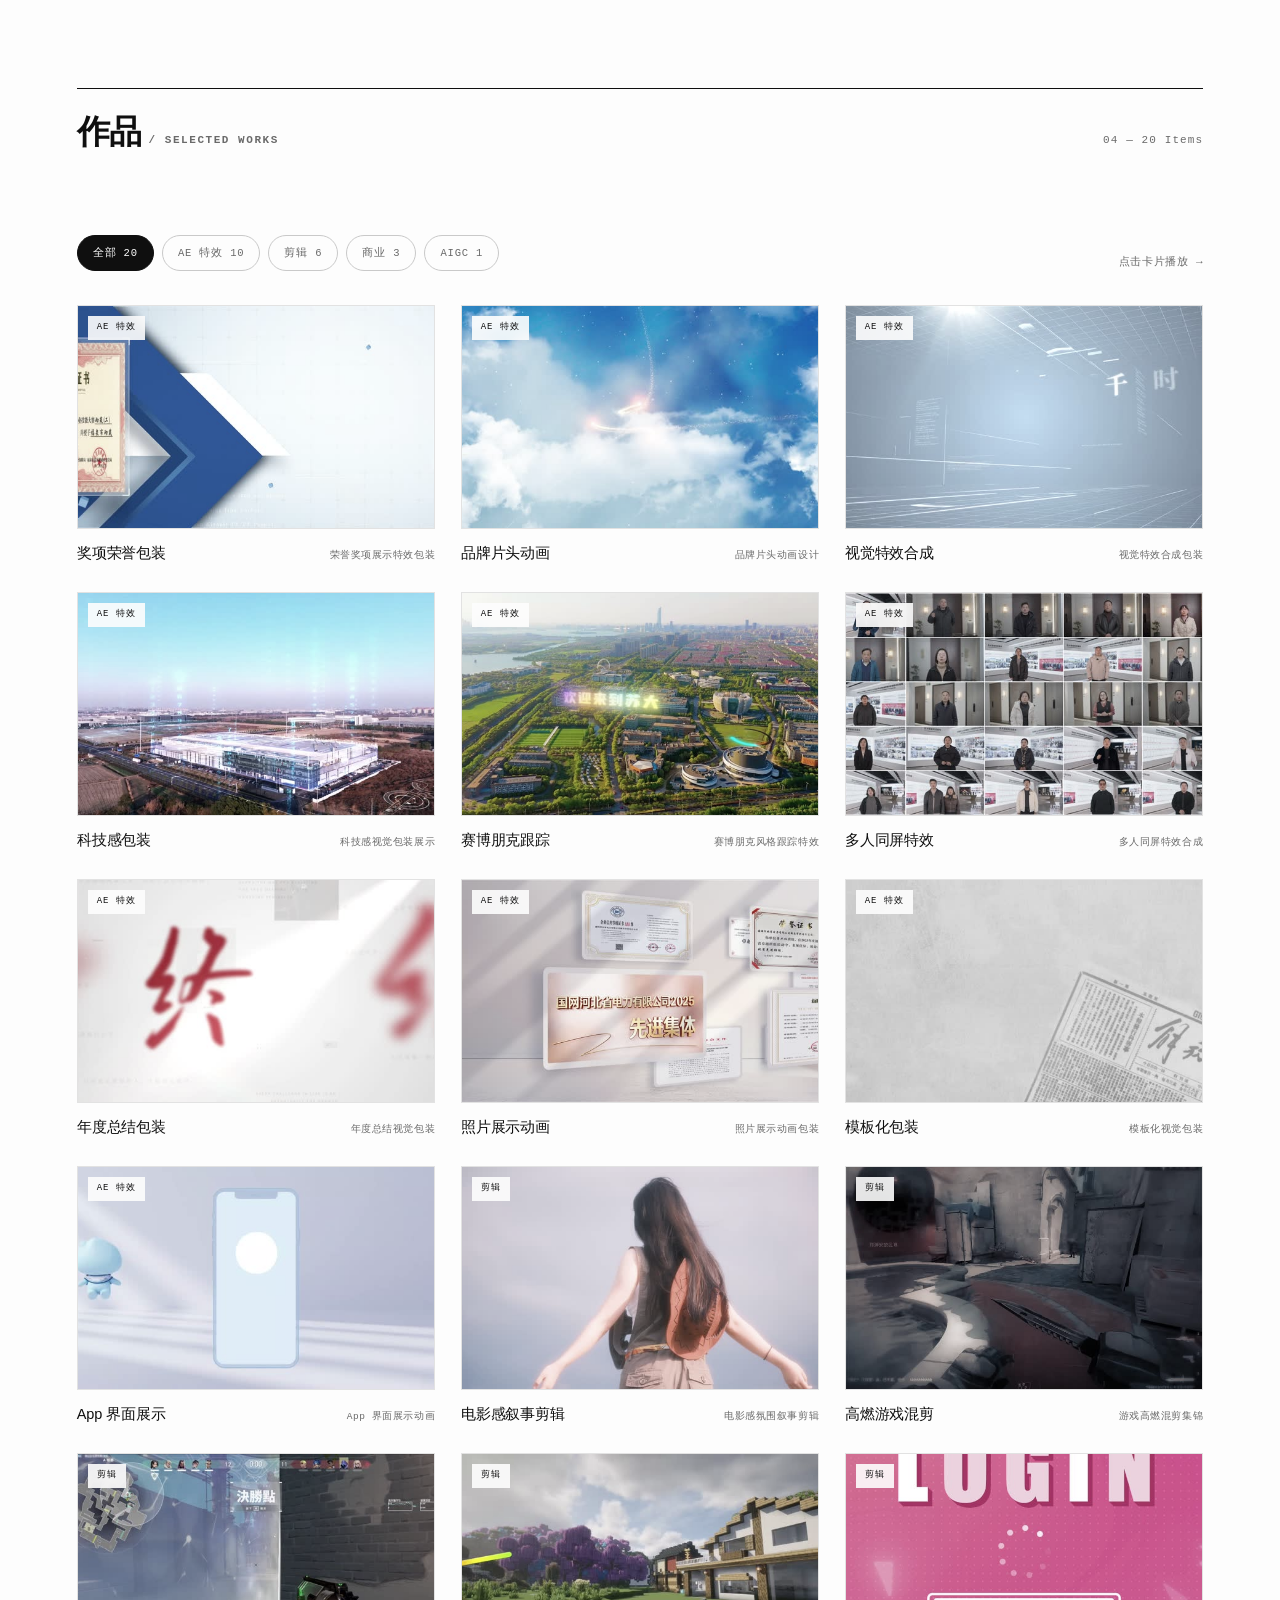
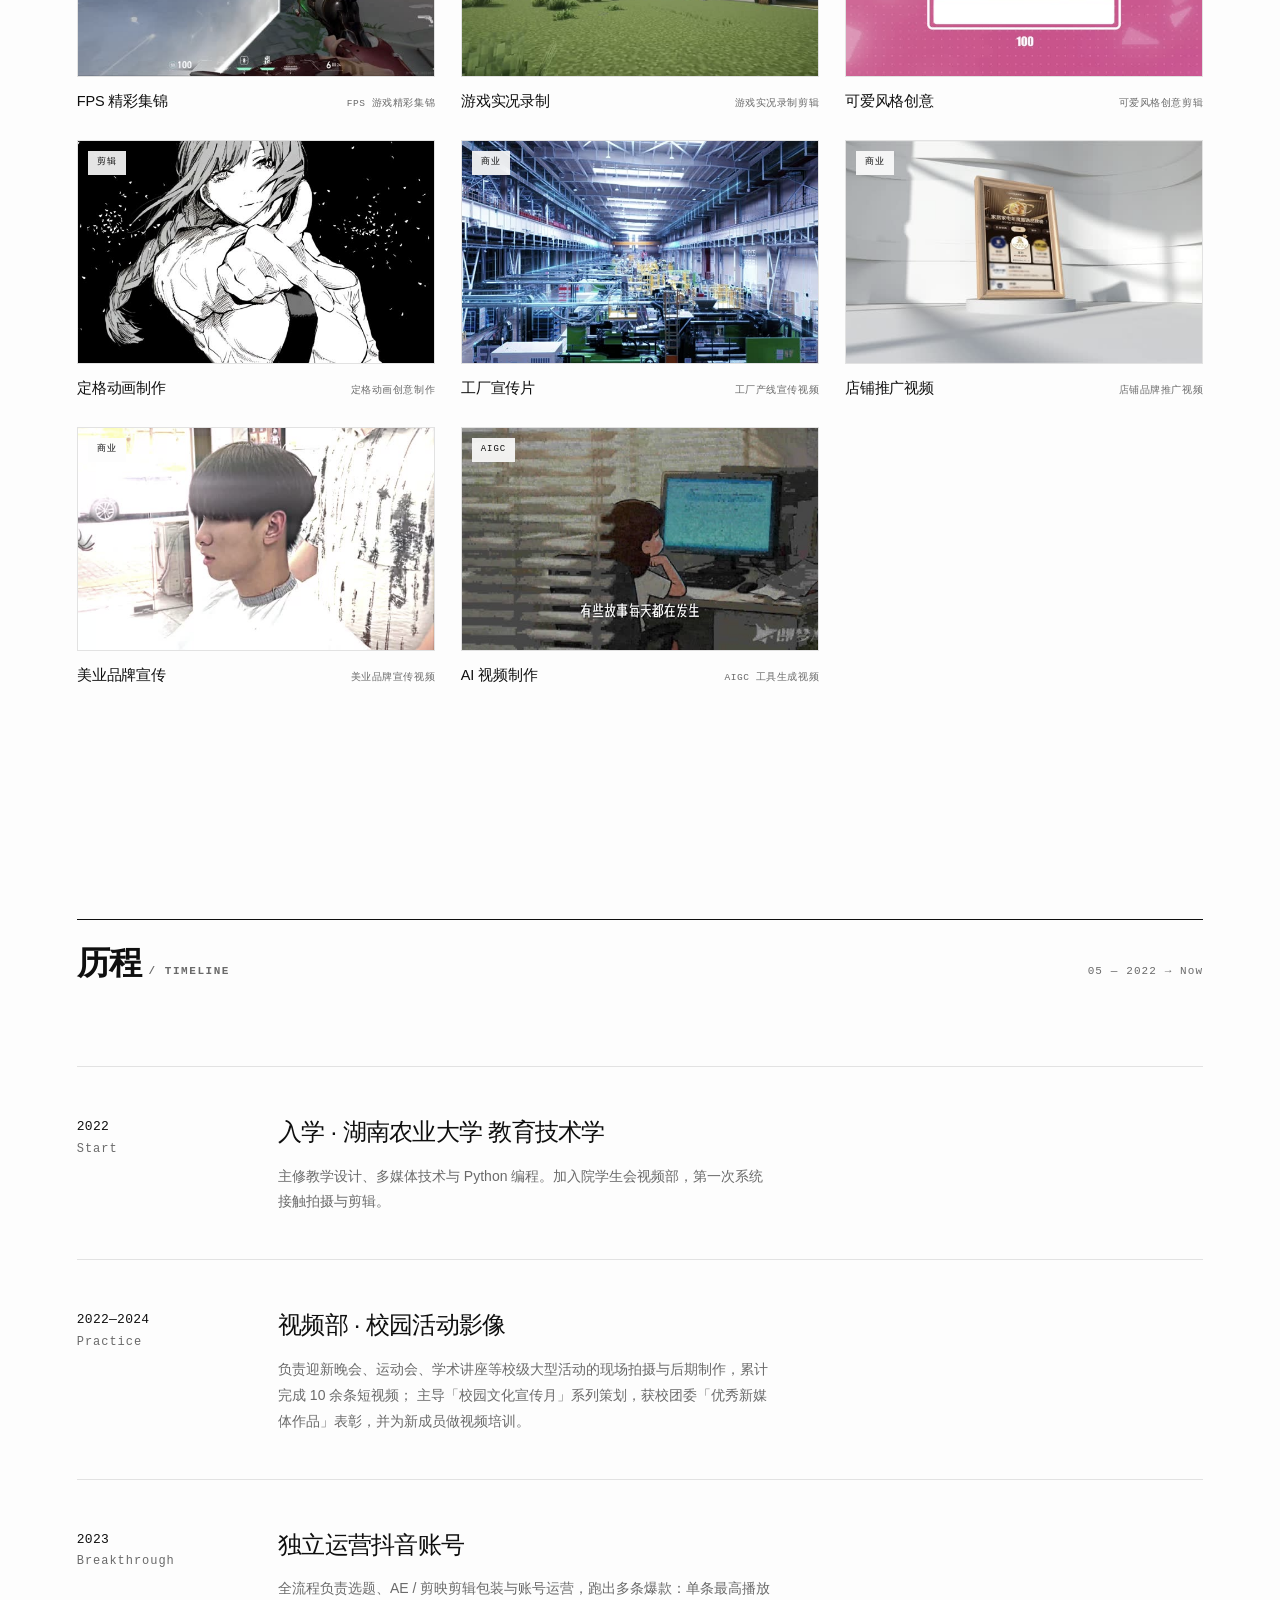
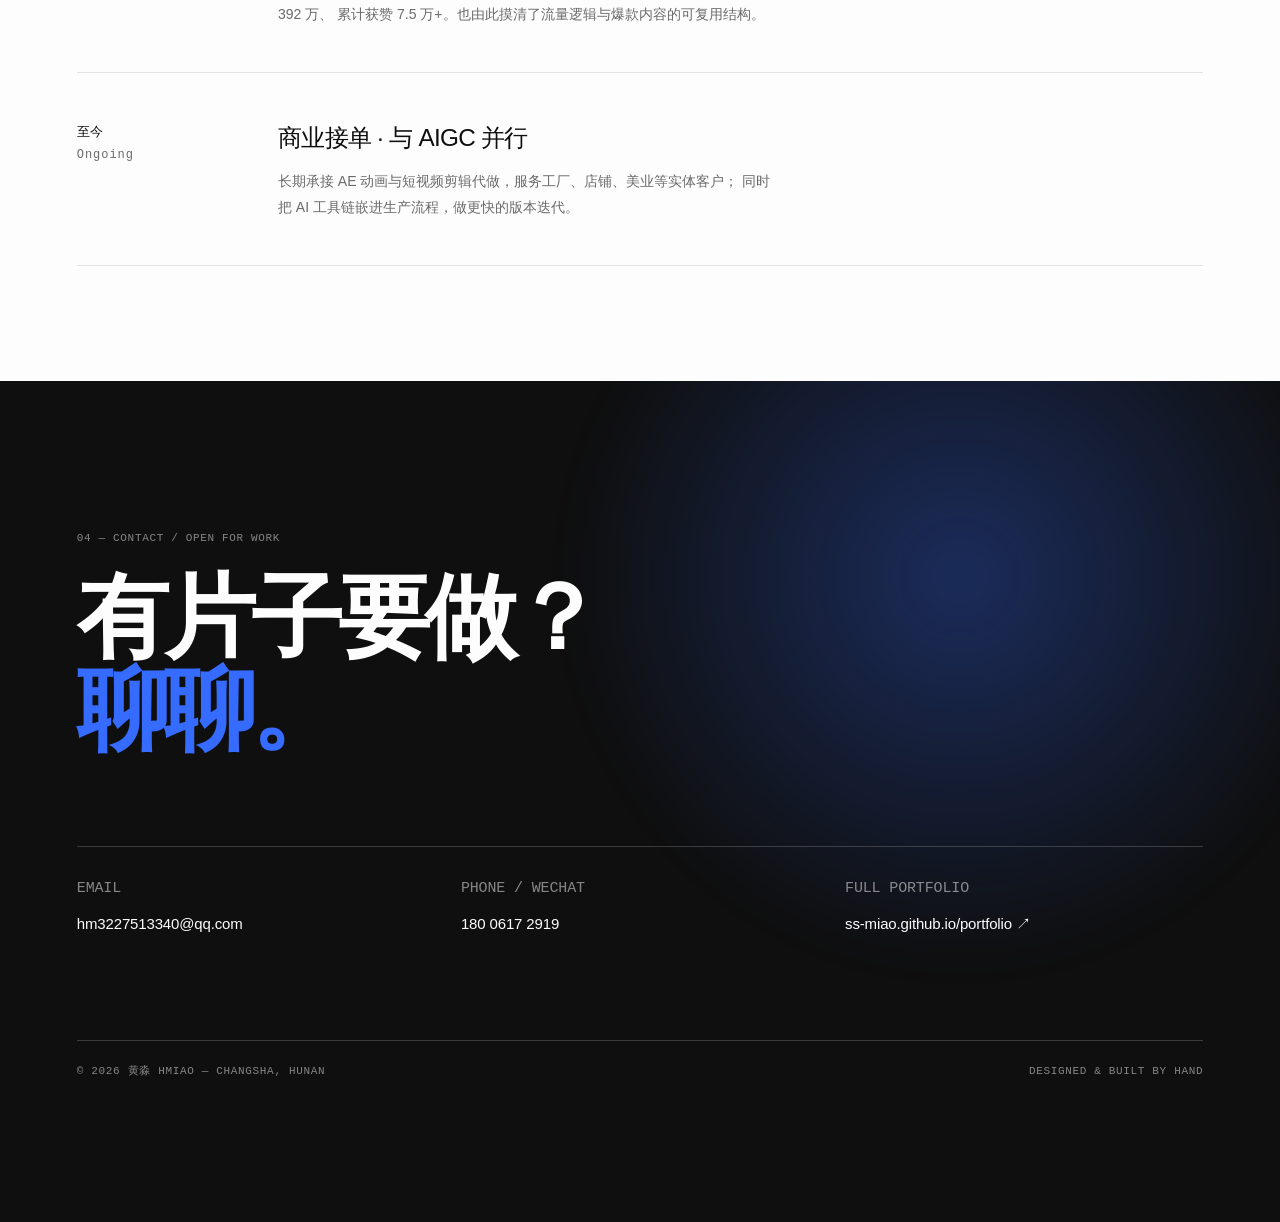
<file: index.magazine.html>
<!DOCTYPE html>
<html lang="zh-CN">
<head>
<meta charset="UTF-8">
<meta name="viewport" content="width=device-width, initial-scale=1">
<title>黄淼 Hmiao — 视频特效 · 剪辑 · AIGC</title>
<meta name="description" content="黄淼，湖南农业大学教育技术学 2022—2026。视频特效包装、短片剪辑、账号运营与 AIGC 实践者。作品集与联系方式。">
<meta name="theme-color" content="#fdfdfd">
<link rel="icon" href="data:image/svg+xml,%3Csvg xmlns='http://www.w3.org/2000/svg' viewBox='0 0 100 100'%3E%3Crect width='100' height='100' fill='%230f0f0f'/%3E%3Ctext x='50' y='70' font-size='58' text-anchor='middle' fill='%23fdfdfd' font-family='sans-serif'%3E%E6%B7%BC%3C/text%3E%3C/svg%3E">
<meta property="og:title" content="黄淼 Hmiao — 把想法做成看得见的东西">
<meta property="og:description" content="视频特效包装、短片剪辑、账号运营与 AIGC。四年，20 件作品。">
<meta property="og:type" content="website">
<style>
:root{
  --paper:#fdfdfd;
  --paper-deep:#f2f2f2;
  --ink:#0f0f0f;
  --body:#3a3a3a;
  --muted:#6a6a6a;
  --line:#e2e2e2;
  --line-strong:#c9c9c9;
  --accent:#356bff;
  --accent-strong:#154dcc;
  --sans:"HarmonyOS Sans SC","PingFang SC","Hiragino Sans GB","Microsoft YaHei",ui-sans-serif,-apple-system,"Segoe UI",Roboto,sans-serif;
  --mono:ui-monospace,SFMono-Regular,Menlo,Monaco,Consolas,"Liberation Mono",monospace;
  --gutter:clamp(20px,6vw,96px);
  --maxw:1680px;
  --ease:cubic-bezier(.22,1,.36,1);
}
*{box-sizing:border-box}
html{-webkit-text-size-adjust:100%}
html,body{margin:0;background:var(--paper);color:var(--ink)}
body{
  font-family:var(--sans);
  font-size:16px;
  line-height:1.75;
  -webkit-font-smoothing:antialiased;
  overflow-x:hidden;
}
::selection{background:var(--accent);color:#fff}
a{color:inherit;text-decoration:none}
img{display:block;max-width:100%}
button{font:inherit;color:inherit;background:none;border:0;cursor:pointer}
h1,h2,h3,h4,p{margin:0}
.mono{font-family:var(--mono);font-size:11px;line-height:1.6;letter-spacing:.06em;text-transform:uppercase}
.shell{width:100%;max-width:var(--maxw);margin:0 auto;padding-inline:var(--gutter)}

/* ---------- 顶部进度 ---------- */
.progress{position:fixed;top:0;left:0;height:2px;width:0;background:var(--accent);z-index:120;transition:width .1s linear}

/* ---------- 开场 ---------- */
.intro{position:fixed;inset:0;z-index:200;background:var(--paper);display:flex;align-items:center;justify-content:center;
  transition:transform .9s var(--ease),opacity .6s ease}
.intro.is-done{transform:translateY(-101%);opacity:0;pointer-events:none}
.intro-inner{text-align:center}
.intro-inner .mono{color:var(--muted);display:block;margin-bottom:18px}
.intro-mark{font-size:clamp(40px,7vw,88px);font-weight:600;letter-spacing:-.05em;line-height:1}
.intro-mark span{color:var(--accent)}
.intro-line{width:0;height:1px;background:var(--line-strong);margin:26px auto 0;animation:grow 1.1s var(--ease) forwards .25s}
@keyframes grow{to{width:180px}}

/* ---------- 导航 ---------- */
.nav{position:fixed;top:0;left:0;right:0;z-index:100;
  display:flex;align-items:center;justify-content:space-between;gap:20px;
  padding:18px var(--gutter);
  transition:background .35s ease,border-color .35s ease,padding .35s ease;
  border-bottom:1px solid transparent}
.nav.is-solid{background:rgba(253,253,253,.82);backdrop-filter:saturate(180%) blur(14px);-webkit-backdrop-filter:saturate(180%) blur(14px);border-bottom-color:var(--line);padding-block:12px}
.brand{display:flex;align-items:center;gap:11px}
.brand-dot{width:32px;height:32px;border-radius:50%;background:var(--ink);color:var(--paper);
  display:grid;place-items:center;font-size:14px;letter-spacing:0;flex:none}
.brand-name{font-weight:600;font-size:16px;letter-spacing:-.02em}
.brand-name i{font-style:normal;color:var(--accent)}
.brand-sub{font-family:var(--mono);font-size:9px;letter-spacing:.12em;color:var(--muted);text-transform:uppercase;display:block;line-height:1.2}
.nav-links{display:flex;align-items:center;gap:30px}
.nav-links a{font-size:13px;letter-spacing:.02em;position:relative;padding-block:4px;color:var(--ink)}
.nav-links a::after{content:"";position:absolute;left:0;bottom:0;width:100%;height:1px;background:var(--ink);
  transform:scaleX(0);transform-origin:right;transition:transform .45s var(--ease)}
.nav-links a:hover::after{transform:scaleX(1);transform-origin:left}
.nav-links a em{font-style:normal;font-family:var(--mono);font-size:9px;color:var(--muted);margin-left:5px}
.nav-cta{display:flex;align-items:center;gap:8px;font-size:12px;border:1px solid var(--line-strong);border-radius:999px;padding:7px 15px;transition:.3s var(--ease)}
.nav-cta:hover{background:var(--ink);color:var(--paper);border-color:var(--ink)}
.nav-cta b{width:6px;height:6px;border-radius:50%;background:#15b26a;display:block;animation:pulse 2.4s infinite}
@keyframes pulse{0%,100%{opacity:1}50%{opacity:.25}}

/* ---------- 主视觉 ---------- */
.hero{position:relative;min-height:100svh;display:flex;flex-direction:column;justify-content:center;
  padding-top:120px;padding-bottom:60px;overflow:hidden}
.ghost{position:absolute;right:-4vw;top:6%;font-size:32vw;line-height:.8;font-weight:700;
  color:#f4f4f4;letter-spacing:-.08em;pointer-events:none;user-select:none;z-index:0;
  -webkit-mask-image:linear-gradient(100deg,transparent 4%,#000 34%,#000 88%,transparent 100%);
  mask-image:linear-gradient(100deg,transparent 4%,#000 34%,#000 88%,transparent 100%)}
.hero > .shell{position:relative;z-index:1}
.hero-top{display:flex;justify-content:space-between;gap:20px;color:var(--muted);margin-bottom:clamp(30px,7vh,80px)}
.hero-top span:last-child{text-align:right}
.hero h1{font-size:clamp(42px,8.6vw,124px);line-height:.98;letter-spacing:-.055em;font-weight:600;max-width:15ch}
.hero h1 em{font-style:normal;color:var(--accent)}
.hero h1 .thin{font-weight:300;color:#8a8a8a}
.hero-body{display:grid;grid-template-columns:1.05fr .95fr;gap:clamp(24px,5vw,80px);align-items:end;
  margin-top:clamp(30px,6vh,64px);padding-top:26px;border-top:1px solid var(--line)}
.hero-lead{font-size:clamp(15px,1.15vw,17px);line-height:1.85;color:var(--body);max-width:46ch}
.hero-meta{display:grid;grid-template-columns:repeat(3,1fr);gap:18px;font-family:var(--mono);font-size:11px;
  letter-spacing:.04em;text-transform:uppercase;color:var(--muted);text-align:right}
.hero-meta b{display:block;color:var(--ink);font-weight:500;font-size:12px;margin-top:4px;letter-spacing:.04em}
.hero-actions{display:flex;gap:14px;margin-top:32px;flex-wrap:wrap}
.btn{display:inline-flex;align-items:center;gap:10px;padding:13px 26px;border-radius:999px;font-size:13.5px;
  border:1px solid var(--ink);background:var(--ink);color:var(--paper);transition:.35s var(--ease)}
.btn:hover{background:transparent;color:var(--ink)}
.btn.ghost-btn{background:transparent;color:var(--ink);border-color:var(--line-strong)}
.btn.ghost-btn:hover{background:var(--ink);color:var(--paper);border-color:var(--ink)}
.btn i{font-style:normal;transition:transform .35s var(--ease)}
.btn:hover i{transform:translate(3px,-3px)}
.scroll-hint{position:absolute;left:var(--gutter);bottom:26px;display:flex;align-items:center;gap:10px;color:var(--muted)}
.scroll-hint .bar{width:44px;height:1px;background:var(--line-strong);position:relative;overflow:hidden}
.scroll-hint .bar::after{content:"";position:absolute;inset:0;background:var(--ink);transform:translateX(-100%);animation:slide 2.2s infinite}
@keyframes slide{50%{transform:translateX(0)}100%{transform:translateX(100%)}}

/* ---------- 跑马灯 ---------- */
.marquee{border-block:1px solid var(--line);overflow:hidden;padding:14px 0;background:var(--paper)}
.marquee-track{display:flex;gap:38px;width:max-content;animation:scrollx 34s linear infinite;
  font-family:var(--mono);font-size:11px;letter-spacing:.14em;text-transform:uppercase;color:var(--muted)}
.marquee-track span{display:flex;align-items:center;gap:38px;white-space:nowrap}
.marquee-track span::after{content:"";width:3px;height:3px;border-radius:50%;background:var(--line-strong)}
@keyframes scrollx{to{transform:translateX(-50%)}}
.marquee:hover .marquee-track{animation-play-state:paused}

/* ---------- 通用段落 ---------- */
.sec{padding-block:clamp(62px,9vw,124px);position:relative}
.sec-head{display:flex;align-items:baseline;justify-content:space-between;gap:20px;
  border-top:1px solid var(--ink);padding-top:14px;margin-bottom:clamp(34px,6vw,74px);color:var(--muted)}
.sec-head h2{font-size:clamp(24px,2.6vw,38px);font-weight:600;letter-spacing:-.035em;color:var(--ink)}
.sec-head .idx{font-family:var(--mono);font-size:11px;letter-spacing:.1em}
.statement{font-size:clamp(26px,4.1vw,58px);line-height:1.26;letter-spacing:-.045em;font-weight:500;max-width:26ch;text-wrap:pretty}
.statement em{font-style:normal;color:var(--accent)}
.about-grid{display:grid;grid-template-columns:.85fr 1.15fr;gap:clamp(30px,6vw,90px);align-items:start}
.about-text{color:var(--body);font-size:15.5px;line-height:1.95;display:grid;gap:18px}
.about-text strong{color:var(--ink);font-weight:600}
.about-text .tag-row{display:flex;flex-wrap:wrap;gap:8px;margin-top:6px}
.tag{font-family:var(--mono);font-size:10px;letter-spacing:.08em;text-transform:uppercase;
  border:1px solid var(--line-strong);border-radius:999px;padding:5px 12px;color:var(--muted)}
.stats{display:grid;grid-template-columns:repeat(4,1fr);gap:18px;margin-top:clamp(40px,7vw,88px);
  border-top:1px solid var(--line);padding-top:26px}
.stat b{display:block;font-size:clamp(30px,3.6vw,52px);font-weight:600;letter-spacing:-.05em;line-height:1}
.stat b sup{font-size:.42em;vertical-align:super;letter-spacing:0;color:var(--accent);margin-left:2px}
.stat span{display:block;margin-top:10px;font-family:var(--mono);font-size:10px;letter-spacing:.08em;
  text-transform:uppercase;color:var(--muted)}

/* ---------- 目录行 ---------- */
.index-list{border-top:1px solid var(--line)}
.index-row{display:grid;grid-template-columns:64px 1fr auto 40px;align-items:center;gap:24px;
  padding:26px 0;border-bottom:1px solid var(--line);transition:.4s var(--ease);position:relative}
.index-row::before{content:"";position:absolute;inset:0;background:var(--ink);transform:scaleY(0);transform-origin:bottom;
  transition:transform .45s var(--ease);z-index:0}
.index-row:hover::before{transform:scaleY(1);transform-origin:top}
.index-row > *{position:relative;z-index:1;transition:color .35s ease}
.index-row:hover > *{color:var(--paper)}
.index-row:hover .row-desc{color:rgba(253,253,253,.62)}
.index-row .num{font-family:var(--mono);font-size:11px;color:var(--muted);letter-spacing:.1em}
.index-row:hover .num{color:rgba(253,253,253,.5)}
.row-title{font-size:clamp(20px,2.4vw,34px);font-weight:500;letter-spacing:-.035em}
.row-desc{font-size:13px;color:var(--muted);text-align:right;max-width:34ch}
.row-arrow{justify-self:end;font-size:16px;opacity:.35;transition:.4s var(--ease)}
.index-row:hover .row-arrow{opacity:1;transform:translate(4px,-4px)}

/* ---------- 能力 ---------- */
.stack-grid{display:grid;grid-template-columns:1fr 1fr;gap:clamp(30px,5vw,80px)}
.bar-item{margin-bottom:26px}
.bar-top{display:flex;justify-content:space-between;align-items:baseline;margin-bottom:9px;font-size:14px}
.bar-top span:last-child{font-family:var(--mono);font-size:10px;color:var(--muted);letter-spacing:.08em}
.bar-track{height:3px;background:#ececec;position:relative;overflow:hidden}
.bar-fill{position:absolute;inset:0;width:0;background:var(--ink);transition:width 1.2s var(--ease)}
.bar-item:hover .bar-fill{background:var(--accent)}
.bar-item.in .bar-fill{width:var(--w)}
.services{display:grid;gap:0;border-top:1px solid var(--line)}
.service{padding:20px 0;border-bottom:1px solid var(--line);display:grid;grid-template-columns:auto 1fr;gap:20px}
.service b{font-size:15px;font-weight:600;letter-spacing:-.01em}
.service p{font-size:13px;color:var(--muted);line-height:1.7}
.service .k{font-family:var(--mono);font-size:10px;color:var(--accent);letter-spacing:.08em;padding-top:4px}

/* ---------- 作品 ---------- */
.work-head{display:flex;align-items:flex-end;justify-content:space-between;gap:24px;flex-wrap:wrap;margin-bottom:34px}
.filters{display:flex;gap:8px;flex-wrap:wrap}
.filter{font-family:var(--mono);font-size:10.5px;letter-spacing:.08em;text-transform:uppercase;
  padding:8px 15px;border:1px solid var(--line-strong);border-radius:999px;color:var(--muted);transition:.3s var(--ease)}
.filter:hover{color:var(--ink);border-color:var(--ink)}
.filter.is-on{background:var(--ink);color:var(--paper);border-color:var(--ink)}
.work-grid{display:grid;grid-template-columns:repeat(3,1fr);gap:clamp(14px,2vw,26px)}
.card{position:relative;cursor:pointer;opacity:0;transform:translateY(18px);transition:opacity .7s var(--ease),transform .7s var(--ease)}
.card.in{opacity:1;transform:none}
.card-media{position:relative;aspect-ratio:16/10;overflow:hidden;background:var(--paper-deep);border:1px solid var(--line)}
.card-media img{width:100%;height:100%;object-fit:cover;transition:transform 1s var(--ease),filter .5s ease;filter:grayscale(.28)}
.card:hover .card-media img{transform:scale(1.045);filter:grayscale(0)}
.card-cat{position:absolute;top:10px;left:10px;font-family:var(--mono);font-size:9px;letter-spacing:.1em;
  text-transform:uppercase;background:rgba(253,253,253,.9);padding:4px 9px;color:var(--ink);backdrop-filter:blur(6px)}
.card-play{position:absolute;inset:0;display:grid;place-items:center;opacity:0;transition:opacity .4s ease;
  background:rgba(15,15,15,.16)}
.card:hover .card-play{opacity:1}
.card-play i{width:52px;height:52px;border-radius:50%;background:var(--paper);color:var(--ink);
  display:grid;place-items:center;font-style:normal;font-size:13px;transform:scale(.86);transition:transform .45s var(--ease)}
.card:hover .card-play i{transform:scale(1)}
.card-info{display:flex;justify-content:space-between;align-items:baseline;gap:12px;padding-top:12px}
.card-info h3{font-size:14.5px;font-weight:500;letter-spacing:-.01em}
.card-info span{font-family:var(--mono);font-size:9.5px;color:var(--muted);letter-spacing:.06em;white-space:nowrap}
.card-info p{display:none}

/* ---------- 历程 ---------- */
.timeline{border-top:1px solid var(--line)}
.tl-item{display:grid;grid-template-columns:150px 1fr;gap:clamp(20px,4vw,60px);
  padding:clamp(26px,4vw,44px) 0;border-bottom:1px solid var(--line);position:relative}
.tl-year{font-family:var(--mono);font-size:12px;letter-spacing:.08em;color:var(--muted);padding-top:5px}
.tl-year b{display:block;color:var(--ink);font-size:13px;font-weight:500;letter-spacing:.02em}
.tl-body h3{font-size:clamp(18px,1.9vw,25px);font-weight:500;letter-spacing:-.03em;margin-bottom:10px}
.tl-body p{font-size:14px;color:var(--muted);line-height:1.85;max-width:64ch}

/* ---------- 联系 ---------- */
.contact{background:var(--ink);color:var(--paper);padding-block:clamp(70px,11vw,150px);position:relative;overflow:hidden}
.contact .shell{position:relative;z-index:1}
.contact .mono{color:rgba(253,253,253,.5)}
.contact h2{font-size:clamp(38px,7.2vw,110px);line-height:1;letter-spacing:-.055em;font-weight:600;margin:22px 0 0}
.contact h2 em{font-style:normal;color:var(--accent)}
.contact-grid{display:grid;grid-template-columns:repeat(3,1fr);gap:26px;margin-top:clamp(46px,7vw,92px);
  border-top:1px solid rgba(253,253,253,.18);padding-top:30px}
.contact-item .mono{display:block;margin-bottom:9px}
.contact-item a,.contact-item span{font-size:15px;letter-spacing:-.01em;color:var(--paper);transition:.3s}
.contact-item a:hover{color:var(--accent)}
.contact-foot{display:flex;justify-content:space-between;gap:20px;flex-wrap:wrap;margin-top:clamp(50px,8vw,110px);
  padding-top:22px;border-top:1px solid rgba(253,253,253,.18);color:rgba(253,253,253,.42)}
.contact-foot a:hover{color:var(--paper)}
.contact-glow{position:absolute;right:-10%;top:-30%;width:70vw;height:70vw;border-radius:50%;
  background:radial-gradient(circle,rgba(53,107,255,.32),transparent 62%);pointer-events:none;filter:blur(20px)}

/* ---------- 灯箱 ---------- */
.lb{position:fixed;inset:0;z-index:300;background:rgba(253,253,253,.97);display:none;padding:clamp(16px,4vw,54px)}
.lb.is-open{display:grid;grid-template-rows:auto 1fr;gap:16px}
.lb-bar{display:flex;justify-content:space-between;align-items:center;gap:20px}
.lb-bar h3{font-size:15px;font-weight:500}
.lb-bar .lb-close{font-family:var(--mono);font-size:11px;letter-spacing:.08em;border:1px solid var(--line-strong);
  padding:8px 14px;border-radius:999px;transition:.3s}
.lb-bar .lb-close:hover{background:var(--ink);color:var(--paper)}
.lb video{width:100%;height:100%;object-fit:contain;background:#000}

/* ---------- 出现动画 ---------- */
.reveal{opacity:0;transform:translateY(22px);transition:opacity .85s var(--ease),transform .85s var(--ease)}
.reveal.in{opacity:1;transform:none}

/* ---------- 响应式 ---------- */
@media(max-width:1024px){
  .about-grid{grid-template-columns:1fr}
  .work-grid{grid-template-columns:repeat(2,1fr)}
  .stack-grid{grid-template-columns:1fr}
  .hero-body{grid-template-columns:1fr;align-items:start}
  .hero-meta{grid-template-columns:repeat(3,1fr);text-align:left}
  .stats{grid-template-columns:repeat(2,1fr);gap:26px}
  .contact-grid{grid-template-columns:1fr 1fr}
}
@media(max-width:760px){
  .nav-links{gap:16px}
  .nav-links a{font-size:12px}
  .nav-links a em{display:none}
  .nav-cta{display:none}
  .brand-sub{display:none}
  .ghost{font-size:52vw;opacity:.7;top:20%}
  .index-row{grid-template-columns:40px 1fr 28px;gap:14px;padding:20px 0}
  .row-desc{display:none}
  .tl-item{grid-template-columns:1fr;gap:10px}
  .work-grid{grid-template-columns:1fr 1fr;gap:12px}
  .card-info h3{font-size:12.5px}
  .card-info span{display:none}
  .contact-grid{grid-template-columns:1fr}
  .scroll-hint{display:none}
}
@media(prefers-reduced-motion:reduce){
  *{animation:none!important;transition-duration:.01ms!important}
  .reveal,.card{opacity:1;transform:none}
}
</style>
</head>
<body>

<div class="progress" id="progress"></div>

<div class="intro" id="intro">
  <div class="intro-inner">
    <span class="mono">Portfolio — 2026</span>
    <div class="intro-mark">黄淼<span>.</span></div>
    <div class="intro-line"></div>
  </div>
</div>

<header class="nav" id="nav">
  <a class="brand" href="#top" aria-label="返回顶部">
    <span class="brand-dot">淼</span>
    <span>
      <span class="brand-name">Hmiao<i>.</i></span>
      <span class="brand-sub">Video · Motion · AIGC</span>
    </span>
  </a>
  <nav class="nav-links">
    <a href="#work">作品<em>01</em></a>
    <a href="#stack">能力<em>02</em></a>
    <a href="#story">历程<em>03</em></a>
    <a href="#contact">联系<em>04</em></a>
    <a class="nav-cta" href="#contact"><b></b>接单中</a>
  </nav>
</header>

<main id="top">

<!-- 主视觉 -->
<section class="hero">
  <div class="ghost" aria-hidden="true">淼</div>
  <div class="shell">
    <div class="hero-top mono">
      <span>Portfolio / 2026 — Selected Works</span>
      <span>Changsha · Hunan<br>CN 28.19°N / 112.98°E</span>
    </div>

    <h1>
      把想法，<br>
      做成<span class="thin">看得见的</span><br>
      <em>东西</em>。
    </h1>

    <div class="hero-body">
      <div>
        <p class="hero-lead">
          我是黄淼，湖南农业大学教育技术学 2022—2026。做视频特效包装、短片剪辑与账号运营，
          也折腾 AIGC 和前端。眼下在接商业单，同时在搭一套属于自己的作品系统。
        </p>
        <div class="hero-actions">
          <a class="btn" href="#work">看作品 <i>→</i></a>
          <a class="btn ghost-btn" href="#contact">聊聊合作 <i>↗</i></a>
        </div>
      </div>
      <div class="hero-meta">
        <div>Local Time<b id="clock">--:--:--</b></div>
        <div>Time Zone<b>UTC+08:00</b></div>
        <div>Status<b>Open for work</b></div>
      </div>
    </div>
  </div>
  <div class="scroll-hint mono"><span class="bar"></span>Scroll</div>
</section>

<!-- 跑马灯 -->
<div class="marquee" aria-hidden="true">
  <div class="marquee-track">
    <span>After Effects</span><span>Premiere Pro</span><span>Photoshop</span><span>AIGC</span>
    <span>剪映</span><span>即梦</span><span>账号运营</span><span>Python</span><span>Web Front-end</span>
    <span>After Effects</span><span>Premiere Pro</span><span>Photoshop</span><span>AIGC</span>
    <span>剪映</span><span>即梦</span><span>账号运营</span><span>Python</span><span>Web Front-end</span>
  </div>
</div>

<!-- 关于 -->
<section class="sec" id="about">
  <div class="shell">
    <div class="sec-head">
      <h2>关于 <span class="mono" style="font-size:11px;color:var(--muted);letter-spacing:.14em">/ About</span></h2>
      <span class="idx">01 — Profile</span>
    </div>

    <div class="about-grid">
      <p class="statement reveal">
        四年里最像样的事，是把课堂作业，做成了<em>能交付、也能被看见</em>的作品。
      </p>
      <div class="about-text reveal">
        <p>
          2022 年进校，我在院学生会视频部第一次摸到摄像机；从迎新晚会的现场记录开始，
          到独立跑完一条片子的拍摄、剪辑、包装、发布全流程。
        </p>
        <p>
          2023 年自己运营抖音账号，<strong>单条视频最高播放 392 万、累计获赞 7.5 万+</strong>。
          这一年我学会了内容不是剪完就结束——标题、封面、前 3 秒的钩子、发布节奏，都是片子的一部分。
        </p>
        <p>
          现在长期承接 <strong>AE 动画、特效包装与短视频剪辑</strong>。近两年把 AIGC 拉进工作流：
          用 AI 出分镜、出素材、出旁白，把过去要两天的活压到半天。
        </p>
        <div class="tag-row">
          <span class="tag">视频特效</span>
          <span class="tag">短片剪辑</span>
          <span class="tag">品牌宣传</span>
          <span class="tag">AIGC</span>
          <span class="tag">账号运营</span>
        </div>
      </div>
    </div>

    <div class="stats">
      <div class="stat reveal"><b>392<sup>W+</sup></b><span>单条最高播放</span></div>
      <div class="stat reveal"><b>7.5<sup>W+</sup></b><span>累计获赞</span></div>
      <div class="stat reveal"><b>20</b><span>作品集收录</span></div>
      <div class="stat reveal"><b>4<sup>年</sup></b><span>AE 特效实践</span></div>
    </div>
  </div>
</section>

<!-- 目录 -->
<section class="sec" id="index" style="padding-top:0;padding-bottom:clamp(30px,4vw,60px)">
  <div class="shell">
    <div class="sec-head">
      <h2>目录 <span class="mono" style="font-size:11px;color:var(--muted);letter-spacing:.14em">/ Index</span></h2>
      <span class="idx">02 — Navigate</span>
    </div>
    <div class="index-list">
      <a class="index-row" href="#work">
        <span class="num">01</span>
        <span class="row-title">作品选集</span>
        <span class="row-desc">AE 特效 / 剪辑 / 商业 / AIGC，共 20 件</span>
        <span class="row-arrow">↗</span>
      </a>
      <a class="index-row" href="#stack">
        <span class="num">02</span>
        <span class="row-title">技能与服务</span>
        <span class="row-desc">工具链、熟练度，以及能接的四类活</span>
        <span class="row-arrow">↗</span>
      </a>
      <a class="index-row" href="#story">
        <span class="num">03</span>
        <span class="row-title">四年历程</span>
        <span class="row-desc">从校园视频部到长期商业接单</span>
        <span class="row-arrow">↗</span>
      </a>
      <a class="index-row" href="#contact">
        <span class="num">04</span>
        <span class="row-title">联系方式</span>
        <span class="row-desc">邮箱、电话，以及完整作品集站</span>
        <span class="row-arrow">↗</span>
      </a>
    </div>
  </div>
</section>

<!-- 能力 -->
<section class="sec" id="stack">
  <div class="shell">
    <div class="sec-head">
      <h2>能力 <span class="mono" style="font-size:11px;color:var(--muted);letter-spacing:.14em">/ Stack</span></h2>
      <span class="idx">03 — Capability</span>
    </div>

    <div class="stack-grid">
      <div class="reveal" id="bars">
        <div class="bar-item" style="--w:92%">
          <div class="bar-top"><span>AE 特效合成</span><span>Advanced</span></div>
          <div class="bar-track"><div class="bar-fill"></div></div>
        </div>
        <div class="bar-item" style="--w:90%">
          <div class="bar-top"><span>PR 剪辑</span><span>Advanced</span></div>
          <div class="bar-track"><div class="bar-fill"></div></div>
        </div>
        <div class="bar-item" style="--w:86%">
          <div class="bar-top"><span>PS 图像处理</span><span>Advanced</span></div>
          <div class="bar-track"><div class="bar-fill"></div></div>
        </div>
        <div class="bar-item" style="--w:82%">
          <div class="bar-top"><span>AIGC 工具链</span><span>Proficient</span></div>
          <div class="bar-track"><div class="bar-fill"></div></div>
        </div>
        <div class="bar-item" style="--w:78%">
          <div class="bar-top"><span>新媒体运营 / 数据</span><span>Proficient</span></div>
          <div class="bar-track"><div class="bar-fill"></div></div>
        </div>
        <div class="bar-item" style="--w:52%">
          <div class="bar-top"><span>Python 编程</span><span>Basic</span></div>
          <div class="bar-track"><div class="bar-fill"></div></div>
        </div>
        <div class="bar-item" style="--w:45%">
          <div class="bar-top"><span>Web 前端</span><span>Basic</span></div>
          <div class="bar-track"><div class="bar-fill"></div></div>
        </div>
      </div>

      <div class="reveal">
        <div class="services">
          <div class="service">
            <span class="k">01</span>
            <div>
              <b>视频特效包装</b>
              <p>AE 合成 · 粒子光效 · 三维摄像机动画 · 动态图形 · 文字动画 · 品牌视觉</p>
            </div>
          </div>
          <div class="service">
            <span class="k">02</span>
            <div>
              <b>视频剪辑</b>
              <p>电影感叙事 · 情绪节奏 · 游戏混剪 · 卡点 · 可爱风格 · 定格动画</p>
            </div>
          </div>
          <div class="service">
            <span class="k">03</span>
            <div>
              <b>商业视频</b>
              <p>企业宣传片 · 产线展示 · 店铺推广 · 美业宣传 · 产品介绍</p>
            </div>
          </div>
          <div class="service">
            <span class="k">04</span>
            <div>
              <b>AIGC 视频制作</b>
              <p>AI 生成 · 即梦平台 · GPT 辅助脚本 · 前沿实验 · 效率翻倍</p>
            </div>
          </div>
        </div>
      </div>
    </div>
  </div>
</section>

<!-- 作品 -->
<section class="sec" id="work" style="padding-top:0">
  <div class="shell">
    <div class="sec-head">
      <h2>作品 <span class="mono" style="font-size:11px;color:var(--muted);letter-spacing:.14em">/ Selected Works</span></h2>
      <span class="idx">04 — 20 Items</span>
    </div>

    <div class="work-head">
      <div class="filters" id="filters">
        <button class="filter is-on" data-cat="all">全部 20</button>
        <button class="filter" data-cat="ae">AE 特效 10</button>
        <button class="filter" data-cat="edit">剪辑 6</button>
        <button class="filter" data-cat="biz">商业 3</button>
        <button class="filter" data-cat="aigc">AIGC 1</button>
      </div>
      <p class="mono" style="color:var(--muted)">点击卡片播放 →</p>
    </div>

    <div class="work-grid" id="workGrid"></div>
    <noscript><p style="color:var(--muted)">作品网格需要启用 JavaScript。完整作品集见
      <a href="https://ss-miao.github.io/portfolio/" style="text-decoration:underline">ss-miao.github.io/portfolio</a>。</p></noscript>
  </div>
</section>

<!-- 历程 -->
<section class="sec" id="story">
  <div class="shell">
    <div class="sec-head">
      <h2>历程 <span class="mono" style="font-size:11px;color:var(--muted);letter-spacing:.14em">/ Timeline</span></h2>
      <span class="idx">05 — 2022 → Now</span>
    </div>
    <div class="timeline">
      <div class="tl-item reveal">
        <div class="tl-year"><b>2022</b>Start</div>
        <div class="tl-body">
          <h3>入学 · 湖南农业大学 教育技术学</h3>
          <p>主修教学设计、多媒体技术与 Python 编程。加入院学生会视频部，第一次系统接触拍摄与剪辑。</p>
        </div>
      </div>
      <div class="tl-item reveal">
        <div class="tl-year"><b>2022—2024</b>Practice</div>
        <div class="tl-body">
          <h3>视频部 · 校园活动影像</h3>
          <p>负责迎新晚会、运动会、学术讲座等校级大型活动的现场拍摄与后期制作，累计完成 10 余条短视频；
             主导「校园文化宣传月」系列策划，获校团委「优秀新媒体作品」表彰，并为新成员做视频培训。</p>
        </div>
      </div>
      <div class="tl-item reveal">
        <div class="tl-year"><b>2023</b>Breakthrough</div>
        <div class="tl-body">
          <h3>独立运营抖音账号</h3>
          <p>全流程负责选题、AE / 剪映剪辑包装与账号运营，跑出多条爆款：单条最高播放 392 万、
             累计获赞 7.5 万+。也由此摸清了流量逻辑与爆款内容的可复用结构。</p>
        </div>
      </div>
      <div class="tl-item reveal">
        <div class="tl-year"><b>至今</b>Ongoing</div>
        <div class="tl-body">
          <h3>商业接单 · 与 AIGC 并行</h3>
          <p>长期承接 AE 动画与短视频剪辑代做，服务工厂、店铺、美业等实体客户；
             同时把 AI 工具链嵌进生产流程，做更快的版本迭代。</p>
        </div>
      </div>
    </div>
  </div>
</section>

</main>

<!-- 联系 -->
<footer class="contact" id="contact">
  <div class="contact-glow" aria-hidden="true"></div>
  <div class="shell">
    <span class="mono">04 — Contact / Open for work</span>
    <h2>有片子要做？<br><em>聊聊。</em></h2>

    <div class="contact-grid">
      <div class="contact-item">
        <span class="mono">Email</span>
        <a href="mailto:hm3227513340@qq.com">hm3227513340@qq.com</a>
      </div>
      <div class="contact-item">
        <span class="mono">Phone / WeChat</span>
        <a href="tel:+8618006172919">180 0617 2919</a>
      </div>
      <div class="contact-item">
        <span class="mono">Full Portfolio</span>
        <a href="https://ss-miao.github.io/portfolio/" target="_blank" rel="noopener">ss-miao.github.io/portfolio ↗</a>
      </div>
    </div>

    <div class="contact-foot mono">
      <span>© 2026 黄淼 Hmiao — Changsha, Hunan</span>
      <span>Designed &amp; built by hand</span>
    </div>
  </div>
</footer>

<!-- 灯箱 -->
<div class="lb" id="lb">
  <div class="lb-bar">
    <h3 id="lbTitle">作品预览</h3>
    <button class="lb-close" id="lbClose">Close ✕</button>
  </div>
  <video id="lbVideo" controls playsinline preload="none"></video>
</div>

<script>
(function(){
  "use strict";

  /* ---------- 开场 ---------- */
  var intro = document.getElementById('intro');
  var seen = false;
  try { seen = sessionStorage.getItem('hmiao-intro') === '1'; } catch(e){}
  if (seen) { intro.remove(); }
  else {
    try { sessionStorage.setItem('hmiao-intro','1'); } catch(e){}
    window.setTimeout(function(){ intro.classList.add('is-done'); }, 900);
    window.setTimeout(function(){ intro.remove(); }, 2000);
  }

  /* ---------- 时钟 ---------- */
  var clock = document.getElementById('clock');
  function tick(){
    var d = new Date();
    var p = function(n){ return n < 10 ? '0'+n : ''+n; };
    clock.textContent = p(d.getHours())+':'+p(d.getMinutes())+':'+p(d.getSeconds());
  }
  tick(); window.setInterval(tick, 1000);

  /* ---------- 导航 & 进度 ---------- */
  var nav = document.getElementById('nav');
  var progress = document.getElementById('progress');
  function onScroll(){
    var y = window.pageYOffset || document.documentElement.scrollTop;
    nav.classList.toggle('is-solid', y > 40);
    var h = document.documentElement.scrollHeight - window.innerHeight;
    progress.style.width = (h > 0 ? (y / h) * 100 : 0) + '%';
  }
  window.addEventListener('scroll', onScroll, {passive:true});
  onScroll();

  /* ---------- 出现动画 ---------- */
  var showAll = function(){
    document.querySelectorAll('.reveal:not(.in),.card:not(.in)').forEach(function(el){ el.classList.add('in'); });
  };
  if ('IntersectionObserver' in window){
    var io = new IntersectionObserver(function(entries){
      entries.forEach(function(en){
        if (en.isIntersecting){ en.target.classList.add('in'); io.unobserve(en.target); }
      });
    }, {threshold:0.14, rootMargin:'0px 0px -8% 0px'});
    document.querySelectorAll('.reveal').forEach(function(el){ io.observe(el); });
    /* 兜底：视口内仍未触发的元素 1.2s 后直接显示 */
    window.setTimeout(function(){
      document.querySelectorAll('.reveal:not(.in)').forEach(function(el){
        var r = el.getBoundingClientRect();
        if (r.top < window.innerHeight && r.bottom > 0) el.classList.add('in');
      });
    }, 1200);
  } else {
    showAll();
  }

  /* ---------- 技能条 ---------- */
  var barBox = document.getElementById('bars');
  if (barBox){
    new IntersectionObserver(function(es, ob){
      es.forEach(function(e){
        if (e.isIntersecting){
          barBox.querySelectorAll('.bar-item').forEach(function(it,i){
            window.setTimeout(function(){ it.classList.add('in'); }, i*110);
          });
          ob.disconnect();
        }
      });
    }, {threshold:0.25}).observe(barBox);
  }

  /* ---------- 作品数据 ---------- */
  var CDN = 'https://ss-miao.github.io/portfolio/';
  var CATS = { ae:'AE 特效', edit:'剪辑', biz:'商业', aigc:'AIGC' };
  var WORKS = [
    {t:'奖项荣誉包装', c:'ae', d:'荣誉奖项展示特效包装', f:'奖项包装'},
    {t:'品牌片头动画', c:'ae', d:'品牌片头动画设计', f:'片头包装'},
    {t:'视觉特效合成', c:'ae', d:'视觉特效合成包装', f:'特效包装'},
    {t:'科技感包装', c:'ae', d:'科技感视觉包装展示', f:'科技包装'},
    {t:'赛博朋克跟踪', c:'ae', d:'赛博朋克风格跟踪特效', f:'赛博跟踪'},
    {t:'多人同屏特效', c:'ae', d:'多人同屏特效合成', f:'多人同屏包装'},
    {t:'年度总结包装', c:'ae', d:'年度总结视觉包装', f:'年度包装'},
    {t:'照片展示动画', c:'ae', d:'照片展示动画包装', f:'照片包装'},
    {t:'模板化包装', c:'ae', d:'模板化视觉包装', f:'套模板'},
    {t:'App 界面展示', c:'ae', d:'App 界面展示动画', f:'app套模板'},
    {t:'电影感叙事剪辑', c:'edit', d:'电影感氛围叙事剪辑', f:'氛围感剪辑'},
    {t:'高燃游戏混剪', c:'edit', d:'游戏高燃混剪集锦', f:'游戏剪辑'},
    {t:'FPS 精彩集锦', c:'edit', d:'FPS 游戏精彩集锦', f:'瓦罗兰特剪辑'},
    {t:'游戏实况录制', c:'edit', d:'游戏实况录制剪辑', f:'我的世界短视频'},
    {t:'可爱风格创意', c:'edit', d:'可爱风格创意剪辑', f:'可爱风'},
    {t:'定格动画制作', c:'edit', d:'定格动画创意制作', f:'木偶动画'},
    {t:'工厂宣传片', c:'biz', d:'工厂产线宣传视频', f:'工厂包装'},
    {t:'店铺推广视频', c:'biz', d:'店铺品牌推广视频', f:'店铺宣传'},
    {t:'美业品牌宣传', c:'biz', d:'美业品牌宣传视频', f:'理发店铺推广视频'},
    {t:'AI 视频制作', c:'aigc', d:'AIGC 工具生成视频', f:'AI视频制作'}
  ];

  var grid = document.getElementById('workGrid');
  function enc(s){ return encodeURIComponent(s); }

  function build(cat){
    grid.innerHTML = '';
    var list = WORKS.filter(function(w){ return cat === 'all' || w.c === cat; });
    list.forEach(function(w, i){
      var el = document.createElement('article');
      el.className = 'card';
      el.innerHTML =
        '<div class="card-media">' +
          '<img loading="lazy" src="' + CDN + 'thumbnails/' + enc(w.f) + '.jpg" alt="' + w.t + '">' +
          '<span class="card-cat">' + CATS[w.c] + '</span>' +
          '<span class="card-play"><i>▶</i></span>' +
        '</div>' +
        '<div class="card-info"><h3>' + w.t + '</h3><span>' + w.d + '</span></div>';
      el.addEventListener('click', function(){ open(w); });
      grid.appendChild(el);
      window.setTimeout(function(){ el.classList.add('in'); }, 40 + i * 45);

      var img = el.querySelector('img');
      img.addEventListener('error', function(){
        img.style.display = 'none';
        el.querySelector('.card-media').style.background =
          'linear-gradient(135deg,#ececec,#f7f7f7 60%,#e6ecff)';
      });
    });
  }
  build('all');

  document.getElementById('filters').addEventListener('click', function(e){
    var btn = e.target.closest('.filter');
    if (!btn) return;
    this.querySelectorAll('.filter').forEach(function(b){ b.classList.remove('is-on'); });
    btn.classList.add('is-on');
    build(btn.dataset.cat);
  });

  /* ---------- 灯箱 ---------- */
  var lb = document.getElementById('lb');
  var lbVideo = document.getElementById('lbVideo');
  var lbTitle = document.getElementById('lbTitle');
  function open(w){
    lbTitle.textContent = w.t + ' — ' + w.d;
    lbVideo.src = CDN + 'videos/' + enc(w.f) + '.mp4';
    lbVideo.poster = CDN + 'thumbnails/' + enc(w.f) + '.jpg';
    lb.classList.add('is-open');
    document.body.style.overflow = 'hidden';
    var p = lbVideo.play(); if (p && p.catch) p.catch(function(){});
  }
  function close(){
    lb.classList.remove('is-open');
    lbVideo.pause(); lbVideo.removeAttribute('src'); lbVideo.load();
    document.body.style.overflow = '';
  }
  document.getElementById('lbClose').addEventListener('click', close);
  lb.addEventListener('click', function(e){ if (e.target === lb) close(); });
  document.addEventListener('keydown', function(e){ if (e.key === 'Escape') close(); });

  /* ---------- 锚点平滑滚动 ---------- */
  document.querySelectorAll('a[href^="#"]').forEach(function(a){
    a.addEventListener('click', function(e){
      var id = a.getAttribute('href');
      if (id === '#' || id.length < 2) return;
      var t = document.querySelector(id);
      if (!t) return;
      e.preventDefault();
      var y = t.getBoundingClientRect().top + window.pageYOffset - (id === '#top' ? 0 : 70);
      window.scrollTo({top:y, behavior:'smooth'});
    });
  });
})();
</script>
</body>
</html>
</file>
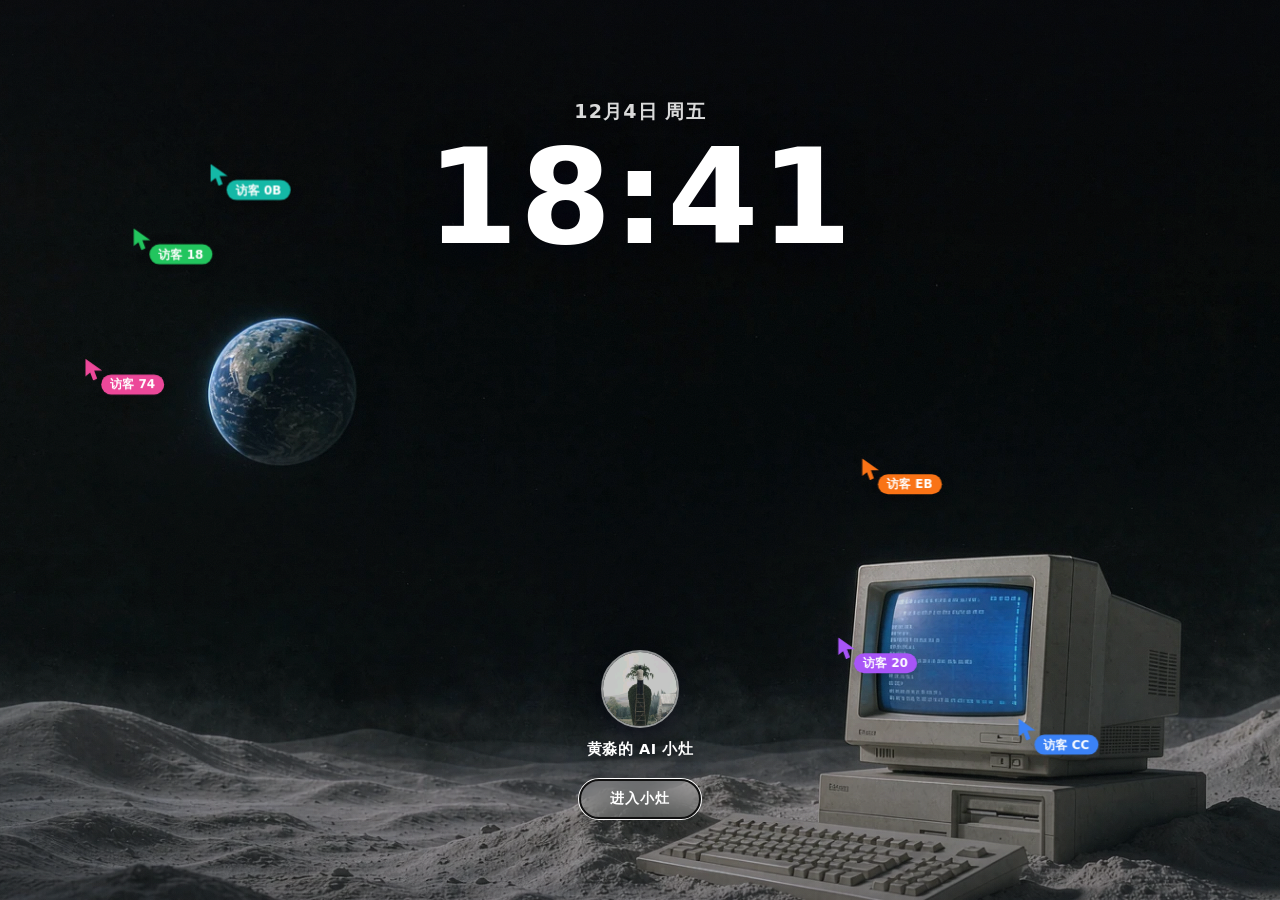
<file: os.html>
<!DOCTYPE html>
<html lang="zh-CN">
<head>
<meta charset="UTF-8">
<meta name="viewport" content="width=device-width, initial-scale=1.0, viewport-fit=cover">
<title>黄淼 OS · 电脑版</title>
<meta name="description" content="黄淼的个人桌面：AIGC 内容运营，21 件作品、技能栈与联系方式，都在这个桌面里。">
<link rel="icon" href="/favicon-32.png" sizes="32x32" type="image/png">
<link rel="apple-touch-icon" href="/favicon-180.png">
<style>
/* ============================================================
   黄淼 OS · 系统外壳
   ============================================================ */
:root{
  --accent:#ff7a45;
  --accent-2:#ffb08a;
  --accent-soft:rgba(255,122,69,.13);
  --ink:#15121c;
  --ink-2:#5b5568;
  --ink-3:#8e8799;
  --win:rgba(250,249,253,.945);
  --line:rgba(20,16,30,.10);
  --font:"PingFang SC","HarmonyOS Sans SC","Microsoft YaHei UI","Microsoft YaHei",system-ui,-apple-system,"Segoe UI",sans-serif;
  --mono:ui-monospace,"SF Mono",Menlo,Consolas,"Cascadia Mono",monospace;
}
*{margin:0;padding:0;box-sizing:border-box}
html,body{height:100%}
body{
  font-family:var(--font);color:#fff;overflow:hidden;background:#08070e;
  -webkit-font-smoothing:antialiased;
  user-select:none;-webkit-user-select:none;
}
a{color:inherit;text-decoration:none}
button{font:inherit;cursor:pointer;border:0;background:none;color:inherit}
img{-webkit-user-drag:none;user-select:none}
input,textarea{user-select:text;-webkit-user-select:text}
*::-webkit-scrollbar{width:0;height:0}
*{scrollbar-width:none}
body.still *,body.still *::before,body.still *::after{transition:none!important;animation:none!important}

/* ---------- 壁纸：月面复古电脑 ---------- */
.wall{position:fixed;inset:0;z-index:0;overflow:hidden;background:#07070a}
.wall-bg{position:absolute;inset:0;
  background:url(/os-wall.webp) center bottom/cover no-repeat}
.wall-vig{position:absolute;inset:0;pointer-events:none;
  background:
    linear-gradient(180deg,rgba(5,5,9,.34) 0%,rgba(5,5,9,.06) 16%,rgba(5,5,9,0) 32%,rgba(5,5,9,.05) 100%)}
.wall-grain{position:absolute;inset:0;pointer-events:none;opacity:.05;
  background-image:url("data:image/svg+xml;utf8,<svg xmlns='http://www.w3.org/2000/svg' width='150' height='150'><filter id='n'><feTurbulence type='fractalNoise' baseFrequency='.9' numOctaves='3'/></filter><rect width='150' height='150' filter='url(%23n)'/></svg>")}

/* ---------- 锁屏 ---------- */
.lock{position:fixed;inset:0;z-index:5000;display:flex;flex-direction:column;align-items:center;
  color:#fff;
  background:linear-gradient(180deg,rgba(8,10,16,.30) 0%,rgba(8,10,16,.04) 34%,rgba(8,10,16,.08) 64%,rgba(8,10,16,.34) 100%);
  transition:opacity .55s ease,transform .55s ease}
.lock.out{opacity:0;transform:scale(1.04);pointer-events:none}
.lock-date{margin-top:11vh;font-size:19px;font-weight:600;letter-spacing:.06em;opacity:.85;
  text-shadow:0 2px 14px rgba(4,2,20,.45)}
.lock-time{font-size:clamp(72px,13vw,132px);font-weight:900;line-height:1.1;letter-spacing:.01em;
  font-variant-numeric:tabular-nums;text-shadow:0 6px 36px rgba(4,2,20,.5)}
.lock-user{margin-top:auto;margin-bottom:9vh;display:flex;flex-direction:column;align-items:center;gap:12px}
.lock-user img{width:78px;height:78px;border-radius:50%;object-fit:cover;
  border:2px solid rgba(255,255,255,.55);box-shadow:0 10px 30px rgba(4,2,20,.5)}
.lock-user p{font-size:14.5px;font-weight:700;letter-spacing:.04em;white-space:nowrap;
  text-shadow:0 2px 12px rgba(4,2,20,.55)}
.lock-enter{margin-top:8px;font-size:13.5px;font-weight:700;color:#fff;
  background:rgba(255,255,255,.22);border:1px solid rgba(255,255,255,.35);
  -webkit-backdrop-filter:blur(10px);backdrop-filter:blur(10px);
  padding:10px 30px;border-radius:999px;letter-spacing:.08em;
  transition:background .16s ease,transform .16s ease}
.lock-enter:hover{background:rgba(255,255,255,.34);transform:translateY(-1px)}

/* ---------- 菜单栏 ---------- */
.menubar{position:fixed;inset:0 0 auto 0;height:34px;display:flex;align-items:center;gap:20px;
  padding:0 16px;background:rgba(12,8,20,.55);
  -webkit-backdrop-filter:blur(18px) saturate(1.3);backdrop-filter:blur(18px) saturate(1.3);
  color:rgba(255,255,255,.92);font-size:13px;z-index:1000;
  transition:opacity .4s ease}
body.is-locked .menubar{opacity:0;pointer-events:none}
.menubar .mn-logo{width:17px;height:17px;border-radius:50%;object-fit:cover;display:block;flex:none;
  box-shadow:0 0 0 1px rgba(255,255,255,.22)}
.menubar .mn-name{font-weight:700;white-space:nowrap}
.menubar .mn-menu{opacity:.74;white-space:nowrap;cursor:default;padding:4px 2px;border-radius:5px;
  transition:opacity .15s,color .15s}
.menubar .mn-menu:hover{opacity:1;color:var(--accent-2)}
.menubar .mn-menu.on{opacity:1;color:var(--accent-2)}
.menubar .mn-sp{flex:1}
.menubar .mn-pill{height:22px;display:inline-flex;align-items:center;gap:6px;padding:0 10px;
  border:1px solid rgba(255,255,255,.16);border-radius:999px;background:rgba(255,255,255,.08);
  font-family:var(--mono);font-size:11.5px;line-height:1;white-space:nowrap}
.menubar .dot{width:6px;height:6px;border-radius:50%;background:#43e97b;box-shadow:0 0 8px #43e97b}
.menubar .mn-clock{font-family:var(--mono);font-size:12px;opacity:.85;white-space:nowrap;
  font-variant-numeric:tabular-nums}

/* ---------- 桌面 ---------- */
.desktop{position:fixed;inset:34px 0 0 0;overflow:hidden;z-index:10;transition:opacity .5s ease}
body.is-locked .desktop{opacity:0;pointer-events:none}
.hint{position:absolute;right:3.4%;top:46%;transform:translateY(-50%);text-align:right;
  pointer-events:none;transition:opacity .4s ease;z-index:4}
.hint.hide{opacity:0}
.hint h1{font-size:clamp(26px,2.9vw,42px);font-weight:900;line-height:1.22;letter-spacing:-.01em;
  text-shadow:0 8px 40px rgba(0,0,0,.5)}
.hint h1 b{color:var(--accent)}
.hint p{margin-top:18px;font-family:var(--mono);font-size:12.5px;letter-spacing:.2em;opacity:.6}

/* 桌面图标 */
.icons{position:absolute;inset:0;z-index:5}
.file{position:absolute;width:106px;display:flex;flex-direction:column;align-items:center;gap:6px;
  padding:6px 4px;border-radius:8px;cursor:default;touch-action:none}
.file.drag{opacity:.85;z-index:9}
.file .th{position:relative;width:86px;height:54px;border-radius:7px;overflow:hidden;
  background:linear-gradient(135deg,#3c2b63,#6b3fa0);
  border:1px solid rgba(255,255,255,.3);box-shadow:0 4px 10px rgba(0,0,0,.3)}
.file .th img{position:absolute;inset:0;width:100%;height:100%;object-fit:cover}
.file .th::after{content:'';position:absolute;inset:auto 0 0 0;height:16px;
  background:linear-gradient(transparent,rgba(0,0,0,.45));pointer-events:none}
.file .pl{position:absolute;left:50%;top:50%;transform:translate(-50%,-50%);width:23px;height:23px;
  border-radius:50%;background:rgba(255,255,255,.92);color:#2a1650;display:grid;place-items:center;
  padding-left:2px;z-index:2;transition:transform .18s ease}
.file:hover .pl{transform:translate(-50%,-50%) scale(1.14)}
.file .cat{position:absolute;right:4px;bottom:3px;z-index:2;font-family:var(--mono);font-size:8.5px;
  letter-spacing:.02em;color:rgba(255,255,255,.94)}
.file.sel .th{box-shadow:0 0 0 3px rgba(255,255,255,.32),0 4px 10px rgba(0,0,0,.3)}
.file .nm{font-size:11.5px;line-height:1.4;color:#fff;text-align:center;padding:1px 6px;border-radius:4px;
  text-shadow:0 1px 4px rgba(0,0,0,.7);display:-webkit-box;-webkit-line-clamp:2;-webkit-box-orient:vertical;
  overflow:hidden}
.file.sel .nm{background:#2f7cf6;text-shadow:none}

/* 弹幕 */
.dmk{position:absolute;top:10px;left:0;right:0;height:174px;overflow:hidden;pointer-events:none;z-index:6;
  -webkit-mask-image:linear-gradient(90deg,transparent,#000 10%,#000 90%,transparent);
  mask-image:linear-gradient(90deg,transparent,#000 10%,#000 90%,transparent)}
.dmk span{position:absolute;left:100%;white-space:nowrap;padding:9px 18px;border-radius:999px;
  background:rgba(20,16,32,.28);border:1px solid rgba(255,255,255,.22);
  -webkit-backdrop-filter:blur(10px);backdrop-filter:blur(10px);
  box-shadow:0 10px 26px rgba(8,4,18,.2);font-size:18px;font-weight:800;line-height:1;
  text-shadow:0 1px 5px rgba(0,0,0,.35);animation-name:fly;animation-timing-function:linear;
  animation-fill-mode:forwards}
@keyframes fly{to{transform:translate3d(calc(-100vw - 130%),0,0)}}

/* ---------- 在线访客光标 ---------- */
.presence{position:fixed;inset:0;z-index:6500;pointer-events:none;overflow:hidden}
.pc{position:absolute;left:0;top:0;opacity:0;will-change:transform}
.pc.on{opacity:1}
.pc .ar{width:18px;height:22px;display:block;
  background:var(--c);clip-path:polygon(0 0,0 18px,5px 14px,8px 22px,12px 20px,9px 12px,17px 12px);
  filter:drop-shadow(0 2px 4px rgba(0,0,0,.38))}
.pc .tg{position:absolute;left:16px;top:16px;max-width:120px;padding:4px 9px;border-radius:999px;
  background:var(--c);color:#fff;font-size:12px;font-weight:800;line-height:1;white-space:nowrap;
  overflow:hidden;text-overflow:ellipsis;box-shadow:0 4px 14px rgba(0,0,0,.24)}

/* ---------- 窗口 ---------- */
.window{position:absolute;display:flex;flex-direction:column;min-width:260px;min-height:140px;
  border-radius:13px;overflow:hidden;background:var(--win);
  box-shadow:0 34px 90px -26px rgba(3,2,10,.72),0 0 0 1px rgba(255,255,255,.14);
  transform-origin:center;animation:winIn .3s cubic-bezier(.16,1,.3,1)}
@keyframes winIn{from{opacity:0;transform:scale(.965) translateY(10px)}to{opacity:1;transform:none}}
.window.closing{opacity:0;transform:scale(.96);transition:opacity .14s,transform .14s}
.window.min{display:none}
.window.max{left:0!important;top:0!important;width:100%!important;height:100%!important;border-radius:0}
.win-bar{height:34px;flex:none;display:flex;align-items:center;gap:10px;padding:0 12px;
  background:rgba(243,241,248,.96);border-bottom:1px solid var(--line);cursor:default}
.win-bar .traffic{display:flex;gap:7px;flex:none}
.win-bar .traffic button{width:11px;height:11px;border-radius:50%;position:relative;
  box-shadow:inset 0 0 0 .5px rgba(0,0,0,.14)}
.t-close{background:#ff5f57}.t-min{background:#febc2e}.t-max{background:#28c840}
.win-bar .traffic button::after{content:'';position:absolute;inset:0;border-radius:50%;
  opacity:0;transition:opacity .12s}
.win-bar .traffic:hover button::after{opacity:.55;background:radial-gradient(circle,rgba(0,0,0,.5) 0 30%,transparent 32%)}
.win-title{font-size:12px;font-weight:600;color:var(--ink-2);white-space:nowrap;overflow:hidden;
  text-overflow:ellipsis}
.win-body{flex:1;min-height:0;overflow:auto;background:#fff}
.rz{position:absolute;z-index:3}
.rz-l{left:0;top:6px;bottom:6px;width:5px;cursor:ew-resize}
.rz-r{right:0;top:6px;bottom:6px;width:5px;cursor:ew-resize}
.rz-b{left:6px;right:6px;bottom:0;height:5px;cursor:ns-resize}
.rz-bl{left:0;bottom:0;width:12px;height:12px;cursor:nesw-resize}
.rz-br{right:0;bottom:0;width:14px;height:14px;cursor:nwse-resize}

/* 终端 */
.window.app-term{background:rgba(15,13,22,.95);box-shadow:0 34px 90px -26px rgba(0,0,0,.8),0 0 0 1px rgba(255,255,255,.12)}
.window.app-term .win-bar{background:rgba(255,255,255,.055);border-bottom-color:rgba(255,255,255,.09)}
.window.app-term .win-title{color:rgba(255,255,255,.5);font-family:var(--mono);font-weight:500;font-size:11px}
.window.app-term .win-body{background:transparent}
.term{padding:16px 18px 22px;font-family:var(--mono);font-size:12.5px;line-height:1.95;color:#d5cfe2;
  user-select:text;-webkit-user-select:text}
.term p{white-space:pre-wrap;word-break:break-word}
.term .p{color:#43e97b;font-weight:700}
.term .d{color:#6d6580}
.term .c{color:#fff}
.term .h{color:var(--accent-2);font-weight:700}
.term .logo{color:var(--accent-2);font-weight:700;margin:6px 0;font-size:11.5px;line-height:1.4}
.term .caret{display:inline-block;width:7px;height:14px;background:#d5cfe2;vertical-align:-2px;
  animation:blink 1.1s steps(1) infinite}
@keyframes blink{50%{opacity:0}}

/* 浏览器 */
.web-bar{display:flex;align-items:center;gap:10px;flex:1;min-width:0}
.web-navs{display:flex;gap:9px;flex:none}
.web-navs i{width:13px;height:13px;border-radius:3px;background:rgba(20,16,30,.14);display:block}
.web-navs i.dis{opacity:.35}
.web-url{flex:1;min-width:0;height:22px;border-radius:6px;background:rgba(20,16,30,.07);
  border:0;outline:none;padding:0 10px;font-size:11.5px;color:var(--ink-2);font-family:var(--mono);
  text-overflow:ellipsis}
.web-tabs{display:flex;gap:4px;padding:5px 10px 0;background:rgba(243,241,248,.96);
  border-bottom:1px solid var(--line)}
.web-tab{font-size:11.5px;color:var(--ink-3);padding:5px 12px;border-radius:7px 7px 0 0;
  display:flex;align-items:center;gap:6px;cursor:default}
.web-tab.on{background:#fff;color:var(--ink);font-weight:600;box-shadow:0 -1px 0 var(--line),1px 0 0 var(--line),-1px 0 0 var(--line)}
.web-tab i{width:9px;height:9px;border-radius:2px;background:var(--accent);opacity:.7}

/* 案例页 */
.site{padding:20px 22px 26px}
.site-nav{display:flex;align-items:center;gap:9px;font-size:12px;color:var(--ink-3);margin-bottom:15px}
.site-nav .mk{width:15px;height:15px;border-radius:50%;background:linear-gradient(135deg,#4f8dfd,#8b5cf6)}
.site-nav .wm{font-weight:700;color:var(--ink);letter-spacing:.01em}
.site-nav .x{opacity:.4}
.site-nav .pill{margin-left:auto;font-size:10px;font-weight:600;color:var(--accent);
  background:var(--accent-soft);border:1px solid rgba(79,141,253,.22);padding:3px 9px;border-radius:999px}
.site h1{font-size:clamp(20px,2.2vw,27px);font-weight:800;line-height:1.28;letter-spacing:-.025em;color:var(--ink)}
.site h1 em{font-style:normal;color:var(--accent)}
.site .sub{margin-top:7px;font-size:12px;color:var(--ink-3)}
.filt{display:flex;gap:7px;margin:14px 0 13px;flex-wrap:wrap}
.filt button{font-size:11.5px;padding:5px 11px;border-radius:999px;border:1px solid rgba(20,16,30,.13);
  color:var(--ink-2);background:#fff;transition:all .15s}
.filt button:hover{border-color:rgba(79,141,253,.45);color:var(--accent)}
.filt button.on{background:var(--accent);border-color:var(--accent);color:#fff;font-weight:600}
.cs{display:grid;grid-template-columns:repeat(2,1fr);gap:11px}
.cs a{display:block;border-radius:9px;overflow:hidden;border:1px solid rgba(20,16,30,.09);
  background:#fff;transition:box-shadow .22s,transform .22s,border-color .22s}
.cs a:hover{box-shadow:0 12px 28px -10px rgba(20,10,50,.28);transform:translateY(-2px);border-color:rgba(79,141,253,.35)}
.cs .cov{display:block;aspect-ratio:16/10;background:linear-gradient(135deg,#2c2650,#4b3576);position:relative;overflow:hidden}
.cs .cov img{width:100%;height:100%;object-fit:cover;display:block}
.cs .row{display:flex;align-items:center;gap:8px;padding:8px 10px;font-size:11px}
.cs .idx{font-family:var(--mono);color:var(--ink-3);font-size:9.5px;flex:none}
.cs .nm{color:var(--ink);font-weight:600;white-space:nowrap;overflow:hidden;text-overflow:ellipsis}
.cs .go{margin-left:auto;color:var(--accent);flex:none}

/* 名片窗口 */
.card-w{padding:20px 20px 22px;text-align:center}
.card-w img.av{width:66px;height:66px;border-radius:50%;object-fit:cover;border:2px solid #fff;
  box-shadow:0 8px 22px rgba(20,10,50,.18)}
.card-w h3{margin-top:11px;font-size:16px;font-weight:800;color:var(--ink);letter-spacing:-.01em}
.card-w .role{margin-top:3px;font-size:11.5px;color:var(--ink-3);letter-spacing:.04em}
.card-w .rows{margin-top:16px;text-align:left;border-top:1px solid var(--line)}
.card-w .r{display:flex;align-items:center;gap:9px;padding:9px 2px;border-bottom:1px solid var(--line);font-size:12px}
.card-w .r b{font-weight:600;color:var(--ink-3);font-size:10.5px;width:34px;flex:none;letter-spacing:.05em}
.card-w .r span{color:var(--ink);font-family:var(--mono);font-size:11px;line-height:1.4;white-space:normal;word-break:break-word;min-width:0}
.card-w .r .cp{margin-left:auto;font-size:10px;color:var(--accent);flex:none;cursor:pointer}

/* 播放器窗口 */
.window.player-win{background:#0b0a12}
.window.player-win .win-bar{background:#16141f;border-bottom-color:rgba(255,255,255,.08)}
.window.player-win .win-title{color:rgba(255,255,255,.72)}
.pl-wrap{position:absolute;inset:34px 0 0 0;background:#000;overflow:hidden;
  display:flex;align-items:center;justify-content:center}
.pl-wrap video{width:100%;height:100%;object-fit:contain;background:#000;display:block}


/* ---------- Dock ---------- */
.dock{position:absolute;left:50%;bottom:14px;transform:translateX(-50%);z-index:18;
  display:flex;align-items:flex-end;gap:10px;padding:10px 14px 12px;border-radius:22px;
  background:rgba(255,255,255,.14);border:1px solid rgba(255,255,255,.22);
  -webkit-backdrop-filter:blur(20px) saturate(1.3);backdrop-filter:blur(20px) saturate(1.3)}
.dock button{position:relative;width:54px;height:54px;border-radius:14px;display:grid;place-items:center;
  color:#fff;transition:transform .16s ease;
  box-shadow:0 6px 18px rgba(0,0,0,.3),inset 0 1px 0 rgba(255,255,255,.35)}
.dock button:hover{transform:translateY(-8px) scale(1.12)}
.dock button:nth-child(1){background:linear-gradient(160deg,#4a4a58,#181820)}
.dock button:nth-child(2){background:linear-gradient(160deg,#7b5cf5,#3b2a9e)}
.dock button:nth-child(3){background:linear-gradient(160deg,#ff9a5c,#e2552c)}
.dock button:nth-child(4){background:linear-gradient(160deg,#4d8dfd,#2a52b8)}
.dock button svg{width:23px;height:23px}
.dock button::after{content:attr(data-tip);position:absolute;bottom:calc(100% + 10px);left:50%;
  transform:translateX(-50%);white-space:nowrap;font-size:12px;
  color:#fff;background:rgba(12,8,20,.8);
  padding:4px 10px;border-radius:7px;opacity:0;pointer-events:none;transition:opacity .15s}
.dock button:hover::after{opacity:1}

/* ---------- 移动端 ---------- */
.m-only{display:none}
@media(max-width:740px){
  .wall-bg{background-size:auto 58%;background-position:86% bottom;background-repeat:no-repeat}
  .lock-date{margin-top:13vh;font-size:17px}
  .lock-user{margin-bottom:7vh}
}
@media(max-width:820px){
  .hint{display:none}
  .desktop{inset:44px 0 0 0;overflow-y:auto;-webkit-overflow-scrolling:touch}
  .menubar{height:44px;gap:14px;padding:0 13px;font-size:13.5px}
  .menubar .mn-menu{display:none}
  .menubar .mn-pill{display:none}
  .menubar{gap:10px}
  .desktop .window{display:none}
  .icons,.dmk,.dock,.hint{display:none!important}
  .m-only{display:block}
  .m-wrap{position:relative;z-index:12;padding:18px 16px 40px;color:#fff}
  .m-hero{display:flex;align-items:center;gap:14px;padding:4px 0 18px}
  .m-hero img{width:62px;height:62px;border-radius:50%;object-fit:cover;border:2px solid rgba(255,255,255,.5)}
  .m-hero h1{font-size:19px;font-weight:800;letter-spacing:-.01em}
  .m-hero p{margin-top:3px;font-size:11.5px;opacity:.62;letter-spacing:.04em}
  .m-sec{margin-top:22px}
  .m-sec h2{font-size:11px;font-family:var(--mono);letter-spacing:.2em;opacity:.5;margin-bottom:10px}
  .m-card{border-radius:12px;overflow:hidden;background:rgba(255,255,255,.055);
    border:1px solid rgba(255,255,255,.1);margin-bottom:10px;display:flex;gap:11px;padding:9px}
  .m-card img{width:96px;height:58px;border-radius:7px;object-fit:cover;flex:none}
  .m-card .tx{min-width:0;display:flex;flex-direction:column;justify-content:center}
  .m-card .tx b{font-size:13px;font-weight:600;display:block;white-space:nowrap;overflow:hidden;text-overflow:ellipsis}
  .m-card .tx small{font-size:10.5px;opacity:.55;margin-top:3px;display:block;white-space:nowrap;overflow:hidden;text-overflow:ellipsis}
  .m-row{display:flex;justify-content:space-between;padding:9px 0;font-size:12.5px;
    border-bottom:1px solid rgba(255,255,255,.08)}
  .m-row span{opacity:.55}
}
</style>
</head>
<body class="is-locked">

<!-- 壁纸 -->
<div class="wall" aria-hidden="true">
  <div class="wall-bg"></div>
  <div class="wall-vig"></div>
  <div class="wall-grain"></div>
</div>

<!-- 锁屏 -->
<div class="lock" id="lock">
  <div class="lock-date" id="lockDate">11月13日 周五</div>
  <div class="lock-time" id="lockTime">22:19</div>
  <div class="lock-user">
    <img src="/avatar.png" alt="黄淼" width="78" height="78" decoding="async">
    <p>黄淼的 AI 小灶</p>
    <button class="lock-enter" id="enterBtn">进入小灶</button>
  </div>
</div>

<!-- 在线访客光标 -->
<div class="presence" id="presence" aria-hidden="true"></div>

<!-- 菜单栏 -->
<header class="menubar">
  <img class="mn-logo" src="/avatar.png" alt="">
  <span class="mn-name">黄淼 OS</span>
  <span class="mn-menu" data-open="term">关于</span>
  <span class="mn-menu" data-open="web">作品</span>
  <span class="mn-menu" data-open="card">联系</span>
  <span class="mn-menu" data-open="site">原站</span>
  <span class="mn-sp"></span>
  <span class="mn-pill"><i class="dot"></i><b id="onlineN">1</b> 在线</span>
  <span class="mn-clock" id="mnClock">11月13日 周五 22:19</span>
</header>

<!-- 桌面 -->
<main class="desktop" id="desktop">
  <div class="dmk" id="dmk"></div>

  <div class="hint" id="hint">
    <h1>把想法<br>做成<b>作品</b></h1>
    <p>AIGC · CONTENT · MOTION</p>
  </div>

  <div class="icons" id="icons"></div>

  <!-- 终端 -->
  <section class="window app-term" id="win-term" data-app="term"
    style="width:462px;height:302px;left:262px;top:30px;z-index:22">
    <header class="win-bar">
      <span class="traffic"><button class="t-close" title="关闭"></button><button class="t-min" title="最小化"></button><button class="t-max" title="最大化"></button></span>
      <span class="win-title">huangmiao — -zsh — 80×24</span>
    </header>
    <div class="win-body">
      <div class="term">
        <p><span class="p">huangmiao@os</span> <span class="d">~</span> $ <span class="c">huangmiao --about</span></p>
        <p class="logo">██ 黄淼 ██ v2026.11</p>
        <p><span class="h">定位</span>  用 AI 把想法变成能交付的作品</p>
        <p><span class="h">数据</span>  抖音情感图文 392 万播放 · 7.5 万粉丝</p>
        <p><span class="h">产品</span>  upmiao.com — AI 图片 / 视频 / 音乐 + 无限画布</p>
        <p><span class="h">技能</span>  AE · PR · PS · Midjourney · 可灵 · Seedance</p>
        <p><span class="h">认证</span>  中职计算机教师资格证 · 计算机二 / 三级 · C1</p>
        <p><span class="h">联系</span>  13216765200 · hm3227513340@qq.com</p>
        <p style="margin-top:6px"><span class="p">huangmiao@os</span> <span class="d">~</span> $ <span class="caret"></span></p>
      </div>
    </div>
    <div class="rz rz-l"></div><div class="rz rz-r"></div><div class="rz rz-b"></div>
    <div class="rz rz-bl"></div><div class="rz rz-br"></div>
  </section>

  <!-- 浏览器 -->
  <section class="window app-web" id="win-web" data-app="web"
    style="width:570px;height:438px;left:262px;top:344px;z-index:21">
    <header class="win-bar">
      <span class="traffic"><button class="t-close" title="关闭"></button><button class="t-min" title="最小化"></button><button class="t-max" title="最大化"></button></span>
      <div class="web-bar">
        <span class="web-navs"><i></i><i class="dis"></i></span>
        <input class="web-url" type="text" value="huangmiao.os/works" readonly aria-label="地址">
      </div>
    </header>
    <div class="web-tabs">
      <span class="web-tab on"><i></i>作品集</span>
      <span class="web-tab"><i></i>关于</span>
    </div>
    <div class="win-body">
      <div class="site">
        <div class="site-nav">
          <span class="mk"></span><span class="wm">黄淼</span><span class="x">×</span>
          <span>作品集</span><span class="pill">21 件</span>
        </div>
        <h1>用 AI，把想法做成<em>作品</em></h1>
        <p class="sub">21 件实拍与生成作品，都来自真实项目。</p>
        <div class="filt" id="filt">
          <button class="on" data-f="all">全部</button>
          <button data-f="ae">AE 特效</button>
          <button data-f="edit">剪辑</button>
          <button data-f="biz">商业</button>
          <button data-f="aigc">AIGC</button>
        </div>
        <div class="cs" id="cs"></div>
      </div>
    </div>
    <div class="rz rz-l"></div><div class="rz rz-r"></div><div class="rz rz-b"></div>
    <div class="rz rz-bl"></div><div class="rz rz-br"></div>
  </section>

  <!-- 名片 -->
  <section class="window" id="win-card" data-app="card"
    style="width:266px;height:352px;left:828px;top:24px;z-index:20">
    <header class="win-bar">
      <span class="traffic"><button class="t-close" title="关闭"></button><button class="t-min" title="最小化"></button><button class="t-max" title="最大化"></button></span>
      <span class="win-title">联系 · 名片</span>
    </header>
    <div class="win-body">
      <div class="card-w">
        <img class="av" src="/avatar.png" alt="黄淼">
        <h3>黄淼</h3>
        <div class="role">AIGC · AI 内容运营</div>
        <div class="rows">
          <div class="r"><b>电话</b><span>13216765200</span><span class="cp" data-copy="13216765200">复制</span></div>
          <div class="r"><b>邮箱</b><span>hm3227513340@qq.com</span><span class="cp" data-copy="hm3227513340@qq.com">复制</span></div>
          <div class="r"><b>产品</b><span>upmiao.com</span></div>
          <div class="r"><b>接单</b><span>AI 视频 / 包装 / 商业片</span></div>
        </div>
      </div>
    </div>
    <div class="rz rz-l"></div><div class="rz rz-r"></div><div class="rz rz-b"></div>
    <div class="rz rz-bl"></div><div class="rz rz-br"></div>
  </section>


  <div class="dock" id="dock">
    <button data-open="term" data-tip="关于我" aria-label="关于我">
      <svg viewBox="0 0 24 24" fill="none" stroke="currentColor" stroke-width="2" stroke-linecap="round" stroke-linejoin="round"><path d="M4 17l6-5-6-5"/><path d="M12 19h8"/></svg>
    </button>
    <button data-open="web" data-tip="作品集" aria-label="作品集">
      <svg viewBox="0 0 24 24" fill="none" stroke="currentColor" stroke-width="2" stroke-linecap="round" stroke-linejoin="round"><rect x="3" y="3" width="7.5" height="7.5" rx="1.6"/><rect x="13.5" y="3" width="7.5" height="7.5" rx="1.6"/><rect x="3" y="13.5" width="7.5" height="7.5" rx="1.6"/><rect x="13.5" y="13.5" width="7.5" height="7.5" rx="1.6"/></svg>
    </button>
    <button data-open="card" data-tip="联系方式" aria-label="联系方式">
      <svg viewBox="0 0 24 24" fill="none" stroke="currentColor" stroke-width="2" stroke-linecap="round" stroke-linejoin="round"><path d="M4.5 5.5h15a1.5 1.5 0 0 1 1.5 1.5v10a1.5 1.5 0 0 1-1.5 1.5h-15A1.5 1.5 0 0 1 3 17V7a1.5 1.5 0 0 1 1.5-1.5z"/><path d="M3.5 7.5 12 13l8.5-5.5"/></svg>
    </button>
    <button data-open="site" data-tip="返回原站" aria-label="返回原站">
      <svg viewBox="0 0 24 24" fill="none" stroke="currentColor" stroke-width="2" stroke-linecap="round" stroke-linejoin="round"><path d="M3.5 10.5 12 3.5l8.5 7"/><path d="M5.5 9.5V20h13V9.5"/></svg>
    </button>
  </div>

  <!-- 移动端列表 -->
  <div class="m-only">
    <div class="m-wrap">
      <div class="m-hero">
        <img src="/avatar.png" alt="黄淼">
        <div><h1>黄淼</h1><p>AIGC · AI 内容运营</p></div>
      </div>
      <div class="m-sec">
        <h2>WORKS · 21</h2>
        <div id="mWorks"></div>
      </div>
      <div class="m-sec">
        <h2>CONTACT</h2>
        <div class="m-row"><span>电话</span><b>13216765200</b></div>
        <div class="m-row"><span>邮箱</span><b>hm3227513340@qq.com</b></div>
        <div class="m-row"><span>产品</span><b>upmiao.com</b></div>
      </div>
    </div>
  </div>
</main>

<script>
(function(){
  'use strict';

  var WORKS=[
    {t:'奖项荣誉包装',c:'ae',d:'荣誉奖项展示特效包装',v:'/portfolio/videos/奖项包装.mp4',p:'/portfolio/thumbnails/奖项包装.jpg'},
    {t:'品牌片头动画',c:'ae',d:'品牌片头动画设计',v:'/portfolio/videos/片头包装.mp4',p:'/portfolio/thumbnails/片头包装.jpg'},
    {t:'视觉特效合成',c:'ae',d:'视觉特效合成包装',v:'/portfolio/videos/特效包装.mp4',p:'/portfolio/thumbnails/特效包装.jpg'},
    {t:'科技感包装',c:'ae',d:'科技感视觉包装展示',v:'/portfolio/videos/科技包装.mp4',p:'/portfolio/thumbnails/科技包装.jpg'},
    {t:'赛博朋克跟踪',c:'ae',d:'赛博朋克风格跟踪特效',v:'/portfolio/videos/赛博跟踪.mp4',p:'/portfolio/thumbnails/赛博跟踪.jpg'},
    {t:'多人同屏特效',c:'ae',d:'多人同屏特效合成',v:'/portfolio/videos/多人同屏包装.mp4',p:'/portfolio/thumbnails/多人同屏包装.jpg'},
    {t:'年度总结包装',c:'ae',d:'年度总结视觉包装',v:'/portfolio/videos/年度包装.mp4',p:'/portfolio/thumbnails/年度包装.jpg'},
    {t:'照片展示动画',c:'ae',d:'照片展示动画包装',v:'/portfolio/videos/照片包装.mp4',p:'/portfolio/thumbnails/照片包装.jpg'},
    {t:'模板化包装',c:'ae',d:'模板化视觉包装',v:'/portfolio/videos/套模板.mp4',p:'/portfolio/thumbnails/套模板.jpg'},
    {t:'App界面展示',c:'ae',d:'App界面展示动画',v:'/portfolio/videos/app套模板.mp4',p:'/portfolio/thumbnails/app套模板.jpg'},
    {t:'电影感叙事剪辑',c:'edit',d:'电影感氛围叙事剪辑',v:'/portfolio/videos/氛围感剪辑.mp4',p:'/portfolio/thumbnails/氛围感剪辑.jpg'},
    {t:'高燃游戏混剪',c:'edit',d:'游戏高燃混剪集锦',v:'/portfolio/videos/游戏剪辑.mp4',p:'/portfolio/thumbnails/游戏剪辑.jpg'},
    {t:'FPS 精彩集锦',c:'edit',d:'FPS 游戏精彩集锦',v:'/portfolio/videos/瓦罗兰特剪辑.mp4',p:'/portfolio/thumbnails/瓦罗兰特剪辑.jpg'},
    {t:'游戏实况录制',c:'edit',d:'游戏实况录制剪辑',v:'/portfolio/videos/我的世界短视频.mp4',p:'/portfolio/thumbnails/我的世界短视频.jpg'},
    {t:'可爱风格创意',c:'edit',d:'可爱风格创意剪辑',v:'/portfolio/videos/可爱风.mp4',p:'/portfolio/thumbnails/可爱风.jpg'},
    {t:'定格动画制作',c:'edit',d:'定格动画创意制作',v:'/portfolio/videos/木偶动画.mp4',p:'/portfolio/thumbnails/木偶动画.jpg'},
    {t:'工厂宣传片',c:'biz',d:'工厂产线宣传视频',v:'/portfolio/videos/工厂包装.mp4',p:'/portfolio/thumbnails/工厂包装.jpg'},
    {t:'店铺推广视频',c:'biz',d:'店铺品牌推广视频',v:'/portfolio/videos/理发店铺推广视频.mp4',p:'/portfolio/thumbnails/理发店铺推广视频.jpg'},
    {t:'美业品牌宣传',c:'biz',d:'美业品牌宣传视频',v:'/portfolio/videos/店铺宣传.mp4',p:'/portfolio/thumbnails/店铺宣传.jpg'},
    {t:'AI 视频制作',c:'aigc',d:'AIGC 工具生成视频',v:'/portfolio/videos/AI视频制作.mp4',p:'/portfolio/thumbnails/AI视频制作.jpg'},
    {t:'东方天宫 · 3D BOX',c:'aigc',d:'提示词 → 出图 → 3D 场景',v:'/portfolio/videos/东方天宫.mp4',p:'/portfolio/thumbnails/东方天宫.jpg'}
  ];
  var CAT={ae:'AE',edit:'剪辑',biz:'商业',aigc:'AIGC'};
  var REDUCE=window.matchMedia&&window.matchMedia('(prefers-reduced-motion:reduce)').matches;
  var isMobile=window.matchMedia('(max-width:820px)').matches;

  /* ---------- 时钟 ---------- */
  var WD=['周日','周一','周二','周三','周四','周五','周六'];
  function pad(n){return n<10?'0'+n:''+n}
  function tick(){
    var d=new Date();
    var hm=pad(d.getHours())+':'+pad(d.getMinutes());
    var ds=(d.getMonth()+1)+'月'+d.getDate()+'日 '+WD[d.getDay()];
    var lt=document.getElementById('lockTime'), ldd=document.getElementById('lockDate'),
        mc=document.getElementById('mnClock');
    if(lt) lt.textContent=hm;
    if(mc) mc.textContent=ds+' '+hm;
    if(ldd) ldd.textContent=ds;
  }
  tick(); setInterval(tick,15000);

  /* ---------- 锁屏 ---------- */
  var lock=document.getElementById('lock');
  function enter(){
    lock.classList.add('out');
    document.body.classList.remove('is-locked');
    setTimeout(function(){ lock.style.display='none'; },600);
  }
  document.getElementById('enterBtn').addEventListener('click',enter);
  lock.addEventListener('click',function(e){ if(e.target===lock) enter(); });
  if(/[?&]desk=1/.test(location.search)){
    document.body.classList.add('still');
    setTimeout(enter,80);
  }
  document.addEventListener('keydown',function(e){
    if(e.key==='Enter'&&lock.style.display!=='none') enter();
  });
  setTimeout(function(){
    if(!REDUCE) document.getElementById('enterBtn').focus({preventScroll:true});
  },300);

  /* ---------- 作品数据渲染 ---------- */
  var ICON_COUNT=Math.min(10,WORKS.length);
  var icons=document.getElementById('icons');
  var csGrid=document.getElementById('cs');

  function esc(s){return String(s).replace(/&/g,'&amp;').replace(/</g,'&lt;').replace(/>/g,'&gt;').replace(/"/g,'&quot;')}

  function renderIcons(){
    var html='';
    for(var i=0;i<ICON_COUNT;i++){
      var w=WORKS[i];
      var col=Math.floor(i/5), row=i%5;
      html+='<a class="file" href="'+esc(w.v)+'" data-i="'+i+'" style="left:'+(16+col*116)+'px;top:'+(16+row*122)+'px">'
        +'<span class="th"><img src="'+esc(w.p)+'" alt="" loading="lazy" decoding="async">'
        +'<span class="pl"><svg width="9" height="9" viewBox="0 0 24 24" fill="currentColor"><path d="M8 5.5v13l11-6.5z"/></svg></span>'
        +'<span class="cat">'+CAT[w.c]+'</span></span>'
        +'<span class="nm">'+esc(w.t)+'</span></a>';
    }
    icons.innerHTML=html;
  }

  function renderCS(f){
    var list=f==='all'?WORKS:WORKS.filter(function(w){return w.c===f});
    var html='';
    for(var i=0;i<list.length;i++){
      var w=list[i], n=WORKS.indexOf(w)+1;
      html+='<a href="'+esc(w.v)+'" data-i="'+WORKS.indexOf(w)+'">'
        +'<span class="cov"><img src="'+esc(w.p)+'" alt="" loading="lazy" decoding="async"></span>'
        +'<span class="row"><span class="idx">'+pad(n)+'</span>'
        +'<span class="nm">'+esc(w.t)+'</span><span class="go">→</span></span></a>';
    }
    csGrid.innerHTML=html;
  }

  renderIcons(); renderCS('all');

  var filt=document.getElementById('filt');
  filt.addEventListener('click',function(e){
    var b=e.target.closest('button'); if(!b) return;
    [].forEach.call(filt.children,function(x){x.classList.remove('on')});
    b.classList.add('on');
    renderCS(b.getAttribute('data-f'));
  });

  /* 移动端列表 */
  var mw=document.getElementById('mWorks');
  if(mw){
    var mh='';
    for(var i=0;i<WORKS.length;i++){
      var w=WORKS[i];
      mh+='<a class="m-card" href="'+esc(w.v)+'"><img src="'+esc(w.p)+'" alt="" loading="lazy">'
        +'<span class="tx"><b>'+esc(w.t)+'</b><small>'+esc(w.d)+'</small></span></a>';
    }
    mw.innerHTML=mh;
  }

  /* ---------- 弹幕 ---------- */
  var PHRASES=['用 AI 把想法做成作品','先跑通，再优化','情感图文 · 392 万播放','无限画布 + 提示词库','素材原样，不改一刀'];
  (function danmaku(){
    if(REDUCE||isMobile) return;
    var box=document.getElementById('dmk');
    PHRASES.forEach(function(txt,i){
      var s=document.createElement('span');
      s.textContent=txt;
      s.style.top=(i*32+(i%2?6:0))+'px';
      s.style.opacity=(0.9-Math.random()*0.2).toFixed(2);
      s.style.animationDuration=(26+Math.random()*16).toFixed(1)+'s';
      s.style.animationDelay=(i*4.4).toFixed(1)+'s';
      box.appendChild(s);
    });
  })();

  /* ---------- 在线访客光标 ---------- */
  (function presence(){
    if(REDUCE||isMobile) return;
    var box=document.getElementById('presence');
    if(!box) return;
    var COLS=['#22c55e','#3b82f6','#ec4899','#f97316','#14b8a6','#a855f7','#ef4444'];
    var HX='0123456789ABCDEF';
    function rndName(){return '访客 '+HX[(Math.random()*16)|0]+HX[(Math.random()*16)|0]}
    var N=6, peers=[], W=window.innerWidth, H=window.innerHeight;
    for(var i=0;i<N;i++){
      var el=document.createElement('div');
      el.className='pc';
      el.style.setProperty('--c',COLS[i%COLS.length]);
      el.innerHTML='<span class="ar"></span><span class="tg">'+rndName()+'</span>';
      box.appendChild(el);
      var x=(i%2)? W*0.64+Math.random()*(W*0.30) : 30+Math.random()*(W*0.22);
      var y=70+Math.random()*(H-170);
      peers.push({el:el,x:x,y:y,tx:x,ty:y,sp:.18+Math.random()*.26});
      el.style.transform='translate3d('+x.toFixed(1)+'px,'+y.toFixed(1)+'px,0)';
    }
    function retarget(p){
      var W=window.innerWidth, H=window.innerHeight, x, y, guard=0;
      do{
        x=40+Math.random()*(W-150);
        y=50+Math.random()*(H-160);
        guard++;
      }while(guard<8 && y<H*0.42 && x>W*0.26 && x<W*0.78 && y>H*0.08);
      p.tx=x; p.ty=y;
    }
    var last=0;
    function frame(t){
      requestAnimationFrame(frame);
      if(document.hidden) return;
      if(t-last<38) return;
      var dt=Math.min(120,t-last)/1000; last=t;
      for(var i=0;i<peers.length;i++){
        var p=peers[i];
        var dx=p.tx-p.x, dy=p.ty-p.y, d=Math.sqrt(dx*dx+dy*dy);
        if(d<16){ retarget(p); continue; }
        var step=p.sp*90*dt;
        if(step>d) step=d;
        p.x+=dx/d*step; p.y+=dy/d*step;
        p.el.style.transform='translate3d('+p.x.toFixed(1)+'px,'+p.y.toFixed(1)+'px,0)';
        if(!p.el.classList.contains('on')) p.el.classList.add('on');
      }
    }
    requestAnimationFrame(frame);
    var on=document.getElementById('onlineN');
    if(on) on.textContent=(N+1);
  })();

  /* ---------- 窗口管理 ---------- */
  var desk=document.getElementById('desktop');
  var zTop=30;

  function wins(){ return [].slice.call(document.querySelectorAll('.desktop > .window')); }

  function focusWin(w){
    zTop++; w.style.zIndex=zTop;
    [].forEach.call(document.querySelectorAll('.menubar .mn-menu'),function(m){m.classList.remove('on')});
  }

  function openWin(id){
    var w=document.getElementById('win-'+id);
    if(!w) return;
    if(w.classList.contains('min')) w.classList.remove('min');
    if(w.style.display==='none') w.style.display='';
    if(w.dataset.temp==='1'){ desk.appendChild(w); delete w.dataset.temp; }
    focusWin(w);
    [].forEach.call(document.querySelectorAll('.menubar .mn-menu'),function(m){
      if(m.getAttribute('data-open')===id) m.classList.add('on');
    });
  }

  function closeWin(w){
    w.classList.add('closing');
    setTimeout(function(){ w.style.display='none'; w.classList.remove('closing'); },150);
  }

  /* 拖动 */
  function makeDraggable(w){
    var bar=w.querySelector('.win-bar');
    if(!bar) return;
    var sx,sy,ox,oy,dragging=false;
    bar.addEventListener('pointerdown',function(e){
      if(e.target.closest('button')) return;
      if(w.classList.contains('max')) return;
      dragging=true;
      sx=e.clientX; sy=e.clientY;
      ox=parseInt(w.style.left||0,10); oy=parseInt(w.style.top||0,10);
      ox=w.offsetLeft; oy=w.offsetTop;
      bar.setPointerCapture(e.pointerId);
      focusWin(w);
    });
    bar.addEventListener('pointermove',function(e){
      if(!dragging) return;
      var nx=ox+(e.clientX-sx), ny=oy+(e.clientY-sy);
      nx=Math.max(-w.offsetWidth+90,Math.min(desk.clientWidth-90,nx));
      ny=Math.max(0,Math.min(desk.clientHeight-40,ny));
      w.style.left=nx+'px'; w.style.top=ny+'px';
    });
    bar.addEventListener('pointerup',function(e){ dragging=false; try{bar.releasePointerCapture(e.pointerId)}catch(_){} });
    bar.addEventListener('pointercancel',function(){dragging=false});
  }

  /* 缩放 */
  function makeResizable(w){
    [['l','w','left'],['r','w',''],['b','h',''],['bl','wh','left'],['br','wh','']].forEach(function(def){
      var el=w.querySelector('.rz-'+def[0]);
      if(!el) return;
      var sx,sy,ow,oh,oL,oT,on=false;
      el.addEventListener('pointerdown',function(e){
        e.preventDefault(); on=true;
        sx=e.clientX; sy=e.clientY;
        ow=w.offsetWidth; oh=w.offsetHeight; oL=w.offsetLeft; oT=w.offsetTop;
        el.setPointerCapture(e.pointerId); focusWin(w);
      });
      el.addEventListener('pointermove',function(e){
        if(!on) return;
        var dx=e.clientX-sx, dy=e.clientY-sy;
        if(def[1].indexOf('w')>-1){
          var nw=Math.max(260,ow-dx);
          w.style.width=nw+'px';
          if(def[0].indexOf('l')>-1) w.style.left=(oL+(ow-nw))+'px';
        }
        if(def[1].indexOf('h')>-1) w.style.height=Math.max(140,oh+dy)+'px';
      });
      el.addEventListener('pointerup',function(e){ on=false; try{el.releasePointerCapture(e.pointerId)}catch(_){} });
      el.addEventListener('pointercancel',function(){on=false});
    });
  }

  wins().forEach(function(w){
    makeDraggable(w); makeResizable(w);
    w.addEventListener('pointerdown',function(){ focusWin(w); });
    var c=w.querySelector('.t-close'), m=w.querySelector('.t-min'), x=w.querySelector('.t-max');
    if(c) c.addEventListener('click',function(e){ e.stopPropagation(); closeWin(w); });
    if(m) m.addEventListener('click',function(e){ e.stopPropagation(); w.classList.add('min'); });
    if(x) x.addEventListener('click',function(e){
      e.stopPropagation();
      if(w.classList.contains('max')){
        w.classList.remove('max');
        w.style.width=w.dataset.pw||w.style.width;
        w.style.height=w.dataset.ph||w.style.height;
        w.style.left=w.dataset.pl||w.style.left;
        w.style.top=w.dataset.pt||w.style.top;
      }else{
        w.dataset.pw=w.style.width; w.dataset.ph=w.style.height;
        w.dataset.pl=w.style.left; w.dataset.pt=w.style.top;
        w.classList.add('max');
      }
    });
  });

  /* 菜单栏 + Dock */
  [].forEach.call(document.querySelectorAll('.menubar .mn-menu,.dock button'),function(m){
    m.addEventListener('click',function(){
      var t=m.getAttribute('data-open');
      if(t==='site'){ location.href='/'; return; }
      openWin(t);
    });
  });

  /* ---------- 桌面图标拖动 + 双击 ---------- */
  var dragFile=null,dfx=0,dfy=0,fl=0,ft=0,moved=false;
  icons.addEventListener('pointerdown',function(e){
    var f=e.target.closest('.file'); if(!f) return;
    dragFile=f; moved=false;
    dfx=e.clientX; dfy=e.clientY;
    fl=f.offsetLeft; ft=f.offsetTop;
    f.classList.add('sel'); f.classList.add('drag');
    f.setPointerCapture(e.pointerId);
    [].forEach.call(icons.children,function(x){ if(x!==f) x.classList.remove('sel'); });
  });
  icons.addEventListener('pointermove',function(e){
    if(!dragFile) return;
    var dx=e.clientX-dfx, dy=e.clientY-dfy;
    if(Math.abs(dx)>3||Math.abs(dy)>3) moved=true;
    var nx=Math.max(0,Math.min(desk.clientWidth-108,fl+dx));
    var ny=Math.max(0,Math.min(desk.clientHeight-96,ft+dy));
    dragFile.style.left=nx+'px'; dragFile.style.top=ny+'px';
  });
  icons.addEventListener('pointerup',function(e){
    if(dragFile){ dragFile.classList.remove('drag'); dragFile=null; }
  });
  icons.addEventListener('click',function(e){
    if(moved){ e.preventDefault(); return; }
  });
  icons.addEventListener('dblclick',function(e){
    var f=e.target.closest('.file'); if(!f) return;
    e.preventDefault();
    openPlayer(parseInt(f.getAttribute('data-i'),10));
  });
  csGrid.addEventListener('click',function(e){
    var a=e.target.closest('a'); if(!a) return;
    e.preventDefault();
    openPlayer(parseInt(a.getAttribute('data-i'),10));
  });

  /* ---------- 播放器窗口 ---------- */
  var playerWin=null;
  function openPlayer(i){
    var w=WORKS[i]; if(!w) return;
    if(!playerWin){
      playerWin=document.createElement('section');
      playerWin.className='window';
      playerWin.id='win-player';
      playerWin.style.width='min(720px,86%)';
      playerWin.style.height='min(460px,72%)';
      playerWin.className='window player-win';
      playerWin.innerHTML='<header class="win-bar">'
        +'<span class="traffic"><button class="t-close" title="关闭"></button>'
        +'<button class="t-min" title="最小化"></button><button class="t-max" title="最大化"></button></span>'
        +'<span class="win-title" id="plTitle">播放</span></header>'
        +'<div class="pl-wrap"><video id="plVideo" controls playsinline preload="metadata"></video></div>'
        +'<div class="rz rz-l"></div><div class="rz rz-r"></div><div class="rz rz-b"></div>'
        +'<div class="rz rz-bl"></div><div class="rz rz-br"></div>';
      desk.appendChild(playerWin);
      makeDraggable(playerWin); makeResizable(playerWin);
      playerWin.addEventListener('pointerdown',function(){focusWin(playerWin)});
      var c=playerWin.querySelector('.t-close');
      c.addEventListener('click',function(e){ e.stopPropagation(); stopPlayer(); playerWin.style.display='none'; });
      playerWin.querySelector('.t-min').addEventListener('click',function(e){
        e.stopPropagation(); playerWin.classList.add('min'); stopPlayer();
      });
      playerWin.querySelector('.t-max').addEventListener('click',function(e){
        e.stopPropagation(); playerWin.classList.toggle('max');
      });
    }
    var cx=Math.round((desk.clientWidth-Math.min(720,desk.clientWidth*0.86))/2);
    var cy=Math.round((desk.clientHeight-Math.min(460,desk.clientHeight*0.72))/2);
    playerWin.style.left=Math.max(10,cx)+'px';
    playerWin.style.top=Math.max(10,cy)+'px';
    playerWin.classList.remove('min');
    playerWin.style.display='';
    focusWin(playerWin);
    document.getElementById('plTitle').textContent=w.t;
    var v=document.getElementById('plVideo');
    v.src=w.v; v.poster=w.p;
    var p=v.play(); if(p&&p.catch) p.catch(function(){});
  }
  function stopPlayer(){
    var v=document.getElementById('plVideo');
    if(v){ v.pause(); v.removeAttribute('src'); v.load(); }
  }

  /* ---------- 复制 ---------- */
  document.addEventListener('click',function(e){
    var el=e.target.closest('.cp'); if(!el) return;
    var txt=el.getAttribute('data-copy');
    if(navigator.clipboard&&navigator.clipboard.writeText){
      navigator.clipboard.writeText(txt).then(function(){
        var o=el.textContent; el.textContent='已复制';
        setTimeout(function(){el.textContent=o},1200);
      }).catch(function(){});
    }
  });

  /* 首次点击桌面隐藏提示 */
  var hint=document.getElementById('hint');
  if(hint){
    var hideHint=function(){ hint.classList.add('hide'); document.removeEventListener('pointerdown',hideHint); };
    setTimeout(function(){ document.addEventListener('pointerdown',hideHint); },3000);
  }

  /* 移动端点击作品直接新窗口播放 */
  if(isMobile){
    [].forEach.call(document.querySelectorAll('.file,.cs a'),function(a){
      a.addEventListener('click',function(e){
        e.preventDefault();
        window.open(a.getAttribute('href'),'_blank');
      });
    });
  }

  /* 窗口自适应：小屏时收进可视区并等比压缩 */
  function fitWins(){
    if(isMobile) return;
    var W=desk.clientWidth, H=desk.clientHeight;
    wins().forEach(function(w){
      if(w.classList.contains('max')) return;
      var maxW=W-28, maxH=H-20;
      if(w.offsetWidth>maxW){
        w.style.width=maxW+'px';
        w.dataset.fitW=maxW;
      }
      if(w.offsetHeight>maxH) w.style.height=maxH+'px';
      var r=w.offsetWidth, b=w.offsetHeight;
      if(w.offsetLeft+r>W-14) w.style.left=Math.max(8,W-14-r)+'px';
      if(w.offsetTop+b>H-8) w.style.top=Math.max(6,H-8-b)+'px';
    });
  }
  fitWins();
  window.addEventListener('resize',function(){ setTimeout(fitWins,80); });
})();
</script>
</body>
</html>
</file>
<file: os/os.css>
/* ===================================================================
   黄淼 OS · 系统外壳
   月面壁纸 / 玻璃菜单栏 / 窗口 / Dock
   =================================================================== */
:root{
  --ink:#1a1720; --ink-2:#5a5466; --ink-3:#928b9e;
  --line:rgba(24,20,34,.10); --line-2:rgba(24,20,34,.06);
  --win:rgba(250,249,253,.90);
  --win-bar:rgba(255,255,255,.58);
  --accent:#e2703a; --accent-2:#f0a35e;
  --grad:linear-gradient(120deg,#e2703a,#d94f7a 55%,#8b5cf6);
  --radius:15px;
  --font:"PingFang SC","HarmonyOS Sans SC","Microsoft YaHei UI","Noto Sans SC",system-ui,-apple-system,sans-serif;
  --mono:ui-monospace,"SF Mono",Menlo,Consolas,monospace;
  --shadow:0 40px 110px -34px rgba(2,4,12,.72), 0 2px 10px rgba(2,4,12,.24), 0 0 0 .5px rgba(0,0,0,.26);
}
*{margin:0;padding:0;box-sizing:border-box;scrollbar-width:none;-ms-overflow-style:none}
*::-webkit-scrollbar{display:none;width:0;height:0}
html,body{height:100%}
body{
  font-family:var(--font);color:var(--ink);overflow:hidden;background:#07070b;
  -webkit-font-smoothing:antialiased;user-select:none;-webkit-user-select:none;
  -webkit-tap-highlight-color:transparent;overscroll-behavior:none;
}
a{color:inherit;text-decoration:none}
button{font:inherit;color:inherit;cursor:pointer;border:0;background:none}
svg{display:block}
.ic{width:20px;height:20px;fill:none;stroke:currentColor;stroke-width:1.7;stroke-linecap:round;stroke-linejoin:round}

/* ---------- 壁纸 ---------- */
.wall{position:fixed;inset:0;z-index:0;overflow:hidden;background:#05060a}
.wall-img{position:absolute;inset:0;background:url(../os-wall.webp) center bottom/cover no-repeat;
  transform:scale(1.02);animation:wallIn 1.6s cubic-bezier(.2,.7,.2,1) both}
@keyframes wallIn{from{transform:scale(1.08);opacity:0}to{transform:scale(1.02);opacity:1}}
.wall-tint{position:absolute;inset:0;pointer-events:none;
  background:
    radial-gradient(70% 50% at 50% 8%,rgba(10,14,30,.62),transparent 70%),
    linear-gradient(180deg,rgba(6,7,14,.5) 0%,rgba(6,7,14,.06) 26%,rgba(6,7,14,0) 55%,rgba(6,7,14,.30) 100%)}
.wall-grain{position:absolute;inset:0;pointer-events:none;opacity:.05;mix-blend-mode:overlay;
  background-image:url("data:image/svg+xml;utf8,<svg xmlns='http://www.w3.org/2000/svg' width='140' height='140'><filter id='n'><feTurbulence type='fractalNoise' baseFrequency='.85' numOctaves='3'/></filter><rect width='140' height='140' filter='url(%23n)'/></svg>")}

/* ---------- 锁屏 ---------- */
.lock{position:fixed;inset:0;z-index:5000;display:flex;flex-direction:column;align-items:center;
  color:#fff;transition:opacity .6s ease,transform .6s ease}
.lock::before{content:"";position:absolute;inset:0;background:rgba(4,5,10,.34);backdrop-filter:blur(2px)}
.lock>*{position:relative}
.lock-date{margin-top:12vh;font-size:14px;letter-spacing:.14em;opacity:.72;text-transform:uppercase;
  font-family:var(--mono);text-shadow:0 2px 18px rgba(0,0,0,.5)}
.lock-time{font-size:clamp(76px,13vw,138px);font-weight:200;line-height:1.02;letter-spacing:-.04em;
  font-variant-numeric:tabular-nums;text-shadow:0 8px 46px rgba(0,0,0,.55);margin-top:2px}
.lock-user{margin-top:auto;margin-bottom:16vh;display:flex;flex-direction:column;align-items:center;gap:14px}
.lock-av{width:58px;height:58px;border-radius:50%;object-fit:cover;
  box-shadow:0 0 0 1px rgba(255,255,255,.34),0 10px 30px rgba(0,0,0,.5)}
.lock-name{font-size:13.5px;letter-spacing:.04em;opacity:.9}
.lock-enter{padding:9px 22px;border-radius:999px;background:rgba(255,255,255,.94);color:#15121b;
  font-size:12.5px;font-weight:600;letter-spacing:.02em;transition:.18s;
  box-shadow:0 8px 26px rgba(0,0,0,.35)}
.lock-enter:hover{background:#fff;transform:translateY(-1px)}
.lock.out{opacity:0;transform:scale(1.05);pointer-events:none}

/* ---------- 菜单栏 ---------- */
.menubar{position:fixed;left:0;right:0;top:0;height:34px;z-index:900;display:flex;align-items:center;gap:4px;
  padding:0 14px;color:rgba(255,255,255,.94);font-size:12.5px;
  background:rgba(10,11,20,.42);backdrop-filter:blur(26px) saturate(150%);-webkit-backdrop-filter:blur(26px) saturate(150%);
  border-bottom:1px solid rgba(255,255,255,.08);transition:opacity .4s,transform .4s}
.menubar.hide{opacity:0;transform:translateY(-100%)}
.mb-brand{display:flex;align-items:center;gap:9px;padding:2px 15px 2px 5px;border-radius:6px;font-weight:600;
  letter-spacing:.005em;transition:background .14s}
.mb-brand:hover{background:rgba(255,255,255,.12)}
.mb-brand:active{transform:scale(.985)}
.mb-mk{width:15px;height:15px;flex:none;fill:#fff;display:block;
  filter:drop-shadow(0 1px 2.5px rgba(0,0,0,.5))}
.mb-nm{white-space:nowrap}
.mb-item{padding:3px 10px;border-radius:5px;opacity:.8;font-weight:450;transition:.14s}
.mb-item:hover,.mb-item.on{background:rgba(255,255,255,.14);opacity:1}

/* 下拉菜单 */
.mb-pop{position:fixed;z-index:960;min-width:216px;padding:5px;border-radius:10px;
  background:rgba(26,24,32,.86);backdrop-filter:blur(26px) saturate(160%);-webkit-backdrop-filter:blur(26px) saturate(160%);
  border:1px solid rgba(255,255,255,.13);color:#fff;font-size:12.5px;
  box-shadow:0 24px 52px -16px rgba(0,0,0,.72), 0 0 0 .5px rgba(0,0,0,.4);
  opacity:0;transform:translateY(-4px) scale(.99);transform-origin:top left;pointer-events:none;
  transition:opacity .13s ease,transform .13s ease}
.mb-pop.open{opacity:1;transform:none;pointer-events:auto}
.mb-pop i{display:block;height:1px;margin:5px 8px;background:rgba(255,255,255,.13)}
.mb-pop button,.mb-pop a{display:flex;align-items:center;gap:12px;width:100%;padding:5px 9px;border-radius:6px;
  text-align:left;font-size:12.5px;font-weight:450;color:rgba(255,255,255,.95)}
.mb-pop button:hover,.mb-pop a:hover{background:rgba(255,255,255,.15)}
.mb-pop b{flex:1;font-weight:450;white-space:nowrap}
.mb-pop kbd{font-family:var(--mono);font-size:10.5px;opacity:.48;letter-spacing:0}
.mb-pop em{font-style:normal;font-size:11px;opacity:.5}
.mb-pop .dis{opacity:.32;pointer-events:none}
.mb-sp{flex:1}
.mb-st{display:flex;align-items:center;gap:11px;opacity:.82}
.mb-st svg{width:15px;height:15px;fill:none;stroke:currentColor;stroke-width:1.6;stroke-linecap:round}
.mb-clock{font-family:var(--mono);font-size:11.5px;letter-spacing:.01em;opacity:.9;white-space:nowrap}

/* ---------- 桌面 ---------- */
.desktop{position:absolute;left:0;right:0;top:34px;bottom:84px;z-index:10;overflow:hidden;
  transition:opacity .5s ease}
.desk-icons{position:absolute;right:14px;top:14px;display:flex;flex-direction:column;gap:14px;z-index:2}
.desk-ic{width:98px;padding:9px 4px 8px;display:flex;flex-direction:column;align-items:center;gap:7px;
  border-radius:11px;transition:.14s;color:#fff}
.desk-ic:hover{background:rgba(255,255,255,.1)}
.desk-ic:active{transform:scale(.97)}
.desk-ic .art{width:74px;height:74px;position:relative}
.desk-ic .art img{width:100%;height:100%;display:block;object-fit:contain;
  filter:drop-shadow(0 9px 16px rgba(0,0,0,.5))}
.desk-ic .art svg{width:100%;height:100%;display:block}
.desk-ic:hover .art img{filter:drop-shadow(0 12px 20px rgba(0,0,0,.58)) brightness(1.05)}
.desk-ic .lb{font-size:11px;line-height:1.3;text-align:center;text-shadow:0 1px 6px rgba(0,0,0,.8);
  max-width:86px;overflow:hidden;text-overflow:ellipsis;white-space:nowrap}
.desk-hint{position:absolute;left:50%;bottom:58px;transform:translateX(-50%);
  font-size:10.5px;color:rgba(255,255,255,.66);letter-spacing:.03em;white-space:nowrap;
  padding:6px 12px;border-radius:999px;background:rgba(12,12,18,.46);
  border:1px solid rgba(255,255,255,.1);backdrop-filter:blur(14px);-webkit-backdrop-filter:blur(14px);
  transition:opacity .4s}
.desk-hint.hide{opacity:0}

/* 还没解锁的时候，桌面、Dock、菜单栏都藏起来，只留锁屏 */
body:not(.in) .desktop,
body:not(.in) .dock,
body:not(.in) .menubar{opacity:0;pointer-events:none}
body:not(.in) .dock{transform:translateX(-50%) translateY(20px)}

/* ---------- 窗口 ---------- */
.window{position:absolute;display:flex;flex-direction:column;min-width:340px;min-height:200px;
  background:var(--win);backdrop-filter:blur(34px) saturate(170%);-webkit-backdrop-filter:blur(34px) saturate(170%);
  border-radius:var(--radius);box-shadow:var(--shadow);overflow:hidden;
  opacity:0;transform:scale(.965) translateY(10px);
  transition:opacity .22s ease,transform .26s cubic-bezier(.2,.8,.2,1)}
.window.open{opacity:1;transform:none}
.window.closing{opacity:0;transform:scale(.97);transition-duration:.18s}
.window.max{border-radius:11px}
.win-bar{flex:none;height:44px;display:flex;align-items:center;padding:0 13px;position:relative;
  background:var(--win-bar);border-bottom:1px solid var(--line-2);
  backdrop-filter:blur(20px);-webkit-backdrop-filter:blur(20px)}
.traffic{display:flex;gap:8px;align-items:center;position:relative;z-index:2}
.traffic button{width:12px;height:12px;border-radius:50%;display:grid;place-items:center;position:relative}
.traffic button i{display:block;width:12px;height:12px;border-radius:50%}
.t-close i{background:#ff5f57;box-shadow:inset 0 0 0 .5px rgba(0,0,0,.12)}
.t-min i{background:#febc2e;box-shadow:inset 0 0 0 .5px rgba(0,0,0,.12)}
.t-max i{background:#28c840;box-shadow:inset 0 0 0 .5px rgba(0,0,0,.12)}
.traffic:hover button i::after{content:"";position:absolute;inset:0;background-repeat:no-repeat;background-position:center}
.t-close:hover i::after{background-image:url("data:image/svg+xml;utf8,<svg xmlns='http://www.w3.org/2000/svg' width='12' height='12'><path d='M4 4l4 4M8 4l-4 4' stroke='%23600' stroke-width='1.3' stroke-linecap='round'/></svg>")}
.t-min:hover i::after{background-image:url("data:image/svg+xml;utf8,<svg xmlns='http://www.w3.org/2000/svg' width='12' height='12'><path d='M3.4 6h5.2' stroke='%23530' stroke-width='1.3' stroke-linecap='round'/></svg>")}
.t-max:hover i::after{background-image:url("data:image/svg+xml;utf8,<svg xmlns='http://www.w3.org/2000/svg' width='12' height='12'><path d='M4 7.4V4h3.4M8 4.6V8H4.6' stroke='%23053' stroke-width='1.2' fill='none' stroke-linecap='round'/></svg>")}
.win-title{position:absolute;left:0;right:0;text-align:center;font-size:12.5px;font-weight:600;
  color:var(--ink-2);pointer-events:none;letter-spacing:.01em}
.bar-slot{flex:1;display:flex;align-items:center;gap:8px;margin-left:12px;min-width:0;position:relative}
.bar-slot .win-title{position:static;text-align:left;pointer-events:auto;flex:1;min-width:0;
  overflow:hidden;text-overflow:ellipsis;white-space:nowrap}
.bar-acts{display:flex;gap:6px;flex:none}
.bar-btn{display:inline-flex;align-items:center;gap:5px;height:26px;padding:0 9px;border-radius:7px;
  font-size:11.5px;color:var(--ink-2);background:rgba(255,255,255,.6);border:1px solid var(--line);transition:.15s}
.bar-btn:hover{background:#fff;color:var(--ink)}
.bar-btn svg{width:12px;height:12px;fill:none;stroke:currentColor;stroke-width:1.8;stroke-linecap:round;stroke-linejoin:round}
.win-back{display:none}
.win-body{flex:1;overflow:auto;position:relative;-webkit-overflow-scrolling:touch}
.rz{position:absolute;z-index:5}
.rz-r{right:-3px;top:8px;bottom:8px;width:7px;cursor:ew-resize}
.rz-b{bottom:-3px;left:8px;right:8px;height:7px;cursor:ns-resize}
.rz-br{right:-3px;bottom:-3px;width:14px;height:14px;cursor:nwse-resize}

/* ---------- Dock ---------- */
.dock{position:fixed;left:50%;bottom:12px;transform:translateX(-50%);z-index:800;
  display:flex;align-items:flex-start;gap:6px;padding:7px 9px 16px;border-radius:20px;
  background:rgba(255,255,255,.13);backdrop-filter:blur(30px) saturate(180%);-webkit-backdrop-filter:blur(30px) saturate(180%);
  border:1px solid rgba(255,255,255,.24);
  box-shadow:0 22px 50px -18px rgba(0,0,0,.72),inset 0 1px 0 rgba(255,255,255,.38)}
.dock-item{position:relative;display:grid;place-items:center;transition:transform .18s cubic-bezier(.2,.8,.2,1)}
.dock-item .di{width:52px;height:52px;display:grid;place-items:center;position:relative;z-index:1;
  overflow:visible;background:none;filter:drop-shadow(0 7px 14px rgba(0,0,0,.42))}
.dock-item .di > svg{width:52px;height:52px;display:block}
.dock-item .di img{width:52px;height:52px;object-fit:contain;display:block}
.dock-item:hover{transform:translateY(-8px) scale(1.08)}
.dock-item:active{transform:translateY(-2px) scale(1.02)}
.dock-item .tip{position:absolute;bottom:calc(100% + 9px);left:50%;transform:translateX(-50%) translateY(4px);
  padding:4px 9px;border-radius:7px;background:rgba(16,16,22,.86);color:#fff;font-size:11px;white-space:nowrap;
  opacity:0;pointer-events:none;transition:.16s;border:1px solid rgba(255,255,255,.1)}
.dock-item:hover .tip{opacity:1;transform:translateX(-50%)}
.dock-item .rx{position:absolute;left:50%;top:53px;width:52px;height:22px;overflow:hidden;
  transform:translateX(-50%);opacity:.45;pointer-events:none;z-index:2;
  -webkit-mask-image:linear-gradient(to bottom,rgba(0,0,0,.95),rgba(0,0,0,0) 85%);
  mask-image:linear-gradient(to bottom,rgba(0,0,0,.95),rgba(0,0,0,0) 85%);
  filter:blur(.8px)}
.dock-item .rx svg,.dock-item .rx img{position:absolute;left:0;top:0;width:52px;height:52px;display:block;
  transform:translateY(52px) scaleY(-1);transform-origin:top left}
.dock-item .rx.sm{width:26px;height:16px;top:53px}
.dock-item .rx.sm svg{left:0;top:12px;width:26px;height:26px;transform:translateY(26px) scaleY(-1);transform-origin:top left}
.dock-item .dot{position:absolute;bottom:-4px;left:50%;transform:translateX(-50%);width:4px;height:4px;
  border-radius:50%;background:rgba(255,255,255,.9);opacity:0;transition:.2s}
.dock-item.running .dot{opacity:1}
.dock-sep{width:1px;height:38px;background:rgba(255,255,255,.16);margin:0 4px;align-self:center}

/* 外链图标：半透明玻璃底，跟彩色 App 图标拉开层次 */
/* 外链图标：跟 App 图标同一套 squircle，只是底色不同 */
/* 外链：圆形玻璃书签，跟方形 App 图标区分开 */
.di.ext{width:48px;height:48px;margin:2px;border-radius:50%;
  background:rgba(255,255,255,.16);
  box-shadow:inset 0 0 0 1px rgba(255,255,255,.34),inset 0 1px 0 rgba(255,255,255,.5),
             0 4px 12px rgba(0,0,0,.32);
  display:grid;place-items:center}
.di.ext > svg{width:27px;height:27px;display:block;fill:none;stroke:none}

/* ===================================================================
   程序：我的房间
   =================================================================== */
.app-room .win-body{padding:0;overflow:hidden;background:#07080c}
.room-frame{width:100%;height:100%;border:0;display:block;background:#07080c}
.rm-wrap{padding:26px 26px 22px}
.rm-head{display:flex;align-items:flex-start;justify-content:space-between;gap:20px;margin-bottom:20px}
.rm-head h2{font-size:21px;font-weight:700;letter-spacing:-.03em}
.rm-head p{margin-top:6px;font-size:12px;line-height:1.7;color:var(--ink-2);max-width:44ch}
.rm-tip{display:inline-flex;align-items:center;gap:6px;font-size:11px;color:var(--ink-3);
  padding:6px 10px;border:1px solid var(--line);border-radius:999px;white-space:nowrap;background:rgba(255,255,255,.55)}
.rm-tip svg{width:13px;height:13px;fill:none;stroke:currentColor;stroke-width:1.6}
.rm-grid{display:grid;grid-template-columns:1fr 1fr;gap:16px}
.rm-card{position:relative;display:flex;flex-direction:column;border-radius:13px;overflow:hidden;
  background:#fff;border:1px solid var(--line);cursor:pointer;
  transition:transform .2s cubic-bezier(.2,.8,.2,1),box-shadow .2s,border-color .2s;
  box-shadow:0 2px 6px rgba(20,16,30,.05)}
.rm-card:hover{transform:translateY(-3px);box-shadow:0 16px 34px -16px rgba(20,16,30,.42);border-color:rgba(24,20,34,.16)}
.rm-cover{position:relative;aspect-ratio:16/10;overflow:hidden;background:#101018}
.rm-cover img{width:100%;height:100%;object-fit:cover;display:block;transition:transform .5s cubic-bezier(.2,.8,.2,1)}
.rm-card:hover .rm-cover img{transform:scale(1.045)}
.rm-no{position:absolute;left:10px;top:10px;font-family:var(--mono);font-size:9.5px;letter-spacing:.14em;
  color:#fff;background:rgba(8,8,14,.55);padding:3px 7px;border-radius:5px;backdrop-filter:blur(8px)}
.rm-span{position:absolute;right:10px;top:10px;font-size:10.5px;color:rgba(255,255,255,.86);
  background:rgba(8,8,14,.4);padding:3px 8px;border-radius:5px;backdrop-filter:blur(8px)}
.rm-txt{padding:14px 15px 0}
.rm-txt b{display:block;font-size:15px;font-weight:700;letter-spacing:-.02em}
.rm-en{display:block;margin-top:4px;font-family:var(--mono);font-size:9px;letter-spacing:.14em;color:var(--ink-3)}
.rm-txt p{margin-top:9px;font-size:11.5px;line-height:1.7;color:var(--ink-2);min-height:39px}
.rm-meta{display:block;margin-top:8px;font-size:10.5px;color:var(--ink-3);font-variant-numeric:tabular-nums}
.rm-go{display:flex;align-items:center;justify-content:space-between;width:100%;margin-top:13px;
  padding:12px 15px;font-size:12px;font-weight:600;color:var(--ink);
  border-top:1px solid var(--line-2);transition:.16s}
.rm-go svg{width:15px;height:15px;fill:none;stroke:currentColor;stroke-width:1.8;stroke-linecap:round;stroke-linejoin:round;transition:.18s}
.rm-card:hover .rm-go{background:#151319;color:#fff}
.rm-card:hover .rm-go svg{transform:translateX(3px)}
.rm-foot{margin-top:16px;margin-bottom:4px;font-size:10.5px;line-height:1.7;color:var(--ink-3);border-top:1px dashed var(--line);padding-top:12px}

/* ===================================================================
   程序：我的作品
   =================================================================== */
.wk-wrap{padding:24px 24px 28px}
.wk-head{display:flex;align-items:baseline;gap:8px;flex-wrap:wrap}
.wk-head h2{font-size:21px;font-weight:700;letter-spacing:-.03em;margin-right:2px}
.wk-head b{font-size:21px;font-weight:700;letter-spacing:-.03em;
  background:var(--grad);-webkit-background-clip:text;background-clip:text;color:transparent}
.wk-head span{font-size:11px;color:var(--ink-3)}
.wk-head p{flex-basis:100%;margin-top:5px;font-size:11.5px;color:var(--ink-2)}
.wk-chips{display:flex;gap:6px;flex-wrap:wrap;margin:16px 0 16px}
.wk-chip{display:inline-flex;align-items:center;gap:6px;height:27px;padding:0 11px;border-radius:999px;
  border:1px solid var(--line);background:rgba(255,255,255,.7);font-size:11.5px;color:var(--ink-2);transition:.15s}
.wk-chip i{font-style:normal;font-family:var(--mono);font-size:9.5px;color:var(--ink-3)}
.wk-chip:hover{border-color:rgba(24,20,34,.24);color:var(--ink)}
.wk-chip.on{background:#151319;border-color:#151319;color:#fff}
.wk-chip.on i{color:rgba(255,255,255,.55)}
.wk-grid{display:grid;grid-template-columns:repeat(auto-fill,minmax(196px,1fr));gap:14px}
.wk-card{display:flex;flex-direction:column;text-align:left;border-radius:11px;overflow:hidden;
  background:#fff;border:1px solid var(--line);transition:.18s;box-shadow:0 1px 3px rgba(20,16,30,.05)}
.wk-card:hover{transform:translateY(-3px);box-shadow:0 16px 30px -18px rgba(20,16,30,.5);border-color:rgba(24,20,34,.18)}
.wk-card.off{display:none}
.wk-thumb{position:relative;display:block;aspect-ratio:16/9;overflow:hidden;background:#101018}
.wk-thumb img{width:100%;height:100%;object-fit:cover;display:block;transition:transform .5s cubic-bezier(.2,.8,.2,1)}
.wk-card:hover .wk-thumb img{transform:scale(1.05)}
.wk-play{position:absolute;left:50%;top:50%;transform:translate(-50%,-50%);width:34px;height:34px;border-radius:50%;
  background:rgba(255,255,255,.9);box-shadow:0 6px 18px rgba(0,0,0,.35)}
.wk-play::after{content:"";position:absolute;left:13px;top:10px;border-left:11px solid #151319;
  border-top:7px solid transparent;border-bottom:7px solid transparent}
.wk-dur{position:absolute;right:7px;bottom:7px;padding:2px 6px;border-radius:5px;
  font-family:var(--mono);font-size:9.5px;line-height:1.4;letter-spacing:.02em;color:rgba(255,255,255,.94);
  background:rgba(8,8,12,.66);border:1px solid rgba(255,255,255,.12);backdrop-filter:blur(6px)}
.wk-nm{display:block;padding:10px 11px 0;font-size:12px;font-weight:600;letter-spacing:-.01em}
.wk-d{display:block;padding:3px 11px 11px;font-size:10.5px;color:var(--ink-3);line-height:1.5}

/* 作品详情 */
.app-view .win-body{padding:0}
.wv{display:flex;flex-direction:column;min-height:100%}
.wv-video{width:100%;max-height:56vh;background:#08080c;display:block;object-fit:contain}
.app-view.tall .wv-video{max-height:50vh}
.wv-poster{position:relative;background:#08080c;display:grid;place-items:center}
.wv-poster img{width:100%;max-height:56vh;object-fit:contain;display:block;opacity:.94}
.wv-poster span{position:absolute;bottom:12px;left:50%;transform:translateX(-50%);
  font-size:10.5px;color:rgba(255,255,255,.7);background:rgba(8,8,12,.6);padding:4px 10px;border-radius:999px;
  backdrop-filter:blur(8px);white-space:nowrap}
.wv-txt{padding:20px 22px 24px}
.wv-k{font-family:var(--mono);font-size:9.5px;letter-spacing:.16em;color:var(--ink-3)}
.wv-txt h2{margin-top:7px;font-size:19px;font-weight:700;letter-spacing:-.03em}
.wv-txt p{margin-top:8px;font-size:12px;line-height:1.75;color:var(--ink-2)}
.wv-link{display:inline-flex;align-items:center;gap:5px;margin-top:14px;font-size:11.5px;color:var(--ink-2);
  border-bottom:1px solid var(--line);padding-bottom:2px}
.wv-link svg{width:12px;height:12px;fill:none;stroke:currentColor;stroke-width:1.8;stroke-linecap:round}

/* ===================================================================
   程序：关于
   =================================================================== */
.ab-wrap{display:grid;grid-template-columns:232px minmax(0,1fr);gap:26px;padding:26px}
.ab-left{border-right:1px solid var(--line-2);padding-right:26px}
.ab-photo{width:100%;aspect-ratio:1/1.08;border-radius:12px;overflow:hidden;background:#141420;
  box-shadow:0 14px 34px -18px rgba(10,8,20,.6)}
.ab-photo img{width:100%;height:100%;object-fit:cover;object-position:50% 18%;display:block}
.ab-left h2{margin-top:15px;font-size:20px;font-weight:700;letter-spacing:-.03em}
.ab-tag{display:block;margin-top:4px;font-family:var(--mono);font-size:9.5px;letter-spacing:.13em;color:var(--ink-3)}
.ab-line{margin-top:11px;font-size:11.5px;line-height:1.7;color:var(--ink-2)}
.ab-right{padding-top:4px}
.ab-p{font-size:12.5px;line-height:1.95;color:var(--ink-2);margin-bottom:12px}
.ab-facts{margin-top:6px;border-top:1px solid var(--line-2)}
.ab-row{display:grid;grid-template-columns:54px minmax(0,1fr);gap:12px;padding:9px 0;
  border-bottom:1px solid var(--line-2);align-items:baseline}
.ab-row span{font-size:10px;letter-spacing:.1em;color:var(--ink-3);text-transform:uppercase}
.ab-row b{font-size:11.5px;font-weight:500;line-height:1.65;color:var(--ink)}

/* ===================================================================
   程序：联系
   =================================================================== */
.ct-wrap{padding:22px}
.ct-card{background:#fff;border:1px solid var(--line);border-radius:13px;overflow:hidden;
  box-shadow:0 2px 8px rgba(20,16,30,.05)}
.ct-top{display:flex;align-items:center;gap:12px;padding:16px 16px 15px;border-bottom:1px solid var(--line-2)}
.ct-top img{width:44px;height:44px;border-radius:50%;object-fit:cover;flex:none}
.ct-top b{display:block;font-size:14px;font-weight:700}
.ct-top span{display:block;margin-top:2px;font-size:10.5px;color:var(--ink-3);letter-spacing:.02em}
.ct-row{display:flex;align-items:center;gap:10px;padding:12px 16px;border-bottom:1px solid var(--line-2)}
.ct-row span{width:30px;font-size:10px;color:var(--ink-3);letter-spacing:.08em;flex:none}
.ct-row b{flex:1;font-size:12.5px;font-weight:600;font-variant-numeric:tabular-nums;letter-spacing:.01em}
.ct-copy{height:25px;padding:0 9px;border-radius:6px;border:1px solid var(--line);font-size:10.5px;
  color:var(--ink-2);background:#fafafc;transition:.14s}
.ct-copy:hover{background:#fff;border-color:rgba(24,20,34,.24);color:var(--ink)}
.ct-copy.ok{background:#eefbf3;border-color:#c9efd8;color:#12a150}
.ct-note{padding:12px 16px;font-size:10.5px;color:var(--ink-3)}
.ct-links{display:flex;flex-direction:column;gap:7px;margin-top:12px}
.ct-link{display:flex;align-items:center;gap:9px;padding:11px 13px;border-radius:10px;background:#fff;
  border:1px solid var(--line);transition:.15s}
.ct-link:hover{border-color:rgba(24,20,34,.22);transform:translateX(2px)}
.ct-link b{font-size:12px;font-weight:600}
.ct-link span{font-size:10.5px;color:var(--ink-3);flex:1}
.ct-link svg{width:12px;height:12px;fill:none;stroke:var(--ink-3);stroke-width:1.8;stroke-linecap:round}

/* ===================================================================
   程序：说明
   =================================================================== */
.rd-wrap{padding:22px 24px}
.rd{font-family:var(--mono);font-size:11.5px;line-height:2;color:var(--ink-2);white-space:pre-wrap;
  word-break:break-word;user-select:text;-webkit-user-select:text}

/* ===================================================================
   手机
   =================================================================== */
@media (max-width:760px){
  .menubar{height:32px;padding:0 12px;font-size:12px;gap:0}
  .mb-item{display:none}
  .mb-st{display:none}
  .wall-img{background-position:76% 84%;transform:scale(1.04)}
  .mb-brand{padding:2px 6px 2px 0;gap:7px}
  .mb-mk{width:14px;height:14px}
  .mb-clock{font-size:10.5px}
  .desktop{top:32px;bottom:74px}
  .desk-icons{right:8px;top:10px;gap:2px}
  .desk-ic{width:84px}
  .desk-ic .art{width:64px;height:64px}
  .desk-ic .lb{font-size:10px;max-width:74px}
  .desk-hint{display:block;bottom:8px;font-size:9.5px;padding:5px 11px;
    color:rgba(255,255,255,.7)}
  .window.sheet{left:0!important;right:0;top:0!important;width:100%!important;border-radius:15px;
    height:100%!important;min-width:0}
  .window.sheet .win-bar{height:46px;padding:0 12px 0 6px}
  .window.sheet .traffic{display:none}
  .window.sheet .win-title{display:block;left:62px;right:88px;font-size:13px;font-weight:600;
    text-align:center;color:var(--ink)}
  .window.sheet .bar-slot .win-title{display:block;font-size:13px;font-weight:600}
  .window.sheet .win-back{display:inline-flex;align-items:center;height:26px;padding:0 10px;margin-left:10px;
    border-radius:7px;border:1px solid var(--line);font-size:11.5px;color:var(--ink-2);background:rgba(255,255,255,.6)}
  .dock{bottom:8px;gap:2px;padding:6px;border-radius:17px;max-width:calc(100vw - 16px);align-items:flex-end}
  .dock-item .rx{display:none}
  .dock-item .di{width:44px;height:44px}
  .dock-item .di svg,.dock-item .di > svg{width:44px;height:44px}
  .di.ext{width:40px;height:40px;margin:2px}
  .di.ext > svg{width:23px;height:23px}
  .dock-item:hover{transform:none}
  .dock-item .tip{display:none}
  .dock-sep{display:none}
  .rm-wrap{padding:18px 16px}
  .rm-head{flex-direction:column;gap:10px}
  .rm-head h2{font-size:19px}
  .rm-tip{white-space:normal}
  .rm-grid{grid-template-columns:1fr;gap:13px}
  .rm-txt p{min-height:0}
  .wk-wrap{padding:18px 16px 26px}
  .wk-grid{grid-template-columns:repeat(2,minmax(0,1fr));gap:10px}
  .wk-nm{font-size:11.5px;padding:8px 9px 0}
  .wk-d{font-size:9.5px;padding:2px 9px 9px}
  .ab-wrap{grid-template-columns:1fr;gap:18px;padding:18px}
  .ab-left{border-right:0;border-bottom:1px solid var(--line-2);padding-right:0;padding-bottom:16px;
    display:grid;grid-template-columns:88px minmax(0,1fr);gap:0 14px;align-items:start}
  .ab-photo{grid-row:1/span 3;width:88px;height:96px;aspect-ratio:auto}
  .ab-left h2{margin-top:2px;font-size:17px}
  .ab-line{margin-top:6px;font-size:11px}
  .ct-wrap{padding:16px}
  .rd-wrap{padding:16px}
  .rd{font-size:11px;line-height:1.95}
  .bar-btn{padding:0 8px;font-size:11px}
  .bar-acts .bar-btn:last-child{display:none}
}
</file>
